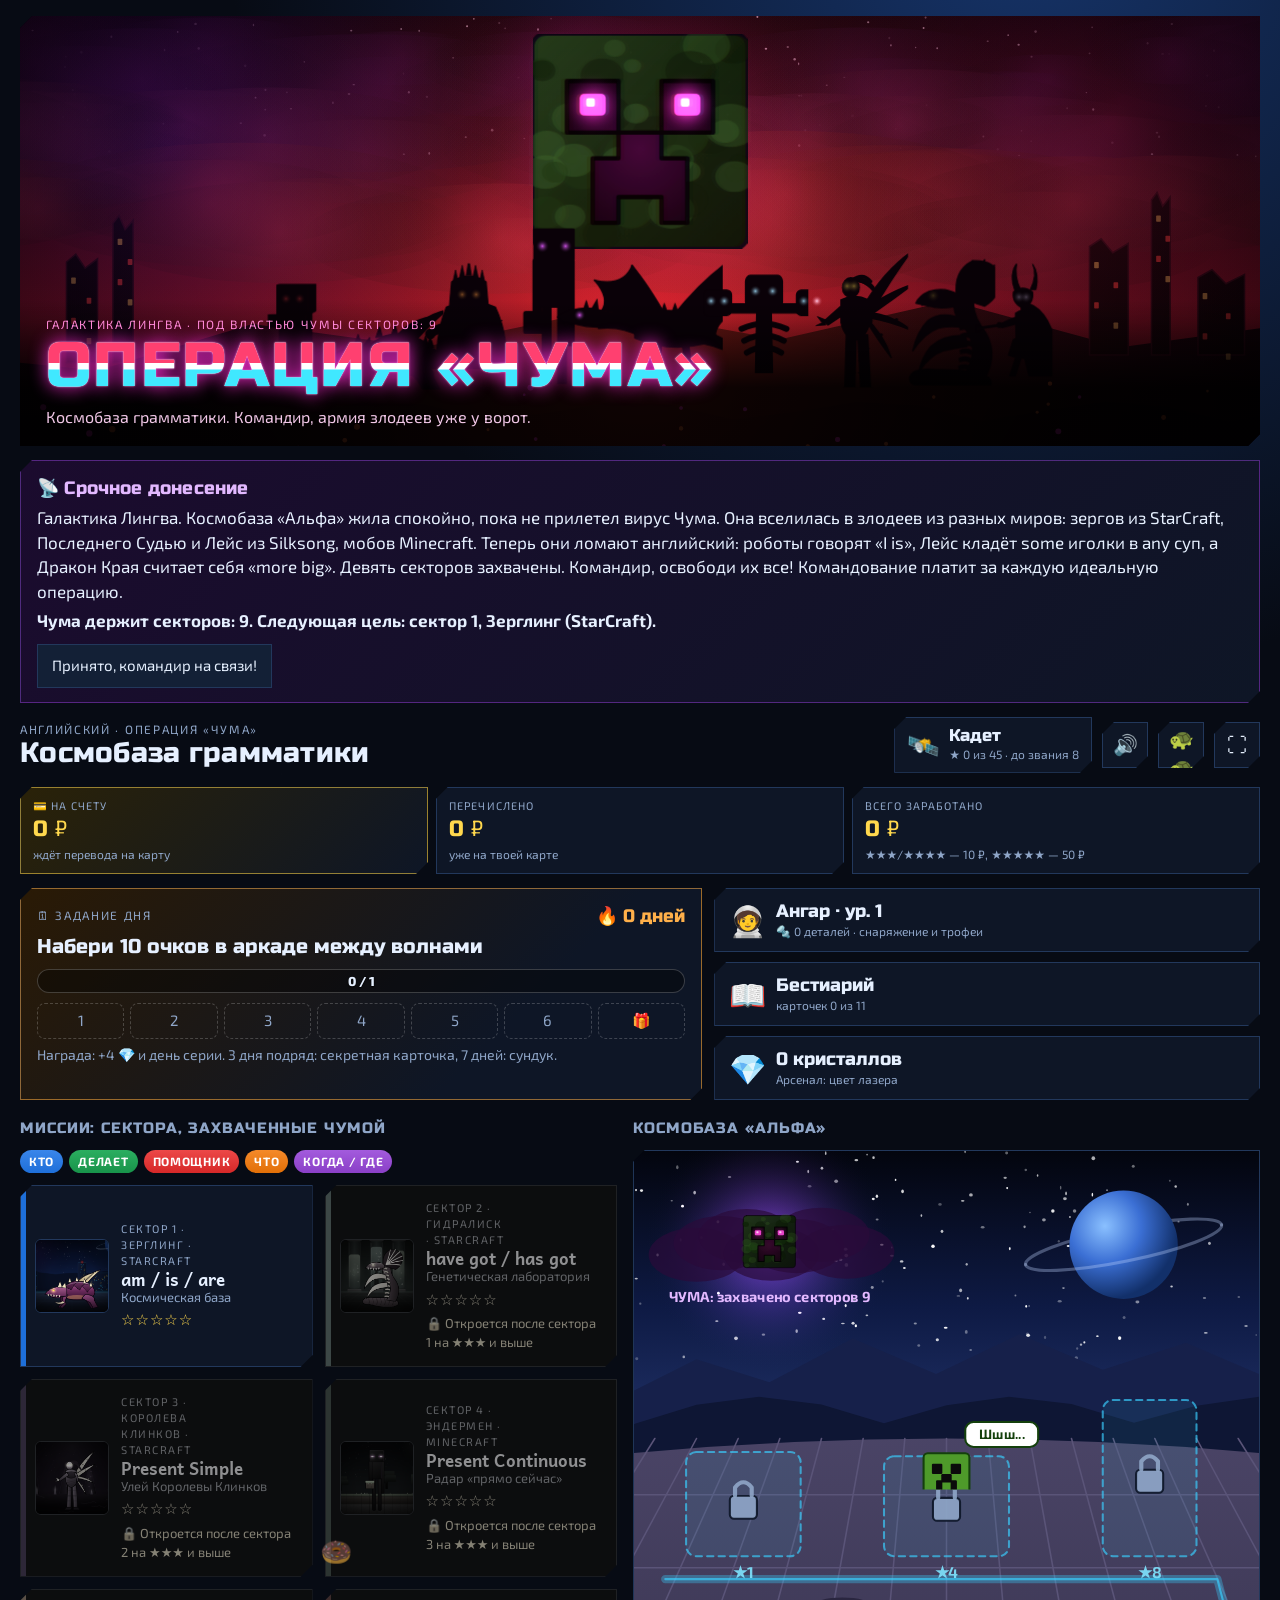
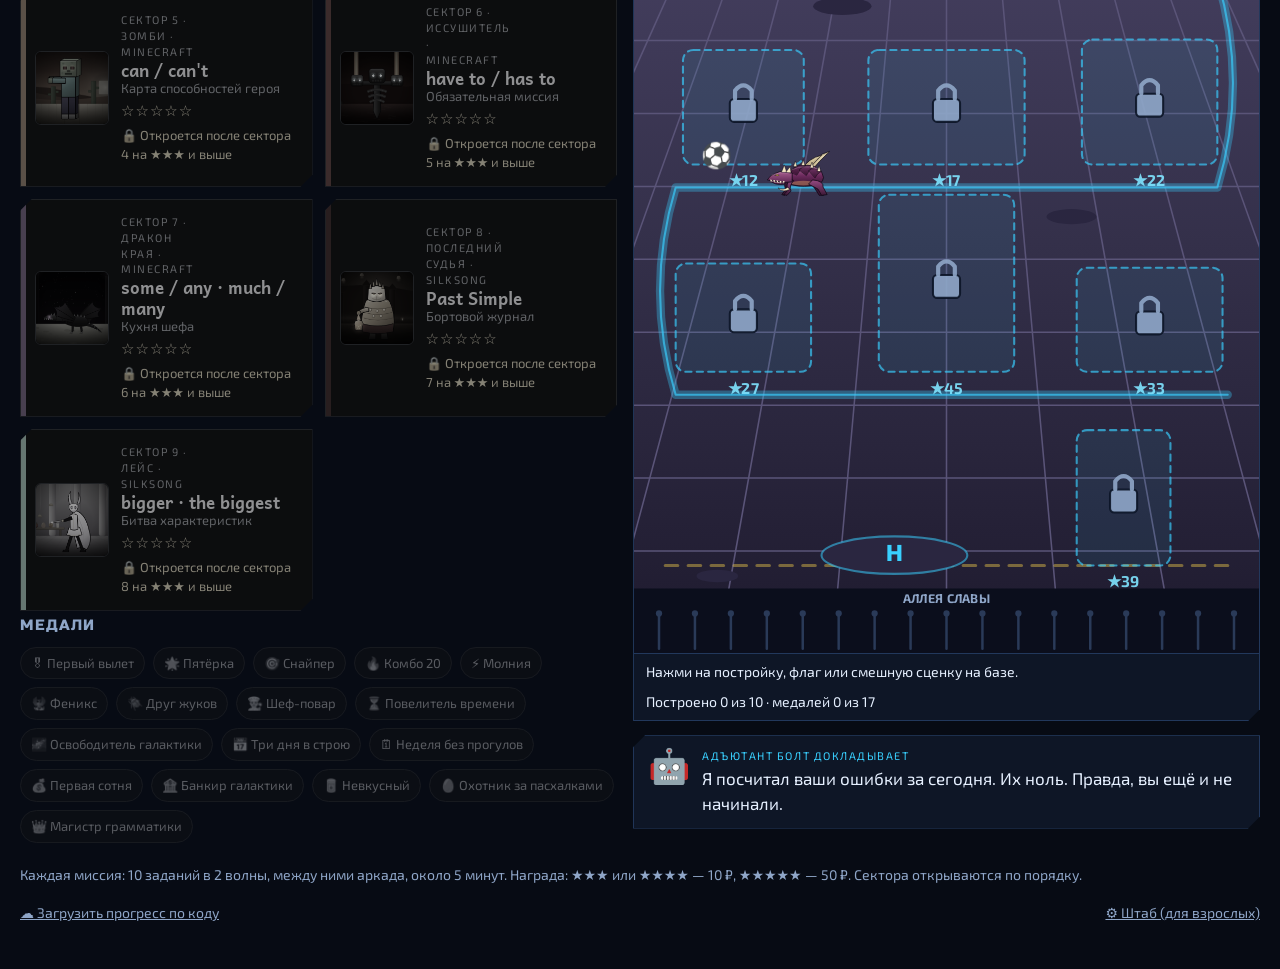
<file: index.html>
<!doctype html>
<meta charset="utf-8">
<meta name="viewport" content="width=device-width,initial-scale=1">
<title>Космобаза грамматики</title>
<meta name="claude:viewport-fit-sides" content="cover">
<link rel="preconnect" href="https://fonts.googleapis.com">
<link rel="stylesheet" href="https://fonts.googleapis.com/css2?family=Andika:wght@400;700&family=Russo+One&family=Exo+2:wght@400;600;700;800&display=swap">
<style>
/* Космобаза: тёмный HUD. Карта базы и секторов → брифинг босса → бой из 3 волн → итог. Штаб родителя под кодом. */
:root{
  --who:#1E6FD9; --do:#18934A; --help:#D62828; --what:#E26F07; --when:#8A3FC7;
  --who-d:#13489A; --do-d:#0E6331; --help-d:#961B1B; --what-d:#9C4C05; --when-d:#5E2A8A;
  --bg:#070B14; --panel:#0E1626; --panel2:#132036; --line:#22385C; --fg:#E6F0FF; --muted:#8FA6C8; --accent:#39D0FF; --accent-ink:#04121C;
  --gold:#FFD84D; --ok:#34D27B; --bad:#FF6B6B; --glitch:#B04BFF;
  --display:"Russo One","Exo 2",system-ui,sans-serif; --body:"Exo 2",system-ui,sans-serif; --en:"Andika","Exo 2",system-ui,sans-serif;
  color-scheme:dark;
}
html,body{height:100%}
body{margin:0;color:var(--fg);font-family:var(--body);font-size:17px;line-height:1.45;-webkit-tap-highlight-color:transparent;
  background:radial-gradient(1px 1px at 12% 18%,#ffffff88 50%,transparent 51%),radial-gradient(1px 1px at 72% 8%,#ffffff66 50%,transparent 51%),radial-gradient(1.5px 1.5px at 40% 62%,#9EC1FF77 50%,transparent 51%),radial-gradient(1px 1px at 88% 44%,#ffffff55 50%,transparent 51%),radial-gradient(1px 1px at 22% 86%,#ffffff55 50%,transparent 51%),radial-gradient(ellipse at 80% -10%,#16346A 0%,transparent 55%),var(--bg);background-attachment:fixed}
.wrap{max-width:1240px;margin:0 auto;padding-left:max(16px,env(safe-area-inset-left,0px));padding-right:max(16px,env(safe-area-inset-right,0px));padding-block:16px 40px}
button{font:inherit;color:inherit;cursor:pointer;border:0;background:none;touch-action:manipulation;-webkit-user-select:none;user-select:none}
button:focus-visible{outline:3px solid var(--accent);outline-offset:2px}
h1,h2,h3{font-family:var(--display);font-weight:400;margin:0;text-wrap:balance;letter-spacing:.01em}
.cut{clip-path:polygon(12px 0,100% 0,100% calc(100% - 12px),calc(100% - 12px) 100%,0 100%,0 12px)}
.eyebrow{font-size:12px;letter-spacing:.14em;text-transform:uppercase;color:var(--muted)}
.joke{color:var(--muted);font-size:15px}

/* шапка */
.top{display:flex;align-items:center;gap:10px;flex-wrap:wrap;margin-bottom:14px}
.top .brand{flex:1 1 240px;min-width:0}
.top h1{font-size:28px;line-height:1.1}
.chip{display:flex;align-items:center;gap:10px;padding:8px 12px;border:1px solid var(--line);background:var(--panel)}
.chip b{font-family:var(--display);font-weight:400;font-size:17px;display:block;line-height:1.15}
.chip small{color:var(--muted);font-size:12px;display:block}
.sound{width:46px;height:46px;border:1px solid var(--line);background:var(--panel);font-size:20px}
.wallet{display:grid;grid-template-columns:repeat(3,1fr);gap:8px;margin-bottom:14px}
.wallet>div{padding:10px 12px;border:1px solid var(--line);background:var(--panel)}
.wallet .lbl{font-size:11px;letter-spacing:.1em;text-transform:uppercase;color:var(--muted)}
.wallet .val{font-family:var(--display);font-size:22px;color:var(--gold);font-variant-numeric:tabular-nums}
.wallet .main{border-color:#FFD84D88;background:linear-gradient(135deg,#2A2208,#0E1626)}
.wallet .sub{font-size:12px;color:var(--muted)}

/* база */
.basebox{border:1px solid var(--line);background:#050912;overflow:hidden;position:relative}
.basebox svg{display:block;width:100%;height:auto}
.basecap{display:flex;justify-content:space-between;gap:10px;flex-wrap:wrap;padding:8px 12px;border-top:1px solid var(--line);font-size:14px;background:var(--panel)}
.basecap b{color:var(--accent);font-weight:700}
svg .bld{cursor:pointer}
svg .bld:hover .body{filter:brightness(1.25)}
.adj{display:flex;gap:12px;align-items:flex-start;margin:14px 0;padding:12px 14px;background:var(--panel);border:1px solid var(--line)}
.adj .bot{font-size:34px;line-height:1;flex:none}
.adj .who{font-size:11px;letter-spacing:.14em;text-transform:uppercase;color:var(--accent)}
.adj p{margin:2px 0 0}
.story{margin:14px 0;padding:14px 16px;border:1px solid #B04BFF66;background:linear-gradient(135deg,#1B0B2E,#0E1626)}
.story h3{font-size:18px;color:#E2B8FF;margin-bottom:4px}
.story p{margin:4px 0}
.sec-h{font-family:var(--display);font-size:15px;letter-spacing:.06em;margin:20px 0 10px;color:var(--muted);text-transform:uppercase}
.legend{display:flex;flex-wrap:wrap;gap:6px;margin:0 0 12px}
.legend span{font-size:12px;font-weight:700;letter-spacing:.06em;color:#fff;padding:3px 9px;border-radius:999px}

/* сектора */
.grid{display:grid;grid-template-columns:repeat(auto-fill,minmax(240px,1fr));gap:12px}
.tile{position:relative;text-align:left;display:flex;gap:12px;align-items:center;padding:14px;background:var(--panel);border:1px solid var(--line);min-height:96px;transition:transform .15s;overflow:hidden}
.tile:hover{transform:translateY(-2px)}
.tile::before{content:"";position:absolute;inset:0 auto 0 0;width:5px;background:var(--g)}
.tile .boss{font-size:38px;width:52px;text-align:center;flex:none;position:relative}
.tile.free .boss{filter:grayscale(1);opacity:.45}
.tile.free .boss::after{content:"✔";position:absolute;right:0;bottom:-4px;font-size:18px;color:var(--ok);filter:none}
.tile .tx{min-width:0;flex:1}
.tile .nn,.tile .tt,.tile .ts,.tile .st{display:block}
.tile .nn{font-size:11px;letter-spacing:.14em;color:var(--muted);text-transform:uppercase;padding-right:96px}
.tile .tt{font-family:var(--en);font-weight:700;font-size:17px;line-height:1.2}
.tile .ts{font-size:13px;color:var(--muted);line-height:1.25}
.tile .st{font-size:15px;letter-spacing:1px;margin-top:4px;color:var(--gold)}
.tile .now{position:absolute;top:8px;right:10px;font-size:10px;font-weight:700;letter-spacing:.08em;text-transform:uppercase;background:var(--accent);color:var(--accent-ink);padding:2px 7px;border-radius:999px}
.medals{display:flex;flex-wrap:wrap;gap:8px}
.med{display:flex;gap:6px;align-items:center;padding:6px 10px;border:1px solid var(--line);background:var(--panel);border-radius:999px;font-size:13px}
.med.off{opacity:.35;filter:grayscale(1)}
.foot{margin-top:22px;display:flex;justify-content:space-between;gap:12px;flex-wrap:wrap;color:var(--muted);font-size:14px}
.link{text-decoration:underline;color:var(--muted);padding:6px 0}

/* общие панели */
.panel{background:var(--panel);border:1px solid var(--line);padding:18px}
.bar{display:flex;align-items:center;gap:10px;margin-bottom:12px;flex-wrap:wrap}
.back{padding:8px 12px;border:1px solid var(--line);background:var(--panel);font-size:15px}
.big{display:block;width:100%;margin-top:16px;padding:16px;font-family:var(--display);font-size:22px;background:var(--accent);color:var(--accent-ink)}
.big.ghost{background:transparent;color:var(--fg);border:1px solid var(--line);font-size:18px;padding:12px}
.row{display:flex;gap:10px;flex-wrap:wrap;margin-top:12px;align-items:center}
.row .big{flex:1;min-width:140px}
.say{padding:10px 14px;border:1px solid var(--line);background:var(--panel2);font-size:15px}
.box{border-left:4px solid var(--accent);padding:8px 12px;margin:10px 0;background:#39D0FF12}
.box.trap{border-color:var(--help);background:#D6282818}
.box.gold{border-color:var(--gold);background:#FFD84D12}
.formula{display:flex;flex-wrap:wrap;gap:6px;align-items:center;margin:12px 0}
.formula .plus{color:var(--muted);font-weight:700}
.rules{display:grid;grid-template-columns:repeat(auto-fit,minmax(170px,1fr));gap:8px;margin-top:10px}
.rules div{padding:10px;border:1px solid var(--line);background:var(--panel2);font-size:14px}
.rules b{display:block;font-family:var(--display);font-weight:400;font-size:18px;color:var(--gold)}

/* бой */
.arena{position:relative;padding:14px 16px;background:var(--g);overflow:hidden;margin-bottom:10px}
.arena::after{content:"";position:absolute;inset:0;background:repeating-linear-gradient(0deg,#ffffff08 0 2px,transparent 2px 5px);pointer-events:none}
.arena .in{position:relative;display:flex;gap:14px;align-items:center;z-index:1}
.bossface{font-size:58px;line-height:1;animation:float 3s ease-in-out infinite;flex:none;position:relative}
@keyframes float{50%{transform:translateY(-6px)}}
.bossface.hit{animation:hit .45s}
@keyframes hit{0%{transform:none;filter:none}20%{transform:translateX(-10px) rotate(-8deg);filter:brightness(3) saturate(0)}50%{transform:translateX(8px) rotate(6deg)}100%{transform:none}}
.dmg{position:absolute;left:40px;top:-6px;font-family:var(--display);color:var(--gold);font-size:24px;animation:up .8s forwards;pointer-events:none;text-shadow:0 2px 0 #000}
@keyframes up{to{transform:translateY(-40px);opacity:0}}
.bossinfo{flex:1;min-width:0;color:#fff}
.bossinfo .nm{font-family:var(--display);font-size:20px;line-height:1.1}
.hp{height:14px;background:#00000066;border:1px solid #ffffff44;margin-top:6px;position:relative}
.hp i{position:absolute;inset:0 auto 0 0;background:linear-gradient(90deg,#FF4D4D,#FF9A3D);transition:width .4s}
.hp span{position:absolute;right:6px;top:-1px;font-size:11px;font-weight:700}
.hud{display:grid;grid-template-columns:repeat(4,1fr);gap:8px;margin-bottom:10px}
.hud div{padding:8px 10px;border:1px solid var(--line);background:var(--panel);font-size:12px;color:var(--muted);min-width:0}
.hud b{display:block;font-family:var(--display);font-weight:400;font-size:17px;color:var(--fg);white-space:nowrap;font-variant-numeric:tabular-nums}
.hud .stars b{color:var(--gold);letter-spacing:1px}
.hud .tm.late b{color:var(--muted)}
.tbar{height:4px;background:var(--line);margin-top:4px}.tbar i{display:block;height:100%;background:var(--accent)}
.hud .tm.late .tbar i{background:var(--muted)}
.combo{color:var(--gold)!important}
.ttype{display:inline-flex;align-items:center;gap:8px;font-size:13px;font-weight:700;letter-spacing:.08em;text-transform:uppercase;padding:5px 12px;border-radius:999px;margin-bottom:10px;color:#fff;background:var(--panel2);border:1px solid var(--line)}
.ttype.k-build{background:#1E6FD922;border-color:#1E6FD9}.ttype.k-choose{background:#E26F0722;border-color:#E26F07}.ttype.k-err{background:#D6282822;border-color:#D62828}.ttype.k-listen{background:#8A3FC722;border-color:#8A3FC7}
.ru{font-size:21px;font-weight:600;margin-bottom:14px}
.wave{float:right;font-size:12px;color:var(--muted);letter-spacing:.08em;text-transform:uppercase}

.blk{font-family:var(--en);font-weight:700;font-size:22px;line-height:1.1;color:#fff;padding:12px 16px 13px;border-radius:10px;min-height:52px;transition:transform .1s,box-shadow .1s,opacity .2s;text-shadow:0 1px 0 #0004}
.blk.small{font-size:15px;padding:6px 10px;min-height:0;border-radius:8px}
.r-w{background:linear-gradient(180deg,#3A86EA,var(--who));box-shadow:0 5px 0 var(--who-d)}
.r-d{background:linear-gradient(180deg,#2BAE60,var(--do));box-shadow:0 5px 0 var(--do-d)}
.r-h{background:linear-gradient(180deg,#EC4848,var(--help));box-shadow:0 5px 0 var(--help-d)}
.r-t{background:linear-gradient(180deg,#F48A2A,var(--what));box-shadow:0 5px 0 var(--what-d)}
.r-n{background:linear-gradient(180deg,#A35BDD,var(--when));box-shadow:0 5px 0 var(--when-d)}
.blk.small{box-shadow:none}
button.blk:active{transform:translateY(4px);box-shadow:0 1px 0 #0006}
.slots{display:flex;flex-wrap:wrap;gap:10px;min-height:70px;padding:12px;border:2px dashed var(--line);border-radius:12px;margin-bottom:16px;align-items:center;background:#00000033}
.slot{min-width:72px;min-height:52px;border:2px dashed;border-radius:10px;display:flex;align-items:center;justify-content:center;font-size:11px;font-weight:700;letter-spacing:.08em;opacity:.9}
.slot.s-w{border-color:var(--who);color:#7FB0F5}.slot.s-d{border-color:var(--do);color:#6FDC9A}.slot.s-h{border-color:var(--help);color:#F58A8A}.slot.s-t{border-color:var(--what);color:#F7B067}.slot.s-n{border-color:var(--when);color:#C79AF0}
.slot.s-plain{border-color:var(--line);color:var(--muted)}
.pool{display:flex;flex-wrap:wrap;gap:12px}
.used{opacity:.12;pointer-events:none}
.shake{animation:sh .35s}
@keyframes sh{20%,60%{transform:translateX(-6px)}40%,80%{transform:translateX(6px)}}
.glow{outline:4px solid var(--gold);outline-offset:3px;animation:pl 1s infinite}
@keyframes pl{50%{outline-offset:7px}}
.sent{font-family:var(--en);font-size:26px;font-weight:700;line-height:1.4;margin:6px 0 16px;padding:14px 16px;background:#00000040;border:1px solid var(--line);border-radius:12px}
.gap{display:inline-block;min-width:84px;border-bottom:4px solid var(--gold);text-align:center;color:var(--gold)}
.opts{display:grid;grid-template-columns:repeat(3,minmax(0,1fr));gap:10px}
.opts.wide{grid-template-columns:1fr}
@media (min-width:760px){.opts.wide{grid-template-columns:repeat(2,minmax(0,1fr))}}
@media (max-width:520px){.opts{grid-template-columns:repeat(2,minmax(0,1fr))}}
.opt{font-family:var(--en);font-size:22px;font-weight:700;padding:16px 12px;border:2px solid var(--line);border-radius:12px;background:linear-gradient(180deg,#1A2A46,#122038);box-shadow:0 4px 0 #0A1426;text-align:center}
.opts.wide .opt{font-size:18px;text-align:left}
.opt:active{transform:translateY(3px);box-shadow:0 1px 0 #0A1426}
.opt.no{opacity:.3;text-decoration:line-through}
.opt.yes,.tok.yes{background:var(--ok);border-color:var(--ok);color:#06210F;box-shadow:0 4px 0 #0E6331}
.toks{display:flex;flex-wrap:wrap;gap:10px;padding:14px;background:#00000040;border:1px solid var(--line);border-radius:12px}
.tok{font-family:var(--en);font-size:23px;font-weight:700;padding:12px 14px;border:2px solid var(--line);border-radius:10px;background:linear-gradient(180deg,#1A2A46,#122038);box-shadow:0 4px 0 #0A1426}
.tok.fine{border-color:var(--ok);color:var(--ok)}
.radio{display:flex;align-items:center;justify-content:center;gap:12px;margin:4px 0 16px}
.radio button{font-size:44px;width:96px;height:96px;border-radius:50%;background:radial-gradient(circle,#8A3FC7,#3A1660);box-shadow:0 0 0 6px #8A3FC744,0 0 30px #8A3FC7;animation:ping 1.6s infinite}
@keyframes ping{50%{box-shadow:0 0 0 14px #8A3FC722,0 0 40px #8A3FC7}}
.hint{min-height:28px;margin-top:14px;font-size:17px}
.hint .h{display:flex;gap:8px;padding:10px 12px;background:#D6282818;border:1px solid #D6282866;border-radius:10px}
.hint .g{padding:10px 12px;background:#34D27B1C;border:1px solid #34D27B77;border-radius:10px}
.hint .g .en{font-family:var(--en);font-weight:700;font-size:20px}
.flash{position:fixed;inset:0;pointer-events:none;background:radial-gradient(circle,#39D0FF55,transparent 60%);animation:fl .4s forwards;z-index:5}
@keyframes fl{to{opacity:0}}

/* итог */
.result{text-align:center}
.result .stars{font-size:50px;letter-spacing:4px;margin:6px 0;color:var(--gold)}
.result .stars span{display:inline-block;animation:pop .45s backwards}
.result .stars span:nth-child(2){animation-delay:.15s}.result .stars span:nth-child(3){animation-delay:.3s}.result .stars span:nth-child(4){animation-delay:.45s}.result .stars span:nth-child(5){animation-delay:.6s}
@keyframes pop{from{transform:scale(0)}70%{transform:scale(1.3)}}
.result h2{font-size:28px}
.stats{display:flex;justify-content:center;gap:10px;flex-wrap:wrap;margin:10px 0}
.stats div{padding:8px 14px;border:1px solid var(--line);background:var(--panel2);font-size:14px}
.stats b{display:block;font-family:var(--display);font-weight:400;font-size:20px}
.pay{margin:14px auto;max-width:460px;padding:14px;border:2px solid var(--gold);background:#FFD84D14;font-size:17px}
.pay b{font-family:var(--display);font-weight:400;font-size:32px;color:var(--gold);display:block}
.pay.off{border-color:var(--line);background:none;font-size:15px;color:var(--muted)}
.coin{display:inline-block;animation:spin 1s 2}
@keyframes spin{to{transform:rotateY(360deg)}}
.newm{margin:8px auto;max-width:460px;text-align:left}
.breakscr{text-align:center}
.breakscr .em{font-size:70px;margin:8px 0}

/* штаб */
.pin{max-width:320px;margin:0 auto;text-align:center}
.pin .disp{font-family:var(--display);font-size:34px;letter-spacing:14px;margin:14px 0;min-height:44px}
.pad{display:grid;grid-template-columns:repeat(3,1fr);gap:10px}
.pad button{font-family:var(--display);font-size:24px;padding:14px 0;border:1px solid var(--line);background:var(--panel2)}
.tbl{overflow-x:auto}
table{border-collapse:collapse;width:100%;font-size:15px;font-variant-numeric:tabular-nums}
th,td{padding:8px 6px;border-bottom:1px solid var(--line);text-align:left;vertical-align:top}
th{font-size:12px;letter-spacing:.08em;text-transform:uppercase;color:var(--muted);font-weight:600}
.pr h3{font-size:19px;margin:20px 0 8px}
.pr p{margin:6px 0;color:var(--muted)}
.err li{margin:6px 0}
.err .en{font-family:var(--en);font-weight:700}
.warn{color:var(--bad)}
.cfg{display:grid;grid-template-columns:1fr auto;gap:8px 12px;align-items:center;max-width:480px}
.cfg input{width:90px;font:inherit;padding:6px 8px;background:var(--bg);color:var(--fg);border:1px solid var(--line)}
.paybtn{padding:12px 16px;background:var(--gold);color:#241B00;font-weight:800}
.title{position:relative;height:clamp(230px,36vw,430px);margin-bottom:14px;overflow:hidden;background:#05000A}
.title canvas{position:absolute;inset:0;width:100%;height:100%;display:block}
.tov{position:absolute;left:0;right:0;bottom:0;padding:16px max(16px,2vw) 18px;background:linear-gradient(transparent,#000d 60%)}
.glt{font-size:clamp(30px,5.4vw,62px);color:#fff;position:relative;text-shadow:0 0 18px #FF2BD6,0 0 2px #fff;letter-spacing:.04em;line-height:1.05}
.glt::before,.glt::after{content:attr(data-t);position:absolute;left:0;top:0;width:100%;overflow:hidden;text-shadow:none}
.glt::before{color:#FF0040;clip-path:inset(0 0 55% 0);animation:g1 2.6s infinite steps(1);opacity:.75}
.glt::after{color:#00E0FF;clip-path:inset(55% 0 0 0);animation:g2 3.1s infinite steps(1);opacity:.75}
@keyframes g1{0%,86%{transform:translate(-2px,0)}88%{transform:translate(-9px,-2px)}92%{transform:translate(6px,1px)}96%{transform:translate(-3px,0)}}
@keyframes g2{0%,83%{transform:translate(2px,0)}86%{transform:translate(10px,2px)}90%{transform:translate(-7px,0)}}
.tov p{margin:6px 0 0;color:#F2C8E8;font-size:16px}
.tov .eyebrow{color:#FF8AD8}
.fs{width:46px;height:46px;border:1px solid var(--line);background:var(--panel);font-size:20px}
.rule{margin:12px 0 4px;padding:12px 14px;background:#0F1E38;border:1px solid #2E5A8C;border-left:4px solid var(--gold);font-size:16px;line-height:1.45}
.rule .rh{font-family:var(--display);color:var(--gold);font-size:15px;letter-spacing:.04em;margin-bottom:4px}
.ru2{margin-top:6px;font-size:18px;color:#BFE3FF}
.rule2{margin:12px 0 4px}
.rule2 .formula{margin:0 0 8px}
.rule2 .box{margin:6px 0}
.rule .rt{margin-top:6px;font-size:15px;opacity:.9}
.tile.lock{filter:grayscale(.85) brightness(.6);cursor:not-allowed}
.tile.done5{cursor:default;outline:2px solid var(--gold)}
.tile .lk{display:block;margin-top:4px;font-size:13px;color:var(--gold)}
.basecv{display:block;width:100%;aspect-ratio:6/10;height:auto;cursor:pointer}
@media (min-width:1000px){.basecv{aspect-ratio:auto;height:900px}}
.homecols{display:grid;gap:16px}
.colL,.colR{min-width:0}
.colR .sec-h,.colL .sec-h{margin-top:4px}
.pic{display:flex;gap:10px 18px;justify-content:center;align-items:center;flex-wrap:wrap;padding:14px 12px;margin:0 0 14px;border-radius:14px;background:radial-gradient(ellipse at 50% 30%,#1E3A66,#0B1426 75%);border:1px solid var(--line);font-family:"Segoe UI Emoji","Noto Color Emoji","Apple Color Emoji",sans-serif;line-height:1;min-height:76px}
.pic .it{position:relative;font-size:56px;display:inline-flex;gap:2px;filter:drop-shadow(0 4px 6px #0008)}
.pic .it.pl{font-size:38px}
.pic .it.tm{font-size:34px;opacity:.9;padding:6px 10px;border-radius:12px;background:#ffffff14}
.pic .it.no::after{content:"";position:absolute;inset:-6px;background:linear-gradient(45deg,transparent 44%,#FF3B3B 44%,#FF3B3B 56%,transparent 56%),linear-gradient(-45deg,transparent 44%,#FF3B3B 44%,#FF3B3B 56%,transparent 56%);border-radius:8px;opacity:.9}
.pic .q{font-size:44px;color:var(--gold)}
.egg{background:none!important;border:0!important;box-shadow:none!important;min-height:0;width:auto;position:absolute;z-index:6;font-size:26px;line-height:1;padding:4px;opacity:.6;transition:transform .2s,opacity .2s;animation:wob 3s ease-in-out infinite;font-family:"Segoe UI Emoji","Noto Color Emoji",sans-serif}
.egg:hover{opacity:1;transform:scale(1.3)}
@keyframes wob{50%{transform:rotate(12deg) translateY(-3px)}}
.view{position:relative}
#toast{position:fixed;left:50%;bottom:18px;transform:translateX(-50%) translateY(200px);visibility:hidden;max-width:min(560px,calc(100% - 32px));z-index:20;padding:12px 16px;background:#16233C;border:2px solid var(--gold);color:var(--fg);font-size:16px;transition:transform .3s;box-shadow:0 10px 30px #000a}
#toast.on{transform:translateX(-50%) translateY(0);visibility:visible}
.tile img.boss{width:72px;height:72px;flex:none;border:1px solid var(--line);background:#000;border-radius:6px}
.tile.free img.boss{filter:grayscale(1) brightness(.55)}
.battle{display:grid;gap:12px}
.scene{min-width:0}
.stage{position:relative;height:clamp(250px,46vh,400px);overflow:hidden;background:#000}
.stage canvas{position:absolute;inset:0;width:100%;height:100%;display:block}
.bosshud{position:absolute;left:12px;top:10px;width:min(46%,340px);color:#fff;z-index:2;text-shadow:0 1px 3px #000}
.bosshud .eyebrow{color:#ffffffbb}
.bstage{margin-bottom:12px}
@media (min-width:1000px){.battle{grid-template-columns:minmax(0,1.1fr) minmax(0,1fr);align-items:start}.scene{position:sticky;top:12px}.stage{height:min(66vh,580px)}.bstage{height:min(48vh,440px)}.homecols{grid-template-columns:minmax(0,1fr) minmax(0,1.05fr);align-items:start}.colL .grid{grid-template-columns:repeat(2,1fr)}}
kbd{display:none}
@media (hover:hover) and (pointer:fine){kbd{display:inline-block;font:700 11px/1 var(--body);color:#ffffffaa;border:1px solid #ffffff55;border-radius:4px;padding:2px 4px;margin-right:8px;vertical-align:middle;text-shadow:none}}
@media (max-width:520px){.top h1{font-size:23px}.sent{font-size:22px}.blk{font-size:20px;padding:10px 13px 11px}.hud{grid-template-columns:repeat(2,1fr)}.wallet .val{font-size:18px}.wallet>div{padding:8px}.bossface{font-size:46px}.result .stars{font-size:40px}}
[hidden]{display:none!important}
/* ===== v6 ===== */
.hq{display:grid;gap:12px;margin-bottom:14px}
@media (min-width:860px){.hq{grid-template-columns:minmax(0,1.25fr) minmax(0,1fr)}}
.dq{padding:14px 16px;background:linear-gradient(135deg,#2A1A05,#0E1626 70%);border:1px solid #FFB04A88}
.dq.dn{background:linear-gradient(135deg,#0B3A22,#0E1626 70%);border-color:#34D27B88}
.dq-h{display:flex;justify-content:space-between;align-items:center;gap:10px}
.streak{font-family:var(--display);color:#FFB04A;font-size:18px}
.dq-t{font-family:var(--display);font-size:20px;line-height:1.2;margin:6px 0 10px}
.dq-bar{position:relative;height:22px;background:#00000066;border:1px solid #ffffff33;border-radius:999px;overflow:hidden}
.dq-bar i{position:absolute;inset:0 auto 0 0;background:linear-gradient(90deg,#FF9A3D,#FFD84D);transition:width .4s}
.dq-bar span{position:absolute;inset:0;display:flex;align-items:center;justify-content:center;font-weight:800;font-size:13px;text-shadow:0 1px 2px #000}
.dq-track{display:flex;gap:6px;margin:10px 0 6px}
.dc{flex:1;min-width:0;height:34px;display:flex;align-items:center;justify-content:center;border:1px dashed #ffffff33;border-radius:8px;font-size:15px;color:var(--muted)}
.dc.on{border:1px solid #FFB04A;background:#FFB04A22;font-size:18px}
.dq-r{font-size:14px;color:var(--muted)}
.chestb{background:linear-gradient(180deg,#FFD84D,#E09A00);color:#2A1A00;animation:pl 1s infinite;outline:3px solid #FFD84D55}
.hq-btns{display:grid;gap:10px;grid-template-columns:repeat(2,minmax(0,1fr))}
@media (min-width:860px){.hq-btns{grid-template-columns:1fr}}
.hqb{display:grid;grid-template-columns:auto 1fr;grid-template-rows:auto auto;column-gap:10px;align-items:center;text-align:left;padding:12px 14px;background:var(--panel);border:1px solid var(--line);min-height:64px;transition:transform .15s}
.hqb:hover{transform:translateY(-2px);border-color:var(--accent)}
.hqb .ic{grid-row:span 2;font-size:30px;line-height:1}
.hqb b{font-family:var(--display);font-weight:400;font-size:18px;line-height:1.1}
.hqb small{color:var(--muted);font-size:12px;line-height:1.2}
@media (max-width:620px){.hq-btns{grid-template-columns:1fr}}
/* разъёмы */
.cnpool{gap:14px 20px}
.blk.cn{position:relative}
.blk.hasL{padding-left:30px}
.blk.hasR{padding-right:20px;margin-right:8px}
.blk .plug{position:absolute;right:-13px;top:50%;width:20px;height:20px;margin-top:-10px;filter:drop-shadow(0 2px 0 #0007);pointer-events:none}
.blk .sock{position:absolute;left:6px;top:50%;width:18px;height:18px;margin-top:-9px;pointer-events:none}
.blk .plug svg,.blk .sock svg{width:100%;height:100%;display:block}
.blk .plug svg{fill:#FFE27A;stroke:#3A2A00;stroke-width:1.3}
.blk .sock svg{fill:#0000009c;stroke:#FFE27A;stroke-width:1.3;stroke-dasharray:2 1.5}
.blk .plug.nope svg{animation:nope .6s}
@keyframes nope{0%,100%{fill:inherit}30%,70%{fill:#FF3030;transform:scale(1.35)}}
.bounce{animation:bnc .52s cubic-bezier(.3,1.6,.5,1)}
@keyframes bnc{0%{transform:none}30%{transform:translateY(-34px) rotate(-8deg) scale(1.06)}55%{transform:translateY(8px) rotate(5deg)}75%{transform:translateY(-6px) rotate(-2deg)}100%{transform:none}}
.shp{width:1.1em;height:1.1em;vertical-align:-.18em;fill:#FFD84D;stroke:#0008;stroke-width:.8}
.shp.sb{width:1.35em;height:1.35em;vertical-align:-.3em}
.shp.oS{width:20px;height:20px;margin-right:8px;fill:#CFE6FF}
.shp.gapS{width:28px;height:28px;vertical-align:-.15em;fill:none;stroke:#FFD84D;stroke-width:1.4;stroke-dasharray:2 1.6}
.cnleg{display:flex;flex-wrap:wrap;gap:6px 14px;border-color:var(--gold);background:#FFD84D10}
.cnleg span{white-space:nowrap}
.cnhint{margin:-6px 0 14px;font-size:16px;color:#FFE79A}
.slots .placed{box-shadow:none}
/* злодей и сценки */
.villain{display:flex;gap:12px;align-items:center;padding:12px 14px;margin:0 0 14px;background:linear-gradient(135deg,#2A0A18,#120A1E);border:1px solid #FF3B6B66}
.villain img{width:76px;height:76px;flex:none;border-radius:10px;border:1px solid #FF3B6B88}
.villain .vq{font-family:var(--en);font-weight:700;font-size:24px;line-height:1.3;color:#FFD6E0}
.villain .vq span{opacity:.25;transition:opacity .2s,color .2s}
.villain .vq span.on{opacity:1;color:#fff}
.tok.badw{background:#5A0A14;border-color:#FF4D4D;color:#FFB3B3;text-decoration:line-through}
.ttype.k-fix{background:#FF3B6B22;border-color:#FF3B6B}.ttype.k-time{background:#39D0FF22;border-color:#39D0FF}.ttype.k-scene{background:#FFD84D22;border-color:#FFD84D}
.scn,.tscene{position:relative;height:clamp(150px,26vh,230px);margin:0 0 14px;border-radius:14px;overflow:hidden;background:radial-gradient(ellipse at 50% 120%,#1E3A66,#0B1426 70%);border:1px solid var(--line);cursor:pointer;font-family:"Segoe UI Emoji","Noto Color Emoji","Apple Color Emoji",sans-serif}
.actors{position:absolute;inset:0;display:flex;align-items:center;justify-content:center;gap:clamp(10px,4vw,40px);padding:0 16px}
.act{position:relative;font-size:clamp(46px,9vw,84px);line-height:1;filter:drop-shadow(0 6px 8px #000a);animation:aIn .5s backwards}
.act .zz{position:absolute;right:-18px;top:-22px;font-size:.45em;animation:zz 1.6s infinite}
@keyframes zz{0%{transform:translate(0,0);opacity:0}30%{opacity:1}100%{transform:translate(14px,-26px);opacity:0}}
@keyframes aIn{from{transform:scale(0) rotate(-20deg);opacity:0}}
.a-in{animation:aIn .5s backwards}
.a-fly{animation:aIn .5s backwards,aFly 2.4s .5s ease-in-out infinite}@keyframes aFly{50%{transform:translate(30px,-34px) rotate(-12deg)}}
.a-run{animation:aIn .5s backwards,aRun 1.6s .5s ease-in-out infinite}@keyframes aRun{0%,100%{transform:translateX(-40px) scaleX(1)}49%{transform:translateX(40px) scaleX(1)}50%{transform:translateX(40px) scaleX(-1)}99%{transform:translateX(-40px) scaleX(-1)}}
.a-swim{animation:aIn .5s backwards,aSwim 1.8s .5s ease-in-out infinite}@keyframes aSwim{25%{transform:translate(12px,8px) rotate(8deg)}75%{transform:translate(-12px,-6px) rotate(-8deg)}}
.a-jump{animation:aIn .5s backwards,aJump .8s .5s cubic-bezier(.3,0,.7,1) infinite}@keyframes aJump{50%{transform:translateY(-46px)}}
.a-dance{animation:aIn .5s backwards,aDance .9s .5s ease-in-out infinite}@keyframes aDance{25%{transform:rotate(-18deg) translateY(-6px)}75%{transform:rotate(18deg) translateY(-6px)}}
.a-eat{animation:aIn .5s backwards,aEat .5s .5s ease-in-out infinite}@keyframes aEat{50%{transform:scale(1.18,.86)}}
.a-sleep{animation:aIn .5s backwards,aSleep 3s .5s ease-in-out infinite;transform-origin:50% 90%}@keyframes aSleep{50%{transform:rotate(-16deg)}}
.a-work{animation:aIn .5s backwards,aWork .4s .5s ease-in-out infinite}@keyframes aWork{50%{transform:rotate(-10deg) translateY(-4px)}}
.a-sing{animation:aIn .5s backwards,aDance 1.4s .5s ease-in-out infinite}
.a-fight{animation:aIn .5s backwards,aFight .9s .5s ease-in-out infinite}@keyframes aFight{40%{transform:translateX(26px) rotate(10deg)}55%{transform:translateX(-4px)}}
.a-bob{animation:aIn .5s backwards,float 2.2s .5s ease-in-out infinite}
.a-grow{animation:aIn .5s backwards,aGrow 2.6s .6s ease-in-out infinite}@keyframes aGrow{50%{transform:scale(1.5)}}
.a-shrink{animation:aIn .5s backwards,aShrink 2.6s .6s ease-in-out infinite}@keyframes aShrink{50%{transform:scale(.6)}}
.a-no{font-size:clamp(34px,6vw,56px);animation:aIn .4s 1.6s backwards}
.a-q{font-size:clamp(34px,6vw,56px);animation:aIn .4s .9s backwards,float 1.4s 1.3s infinite}
.tm2{position:absolute;right:12px;top:10px;font-size:34px;padding:6px 10px;border-radius:12px;background:#ffffff14}
/* ползунок времени */
.tscene{cursor:default}
.tscene.t-0{filter:sepia(.75) saturate(.8) brightness(.9)}
.tscene.t-0 .act{animation-play-state:paused}
.tscene.t-2 .actors{gap:clamp(6px,2vw,20px)}
.tscene.t-2::after{content:"📅 📅 📅";position:absolute;left:12px;bottom:10px;font-size:22px;letter-spacing:6px;opacity:.85}
.tbadge{position:absolute;right:12px;top:10px;font:700 15px/1 var(--body);padding:7px 11px;border-radius:999px;background:#000a;border:1px solid #ffffff44;color:#fff}
.t-1 .tbadge{background:#C8102E;border-color:#FF6B6B;animation:pl 1s infinite}
.tsent .tv{display:inline-block;padding:0 8px;border-radius:8px;background:#39D0FF22;border-bottom:4px solid var(--accent);color:#BFF0FF}
.tsig{color:var(--gold)}
.tslider{margin:4px 0 6px}
.tslider input{width:100%;accent-color:var(--accent);height:34px}
.tlabels{display:grid;grid-template-columns:repeat(3,1fr);gap:8px}
.tlabels button{padding:12px 6px;border:2px solid var(--line);border-radius:12px;background:var(--panel2);font-size:16px;font-weight:700}
.tlabels button.on{border-color:var(--accent);background:#39D0FF26;color:#fff}
/* аркада */
.arc-top{display:flex;justify-content:space-between;align-items:center;gap:10px;flex-wrap:wrap;margin-bottom:8px}
.arc-hud{display:flex;gap:16px;font-size:15px;color:var(--muted)}
.arc-hud b{font-family:var(--display);font-weight:400;font-size:22px;color:var(--gold)}
.arcbar{height:8px;background:var(--line);margin-bottom:10px;border-radius:999px;overflow:hidden}
.arcbar i{display:block;height:100%;width:100%;background:linear-gradient(90deg,#FF6B6B,#FFD84D,#39D0FF)}
.arcstage{position:relative;height:clamp(340px,66vh,660px);background:#000;overflow:hidden}
.arcstage canvas{position:absolute;inset:0;width:100%;height:100%;display:block;touch-action:none}
.arc-ov{position:absolute;inset:0;display:flex;align-items:center;justify-content:center;padding:16px;background:#000a;z-index:2}
.arc-ov[hidden]{display:none}
.arc-card{max-width:520px;width:100%;text-align:center;padding:20px;background:var(--panel);border:1px solid var(--accent)}
.arc-card h2{font-size:28px;margin:6px 0}
.arc-help{margin-top:10px;color:var(--muted);font-size:15px}
/* бестиарий и арсенал */
.cards{display:grid;gap:14px;grid-template-columns:repeat(auto-fill,minmax(280px,1fr))}
.card{display:flex;flex-direction:column;background:var(--panel);border:1px solid var(--line);overflow:hidden}
.card.lv1{border-color:#CD7F32}.card.lv2{border-color:#C0C8D8}.card.lv3{border-color:#FFD84D;box-shadow:0 0 22px #FFD84D33}
.card .ph{position:relative;aspect-ratio:16/10;background:#000;display:flex;align-items:center;justify-content:center;overflow:hidden}
.card .ph img{width:100%;height:100%;object-fit:cover}
.card .ph .emo{font-size:96px;font-family:"Segoe UI Emoji","Noto Color Emoji",sans-serif;filter:drop-shadow(0 8px 12px #000)}
.card.locked .ph img,.card.locked .ph .emo{filter:brightness(0) drop-shadow(0 0 2px #39D0FF88)}
.card .ph .q{position:absolute;font-family:var(--display);font-size:64px;color:#39D0FF88}
.card .lvb{position:absolute;right:8px;top:8px;font-size:30px;font-family:"Segoe UI Emoji","Noto Color Emoji",sans-serif}
.card .cb{padding:12px 14px}
.card h3{font-size:20px;margin:2px 0 8px}
.facts{list-style:none;margin:0;padding:0;display:grid;gap:6px}
.fact{width:100%;text-align:left;padding:8px 10px;border:1px solid var(--line);border-radius:10px;background:var(--panel2)}
.fact .en{font-family:var(--en);font-weight:700;font-size:17px}
.fact .ruf{display:block;font-size:14px;color:var(--muted);max-height:0;overflow:hidden;transition:max-height .3s}
.fact.open .ruf{max-height:60px;margin-top:2px}
.lockf{padding:8px 10px;border:1px dashed var(--line);border-radius:10px;color:var(--muted);font-size:14px}
.ars{margin-bottom:16px}
.lasers{display:grid;gap:10px;grid-template-columns:repeat(auto-fill,minmax(130px,1fr));margin-top:10px}
.lz{display:flex;flex-direction:column;align-items:center;gap:6px;padding:12px;border:1px solid var(--line);background:var(--panel2)}
.lz.on{border-color:var(--gold);background:#FFD84D18}
.lz.poor{opacity:.55}
.lz .sw{width:70%;height:8px;border-radius:999px}
.lz small{color:var(--muted)}
.gold{color:var(--gold)}
/* блиц */
.chips{display:flex;flex-wrap:wrap;gap:8px;align-items:center}
.chipb{padding:9px 14px;border:1px solid var(--line);border-radius:999px;background:var(--panel2);font-size:15px}
.chipb.on{border-color:var(--accent);background:#39D0FF26;color:#fff;font-weight:700}
.addp{display:inline-flex;gap:4px}
.addp input{width:130px;font:inherit;padding:8px 10px;background:var(--bg);color:var(--fg);border:1px solid var(--line);border-radius:999px}
.bz-top{display:flex;justify-content:space-between;align-items:center;margin-bottom:8px}
.bz-sc b{font-family:var(--display);font-weight:400;font-size:30px;color:var(--gold)}
.bz-q{font-family:var(--en);font-weight:700;font-size:clamp(28px,6vw,44px);text-align:center;margin:18px 0 22px;padding:20px 12px;background:#00000040;border:1px solid var(--line);border-radius:14px}
.bz-o .opt{font-size:24px;padding:20px 10px}
.rec tr.fresh td{background:#FFD84D22}
@media (max-width:520px){.villain .vq{font-size:20px}.villain img{width:58px;height:58px}.tlabels button{font-size:14px}.blk.hasL{padding-left:26px}}

/* v8 дуэль */
.duel-atk{border-color:#FF3B3B;box-shadow:0 0 0 1px #FF3B3B55,0 0 24px #FF3B3B33;animation:atk .5s ease-out}
@keyframes atk{0%{transform:translateX(30px);opacity:.2}60%{transform:translateX(-6px)}100%{transform:none;opacity:1}}
.dbad{color:#FF6A6A;text-decoration:underline wavy #FF3B3B;font-weight:700}.dgood{color:#5CF29A!important;-webkit-text-fill-color:#5CF29A;font-weight:700}
.dtimer{position:relative;height:22px;border-radius:11px;background:#0B1426;border:1px solid var(--line);overflow:hidden;margin:10px 0}
.dtimer i{position:absolute;inset:0 auto 0 0;width:100%;background:linear-gradient(90deg,#39D0FF,#7CF2C0);transition:width .1s linear}
.dtimer i.hot{background:linear-gradient(90deg,#FF3B3B,#FFB000)}
.dtimer span{position:absolute;inset:0;display:grid;place-items:center;font-weight:700;font-size:13px;color:#fff;text-shadow:0 1px 2px #000}
.dsuper{display:flex;align-items:center;gap:10px;margin:10px 0;color:var(--muted);font-size:13px}
.dch{display:flex;gap:5px}.dch i{width:22px;height:10px;border-radius:5px;background:#1A2A3A;border:1px solid #2A3A58}
.dch i.on{background:linear-gradient(90deg,#FFB000,#FF3BD4);box-shadow:0 0 8px #FF3BD4}
.superb{background:linear-gradient(90deg,#FF3BD4,#FFB000)!important;color:#1A0612!important;animation:pulse 1s infinite;margin-bottom:8px}
@keyframes pulse{50%{transform:scale(1.04)}}

/* v9 диалог */
.chat{display:grid;gap:8px;margin:8px 0}
.cbub{display:flex;gap:10px;align-items:flex-start;max-width:92%;padding:8px 12px;border-radius:14px;background:#122040;border:1px solid var(--line);opacity:.7;font-size:15px}
.cbub img{width:40px;height:40px;border-radius:10px;flex:none}.cbub .hav{font-size:30px;line-height:1;flex:none}
.cbub.h{margin-left:auto;flex-direction:row-reverse;text-align:right;background:#0F3A3A;border-color:#2A7A6A}
.cbub.now{opacity:1;max-width:100%}.cbub.b.now{border-color:#FF3B3B;box-shadow:0 0 18px #FF3B3B33;animation:atk .5s ease-out}
.cbub .cw{font-size:12px;color:var(--muted);margin-bottom:2px}.cbub .vq{font-size:20px;font-weight:700}
.cbub.h.now{max-width:100%;width:100%}.tslots{justify-content:flex-end;margin:4px 0 0}

/* v10 ангар, лут */
.hang .hlv{display:flex;align-items:center;gap:12px;flex-wrap:wrap;margin:6px 0}.hang .hl{font-family:var(--display);font-size:26px;color:#FFD84D}.hang .hlv .dq-bar{flex:1;min-width:180px}.hang .hp2{font-weight:700}
.gear{display:grid;gap:10px;grid-template-columns:repeat(auto-fit,minmax(240px,1fr));margin:10px 0 16px}
.gi{display:flex;gap:12px;padding:12px;background:var(--panel);border:1px solid var(--line)}.gi .ge{font-size:40px;line-height:1}.gi .gl{color:#FFD84D}.gi .gd{font-size:14px;margin:4px 0}.gi .gn{font-size:13px;color:var(--muted);margin-bottom:6px}
.gb[disabled]{opacity:.45}
.tros{display:grid;gap:8px;grid-template-columns:repeat(auto-fit,minmax(200px,1fr))}.tro{display:grid;grid-template-columns:auto 1fr;column-gap:10px;padding:10px;background:var(--panel);border:1px solid var(--line)}
.tro span{grid-row:span 2;font-size:34px}.tro small{color:var(--muted)}.tro.off{opacity:.5}
.loot{border-color:#FFD84D!important}
.gearov{position:absolute;left:8px;bottom:8px;display:flex;gap:6px;font-size:15px;pointer-events:none;z-index:2}.gearov span{background:#0B1426CC;border:1px solid #2A3A58;border-radius:8px;padding:2px 6px;color:#fff}
.gearov .glv{color:#FFD84D}.gearov .drone{position:absolute;left:4vw;bottom:min(28vw,190px);font-size:26px;font-style:normal;animation:drn 2.4s ease-in-out infinite}
@keyframes drn{50%{transform:translate(10px,-12px) rotate(8deg)}}

/* v11 суперспособности */
.pwban{margin:6px 0;padding:8px 12px;border-radius:12px;background:linear-gradient(90deg,#4A0A3A,#2A0A4A);border:1px solid #FF3BD4;color:#FFD6F2;animation:atk .5s}
.pw-jit .opt{animation:jit .35s infinite}.pw-jit .opt:nth-child(2){animation-delay:.12s}.pw-jit .opt:nth-child(3){animation-delay:.22s}
@keyframes jit{25%{transform:translate(6px,-5px)}50%{transform:translate(-5px,4px)}75%{transform:translate(4px,6px)}}
.acid{position:absolute;width:62px;height:42px;border-radius:50% 40% 55% 45%;background:radial-gradient(circle at 35% 35%,#C8FF6A,#5ABF1A 60%,#2E7A0A);cursor:pointer;box-shadow:0 0 12px #7CFF3A;z-index:3}
.pw-blur .opt{animation:blr 4.5s forwards}@keyframes blr{0%,60%{filter:blur(7px)}100%{filter:none}}
.pw-dark{position:relative}.pw-dark::after{content:"";position:absolute;inset:0;background:#000;pointer-events:none;animation:drk 5s forwards;border-radius:inherit}
@keyframes drk{0%,40%{opacity:.93}100%{opacity:0}}
.pw-fire .opt{animation:fir .6s infinite alternate}@keyframes fir{to{box-shadow:0 0 16px #FF6A1A,inset 0 0 12px #FF3B1A}}
.pw-hide{animation:hid 4s forwards}@keyframes hid{0%,75%{color:transparent;text-shadow:0 0 12px #8A8A8A}100%{color:inherit}}
.pw-hide .dbad{animation:hid 4s forwards}
.pw-spin .opt{animation:spn 1.6s ease-in-out infinite}@keyframes spn{25%{transform:rotate(-14deg)}75%{transform:rotate(14deg)}}

/* v12 облако и мини-игры */
#cloud-dlg{position:fixed;inset:0;background:rgba(0,0,0,.7);display:flex;align-items:center;justify-content:center;z-index:99}
#cloud-dlg[hidden]{display:none}
.cloud-card{background:#0E1A2E;border:1px solid #3BD4FF;padding:20px;max-width:420px;width:90%}
#cl-code{font-size:32px;letter-spacing:12px;width:160px;text-align:center}
#b-cloud{margin-right:12px}
.arcl{display:grid;gap:8px;margin:8px 0}.arci{display:flex;justify-content:space-between;align-items:center;gap:10px}
#arc-quit{position:fixed;top:12px;right:12px;z-index:50}
/* v13 Матерь мхов */
#v-moss{position:relative}
.mm-top{display:flex;justify-content:space-between;align-items:center;margin-bottom:6px}
.mm-stage{position:relative;display:grid;grid-template-columns:minmax(150px,1fr) 2fr;gap:16px;padding:16px;min-height:540px;overflow:hidden}
.mm-boss{position:relative;display:flex;flex-direction:column;align-items:center;justify-content:center;z-index:2}
.mm-svg{width:100%;max-width:220px;animation:mmf 3s ease-in-out infinite;filter:drop-shadow(0 0 18px rgba(80,200,80,.45))}
@keyframes mmf{50%{transform:translateY(-10px) rotate(2deg)}}
.mm-boss.hit .mm-svg{animation:mmh .45s}@keyframes mmh{30%{transform:translateX(14px) rotate(8deg);filter:brightness(2) drop-shadow(0 0 20px #fff)}}
.mm-hair{animation:mmhair 2s ease-in-out infinite;transform-origin:60px 60px}@keyframes mmhair{50%{transform:scale(1.04,.97)}}
.mm-hp{font-size:22px;margin-top:6px}
.mm-say{position:absolute;top:0;left:50%;transform:translateX(-50%);background:#fff;color:#123;border-radius:14px;padding:6px 12px;font-weight:700;opacity:0;white-space:nowrap}
.mm-say.on{animation:mmsay 1.8s}@keyframes mmsay{10%,80%{opacity:1}}
.mm-board{position:relative;z-index:2;display:flex;flex-direction:column;align-items:center;gap:10px}
.mm-ex{font:700 44px/1.1 "Exo 2",monospace;padding:12px 20px;border-radius:14px;min-height:240px;display:flex;flex-direction:column;justify-content:center}
.mm-row{display:flex}.mm-row i{font-style:normal;width:1.05em;height:1.15em;text-align:center;display:inline-block;border-radius:6px}
.mm-row.carry{font-size:.5em;height:1.2em;align-items:flex-end}.mm-row.carry i{width:2.1em}
.mm-row i.hot{outline:3px solid currentColor;outline-color:var(--hot)}
.mm-line{height:4px;border-radius:2px;margin:4px 0;background:currentColor}
.mm-div{display:flex;gap:6px}.mm-r{border-left:4px solid currentColor;padding-left:8px}.mm-dv{border-bottom:4px solid currentColor;padding:0 8px 2px}.mm-q{padding:2px 8px}
.mm-row.sub{color:var(--c2)}.mm-row.rem{color:var(--c3)}
#mm-q{font:700 21px/1.3 var(--body);text-align:center;min-height:2.6em;padding:8px 14px;border-radius:12px;max-width:560px}
.mm-in{font:800 40px "Exo 2";min-width:120px;text-align:center;padding:2px 16px;border-radius:12px}
.mm-in .bad{color:#FF5A5A;text-decoration:line-through}.mm-in small{font-size:16px;color:#FFB0B0}
.mm-pad{display:grid;grid-template-columns:repeat(3,72px);gap:8px}.mm-pad button{height:58px;font:800 26px "Exo 2";border-radius:12px;cursor:pointer;border:2px solid transparent}
.mm-moss{--g:0;position:absolute;inset:0;pointer-events:none;z-index:1;background:radial-gradient(ellipse at 0 0,rgba(60,160,60,.85),transparent 60%),radial-gradient(ellipse at 100% 100%,rgba(60,160,60,.85),transparent 60%);opacity:var(--g);transition:opacity .6s}
#mm-quit{position:fixed;top:12px;right:12px;z-index:50}
#v-moss .arc-ov{position:absolute;inset:0;z-index:5}
@media (max-width:760px){.mm-stage{grid-template-columns:1fr}.mm-svg{max-width:120px}.mm-ex{font-size:34px;min-height:0}}
/* v13 компоновка под планшет 1280×800 */
.mm-stage{min-height:0;grid-template-columns:minmax(140px,.8fr) 2.2fr}
.mm-board{display:grid;grid-template-columns:auto auto;grid-template-areas:"ex pad" "q pad" "in pad";gap:10px 18px;align-items:start;justify-content:center}
.mm-ex{grid-area:ex;font-size:38px;min-height:0;grid-row:1/2}.mm-board #mm-q{grid-area:q}.mm-in{grid-area:in;align-self:end}.mm-pad{grid-area:pad}
.mm-pad{grid-template-columns:repeat(3,66px)}.mm-pad button{height:54px}
#mm-quit{top:auto;bottom:12px;right:12px}
@media (max-width:760px){.mm-board{grid-template-columns:1fr;grid-template-areas:"ex" "q" "in" "pad";justify-items:center}}
/* v14 D: Оружие из чисел */
.mt-d .mm-stage{background:radial-gradient(ellipse at 22% 45%,rgba(80,200,80,.28),transparent 45%),linear-gradient(180deg,#0A1626 0%,#06101C 60%,#0B1A12 100%);border:1px solid #2A7FA8;box-shadow:inset 0 0 60px rgba(0,0,0,.8)}
.mt-d .mm-stage::before{content:"";position:absolute;inset:0;pointer-events:none;background:repeating-linear-gradient(90deg,transparent 0 118px,rgba(57,208,255,.07) 118px 122px),linear-gradient(transparent 82%,rgba(40,120,40,.55)),radial-gradient(ellipse at 0 100%,rgba(60,160,60,.7),transparent 35%),radial-gradient(ellipse at 100% 0,rgba(60,160,60,.45),transparent 30%)}
.mt-d .mm-stage::after{content:"";position:absolute;left:0;right:0;top:0;height:6px;background:repeating-linear-gradient(45deg,#FFC400 0 14px,#111 14px 28px);opacity:.8}
.mt-d .mm-ex{background:rgba(4,12,24,.85);color:#7FE8FF;border:2px solid #39D0FF;text-shadow:0 0 12px #39D0FF;--hot:#FFE36A;--c2:#FF8A3D;--c3:#7CFF3A}
.mt-d #mm-q{background:rgba(57,208,255,.12);color:#DFF7FF;border:1px solid #39D0FF}
.mt-d .mm-in{background:#020A14;color:#FFE36A;border:2px solid #FFE36A;text-shadow:0 0 10px #FFB000}
.mt-d .mm-pad button{background:linear-gradient(#23405E,#0E2136);color:#DFF7FF;border-color:#39D0FF;box-shadow:0 4px 0 #061220}
.mt-d .mm-pad button:active{transform:translateY(3px);box-shadow:none}
.mt-d .mm-boss{z-index:4}
.mm-fx{position:absolute;inset:0;width:100%;height:100%;pointer-events:none;z-index:3}
.mm-jaw{transform-box:fill-box;animation:mmjaw 1.6s ease-in-out infinite}.mm-jl{transform-origin:100% 20%}.mm-jr{transform-origin:0 20%;animation-delay:.8s}
@keyframes mmjaw{50%{transform:rotate(-14deg)}}.mm-jr{animation-name:mmjawr}@keyframes mmjawr{50%{transform:rotate(14deg)}}
.mm-beam{position:absolute;height:14px;margin-top:-7px;transform-origin:0 50%;z-index:5;pointer-events:none;opacity:0;border-radius:7px;background:linear-gradient(90deg,#fff,#FFE36A 30%,#7CFF3A);box-shadow:0 0 18px #7CFF3A,0 0 40px #FFE36A}
.mm-beam.on{animation:beam .45s ease-out}@keyframes beam{0%{opacity:1;height:4px}20%{opacity:1;height:18px}100%{opacity:0;height:2px}}
.gun{grid-column:1/-1;position:relative;height:96px;width:min(560px,100%);margin:0 auto;z-index:4;filter:drop-shadow(0 6px 10px rgba(0,0,0,.7))}
.gun-body{position:absolute;right:0;top:12px;width:62%;height:66px;border-radius:16px 30px 30px 16px;background:linear-gradient(180deg,#5A7A96,#2A3E55 55%,#18263A);border:3px solid #9FE6FF;box-shadow:inset 0 3px 0 rgba(255,255,255,.35)}
.gun-back{position:absolute;right:-4px;top:4px;width:22px;height:82px;border-radius:8px;background:linear-gradient(#3A5068,#1A2738);border:3px solid #9FE6FF}
.gun-grip{position:absolute;right:16%;top:70px;width:46px;height:30px;border-radius:0 0 12px 16px;background:linear-gradient(#2A3E55,#111C2A);border:3px solid #9FE6FF;border-top:0;transform:skewX(-14deg)}
.gun-cells{position:absolute;left:12px;top:8px;display:flex;gap:8px}
.gc{width:44px;height:44px;border-radius:10px;border:2px dashed #5FA9C9;background:#0B1C2E;display:grid;place-items:center;font:800 28px "Exo 2";color:#FFE36A}
.gc.on{border:2px solid #CFFFB0;background:radial-gradient(#C8FF9A,#3FB33A);color:#05200A;box-shadow:0 0 16px #7CFF3A}
.gc.pop{animation:gcp .35s}@keyframes gcp{40%{transform:scale(1.35)}}
.gun-meter{position:absolute;left:12px;right:16px;bottom:5px;height:5px;background:#061220;border-radius:3px;overflow:hidden}.gun-meter i{display:block;height:100%;width:0;background:linear-gradient(90deg,#39D0FF,#7CFF3A);transition:width .3s}
.gun-barrel{position:absolute;left:8%;top:28px;width:32%;height:36px;border-radius:6px 0 0 6px;background:linear-gradient(180deg,#8FA7BB,#3D5470 60%,#22344A);border:3px solid #9FE6FF;border-right:0;display:flex;gap:14%;padding-left:12%;align-items:center}
.gun-barrel i{width:6px;height:28px;background:#1A2738;border-radius:2px}
.gun-muzzle{position:absolute;left:calc(8% - 18px);top:22px;width:22px;height:48px;border-radius:8px;background:linear-gradient(#B8CCDD,#4B6380);border:3px solid #9FE6FF}
.gun.full .gun-muzzle{box-shadow:0 0 22px #7CFF3A,0 0 6px #fff;animation:mz .5s infinite alternate}@keyframes mz{to{box-shadow:0 0 34px #FFE36A,0 0 10px #fff}}
.gun.shot{animation:recoil .35s}@keyframes recoil{15%{transform:translateX(26px)}}
.gun.jam{animation:jam .4s}@keyframes jam{20%,60%{transform:rotate(-4deg)}40%,80%{transform:rotate(3deg)}}
.mt-d .mm-board{grid-template-areas:"gun gun" "ex pad" "q pad" "in pad"}.mt-d .gun{grid-area:gun}
@media (max-width:760px){.mt-d .mm-board{grid-template-areas:"gun" "ex" "q" "in" "pad"}}
.mt-d .mm-ex{grid-row:auto}.mt-d .mm-board{align-content:center}
.gun-body{z-index:2}.gun-barrel{width:31%}
/* v15 пушка живее, повреждения босса */
.mt-d .gun{animation:gfloat 2.4s ease-in-out infinite}@keyframes gfloat{50%{transform:translateY(-6px) rotate(-1deg)}}
.mt-d .gun-barrel{background:linear-gradient(90deg,transparent 0,rgba(124,255,58,.0) 40%,rgba(124,255,58,.55) 50%,transparent 60%) 0 0/200% 100%,linear-gradient(180deg,#8FA7BB,#3D5470 60%,#22344A);animation:gflow 1.2s linear infinite}
@keyframes gflow{to{background-position:-200% 0,0 0}}
.gun-barrel i{animation:gcoil 1s ease-in-out infinite}.gun-barrel i:nth-child(2){animation-delay:.2s}.gun-barrel i:nth-child(3){animation-delay:.4s}
@keyframes gcoil{50%{background:#7CFF3A;box-shadow:0 0 10px #7CFF3A}}
.gun-back{animation:gvent 1.6s ease-in-out infinite}@keyframes gvent{50%{box-shadow:0 0 14px #39D0FF}}
.gun.full .gun-barrel{animation-duration:.35s}.gun.full{animation:gshake .12s infinite}@keyframes gshake{50%{transform:translate(1px,-1px)}}
.gun.pew{animation:pew .18s}@keyframes pew{40%{transform:translateX(10px)}}
.gun.shot{animation:recoil2 .7s}@keyframes recoil2{8%,32%,56%{transform:translateX(34px) rotate(2deg)}20%,44%{transform:translateX(10px)}}
.mm-beam{height:30px;margin-top:-15px}
.mm-bolt{position:absolute;width:26px;height:10px;margin:-5px 0 0 -13px;border-radius:5px;background:linear-gradient(90deg,#7CFF3A,#fff);box-shadow:0 0 14px #7CFF3A;z-index:6;pointer-events:none}
.mm-ring{position:absolute;width:40px;height:40px;border:6px solid;border-radius:50%;z-index:6;pointer-events:none}
.mm-dmg{position:absolute;z-index:7;pointer-events:none;font-family:"Exo 2";font-weight:900;color:#FFE36A;-webkit-text-stroke:2px #5A1A00;text-shadow:0 0 12px #FF6A00;animation:dmg 1.1s ease-out forwards}
@keyframes dmg{0%{transform:translate(-50%,0) scale(.4)}20%{transform:translate(-50%,-20px) scale(1.3)}100%{transform:translate(-50%,-80px) scale(1);opacity:0}}
.mm-cr1,.mm-cr2{opacity:0;transition:opacity .4s}.mm-hair{transition:filter .5s}
.mm-boss[data-d="1"] .mm-cr1,.mm-boss[data-d="2"] .mm-cr1,.mm-boss[data-d="2"] .mm-cr2{opacity:1}
.mm-boss[data-d="1"] .mm-hair{filter:saturate(.7) brightness(.85)}
.mm-boss[data-d="2"] .mm-hair{filter:sepia(.7) saturate(.6) brightness(.6)}
.mm-boss[data-d="2"] .mm-svg{animation:mmf 3s ease-in-out infinite,mmhurt .5s infinite}@keyframes mmhurt{50%{filter:drop-shadow(0 0 18px #FF4A1A)}}
.mm-boss.hit .mm-svg{animation:mmh2 .5s}@keyframes mmh2{15%{transform:translateX(-22px) rotate(-12deg) scale(.95);filter:brightness(3) sepia(1) hue-rotate(-30deg)}45%{transform:translateX(10px) rotate(6deg)}}
/* v16 разрушение босса */
.mm-fly{position:absolute;z-index:6;pointer-events:none;overflow:visible}
.mm-boss[data-d="1"] .mm-jaw,.mm-boss[data-d="1"] .mm-wing,.mm-boss[data-d="2"] .mm-jaw,.mm-boss[data-d="2"] .mm-wing,.mm-boss[data-d="2"] .mm-hair{visibility:hidden}
.mm-svg.gone{visibility:hidden}
.mm-svg.reborn{animation:reborn .9s ease-out}@keyframes reborn{0%{transform:scale(.1) rotate(-30deg);opacity:0;filter:brightness(3)}70%{transform:scale(1.15)}}
/* v17 все сохранения */
.sv-list{display:grid;gap:10px;margin:8px 0}.sv-card{padding:12px;border:1px solid rgba(127,232,255,.35);background:rgba(127,232,255,.05)}
.sv-h{font-size:18px;margin-bottom:4px}.sv-code{opacity:.7;font-size:14px}.sv-me{font-size:12px;background:#3C9A3C;color:#fff;border-radius:8px;padding:2px 8px}
.sv-s{font-size:14px;opacity:.85;margin-bottom:8px}.sv-ed{margin-top:10px}
.sv-grid{display:grid;grid-template-columns:repeat(auto-fill,minmax(190px,1fr));gap:8px}.sv-grid label{display:flex;flex-direction:column;font-size:13px;gap:3px}
.sv-grid input,.sv-grid select{font-size:16px;padding:6px;border-radius:8px}.sv-grid label.sv-ck,.sv-ck{flex-direction:row;align-items:center;gap:6px;font-size:14px}
.sv-arc{display:flex;flex-wrap:wrap;gap:6px 14px;margin:10px 0}

@media (prefers-reduced-motion:reduce){*{animation:none!important;transition:none!important}}
</style>

<div class="wrap">
  <section class="view" id="v-home">
    <div class="title cut"><canvas id="tcv"></canvas><div class="tov"><div class="eyebrow">Галактика Лингва · под властью Чумы секторов: <span id="t-left">9</span></div><h1 class="glt" data-t="ОПЕРАЦИЯ «ЧУМА»">ОПЕРАЦИЯ «ЧУМА»</h1><p>Космобаза грамматики. Командир, армия злодеев уже у ворот.</p></div></div>
    <div id="story"></div>
    <div class="top">
      <div class="brand"><div class="eyebrow">Английский · Операция «Чума»</div><h1>Космобаза грамматики</h1></div>
      <div class="chip cut"><span id="h-rankemo" style="font-size:26px"></span><div><b id="h-rank"></b><small id="h-stars"></small></div></div>
      <button class="sound cut" id="b-sound" aria-label="Звук"></button><button class="sound cut" id="b-spd" aria-label="Скорость речи"></button><button class="fs cut" id="b-fs" aria-label="Во весь экран" title="Во весь экран">⛶</button>
    </div>
    <div class="wallet" id="wallet"></div>
    <div class="hq" id="hq"></div>
    <div class="homecols">
      <div class="colL">
        <div class="sec-h">Миссии: сектора, захваченные Чумой</div>
        <div class="legend" id="legend"></div>
        <div class="grid" id="grid"></div>
        <div class="sec-h">Медали</div><div class="medals" id="medals"></div>
      </div>
      <div class="colR">
        <div class="sec-h">Космобаза «Альфа»</div>
        <div class="basebox cut"><canvas id="bcanv" class="basecv"></canvas><div class="basecap"><span id="basecap">Нажми на постройку или флаг.</span><span id="basecnt"></span></div></div>
        <div class="adj cut"><span class="bot">🤖</span><div><div class="who">Адъютант Болт докладывает</div><p id="adj"></p></div></div>
      </div>
    </div>
    <div class="foot"><span>Каждая миссия: 10 заданий в 2 волны, между ними аркада, около 5 минут. Награда: ★★★ или ★★★★ — 10 ₽, ★★★★★ — 50 ₽. Сектора открываются по порядку.</span><button class="link" id="b-parent">⚙ Штаб (для взрослых)</button></div>
  </section>

  <section class="view" id="v-brief" hidden>
    <div class="bar"><button class="back cut" data-home>← База</button></div>
    <div class="stage cut bstage"><canvas id="brief-cv"></canvas><div class="bosshud" id="brief-arena"></div></div>
    <div class="panel cut" id="brief"></div>
  </section>

  <section class="view" id="v-play" hidden>
    <div class="bar"><button class="back cut" id="b-quit">← Отступить</button><span id="quit-q"></span></div>
    <div class="battle"><div class="scene"><div class="stage cut"><canvas id="bcv"></canvas><div class="bosshud" id="arena"></div></div><div class="hud" id="hud" style="margin-top:10px"></div></div>
    <div class="panel cut" id="play"></div></div>
  </section>

  <section class="view" id="v-result" hidden>
    <div class="panel result cut" id="result"></div>
  </section>

  <section class="view" id="v-pin" hidden>
    <div class="bar"><button class="back cut" data-home>← База</button></div>
    <div class="panel pin cut"><h2>Штаб</h2><p class="joke">Вход только для старших офицеров. Введите код.</p><div class="disp" id="pin-d"></div><div class="pad" id="pad"></div><p class="joke" id="pin-msg"></p></div>
  </section>

  <section class="view" id="v-arc" hidden>
    <div class="arc-top"><div class="ttype" id="arc-t"></div><div class="arc-hud"><span>Очки <b id="arc-sc">0</b></span><span>Рекорд <b id="arc-best">0</b></span></div></div>
    <div class="arcbar"><i id="arc-bar"></i></div>
    <div class="arcstage cut"><canvas id="acv"></canvas><div class="arc-ov" id="arc-ov" hidden></div></div>
    <div class="arc-help">Аркада идёт 35 секунд. Время боя на паузе, звёзды за бой не меняются.</div>
  </section>

  <section class="view" id="v-best" hidden>
    <div class="bar"><button class="back cut" data-home>← База</button></div>
    <div id="best"></div>
  </section>

  <section class="view" id="v-parent" hidden>
    <div class="bar"><button class="back cut" data-home>← База</button></div>
    <div class="panel pr cut" id="parent"></div>
  </section>
</div>
<div id="toast" role="status"></div>

<script>
/* ===================== ГРАФИКА v5: гладкие векторные спрайты, фоны, бой, заставка, база ===================== */
const GFX = (() => {
  const TAU = Math.PI * 2, OL = "#0B0612";
  const cv = (w, h) => { const c = document.createElement("canvas"); c.width = Math.max(1, w | 0); c.height = Math.max(1, h | 0); return c; };
  let sd = 1; const rr = () => (sd = (sd * 16807) % 2147483647) / 2147483647;
  const seed = s => { sd = Math.max(1, Math.floor(s)) % 2147483647; };
  const pk = a => a[(rr() * a.length) | 0], rp = a => a[(Math.random() * a.length) | 0];
  const PC = {}; const pth = d => PC[d] || (PC[d] = new Path2D(d));
  const grad = (g, s) => { s.forEach((c, i) => Array.isArray(c) ? g.addColorStop(c[0], c[1]) : g.addColorStop(i / Math.max(1, s.length - 1), c)); return g; };
  const lg = (x, x0, y0, x1, y1, s) => grad(x.createLinearGradient(x0, y0, x1, y1), s);
  const rg = (x, cx, cy, r, s, r0 = 0) => grad(x.createRadialGradient(cx, cy, r0, cx, cy, r), s);
  function sh(x, d, fill, st = OL, lw = 1.8) { const p = pth(d); if (fill) { x.fillStyle = fill; x.fill(p); } if (st) { x.strokeStyle = st; x.lineWidth = lw; x.stroke(p); } }
  function ln(x, d, col, lw) { x.strokeStyle = col; x.lineWidth = lw; x.stroke(pth(d)); }
  function el(x, cx, cy, rx, ry, fill, st = OL, lw = 1.8, rot = 0) { x.beginPath(); x.ellipse(cx, cy, Math.max(.1, rx), Math.max(.1, ry), rot, 0, TAU); if (fill) { x.fillStyle = fill; x.fill(); } if (st) { x.strokeStyle = st; x.lineWidth = lw; x.stroke(); } }
  function rc(x, X, Y, w, h, r, fill, st = OL, lw = 1.8) { x.beginPath(); if (x.roundRect) x.roundRect(X, Y, w, h, r); else x.rect(X, Y, w, h); if (fill) { x.fillStyle = fill; x.fill(); } if (st) { x.strokeStyle = st; x.lineWidth = lw; x.stroke(); } }
  function piv(x, px, py, a, fn) { x.save(); x.translate(px, py); x.rotate(a); x.translate(-px, -py); fn(); x.restore(); }
  function glowAt(x, cx, cy, r, col, a) { if (r <= 0 || a <= 0) return; x.save(); x.globalCompositeOperation = "lighter"; x.globalAlpha = Math.min(1, a); x.fillStyle = rg(x, cx, cy, r, [col, "transparent"]); x.fillRect(cx - r, cy - r, r * 2, r * 2); x.restore(); }
  const shine = (x, d, a = .35) => { x.save(); x.globalAlpha = a; ln(x, d, "#ffffff", 1.6); x.restore(); };

  /* ---------- спрайты (единицы дизайна; draw(x, t, st)) ---------- */
  const SP = {};
  SP.hero = {w: 124, h: 142, muzzle: [121, 63], eyes: [[62, 32]], eye: "#39D0FF", draw(x, t) {
    sh(x, "M22 46 L46 40 L50 96 L24 102 Z", lg(x, 0, 40, 0, 100, ["#5A6272", "#262B35"]));
    rc(x, 24, 98, 10, 8, 2, "#2A2F38"); glowAt(x, 29, 106, 8, "#FF8A2A", .6 + .3 * Math.sin(t * 9));
    sh(x, "M54 92 L74 92 L78 112 L76 130 L60 130 L60 112 Z", lg(x, 0, 92, 0, 130, ["#2B55A0", "#14295A"]));
    sh(x, "M56 127 L82 127 L86 141 L52 141 Z", lg(x, 0, 127, 0, 141, ["#3A4252", "#161A22"]));
    sh(x, "M32 92 L56 92 L57 112 L53 130 L35 130 L32 112 Z", lg(x, 30, 92, 58, 130, ["#4C86D9", "#1E3E7E"]));
    el(x, 45, 111, 10, 8, lg(x, 0, 103, 0, 119, ["#9CC6FA", "#3C70C2"]));
    sh(x, "M28 127 L57 127 L59 141 L24 141 Z", lg(x, 0, 127, 0, 141, ["#454E60", "#1B2029"]));
    rc(x, 30, 133, 10, 3, 1.5, "#39D0FF", null);
    sh(x, "M30 84 L80 84 L78 98 L32 98 Z", "#1B2C4A"); rc(x, 51, 86, 9, 9, 2, "#FFD84D");
    el(x, 33, 54, 19, 16, lg(x, 0, 38, 0, 70, ["#6FA4EE", "#22498F"]));
    sh(x, "M30 50 Q56 40 84 50 L86 88 Q57 97 30 88 Z", lg(x, 30, 44, 80, 96, ["#6CA6F0", "#2B5DAA", "#173A78"]));
    sh(x, "M44 56 Q57 51 72 56 L70 79 Q57 84 46 79 Z", lg(x, 0, 52, 0, 84, ["#A8D0FB", "#4A80D0"]), OL, 1.4);
    sh(x, "M50 62 L57 69 L64 62 L64 67 L57 74 L50 67 Z", "#FFD84D", "#8A6A10", 1);
    shine(x, "M36 52 Q56 44 78 51", .45);
    el(x, 59, 30, 18, 19, lg(x, 0, 11, 0, 49, ["#7FB2F5", "#2A5BA8", "#16336C"]));
    sh(x, "M47 26 Q61 20 76 26 L74 38 Q61 43 49 38 Z", lg(x, 0, 22, 0, 42, ["#E0FCFF", "#5AE0FF", "#0F90C8"]), OL, 1.6);
    shine(x, "M51 27 Q61 23 72 27", .8);
    ln(x, "M59 12 L59 21", "#FFD84D", 3);
    sh(x, "M54 64 L70 60 L73 76 L57 80 Z", "#2A2F38");
    sh(x, "M62 58 L106 56 L108 71 L64 75 Z", lg(x, 0, 56, 0, 75, ["#6A7282", "#2A2F38"]));
    sh(x, "M106 59 L121 59 L121 66 L106 67 Z", lg(x, 0, 59, 0, 67, ["#8A92A0", "#3A404A"]), OL, 1.4);
    rc(x, 70, 62, 30, 4, 2, "#39D0FF", null); glowAt(x, 85, 64, 14, "#39D0FF", .35 + .2 * Math.sin(t * 5));
    sh(x, "M78 73 L90 72 L88 88 L79 88 Z", "#30353F");
    sh(x, "M72 62 L94 60 L96 74 L77 79 Z", lg(x, 0, 60, 0, 79, ["#5A92E2", "#22498F"]));
    el(x, 97, 70, 7, 6, "#1B2029");
    el(x, 74, 49, 17, 13, lg(x, 58, 36, 92, 62, ["#9CC6FA", "#3A74CC", "#183A7A"]));
    sh(x, "M60 44 Q74 34 90 44", null, "#FFD84D", 3); shine(x, "M63 42 Q74 36 87 42", .5);
  }};

  SP.zergling = {w: 172, h: 112, eyes: [[33, 61]], eye: "#FFE14D", mouth: [22, 76], draw(x, t) {
    const leg = Math.sin(t * 7) * 2, jaw = .12 + .1 * Math.sin(t * 3.1);
    sh(x, `M128 70 Q148 78 142 92 L${152 + leg} 110 L${140 + leg} 111 L130 95 Q120 85 118 74 Z`, "#3A1634");
    sh(x, `M68 72 Q58 86 63 98 L${53 - leg} 111 L${46 - leg} 109 L55 96 Q49 82 57 70 Z`, "#3A1634");
    piv(x, 112, 48, Math.sin(t * 1.7) * .05, () => {
      sh(x, "M104 47 Q132 10 168 2 Q142 24 117 53 Z", lg(x, 100, 50, 168, 2, ["#B8A478", "#F2E8C8"]));
      sh(x, "M94 47 Q114 16 148 11 Q125 31 106 54 Z", lg(x, 94, 50, 148, 11, ["#A89468", "#E8DCB8"]));
      ln(x, "M108 46 Q134 14 164 5", "#8A7A52", 1.2);
    });
    sh(x, "M58 62 Q70 33 112 35 Q147 39 151 66 Q149 85 120 87 Q84 91 62 81 Z", lg(x, 0, 33, 0, 90, ["#C070A8", "#6B2A5C", "#2E1028"]));
    sh(x, "M68 52 Q82 30 106 35 Q92 43 84 59 Z", lg(x, 0, 30, 0, 60, ["#6E2E62", "#3A1432"]), OL, 1.4);
    sh(x, "M90 46 Q106 30 128 38 Q114 46 108 60 Z", lg(x, 0, 30, 0, 60, ["#7A3A6E", "#3A1432"]), OL, 1.4);
    sh(x, "M114 48 Q128 38 146 50 Q134 56 130 66 Z", lg(x, 0, 38, 0, 66, ["#7A3A6E", "#3A1432"]), OL, 1.4);
    [[80, 34], [100, 31], [122, 37], [140, 46]].forEach(([a, b]) => sh(x, `M${a - 5} ${b + 4} L${a} ${b - 10} L${a + 4} ${b + 4} Z`, "#F2E6C2", OL, 1.2));
    shine(x, "M72 46 Q100 32 140 44", .3);
    el(x, 100, 80, 30, 6, "#C88A6688", null);
    sh(x, `M124 72 Q152 74 150 90 L${160 + leg * .6} 109 L${146 + leg * .6} 111 L137 95 Q126 89 114 83 Z`, lg(x, 0, 70, 0, 110, ["#9A4C86", "#3E1A38"]));
    sh(x, `M75 74 Q63 88 69 100 L${59 - leg * .6} 111 L${51 - leg * .6} 109 L61 98 Q55 84 65 72 Z`, lg(x, 0, 70, 0, 110, ["#9A4C86", "#3E1A38"]));
    sh(x, `M66 96 Q46 105 36 92 Q50 99 60 91 Z`, "#F2E6C2", OL, 1.2);
    piv(x, 60, 74, jaw, () => { sh(x, "M14 74 Q28 88 52 83 L58 76 Q34 79 14 74 Z", lg(x, 0, 74, 0, 88, ["#8A3E76", "#3E1A38"]));
      [[20, 77], [28, 79], [36, 80], [44, 80]].forEach(([a, b]) => sh(x, `M${a} ${b} L${a + 2.5} ${b - 6} L${a + 5} ${b} Z`, "#F7EED2", null)); });
    sh(x, "M18 72 Q36 80 58 76 L58 70 Q36 72 18 70 Z", "#1A0612", null);
    sh(x, "M71 54 Q50 45 30 55 Q14 61 9 72 Q24 74 34 76 Q52 80 71 77 Z", lg(x, 0, 45, 0, 80, ["#B86A9C", "#5A2450"]));
    [[16, 72], [24, 73], [32, 74], [40, 75], [48, 75]].forEach(([a, b]) => sh(x, `M${a} ${b - 1} L${a + 2.5} ${b + 6} L${a + 5} ${b} Z`, "#F7EED2", null));
    sh(x, "M45 52 L52 34 L58 52 Z", "#F2E6C2", OL, 1.2); sh(x, "M56 52 L67 38 L69 54 Z", "#F2E6C2", OL, 1.2);
    sh(x, "M29 60 Q34 57 39 60 Q34 63 29 60 Z", "#FFE14D", OL, 1);
    shine(x, "M20 60 Q40 50 64 54", .3);
  }};

  SP.hydra = {w: 162, h: 182, eyes: [[69, 51]], eye: "#FFE14D", mouth: [52, 62], draw(x, t) {
    const sw = Math.sin(t * 1.6) * .04, jaw = .1 + .1 * Math.sin(t * 2.7);
    sh(x, "M58 170 Q36 172 38 159 Q42 146 72 149 Q122 148 142 159 Q153 172 131 177 Q100 182 58 170 Z", lg(x, 0, 146, 0, 182, ["#9A4C80", "#3B1A35"]));
    for (let i = 0; i < 7; i++) ln(x, `M${56 + i * 12} 152 Q${60 + i * 12} 162 ${56 + i * 12} 172`, "#2A1026", 1.2);
    piv(x, 124, 160, sw, () => {
      sh(x, "M110 157 Q133 120 109 92 Q92 74 98 51 L123 49 Q119 72 133 92 Q158 124 137 161 Z", lg(x, 96, 0, 150, 0, ["#B06A96", "#6E2E5E", "#3B1A35"]));
      for (let i = 0; i < 9; i++) { const y = 60 + i * 10.5, xx = 100 + Math.sin(i * .5) * 7 + (i > 3 ? (i - 3) * 2.2 : 0); sh(x, `M${xx - 3} ${y} Q${xx + 6} ${y - 4} ${xx + 13} ${y + 1} L${xx + 12} ${y + 6} Q${xx + 5} ${y + 2} ${xx - 2} ${y + 5} Z`, "#E9C98E", OL, 1); }
      sh(x, "M100 53 Q95 18 121 5 Q148 3 158 24 Q160 51 137 65 Z", lg(x, 100, 0, 160, 60, ["#5E2650", "#2A0E26"]));
      [[121, 5], [137, 4], [150, 11], [158, 24], [159, 38], [152, 52]].forEach(([a, b]) => ln(x, `M108 50 Q${(108 + a) / 2 + 4} ${(50 + b) / 2 - 4} ${a} ${b}`, "#F2E6C2", 2.4));
      sh(x, "M108 82 Q80 70 62 84 Q48 98 42 124 Q58 100 76 94 Q94 90 110 94 Z", lg(x, 40, 80, 110, 120, ["#FFF3D6", "#C9B078"]));
      sh(x, "M112 104 Q84 102 66 118 Q54 132 50 152 Q64 130 82 124 Q98 120 114 118 Z", lg(x, 50, 100, 114, 150, ["#FFF3D6", "#C9B078"]));
      piv(x, 98, 60, jaw, () => sh(x, "M50 62 Q68 74 96 66 L100 60 Q74 64 50 62 Z", lg(x, 0, 60, 0, 72, ["#8A3E70", "#3B1A35"])));
      sh(x, "M54 60 Q74 66 98 62 L98 58 Q74 60 54 58 Z", "#1A0612", null);
      sh(x, "M102 50 Q86 39 64 45 Q50 51 46 61 Q62 66 78 65 Q98 64 105 59 Z", lg(x, 0, 39, 0, 66, ["#C076A6", "#5E2650"]));
      [[52, 60], [60, 61], [68, 62], [76, 62], [84, 61]].forEach(([a, b]) => sh(x, `M${a} ${b - 1} L${a + 2.5} ${b + 6} L${a + 5} ${b - 1} Z`, "#F7EED2", null));
      sh(x, "M64 51 Q70 47 75 51 Q70 54 64 51 Z", "#FFE14D", OL, 1);
      shine(x, "M56 50 Q76 41 98 48", .35);
    });
  }};

  SP.queen = {w: 152, h: 192, eyes: [[63, 48], [72, 48]], eye: "#FFE14D", mouth: [64, 58], draw(x, t) {
    const fl = Math.sin(t * 1.5) * .05;
    const wing = (d, a) => piv(x, 90, 76, a, () => { sh(x, d, lg(x, 90, 0, 150, 0, ["#C9B078", "#FFF3D6"])); });
    wing("M86 72 Q110 30 147 3 Q120 40 97 80 Z", fl); wing("M88 76 Q126 52 151 45 Q123 66 97 84 Z", fl * .7);
    wing("M88 82 Q124 86 147 106 Q118 94 94 90 Z", -fl * .6); wing("M86 88 Q112 112 121 142 Q100 114 90 96 Z", -fl);
    [[110, 46], [124, 30], [118, 64], [128, 92], [108, 112]].forEach(([a, b]) => el(x, a, b, 2, 2, "#8A7A52", null));
    sh(x, "M62 112 L75 112 L73 184 L60 184 Z", lg(x, 60, 0, 76, 0, ["#8E58B0", "#3A1E4E"]));
    sh(x, "M77 112 L90 112 L94 184 L81 184 Z", lg(x, 76, 0, 94, 0, ["#9A64BE", "#4A2662"]));
    [130, 146, 162].forEach(y => { ln(x, `M61 ${y} L74 ${y}`, "#2E1640", 1.4); ln(x, `M78 ${y} L92 ${y}`, "#2E1640", 1.4); });
    sh(x, "M58 182 L76 182 L72 190 L52 190 Z", "#2E1640"); sh(x, "M80 182 L96 182 L100 190 L80 190 Z", "#2E1640");
    sh(x, "M55 66 Q72 57 91 66 L93 96 Q87 117 74 119 Q60 117 55 96 Z", lg(x, 55, 60, 93, 118, ["#B886D8", "#6A3C88", "#3A1E4E"]));
    sh(x, "M60 72 Q73 66 86 72 L84 88 Q73 92 62 88 Z", lg(x, 0, 66, 0, 92, ["#5A2E78", "#2E1640"]), OL, 1.2);
    [98, 104, 110].forEach(y => ln(x, `M61 ${y} Q74 ${y + 3} 87 ${y}`, "#3A1E4E", 1.2));
    sh(x, "M60 70 Q44 84 33 94 L38 99 Q50 91 65 81 Z", lg(x, 0, 70, 0, 99, ["#A872C8", "#5A2E78"]));
    sh(x, "M34 92 L24 88 L30 96 L22 100 L35 99 Z", "#F2E6C2", OL, 1);
    sh(x, "M88 70 Q98 86 95 100 L90 101 Q91 88 84 78 Z", lg(x, 0, 70, 0, 101, ["#A872C8", "#5A2E78"]));
    [[0, 0], [1, 1], [2, 2], [3, 1], [4, 0]].forEach(([i]) => { const a = Math.sin(t * 2 + i) * 2; ln(x, `M${70 + i * 2} 40 Q${84 + i * 3} ${30 + i * 4 + a} ${94 + i * 3} ${42 + i * 6 + a}`, "#3A1450", 4.5); });
    el(x, 68, 50, 11, 13, lg(x, 0, 37, 0, 63, ["#C69AE2", "#8A58B0"]));
    sh(x, "M60 45 Q66 42 66 47 Q62 49 60 45 Z", "#FFE14D", null); sh(x, "M70 47 Q72 42 77 45 Q74 49 70 47 Z", "#FFE14D", null);
    ln(x, "M63 57 Q68 59 73 57", "#5A2E78", 1.4);
    shine(x, "M60 42 Q68 36 76 42", .4);
  }};

  // Silksong: Последний Судья (sector 3)
  SP.judge = {w: 182, h: 194, eyes: [[80, 47], [101, 47]], eye: "#FFA03A", mouth: [90, 60], draw(x, t) {
    const sw = Math.sin(t * 1.9) * .35;
    sh(x, "M70 160 L88 160 L86 190 L64 190 Z", lg(x, 0, 160, 0, 190, ["#3A322A", "#16120E"]));
    sh(x, "M104 160 L122 160 L126 190 L104 190 Z", lg(x, 0, 160, 0, 190, ["#3A322A", "#16120E"]));
    sh(x, "M56 66 Q92 48 130 66 Q153 116 143 166 Q93 178 45 166 Q36 116 56 66 Z", lg(x, 40, 50, 150, 170, ["#F4D27A", "#C08A2A", "#6A4210"]));
    [86, 104, 122].forEach(y => ln(x, `M${50 - (y - 86) * .05} ${y} Q93 ${y + 14} ${140 + (y - 86) * .05} ${y}`, "#7A5016", 1.6));
    [[70, 96], [92, 100], [114, 96], [80, 116], [104, 116]].forEach(([a, b]) => { el(x, a, b, 4.5, 4.5, rg(x, a - 1, b - 1, 5, ["#FFF2C0", "#C08A2A"]), "#6A4210", 1); });
    sh(x, "M45 140 Q93 155 143 140 L143 166 Q93 178 45 166 Z", lg(x, 0, 140, 0, 178, ["#8A2020", "#4A0E0E"]));
    shine(x, "M62 70 Q92 56 124 70", .5);
    sh(x, "M64 28 Q90 10 116 28 L119 63 Q90 77 61 63 Z", lg(x, 60, 10, 120, 77, ["#FFF8E0", "#E2CC90", "#9A7A3A"]));
    [[70, 22], [80, 15], [90, 12], [100, 15], [110, 22]].forEach(([a, b], i) => sh(x, `M${a - 4} ${b + 6} L${a} ${b - 12 - (i === 2 ? 6 : 0)} L${a + 4} ${b + 6} Z`, lg(x, 0, b - 18, 0, b + 6, ["#FFF2C0", "#C08A2A"]), OL, 1.2));
    sh(x, "M72 42 Q80 38 88 44 Q80 52 72 42 Z", "#120C08", null); sh(x, "M93 44 Q101 38 109 42 Q101 52 93 44 Z", "#120C08", null);
    ln(x, "M90 52 L90 66", "#9A7A3A", 1.4); ln(x, "M76 60 Q90 66 104 60", "#9A7A3A", 1.4);
    sh(x, "M62 88 Q40 90 29 103 L36 110 Q48 102 65 101 Z", lg(x, 0, 88, 0, 110, ["#F4D27A", "#8A5A18"]));
    el(x, 32, 106, 7, 7, "#C08A2A");
    piv(x, 32, 108, sw, () => {
      ln(x, "M32 108 L32 138", "#6A5A40", 2.2); for (let k = 0; k < 6; k++) el(x, 32, 112 + k * 5, 1.6, 2.4, null, "#8A7A60", 1.2);
      sh(x, "M18 142 Q18 130 32 128 Q46 130 46 142 L42 162 L22 162 Z", lg(x, 18, 128, 46, 162, ["#FFE08A", "#B07A22", "#5A3A10"]));
      [[26, 146], [32, 150], [38, 146], [29, 156], [35, 156]].forEach(([a, b]) => el(x, a, b, 2, 2.4, "#FF9A2A", null));
      glowAt(x, 32, 150, 30, "#FF7A1A", .55 + .25 * Math.sin(t * 8));
      sh(x, `M26 128 Q${28 + Math.sin(t * 9) * 2} ${116 - Math.abs(Math.sin(t * 7)) * 6} 32 110 Q${36 + Math.sin(t * 11) * 2} ${118} 38 128 Z`, "#FFB44A", null);
    });
  }};

  // Silksong: Лейс (sector 7)
  SP.lace = {w: 124, h: 182, eyes: [[61, 47], [71, 47]], eye: "#E8D8FF", mouth: [66, 54], draw(x, t) {
    const w = Math.sin(t * 2.4), w2 = Math.sin(t * 2.4 + 1);
    sh(x, `M64 54 Q102 58 ${114 + w * 3} 118 Q${120 + w2 * 4} 150 ${106 + w * 4} 174 Q90 ${160 + w2 * 3} 78 170 Q70 140 64 110 Z`, lg(x, 60, 50, 120, 175, ["#FFFFFF", "#DCD4EC", "#9C90B8"]));
    ln(x, `M74 70 Q100 100 ${98 + w * 3} 160`, "#B8AED0", 1.2);
    sh(x, "M69 118 L76 117 L98 176 L91 178 Z", "#1A1622"); sh(x, "M88 175 L102 175 L104 180 L86 180 Z", "#1A1622");
    sh(x, "M61 118 L68 120 L50 176 L42 176 Z", "#1A1622"); sh(x, "M36 175 L52 175 L52 180 L34 180 Z", "#1A1622");
    sh(x, "M53 107 Q68 99 85 107 L92 129 Q68 138 46 129 Z", lg(x, 0, 100, 0, 136, ["#FFFFFF", "#CFC6E0"]));
    ln(x, "M48 127 Q68 135 90 127", "#D8B86A", 1.4);
    sh(x, "M56 70 Q66 62 78 70 L80 112 Q68 118 57 112 Z", lg(x, 56, 62, 80, 116, ["#FFFFFF", "#D6CDE6"]));
    ln(x, "M67 66 L67 112", "#D8B86A", 1.2);
    sh(x, "M60 74 Q45 80 35 85 L37 90 Q49 87 63 83 Z", "#1A1622");
    rc(x, 30, 83, 7, 7, 2, "#D8B86A", OL, 1);
    ln(x, "M31 87 L-2 92", OL, 4); ln(x, "M31 87 L-2 92", lg(x, 0, 0, 30, 0, ["#FFFFFF", "#B8C0D0"]), 2);
    glowAt(x, 2, 91.5, 6 + 3 * Math.sin(t * 6), "#E8F0FF", .7);
    sh(x, "M55 38 Q46 15 58 -2 Q54 18 63 36 Z", lg(x, 0, -2, 0, 38, ["#FFFFFF", "#CFC6E0"]), OL, 1.4);
    sh(x, "M77 36 Q87 16 80 0 Q90 14 85 36 Z", lg(x, 0, 0, 0, 36, ["#FFFFFF", "#CFC6E0"]), OL, 1.4);
    sh(x, "M53 40 Q66 29 80 40 Q82 56 67 63 Q51 56 53 40 Z", lg(x, 53, 30, 80, 62, ["#FFFFFF", "#E4DEEE", "#B8AED0"]));
    el(x, 61, 47, 3.6, 5, "#0A0810", null); el(x, 72, 47, 3.6, 5, "#0A0810", null);
    el(x, 60, 45.5, 1, 1.2, "#ffffff", null); el(x, 71, 45.5, 1, 1.2, "#ffffff", null);
    shine(x, "M57 38 Q66 32 76 38", .6);
  }};

  // Minecraft: Эндермен с блоком травы (sector 4)
  SP.enderman = {w: 84, h: 212, eyes: [[26, 23], [56, 23]], eye: "#E05CFF", mouth: [41, 32], draw(x, t) {
    const sw = Math.sin(t * 1.4) * .04;
    const blk = (X, Y, w, h, c1, c2) => rc(x, X, Y, w, h, 2, lg(x, X, Y, X + w, Y + h, [c1, c2]));
    piv(x, 61, 42, -sw, () => blk(56, 40, 11, 112, "#242028", "#0C0A0E"));
    blk(26, 100, 11, 112, "#1E1A22", "#0A080C"); blk(46, 100, 11, 112, "#242028", "#0C0A0E");
    blk(24, 40, 34, 62, "#26222A", "#0C0A0E");
    ln(x, "M57 42 L57 100", "#5A2A7A", 1.2);
    piv(x, 21, 42, sw, () => { blk(14, 40, 11, 76, "#242028", "#0C0A0E");
      rc(x, 2, 108, 30, 28, 2, lg(x, 0, 108, 0, 136, ["#8B5A2B", "#5A3A1A"])); rc(x, 2, 108, 30, 8, 2, lg(x, 0, 108, 0, 116, ["#7CCB4A", "#4E9A2A"]), null);
      for (let k = 0; k < 5; k++) rc(x, 4 + k * 6, 114, 3, 3 + (k % 2) * 3, 1, "#4E9A2A", null);
      el(x, 10, 126, 2, 1.5, "#4A2E12", null); el(x, 22, 130, 2, 1.5, "#4A2E12", null); });
    blk(15, 0, 52, 42, "#2A262E", "#0C0A0E");
    shine(x, "M18 3 L64 3", .18); ln(x, "M66 2 L66 40", "#5A2A7A", 1.2);
    rc(x, 18, 20, 17, 6, 1, "#CC00FA", null); rc(x, 47, 20, 17, 6, 1, "#CC00FA", null);
    rc(x, 22, 21, 8, 4, 1, "#F5B8FF", null); rc(x, 52, 21, 8, 4, 1, "#F5B8FF", null);
  }};

  // Minecraft: Зомби (sector 6) — вид 3/4
  SP.zombie = {w: 96, h: 172, eyes: [[28, 23], [49, 23]], eye: "#FF3B3B", mouth: [38, 38], draw(x, t) {
    const wk = Math.sin(t * 3.2) * 4, arm = Math.sin(t * 2) * 1.5;
    const box = (X, Y, w, h, d, front, side, top) => { rc(x, X, Y, w, h, 1.5, front); if (d) { sh(x, `M${X + w} ${Y} L${X + w + d} ${Y - d * .5} L${X + w + d} ${Y + h - d * .5} L${X + w} ${Y + h} Z`, side, OL, 1.4); if (top) sh(x, `M${X} ${Y} L${X + d} ${Y - d * .5} L${X + w + d} ${Y - d * .5} L${X + w} ${Y} Z`, top, OL, 1.4); } };
    piv(x, 40, 54, -.02, () => box(-6 + arm, 47, 38, 14, 8, lg(x, 0, 47, 0, 61, ["#0A9A9A", "#006A6A"]), "#005656"));
    box(-16 + arm, 47, 11, 14, 0, lg(x, 0, 47, 0, 61, ["#4E8A3A", "#33602A"]));
    box(38, 104 + wk * .3, 20, 50, 8, lg(x, 0, 104, 0, 154, ["#3E36A0", "#262070"]), "#1E1858");
    box(38, 154 + wk * .3, 20, 14, 8, lg(x, 0, 154, 0, 168, ["#7A7A7A", "#4A4A4A"]), "#3A3A3A");
    box(18, 104 - wk * .3, 20, 50, 0, lg(x, 0, 104, 0, 154, ["#4A42B0", "#2E2880"]));
    box(18, 154 - wk * .3, 20, 14, 0, lg(x, 0, 154, 0, 168, ["#8A8A8A", "#555555"]));
    box(18, 48, 40, 58, 10, lg(x, 18, 48, 58, 106, ["#14C0C0", "#008E8E", "#006A6A"]), "#005A5A", "#22D0D0");
    piv(x, 40, 54, .02, () => { box(-10 + arm, 52, 40, 15, 0, lg(x, 0, 52, 0, 67, ["#14C0C0", "#008080"])); box(-20 + arm, 52, 12, 15, 0, lg(x, 0, 52, 0, 67, ["#6AAE52", "#3E7230"])); });
    box(14, 2, 48, 46, 12, lg(x, 14, 2, 62, 48, ["#6CB252", "#4E8A3A", "#3A6A2A"]), lg(x, 62, 0, 74, 0, ["#3E7230", "#2A5020"]), "#7CC262");
    [[20, 8, 6, 5], [44, 6, 8, 4], [50, 36, 6, 6], [18, 34, 5, 7]].forEach(([a, b, w, h]) => rc(x, a, b, w, h, 1.5, "#3E723088", null));
    rc(x, 22, 19, 12, 8, 1, "#0B0B0B", null); rc(x, 43, 19, 12, 8, 1, "#0B0B0B", null);
    rc(x, 33, 29, 10, 6, 1, "#2A4A20", null); rc(x, 28, 37, 20, 5, 1, "#1E3818", null);
    shine(x, "M16 4 L60 4", .25);
  }};

  // Minecraft: Иссушитель (sector 8)
  SP.wither = {w: 212, h: 182, eyes: [[93, 25], [119, 25], [26, 40], [46, 40], [166, 40], [186, 40]], eye: "#9FE7FF", fly: 1, mouth: [105, 38], draw(x, t) {
    const b = k => Math.sin(t * 2 + k) * 2.5;
    sh(x, "M95 50 L117 50 L119 150 L106 178 L93 150 Z", lg(x, 98, 0, 114, 0, ["#3A3A3E", "#1A1A1E"]));
    [72, 90, 108].forEach((y, i) => ln(x, `M${72 + i * 4} ${y + 10} Q106 ${y - 6} ${140 - i * 4} ${y + 10}`, "#2E2E32", 9));
    [72, 90, 108].forEach((y, i) => ln(x, `M${72 + i * 4} ${y + 10} Q106 ${y - 6} ${140 - i * 4} ${y + 10}`, "#55555C", 1.4));
    rc(x, 18, 44, 176, 14, 4, lg(x, 0, 44, 0, 58, ["#3E3E44", "#16161A"]));
    const skull = (cx, cy, s, k) => { const y = cy + b(k);
      rc(x, cx - s / 2, y - s / 2, s, s * .92, s * .18, lg(x, 0, y - s / 2, 0, y + s / 2, ["#46464C", "#1E1E22", "#0E0E10"]));
      rc(x, cx - s * .36, y - s * .16, s * .26, s * .22, s * .06, "#060608", null); rc(x, cx + s * .1, y - s * .16, s * .26, s * .22, s * .06, "#060608", null);
      el(x, cx - s * .23, y - s * .05, s * .07, s * .07, "#BFF4FF", null); el(x, cx + s * .23, y - s * .05, s * .07, s * .07, "#BFF4FF", null);
      for (let i = 0; i < 4; i++) rc(x, cx - s * .3 + i * s * .16, y + s * .2, s * .1, s * .12, 1, "#2A2A2E", null);
      shine(x, `M${cx - s * .4} ${y - s * .42} L${cx + s * .4} ${y - s * .42}`, .2); };
    skull(36, 42, 42, 1); skull(176, 42, 42, 2); skull(106, 28, 56, 0);
  }};

  // Minecraft: Дракон Края (sector 9)
  SP.dragon = {w: 302, h: 192, eyes: [[38, 76]], eye: "#E05CFF", fly: 1, mouth: [12, 86], draw(x, t) {
    const fl = Math.sin(t * 2.2) * .22, jaw = .12 + .1 * Math.sin(t * 2.8);
    const wing = (near) => piv(x, 168, 80, near ? -fl : fl * .8, () => {
      const d = near ? "M168 80 Q140 30 116 2 Q104 34 60 24 Q84 52 70 70 Q104 70 104 96 Q130 88 150 112 Z" : "M176 78 Q214 30 254 0 Q256 30 300 34 Q270 54 286 76 Q246 74 240 104 Q214 92 196 108 Z";
      sh(x, d, lg(x, near ? 60 : 300, 0, 168, 100, near ? ["#4A2A6A", "#26202E", "#121016"] : ["#3A2450", "#1E1A24", "#0E0C10"]));
      const bones = near ? ["M168 80 L116 2", "M160 86 L60 24", "M156 94 L70 70", "M152 104 L104 96"] : ["M176 78 L254 0", "M184 82 L300 34", "M190 90 L286 76", "M196 100 L240 104"];
      bones.forEach(p => ln(x, p, "#0A0810", 2.6)); });
    wing(false);
    sh(x, "M214 96 Q262 108 300 152 Q262 126 212 116 Z", lg(x, 210, 0, 300, 0, ["#22222A", "#0C0C10"]));
    for (let i = 0; i < 6; i++) { const X = 224 + i * 13, Y = 102 + i * 7 + i * i * .5; sh(x, `M${X - 4} ${Y} L${X + 2} ${Y - 9} L${X + 5} ${Y + 1} Z`, "#5A5A6A", OL, 1); }
    sh(x, "M120 80 Q170 58 222 80 Q242 100 222 119 Q170 132 120 110 Z", lg(x, 0, 60, 0, 130, ["#34343F", "#16161C", "#0A0A0E"]));
    for (let i = 0; i < 6; i++) { const X = 132 + i * 16, Y = 72 - Math.sin(i / 5 * Math.PI) * 6; sh(x, `M${X - 5} ${Y + 6} L${X} ${Y - 8} L${X + 5} ${Y + 6} Z`, "#6A6A7A", OL, 1.2); }
    sh(x, "M150 118 L160 118 L158 146 L150 150 Z", "#1A1A20"); sh(x, "M190 118 L200 118 L204 146 L196 150 Z", "#1A1A20");
    [[146, 150], [196, 150]].forEach(([a, b]) => { sh(x, `M${a} ${b} L${a - 6} ${b + 8} L${a + 2} ${b + 4} L${a + 4} ${b + 10} L${a + 8} ${b + 2} Z`, "#6A6A7A", OL, 1); });
    sh(x, "M130 84 Q100 68 70 74 L66 96 Q100 92 128 108 Z", lg(x, 0, 68, 0, 108, ["#2E2E38", "#121216"]));
    for (let i = 0; i < 4; i++) { const X = 80 + i * 13, Y = 72 - i * .5; sh(x, `M${X - 4} ${Y + 4} L${X} ${Y - 7} L${X + 4} ${Y + 4} Z`, "#6A6A7A", OL, 1); }
    piv(x, 66, 88, jaw, () => { sh(x, "M8 86 Q30 98 66 94 L70 88 Q36 90 8 86 Z", lg(x, 0, 86, 0, 98, ["#2E2E38", "#121216"]));
      for (let i = 0; i < 5; i++) sh(x, `M${14 + i * 9} 89 L${17 + i * 9} 83 L${20 + i * 9} 89 Z`, "#EDEDF4", null); });
    sh(x, "M10 84 Q36 90 68 86 L68 82 Q36 84 10 82 Z", "#3A0A44", null);
    sh(x, "M74 70 Q50 61 24 69 L5 79 Q20 85 30 86 Q50 90 76 90 Z", lg(x, 0, 61, 0, 90, ["#3A3A46", "#1A1A20"]));
    for (let i = 0; i < 5; i++) sh(x, `M${12 + i * 9} 83 L${15 + i * 9} 89 L${18 + i * 9} 83 Z`, "#EDEDF4", null);
    sh(x, "M56 66 L64 52 L66 68 Z", "#6A6A7A", OL, 1); sh(x, "M44 66 L48 54 L52 67 Z", "#6A6A7A", OL, 1);
    sh(x, "M31 75 Q38 71 45 75 Q38 79 31 75 Z", "#E05CFF", null); el(x, 37, 74.5, 2, 1.4, "#FBD8FF", null);
    shine(x, "M26 70 Q50 62 72 70", .25);
    wing(true);
  }};

  // Крипер-Чума для заставки
  SP.glitch = {w: 100, h: 100, eyes: [[28, 33], [72, 33]], eye: "#FF2BD6", draw(x, t) {
    rc(x, 0, 0, 100, 100, 6, lg(x, 0, 0, 100, 100, ["#1E3A12", "#0E2208", "#081404"]));
    seed(77); for (let i = 0; i < 40; i++) { const a = rr() * 92 + 4, b = rr() * 92 + 4, r = 4 + rr() * 9; el(x, a, b, r, r * .8, pk(["#2E5A1E66", "#14300A88", "#3A6A2444", "#0A1A0488"]), null); }
    const face = "M16 22 L40 22 L40 46 L60 46 L60 22 L84 22 L84 46 L60 46 L60 58 L72 58 L72 88 L60 88 L60 76 L40 76 L40 88 L28 88 L28 58 L40 58 L40 46 L16 46 Z";
    sh(x, face, rg(x, 50, 54, 50, ["#3A0430", "#0A0008"]), "#000", 2);
    glowAt(x, 28, 33, 14, "#FF2BD6", .5 + .3 * Math.sin(t * 2.5)); glowAt(x, 72, 33, 14, "#FF2BD6", .5 + .3 * Math.sin(t * 2.5 + 1));
    rc(x, 22, 28, 12, 10, 2, "#FF4BDE", null); rc(x, 66, 28, 12, 10, 2, "#FF4BDE", null);
    rc(x, 25, 30, 4, 4, 1, "#FFE0F8", null); rc(x, 69, 30, 4, 4, 1, "#FFE0F8", null);
  }};

  const VS = {1: "zergling", 2: "hydra", 3: "judge", 4: "enderman", 5: "queen", 6: "zombie", 7: "lace", 8: "wither", 9: "dragon"};

  /* ---------- отрисовка спрайта в канвас (кэш статичных кадров) ---------- */
  function render(sp, hpx, t = 0, pad = .12) { const s = hpx / sp.h, c = cv(sp.w * s * (1 + pad * 2), sp.h * s * (1 + pad * 2)), x = c.getContext("2d");
    x.translate(sp.w * s * pad, sp.h * s * pad); x.scale(s, s); x.lineJoin = "round"; x.lineCap = "round"; sp.draw(x, t, {}); return {c, ox: sp.w * s * pad, oy: sp.h * s * pad, s}; }
  const SIL = {}; function silhouette(k, hpx, col) { const key = k + "|" + Math.round(hpx) + col; if (SIL[key]) return SIL[key]; const r = render(SP[k], hpx), x = r.c.getContext("2d"); x.globalCompositeOperation = "source-in"; x.fillStyle = col; x.fillRect(0, 0, r.c.width, r.c.height); return SIL[key] = r; }

  /* ---------- фоны секторов (рисуются под размер экрана) ---------- */
  const BW = 1600, BH = 900, GY = 690, bgCache = {};
  function bg(n, W, Hh) {
    const key = n + "|" + W + "|" + Hh; if (bgCache[key]) return bgCache[key];
    const c = cv(W, Hh), x = c.getContext("2d"), s = Math.max(W / BW, Hh / BH); x.translate((W - BW * s) / 2, Hh - BH * s); x.scale(s, s); seed(n * 977 + 13);
    const sky = st => { x.fillStyle = lg(x, 0, 0, 0, GY, st); x.fillRect(-400, -200, BW + 800, GY + 200); };
    const stars = (k, col = "#fff", maxY = .75) => { for (let i = 0; i < k; i++) { const r = rr() < .9 ? .8 + rr() * 1.2 : 2 + rr() * 1.5; x.globalAlpha = .3 + rr() * .7; el(x, rr() * BW, rr() * GY * maxY, r, r, col, null); } x.globalAlpha = 1; };
    const glow = (X, Y, r, col, a = 1) => { x.save(); x.globalAlpha = a; x.fillStyle = rg(x, X, Y, r, [col, "transparent"]); x.fillRect(X - r, Y - r, r * 2, r * 2); x.restore(); };
    const ground = (st, line, step = 160) => { x.fillStyle = lg(x, 0, GY, 0, BH, st); x.fillRect(-400, GY, BW + 800, BH - GY + 50);
      if (line) { x.strokeStyle = line; x.lineWidth = 2; for (let i = -12; i <= 22; i++) { x.beginPath(); x.moveTo(BW / 2 + i * step * .5, GY); x.lineTo(BW / 2 + i * step * 1.6, BH + 40); x.stroke(); } [GY + 40, GY + 100, GY + 180].forEach(y => { x.beginPath(); x.moveTo(-400, y); x.lineTo(BW + 400, y); x.stroke(); }); } };
    const ridge = (base, amp, col, k = 9, sharp = 0) => { x.fillStyle = col; x.beginPath(); x.moveTo(-400, GY + 4); x.lineTo(-400, base); for (let i = 0; i <= k; i++) { const X = -400 + i * (BW + 800) / k, Y = base - amp * (.4 + rr() * .6); if (sharp) x.lineTo(X, Y); else x.quadraticCurveTo(X - (BW + 800) / k / 2, Y - amp * .3 * rr(), X, Y); } x.lineTo(BW + 400, GY + 4); x.fill(); };
    const fog = (y, h, col) => { x.fillStyle = lg(x, 0, y - h, 0, y + h, ["transparent", col, "transparent"]); x.fillRect(-400, y - h, BW + 800, h * 2); };
    switch (BGMAP[n] || n) {
      case 1: sky(["#02040E", "#0A1638", "#1C3878"]); glow(380, 260, 420, "#4A2AA055"); glow(1250, 160, 360, "#1A6AC044"); stars(260);
        { const px = 1260, py = 190; x.strokeStyle = "#BFD6FF55"; x.lineWidth = 5; x.beginPath(); x.ellipse(px, py, 210, 34, -.2, Math.PI, TAU); x.stroke(); el(x, px, py, 118, 118, rg(x, px - 40, py - 40, 150, ["#7AB0FF", "#2A5FC0", "#0E2660"]), null);
          x.save(); x.beginPath(); x.ellipse(px, py, 118, 118, 0, 0, TAU); x.clip(); el(x, px + 60, py + 40, 130, 120, "#04081888", null); for (let i = 0; i < 5; i++) el(x, px - 30 + i * 18, py - 60 + i * 28, 90, 8, "#9EC1FF22", null); x.restore();
          x.strokeStyle = "#BFD6FF99"; x.lineWidth = 5; x.beginPath(); x.ellipse(px, py, 210, 34, -.2, 0, Math.PI); x.stroke(); x.strokeStyle = "#BFD6FF33"; x.lineWidth = 14; x.stroke(); }
        ridge(560, 90, "#0B1530", 7);
        [[40, 400, 110, 290], [180, 330, 60, 360], [270, 470, 170, 220], [860, 380, 90, 310], [980, 490, 230, 200], [1330, 430, 110, 260], [1470, 510, 120, 180]].forEach(([a, b, w, h]) => {
          rc(x, a, b, w, h, 6, lg(x, a, 0, a + w, 0, ["#16244A", "#0A142C"]), "#1E3060", 2); ln(x, `M${a + 6} ${b + 3} L${a + w - 6} ${b + 3}`, "#39D0FF66", 2);
          for (let i = 0; i < w * h / 900; i++) { const wx = a + 8 + rr() * (w - 20), wy = b + 14 + rr() * (h - 30); rc(x, wx, wy, 8, 5, 1, rr() < .7 ? "#FFD84DCC" : "#39D0FFCC", null); } });
        glow(215, 330, 30, "#FF3B3B", .9); glow(905, 380, 26, "#FF3B3B", .9);
        ground(["#33456A", "#1E2A44", "#0C1222"], "#4A6A9A55"); fog(GY, 26, "#39D0FF55"); break;
      case 2: sky(["#021412", "#062A26", "#0C4A44"]); for (let y = 40; y < GY; y += 90) ln(x, `M-400 ${y} L2000 ${y}`, "#0E3A3466", 3);
        for (let i = 0; i < 7; i++) { const X = 40 + i * 230, top = 160, bot = GY - 30, w = 130;
          rc(x, X - 10, top - 30, w + 20, 34, 8, lg(x, 0, top - 30, 0, top, ["#7A8A94", "#36424A"])); rc(x, X - 10, bot, w + 20, 44, 8, lg(x, 0, bot, 0, bot + 44, ["#6A7A84", "#2A363E"]));
          rc(x, X, top, w, bot - top, 30, lg(x, X, 0, X + w, 0, ["#0E3A3888", "#1A6A60AA", "#0E3A3888"]), "#2A5A56", 3);
          const lv = top + 60 + (i % 3) * 40; rc(x, X + 6, lv, w - 12, bot - lv - 6, 24, lg(x, 0, lv, 0, bot, [i % 2 ? "#4CF0C0AA" : "#8CFF7AAA", "#0E6A5A88"]), null);
          glow(X + w / 2, (lv + bot) / 2, 160, i % 2 ? "#3CE6B044" : "#7CFF6A44");
          for (let b = 0; b < 9; b++) el(x, X + 20 + rr() * (w - 40), lv + 20 + rr() * (bot - lv - 40), 3 + rr() * 5, 3 + rr() * 5, "#E8FFF866", null);
          shine(x, `M${X + 14} ${top + 20} L${X + 14} ${bot - 20}`, .5);
          if (i === 3) { sh(x, `M${X + 40} ${bot - 40} Q${X + 65} ${lv + 30} ${X + 90} ${bot - 40} Z`, "#1A0612AA", null); el(x, X + 62, lv + 70, 4, 3, "#FFE14D", null); } }
        ground(["#2A4A4A", "#163030", "#0A1818"], "#3CE6B033"); fog(GY, 22, "#3CE6B055"); break;
      case 3: sky(["#140A06", "#3A1E0C", "#6A3A16"]); glow(800, 300, 600, "#FFB45C44");
        ridge(420, 160, "#2A140A", 6, 1);
        for (let i = 0; i < 6; i++) { const X = 120 + i * 270, h = 300 + rr() * 140; rc(x, X, GY - h, 60, h, 12, lg(x, X, 0, X + 60, 0, ["#3A2010", "#1E0E06"]), "#4A2A12", 2); sh(x, `M${X - 20} ${GY - h} L${X + 30} ${GY - h - 60} L${X + 80} ${GY - h} Z`, "#2A1408", "#4A2A12", 2); }
        for (let i = 0; i < 9; i++) { const X = 60 + i * 190 + rr() * 40, L = 60 + rr() * 200; ln(x, `M${X} -10 L${X} ${L}`, "#1A0E08", 3);
          sh(x, `M${X - 22} ${L + 34} Q${X - 22} ${L} ${X} ${L} Q${X + 22} ${L} ${X + 22} ${L + 34} Z`, lg(x, X - 22, L, X + 22, L + 34, ["#E8B860", "#8A5A18"]), "#2A1408", 2); glow(X, L + 40, 40, "#FFB45C66"); }
        for (let i = 0; i < 14; i++) { const X = rr() * BW, Y = GY - 10 - rr() * 30; glow(X, Y - 14, 34, "#FFA03A88"); rc(x, X - 4, Y - 14, 8, 14, 2, "#F2E2B0", null); el(x, X, Y - 20, 3, 5, "#FFD27A", null); }
        fog(GY - 60, 80, "#FFB45C22");
        ground(["#4A2A14", "#2A160A", "#140A04"]); for (let i = 0; i < 30; i++) el(x, rr() * BW, GY + 20 + rr() * 180, 20 + rr() * 40, 6 + rr() * 8, "#2A140A88", null); ln(x, "M-400 690 L2000 690", "#FFB45C66", 3); break;
      case 4: sky(["#010812", "#03142A", "#0A2A3A"]); stars(220, "#CFE8FF");
        rc(x, 1180, 110, 110, 110, 6, "#F4F8E8", null); rc(x, 1200, 130, 30, 24, 4, "#D8DCC8", null); rc(x, 1250, 170, 22, 20, 4, "#D8DCC8", null); glow(1235, 165, 230, "#E8F4FF33");
        const tree = (X, Y, sc, c1, c2) => { rc(x, X - 12 * sc, Y - 120 * sc, 24 * sc, 120 * sc, 3, lg(x, 0, Y - 120 * sc, 0, Y, [c2, "#0A0604"]), null);
          [[0, -170, 150, 90], [-40, -120, 90, 60], [40, -130, 100, 60]].forEach(([a, b, w, h]) => rc(x, X + a * sc - w * sc / 2, Y + b * sc, w * sc, h * sc, 6, lg(x, 0, Y + b * sc, 0, Y + (b + h) * sc, [c1, c2]), null)); };
        [[100, 640, 1.2], [420, 660, .9], [900, 640, 1.1], [1500, 650, 1.3]].forEach(([a, b, s2]) => tree(a, b, s2, "#0E3A22", "#06180E"));
        [[260, 690, 1.6], [1300, 690, 1.7]].forEach(([a, b, s2]) => tree(a, b, s2, "#155A30", "#0A2A16"));
        for (let X = -400; X < BW + 400; X += 80) { rc(x, X, GY, 80, 26, 2, lg(x, 0, GY, 0, GY + 26, ["#5ABF3A", "#2E7A1E"]), "#1E5A14", 1.5); rc(x, X, GY + 26, 80, 80, 2, lg(x, 0, GY + 26, 0, GY + 106, ["#7A5230", "#4A3018"]), "#3A2410", 1.5); rc(x, X, GY + 106, 80, 120, 2, lg(x, 0, GY + 106, 0, BH + 40, ["#6A6A6A", "#3A3A3A"]), "#2A2A2A", 1.5); }
        for (let i = 0; i < 20; i++) rc(x, rr() * BW, GY - 10, 6, 12, 2, "#7CDB5A", null); break;
      case 5: sky(["#0A0220", "#24084E", "#3E0E6E"]); stars(140, "#E7D3FF"); glow(800, 200, 600, "#B04BFF33");
        for (let i = 0; i < 6; i++) { const X = 80 + i * 300 + rr() * 60, h = 280 + rr() * 220; sh(x, `M${X - 70} ${GY} Q${X - 40} ${GY - h * .5} ${X} ${GY - h} Q${X + 40} ${GY - h * .5} ${X + 70} ${GY} Z`, lg(x, X - 70, 0, X + 70, 0, ["#2A0E4A", "#4A1E7A", "#1A0632"]), "#6A2BB5", 2);
          for (let k = 0; k < 4; k++) el(x, X + (rr() - .5) * 50, GY - h * (.25 + k * .17), 8, 5, "#E05CFFAA", null); glow(X, GY - h * .6, 120, "#B04BFF33"); }
        ground(["#3A1660", "#1E0A36", "#0E0418"]);
        for (let i = 0; i < 16; i++) { const X = rr() * BW, Y = GY + 20 + rr() * 170; x.strokeStyle = "#B57CFF88"; x.lineWidth = 3; x.beginPath(); x.moveTo(X, Y); for (let k = 0; k < 4; k++) x.quadraticCurveTo(X + (k + .5) * 40, Y + (rr() - .5) * 40, X + (k + 1) * 40, Y + (rr() - .5) * 30); x.stroke(); }
        for (let i = 0; i < 9; i++) { const X = 40 + i * 190, h = 40 + rr() * 50; sh(x, `M${X} ${GY + 6} L${X + 14} ${GY - h} L${X + 28} ${GY + 6} Z`, lg(x, 0, GY - h, 0, GY, ["#F0DDFF", "#9A5AE0"]), "#4A1E7A", 2); glow(X + 14, GY - h / 2, 50, "#B57CFF55"); } break;
      case 6: sky(["#2A0A06", "#8A3010", "#F08A2A"]); glow(1150, 520, 420, "#FFD27A88"); rc(x, 1080, 450, 140, 140, 8, "#FFE7A0", null); glow(1150, 520, 160, "#FFF2C0AA");
        for (let k = 0; k < 3; k++) { x.fillStyle = ["#6A2A10", "#8A3A14", "#A84A18"][k]; x.beginPath(); x.moveTo(-400, GY); for (let X = -400; X <= BW + 400; X += 160) x.lineTo(X, GY - 60 - k * -10 - (Math.sin(X * .004 + k) + 1) * (60 - k * 15)); x.lineTo(BW + 400, GY); x.fill(); }
        for (let i = 0; i < 4; i++) { const X = 160 + i * 420, h = 160 + rr() * 80; rc(x, X, GY - h, 50, h, 4, lg(x, X, 0, X + 50, 0, ["#3A8A2A", "#1E5A14"]), "#14400C", 2); rc(x, X - 30, GY - h * .6, 30, 22, 3, "#2E7A1E", "#14400C", 2); rc(x, X + 50, GY - h * .75, 30, 22, 3, "#2E7A1E", "#14400C", 2); }
        for (let X = -400; X < BW + 400; X += 80) rc(x, X, GY, 80, 240, 2, lg(x, 0, GY, 0, BH, ["#F2D78A", "#C8A45A", "#8A6A30"]), "#B8944A88", 1.5); break;
      case 7: sky(["#E8E0F2", "#C6B8DC", "#8A7AA8"]); glow(800, 120, 700, "#FFFFFF88");
        for (let i = 0; i < 7; i++) { const X = 40 + i * 260; rc(x, X, 80, 70, GY - 80, 20, lg(x, X, 0, X + 70, 0, ["#FFFFFF", "#D8D0E6", "#A89CC0"]), "#8A7AA8", 2); rc(x, X - 16, 60, 102, 30, 10, "#E8E0F2", "#8A7AA8", 2); ln(x, `M${X + 35} 90 L${X + 35} ${GY}`, "#D8B86A66", 2); }
        for (let i = 0; i < 18; i++) { const X = rr() * BW, L = 120 + rr() * 380; ln(x, `M${X} -10 Q${X + 30} ${L / 2} ${X + 8} ${L}`, "#FFFFFFCC", 1.5); if (rr() < .4) sh(x, `M${X - 14} ${L + 26} Q${X - 14} ${L} ${X + 8} ${L} Q${X + 30} ${L} ${X + 30} ${L + 26} Z`, lg(x, 0, L, 0, L + 26, ["#FFE8A0", "#C8A040"]), "#8A6A20", 1.5); }
        rc(x, 200, GY - 90, 520, 26, 8, lg(x, 0, GY - 90, 0, GY - 64, ["#C89A60", "#8A6A3A"]), "#5A4020", 2); rc(x, 230, GY - 64, 20, 64, 4, "#8A6A3A", "#5A4020", 2); rc(x, 670, GY - 64, 20, 64, 4, "#8A6A3A", "#5A4020", 2);
        [["🍞", 260], ["🧀", 340], ["🍎", 420], ["🥚", 500], ["🍯", 580], ["🥛", 650]].forEach(([e, X]) => { x.font = "52px 'Segoe UI Emoji','Noto Color Emoji',sans-serif"; x.textAlign = "center"; x.fillText(e, X, GY - 96); });
        el(x, 1300, GY - 60, 90, 60, lg(x, 0, GY - 120, 0, GY, ["#5A5A66", "#2A2A30"])); glow(1300, GY - 110, 90, "#FFFFFF66"); for (let i = 0; i < 3; i++) el(x, 1270 + i * 30, GY - 140 - i * 20, 18, 14, "#FFFFFF88", null);
        ground(["#D8D0E6", "#A89CC0", "#6A5E88"], "#8A7AA866"); break;
      case 8: sky(["#140202", "#3A0806", "#7A160A"]); glow(800, 800, 900, "#FF4A1A44");
        for (let i = 0; i < 4; i++) { const X = 140 + i * 420; rc(x, X, -10, 46, GY, 20, lg(x, X, 0, X + 46, 0, ["#FF6A0A", "#FFD24A", "#FF6A0A"]), null); glow(X + 23, GY, 160, "#FF8A1A88"); }
        for (let i = 0; i < 8; i++) { const X = rr() * BW, Y = rr() * 120; for (let k = 0; k < 5; k++) rc(x, X + (rr() - .5) * 60, Y + rr() * 40, 26, 22, 4, lg(x, 0, Y, 0, Y + 40, ["#FFF2B0", "#E8B84A"]), "#A8782A", 1.5); glow(X, Y + 20, 90, "#FFE27A66"); }
        ridge(560, 120, "#4A0A08", 8, 1);
        ground(["#8A2A22", "#5A1414", "#2A0606"]); for (let i = 0; i < 26; i++) { const X = rr() * BW, Y = GY + 20 + rr() * 180; ln(x, `M${X} ${Y} q 20 -10 40 0 t 40 0`, "#B8403A88", 3); }
        for (let i = 0; i < 6; i++) { const X = 100 + rr() * 1400; glow(X, GY - 6, 50, "#3AD0FF88"); sh(x, `M${X - 10} ${GY} Q${X} ${GY - 40} ${X + 10} ${GY} Z`, "#5AE0FFAA", null); } break;
      case 9: sky(["#020006", "#0A0418", "#160A26"]); stars(300, "#E8D8FF");
        [[140, 240, 70], [420, 160, 64], [1180, 190, 70], [1440, 280, 62]].forEach(([X, Y, w]) => { rc(x, X - w / 2, Y, w, GY - Y, 4, lg(x, X - w / 2, 0, X + w / 2, 0, ["#2A2040", "#140E22", "#0A0612"]), "#3A2E58", 2);
          rc(x, X - 18, Y - 46, 36, 36, 4, rg(x, X, Y - 28, 30, ["#FFE8FF", "#C060FF", "#5A1A8A"]), "#2A0A44", 2); glow(X, Y - 28, 110, "#E05CFF66"); });
        ground(["#E6E7B2", "#BEBF84", "#7A7A50"]); for (let i = 0; i < 30; i++) el(x, rr() * BW, GY + 20 + rr() * 190, 14 + rr() * 30, 5 + rr() * 8, "#A8A97088", null); break;
    }
    x.setTransform(1, 0, 0, 1, 0, 0); const v = x.createLinearGradient(0, Hh * .72, 0, Hh); v.addColorStop(0, "#00000000"); v.addColorStop(1, "#00000077"); x.fillStyle = v; x.fillRect(0, Hh * .72, W, Hh * .28);
    const keys = Object.keys(bgCache); if (keys.length > 12) delete bgCache[keys[0]];
    return bgCache[key] = c;
  }
  const groundY = Hh => { const s = Hh / BH; return Hh - (BH - GY) * Math.max(s, s); };
  const AMB = {1: ["#9EC1FF", -1], 2: ["#B6FFE8", -1], 3: ["#FFB45C", -1], 4: ["#C8A0FF", 0], 5: ["#E7D3FF", -1], 6: ["#FFD27A", 0], 7: ["#FFFFFF", 1], 8: ["#FF8A1A", -1], 9: ["#E05CFF", -1]};

  /* ---------- бой ---------- */
  const F = {c: null, x: null, raf: 0, t: 0, last: 0};
  const TAUNTS = {1: ["Скрии-и! Рой голоден!", "Шшш! I is голоден!"], 2: ["Ссс... кислота наготове!", "Has got? Have got? Шшш!"], 3: ["Суд идёт! Виновен в ошибках!", "He doesn't fights! Приговор!"], 4: ["*телепортируется и хихикает*", "Врррп! Не смотри мне в глаза!"], 5: ["Рой подчиняется мне!", "Ты can't победить, герой!"], 6: ["Ыыы-ы... ничего не надо-о...", "Мозги-и-и... грамматика-а..."], 7: ["Ха! Моя игла быстрее!", "Some иглы в any суп!"], 8: ["*зловещий треск трёх голов*", "Yesterday I go... ХА!"], 9: ["РРРАААР! I am more big!", "Чума сильнее тебя!"]};
  const EAT = ["ХРУМ!", "ЧАВК!", "НЯМ!"];
  let off = null;
  function mount(canvas, n, mode) {
    unmount(); F.c = canvas; F.x = canvas.getContext("2d"); F.n = n; F.mode = mode; F.vil = SP[VS[n]];
    Object.assign(F, {parts: [], dmg: [], laser: null, shake: 0, hit: 0, kb: 0, recoil: 0, red: 0, flashW: 0, dead: false, taunt: null, onKill: null, killAt: 0, nextTaunt: 2.5, danger: 0, dpos: 0, eat: null, heroA: 1, beam: 0, shields: 3});
    resize(); window.addEventListener("resize", resize); F.last = 0; F.raf = requestAnimationFrame(loop);
  }
  function unmount() { if (F.raf) cancelAnimationFrame(F.raf); F.raf = 0; F.c = null; window.removeEventListener("resize", resize); }
  function resize() { if (!F.c) return; const r = F.c.getBoundingClientRect(), d = Math.min(2, window.devicePixelRatio || 1); F.d = d; F.c.width = Math.max(1, Math.round(r.width * d)); F.c.height = Math.max(1, Math.round(r.height * d)); }
  function layout() {
    const W = F.c.width, Hh = F.c.height, s = Math.max(W / BW, Hh / BH), gy = Hh - (BH - GY) * s;
    const v = F.vil, vh = Math.min(Hh * (v.fly ? .36 : .46), W * .4 * v.h / v.w), hh = Hh * .33;
    const hs = hh / SP.hero.h, vs = vh / v.h;
    const hero = {s: hs, x: W * .06, y: gy - SP.hero.h * hs + 2};
    const homeX = W * .74 - v.w * vs / 2, nearX = hero.x + SP.hero.w * hs * .75;
    const vil = {s: vs, x: homeX, homeX, nearX, y: (v.fly ? gy - Hh * .1 : gy + 2) - v.h * vs};
    return {W, H: Hh, gy, hero, vil};
  }
  function spawn(p) { F.parts.push(Object.assign({vx: 0, vy: 0, g: 0, life: 1, max: 1, size: 3, kind: "spark", rot: 0, vr: 0}, p)); }
  function loop(ts) {
    F.raf = requestAnimationFrame(loop); if (!F.c || document.hidden) return;
    if (F.c.width !== Math.round(F.c.getBoundingClientRect().width * F.d)) resize();
    const dt = Math.min(.05, F.last ? (ts - F.last) / 1000 : .016); F.last = ts; F.t += dt; frame(dt);
  }
  function drawSprite(x, sp, X, Y, s, sy, t, flash) {
    const w = Math.ceil(sp.w * s * 1.3) + 4, h = Math.ceil(sp.h * s * sy * 1.3) + 4;
    if (!off || off.width < w || off.height < h) off = cv(Math.max(w, off ? off.width : 0), Math.max(h, off ? off.height : 0));
    const o = off.getContext("2d"); o.setTransform(1, 0, 0, 1, 0, 0); o.clearRect(0, 0, off.width, off.height); o.globalCompositeOperation = "source-over";
    const px = sp.w * s * .15, py = sp.h * s * sy * .15; o.translate(px, py); o.scale(s, s * sy); o.lineJoin = "round"; o.lineCap = "round"; sp.draw(o, t, {});
    if (flash > 0) { o.setTransform(1, 0, 0, 1, 0, 0); o.globalCompositeOperation = "source-atop"; o.fillStyle = `rgba(255,255,255,${flash})`; o.fillRect(0, 0, w, h); o.globalCompositeOperation = "source-over"; }
    x.drawImage(off, 0, 0, w, h, X - px, Y - py, w, h);
  }
  function frame(dt) {
    const x = F.x, L = layout(), {W, H: Hh} = L, d = F.d, t = F.t, v = F.vil;
    x.save(); x.imageSmoothingEnabled = true; x.clearRect(0, 0, W, Hh);
    const shk = F.shake * W * .01; x.translate((Math.random() - .5) * shk, (Math.random() - .5) * shk); F.shake = Math.max(0, F.shake - dt * 2.5);
    x.drawImage(bg(F.n, W, Hh), 0, 0);
    const [ac, adir] = AMB[BGMAP[F.n] || F.n]; if (F.parts.filter(p => p.kind === "amb").length < 40) spawn({kind: "amb", x: Math.random() * W, y: adir < 0 ? Hh * (.3 + Math.random() * .7) : adir > 0 ? -10 : Math.random() * Hh * .8, vx: (Math.random() - .5) * 14 * d, vy: (adir || .2) * (8 + Math.random() * 18) * d, life: 4 + Math.random() * 3, max: 7, size: (1.5 + Math.random() * 2.5) * d, col: ac});
    // герой
    F.recoil = Math.max(0, F.recoil - dt * 6); const hs = L.hero.s, hb = Math.sin(t * 2.2) * hs * 1.2;
    const hx = L.hero.x - F.recoil * hs * 6, hy = L.hero.y + hb;
    if (F.heroA > 0) {
      shadow(x, hx + SP.hero.w * hs * .45, L.gy, SP.hero.w * hs * .42);
      x.save(); x.globalAlpha = F.heroA; x.translate(hx, hy); x.scale(hs, hs); x.lineJoin = "round"; x.lineCap = "round"; SP.hero.draw(x, t); x.restore();
      glowAt(x, hx + 62 * hs, hy + 32 * hs, 16 * hs, "#39D0FF", (.45 + .25 * Math.sin(t * 4)) * F.heroA);
      // щиты героя
      for (let i = 0; i < 3; i++) { const cx = hx + (40 + i * 18) * hs, cy = hy - 10 * hs, on = i < F.shields, r = 7 * hs;
        x.save(); x.globalAlpha = F.heroA * (on ? 1 : .35); x.beginPath(); for (let k = 0; k < 6; k++) { const a = Math.PI / 3 * k + Math.PI / 6; x.lineTo(cx + Math.cos(a) * r, cy + Math.sin(a) * r); } x.closePath();
        x.fillStyle = on ? rg(x, cx, cy - r * .3, r * 1.2, ["#C8F6FF", "#39D0FF", "#0A5A8A"]) : "#1A2A3A"; x.fill(); x.strokeStyle = on ? "#E8FCFF" : "#4A5A6A"; x.lineWidth = 1.5 * d; x.stroke(); x.restore();
        if (on && F.shields === 1) glowAt(x, cx, cy, r * 2.4, "#FF3B3B", .4 + .4 * Math.sin(t * 8)); }
    }
    if (F.beam > 0) { F.beam = Math.max(0, F.beam - dt); const a = Math.min(1, F.beam * 2); x.save(); x.globalCompositeOperation = "lighter"; x.globalAlpha = a; x.fillStyle = lg(x, hx, 0, hx + SP.hero.w * hs, 0, ["transparent", "#39D0FF88", "#FFFFFFAA", "#39D0FF88", "transparent"]); x.fillRect(hx, 0, SP.hero.w * hs, L.gy); x.restore(); }
    const mz = [hx + SP.hero.muzzle[0] * hs, hy + SP.hero.muzzle[1] * hs];
    // злодей: подходит ближе с каждой ошибкой
    F.kb = Math.max(0, F.kb - dt * 4); F.hit = Math.max(0, F.hit - dt * 5);
    let target = F.danger / 3; if (F.eat) { const e = (t - F.eat.t0); target = e < .45 ? 1.08 : e < 1.5 ? 1.08 : 0; }
    F.dpos += (target - F.dpos) * Math.min(1, dt * (F.eat && t - F.eat.t0 < .45 ? 14 : 4));
    const breath = 1 + Math.sin(t * 2.6) * .015, fy = v.fly ? Math.sin(t * 1.6) * Hh * .02 : 0, vs = L.vil.s;
    const vw = v.w * vs, vh = v.h * vs * breath, vx = L.vil.homeX + (L.vil.nearX - L.vil.homeX) * F.dpos + F.kb * W * .03, vy = L.vil.y + v.h * vs - vh + fy;
    if (F.n === 4 && Math.random() < .12) spawn({kind: "spark", x: vx + Math.random() * vw, y: vy + Math.random() * vh, vy: -24 * d, life: .9, max: .9, size: 2.5 * d, col: "#E05CFF"});
    if (F.n === 8 && Math.random() < .25) spawn({kind: "smoke", x: vx + vw * (.2 + Math.random() * .6), y: vy + vh * .3, vx: (Math.random() - .5) * 20 * d, vy: -20 * d, life: 1.6, max: 1.6, size: 14 * d, col: "#2A2A30"});
    if (!F.dead) {
      shadow(x, vx + vw / 2, L.gy, vw * .4 * (v.fly ? .6 : 1));
      if (F.dpos > .05) glowAt(x, vx + vw * .5, vy + vh * .5, vw * .7, "#FF2020", .18 * F.dpos + (F.danger >= 2 ? .1 * Math.sin(t * 6) : 0));
      drawSprite(x, v, vx, vy, vs, breath, t, F.hit);
      v.eyes.forEach(([ex, ey]) => glowAt(x, vx + ex * vs, vy + ey * vs * breath, Math.max(10 * d, vs * 10), v.eye, .5 + .3 * Math.sin(t * 3 + ex)));
    }
    if (F.eat) { const e = t - F.eat.t0;
      if (e > .4 && !F.eat.chomp) { F.eat.chomp = 1; F.heroA = 0; F.shake = 1.2; F.red = 1; F.dmg.push({txt: rp(EAT), x: hx + SP.hero.w * hs * .5, y: hy + 20 * d, life: 1.4, col: "#FF5A5A", big: 1});
        for (let i = 0; i < 26; i++) spawn({kind: "shard", x: hx + SP.hero.w * hs * .5, y: hy + SP.hero.h * hs * .4, vx: (Math.random() - .5) * 400 * d, vy: -Math.random() * 300 * d, g: 800 * d, life: 1, max: 1, size: (5 + Math.random() * 7) * d, col: rp(["#5A92E2", "#2B5DAA", "#FFD84D", "#39D0FF", "#9CC6FA"]), vr: (Math.random() - .5) * 20}); }
      if (e > 1.6 && !F.eat.beam) { F.eat.beam = 1; F.beam = 1; }
      F.heroA = e > 1.9 ? Math.min(1, (e - 1.9) * 2.5) : F.heroA;
      if (e > 2.4) { const cb = F.eat.cb; F.eat = null; F.heroA = 1; F.shields = 3; F.danger = 0; cb && cb(); } }
    const tgt = [vx + vw * .42, vy + vh * .45];
    // лазер
    if (F.laser) { const Lz = F.laser, p = (t - Lz.t0) / .13;
      const head = Math.min(1, p), tx = mz[0] + (tgt[0] - mz[0]) * head, ty = mz[1] + (tgt[1] - mz[1]) * head, fade = p < 1 ? 1 : Math.max(0, 1 - (p - 1) / 2.2);
      x.save(); x.globalCompositeOperation = "lighter"; x.lineCap = "round";
      [[26, .12], [13, .35], [6, .85], [2.4, 1]].forEach(([w, a], i) => { x.strokeStyle = i === 3 ? "#ffffff" : Lz.col; x.globalAlpha = a * fade; x.lineWidth = w * d * (Lz.crit ? 1.4 : 1); x.beginPath(); x.moveTo(mz[0], mz[1]); const seg = 10; for (let k = 1; k <= seg; k++) { const f = k / seg; x.lineTo(mz[0] + (tx - mz[0]) * f, mz[1] + (ty - mz[1]) * f + (k < seg ? (Math.random() - .5) * 3 * d * (i < 2 ? 1 : .3) : 0)); } x.stroke(); });
      x.globalAlpha = fade; glowAt(x, mz[0], mz[1], 30 * d, Lz.col, 1); glowAt(x, mz[0], mz[1], 12 * d, "#ffffff", 1);
      if (p >= 1) glowAt(x, tgt[0], tgt[1], 56 * d * fade, Lz.col, 1);
      x.restore();
      if (p >= 1 && !Lz.done) { Lz.done = true; impact(tgt, Lz); }
      if (fade <= 0) F.laser = null; }
    // частицы
    x.save();
    F.parts = F.parts.filter(p => (p.life -= dt) > 0);
    for (const p of F.parts) { p.vy += p.g * dt; p.x += p.vx * dt; p.y += p.vy * dt; p.rot += p.vr * dt; const a = Math.min(1, p.life / p.max * 1.5);
      if (p.kind === "shard") { if (p.y > L.gy && p.vy > 0) { p.vy *= -.3; p.vx *= .6; p.y = L.gy; p.vr *= .5; } x.globalAlpha = a; x.save(); x.translate(p.x, p.y); x.rotate(p.rot); x.fillStyle = p.col; x.beginPath(); x.moveTo(-p.size * .6, -p.size * .4); x.lineTo(p.size * .7, -p.size * .2); x.lineTo(-p.size * .1, p.size * .6); x.closePath(); x.fill(); x.strokeStyle = "#0B0612"; x.lineWidth = 1 * d; x.stroke(); x.restore(); }
      else if (p.kind === "smoke") { x.globalAlpha = a * .5; el(x, p.x, p.y, p.size * (2 - a), p.size * (2 - a), p.col, null); }
      else { x.globalCompositeOperation = "lighter"; x.globalAlpha = a * (p.kind === "amb" ? .55 : 1);
        if (p.kind === "spark") { x.strokeStyle = p.col; x.lineWidth = p.size; x.lineCap = "round"; x.beginPath(); x.moveTo(p.x, p.y); x.lineTo(p.x - p.vx * .04, p.y - p.vy * .04); x.stroke(); }
        else if (p.kind === "fire") glowAt(x, p.x, p.y, p.size * (1.5 - a * .5), p.col, a);
        else { x.fillStyle = p.col; x.beginPath(); x.arc(p.x, p.y, p.size, 0, TAU); x.fill(); }
        x.globalCompositeOperation = "source-over"; } }
    x.restore();
    // цифры урона
    F.dmg = F.dmg.filter(o => (o.life -= dt) > 0);
    for (const o of F.dmg) { o.y -= 40 * d * dt; x.save(); x.globalAlpha = Math.min(1, o.life * 2); x.font = `${(o.big ? 34 : 24) * d}px "Russo One", sans-serif`; x.textAlign = "center"; x.lineWidth = 5 * d; x.strokeStyle = "#000"; x.lineJoin = "round"; x.strokeText(o.txt, o.x, o.y); x.fillStyle = o.col; x.fillText(o.txt, o.x, o.y); x.restore(); }
    if (F.mode === "brief" && !F.dead && t > F.nextTaunt) { F.nextTaunt = t + 5; say(); }
    if (F.taunt && t - F.taunt.t0 < 2.2 && !F.dead) { const txt = F.taunt.txt; x.save(); x.font = `${Math.round(14 * d)}px "Exo 2", sans-serif`; const tw = x.measureText(txt).width + 20 * d, bx = Math.min(W - tw - 8 * d, Math.max(8 * d, vx + vw / 2 - tw / 2)), by = Math.max(8 * d, vy - 40 * d);
      x.globalAlpha = Math.min(1, (2.2 - (t - F.taunt.t0)) * 3); x.fillStyle = "#0B0610EE"; x.strokeStyle = v.eye; x.lineWidth = 2 * d; rc(x, bx, by, tw, 28 * d, 8 * d, "#0B0610EE", v.eye, 2 * d);
      x.fillStyle = "#fff"; x.textBaseline = "middle"; x.fillText(txt, bx + 10 * d, by + 14 * d); x.restore(); }
    F.red = Math.max(0, F.red - dt * 1.8);
    const vg = x.createRadialGradient(W / 2, Hh / 2, Math.min(W, Hh) * .35, W / 2, Hh / 2, Math.max(W, Hh) * .75); vg.addColorStop(0, "transparent"); vg.addColorStop(1, F.red > 0 ? `rgba(200,0,20,${.55 * F.red})` : "rgba(0,0,0,.5)"); x.fillStyle = vg; x.fillRect(-20, -20, W + 40, Hh + 40);
    F.flashW = Math.max(0, F.flashW - dt * 2); if (F.flashW > 0) { x.fillStyle = `rgba(255,255,255,${F.flashW})`; x.fillRect(-20, -20, W + 40, Hh + 40); }
    x.restore();
    if (F.onKill && t > F.killAt) { const cb = F.onKill; F.onKill = null; cb(); }
  }
  function shadow(x, cx, cy, rx) { x.save(); x.fillStyle = rg(x, cx, cy, rx, ["rgba(0,0,0,.55)", "rgba(0,0,0,0)"]); x.beginPath(); x.ellipse(cx, cy, rx, rx * .16, 0, 0, TAU); x.fill(); x.restore(); }
  function impact(pt, Lz) {
    const d = F.d; F.hit = 1; F.kb = 1; F.shake = Lz.crit ? 1 : .55;
    for (let i = 0; i < (Lz.crit ? 50 : 30); i++) { const a = Math.random() * TAU, s = (80 + Math.random() * 280) * d; spawn({kind: "spark", x: pt[0], y: pt[1], vx: Math.cos(a) * s, vy: Math.sin(a) * s - 60 * d, g: 500 * d, life: .3 + Math.random() * .4, max: .6, size: (1.5 + Math.random() * 2) * d, col: Math.random() < .5 ? Lz.col : "#ffffff"}); }
    for (let i = 0; i < 8; i++) spawn({kind: "fire", x: pt[0] + (Math.random() - .5) * 20 * d, y: pt[1] + (Math.random() - .5) * 20 * d, vy: -30 * d, life: .5, max: .5, size: 20 * d, col: Lz.col});
    F.dmg.push({txt: Lz.crit ? "КРИТ −1" : "−1", x: pt[0] + 20 * d, y: pt[1] - 20 * d, life: 1, col: Lz.crit ? "#FFD84D" : "#ffffff", big: Lz.crit});
    if (Lz.kill) explode();
  }
  function explode() {
    const L = layout(), v = F.vil, s = L.vil.s, d = F.d; F.dead = true; F.flashW = .8; F.shake = 1.6;
    const X0 = L.vil.homeX + (L.vil.nearX - L.vil.homeX) * F.dpos, cx = X0 + v.w * s / 2, cy = L.vil.y + v.h * s / 2;
    const k = 28, r = render(v, k * v.h / Math.max(v.w, v.h) * 1.6, F.t, 0), dd = r.c.getContext("2d").getImageData(0, 0, r.c.width, r.c.height).data, sx = v.w * s / r.c.width, sy = v.h * s / r.c.height;
    for (let yy = 0; yy < r.c.height; yy++) for (let xx = 0; xx < r.c.width; xx++) { const i = (yy * r.c.width + xx) * 4; if (dd[i + 3] < 120) continue;
      const X = X0 + xx * sx, Y = L.vil.y + yy * sy, a = Math.atan2(Y - cy, X - cx), sp = (80 + Math.random() * 380) * d;
      spawn({kind: "shard", x: X, y: Y, vx: Math.cos(a) * sp, vy: Math.sin(a) * sp - 220 * d, g: 700 * d, life: 1.2 + Math.random(), max: 2, size: Math.max(sx, sy) * (1.4 + Math.random()), col: `rgb(${dd[i]},${dd[i + 1]},${dd[i + 2]})`, vr: (Math.random() - .5) * 16}); }
    for (let i = 0; i < 30; i++) spawn({kind: "fire", x: cx + (Math.random() - .5) * v.w * s, y: cy + (Math.random() - .5) * v.h * s, vy: -60 * d, life: .9, max: .9, size: 44 * d, col: rp(["#FF8A1A", "#FFD84D", v.eye])});
  }
  function say(txt) { F.taunt = {txt: txt || pick(TAUNTS[BGMAP[F.n] || F.n]), t0: F.t}; }
  const api = {
    mount, unmount,
    hit(crit) { if (!F.c) return; F.recoil = 1; F.laser = {t0: F.t, col: crit ? "#FFD84D" : laserCol(), crit}; if (F.danger > 0) { F.danger--; F.shields = 3 - F.danger; } },
    miss(cb) { if (!F.c || F.eat) return false; F.red = 1; F.shake = .4; F.danger = Math.min(3, F.danger + 1); F.shields = 3 - F.danger; say();
      if (F.danger >= 3) { F.eat = {t0: F.t, cb}; return true; } return false; },
    kill(cb) { if (!F.c) return cb(); F.recoil = 1; F.laser = {t0: F.t, col: "#FFD84D", crit: true, kill: true}; F.onKill = cb; F.killAt = F.t + 2.1; },
    busy() { return !!F.eat; },
    taunt(txt) { if (F.c && !F.dead) say(txt); },
    portrait(n, size) { const c = cv(size, size), x = c.getContext("2d"), b = bg(n, size * 2, size * 1.2), v = SP[VS[n]];
      x.drawImage(b, size * .5, size * .2, size, size, 0, 0, size, size); x.fillStyle = "rgba(0,0,0,.3)"; x.fillRect(0, 0, size, size);
      const k = size * .84 / Math.max(v.w, v.h), X = (size - v.w * k) / 2, Y = size - v.h * k - size * .05; x.save(); x.translate(X, Y); x.scale(k, k); x.lineJoin = "round"; v.draw(x, 0, {}); x.restore();
      v.eyes.forEach(([ex, ey]) => glowAt(x, X + ex * k, Y + ey * k, size * .06, v.eye, .8));
      const g = x.createRadialGradient(size / 2, size / 2, size * .3, size / 2, size / 2, size * .75); g.addColorStop(0, "transparent"); g.addColorStop(1, "rgba(0,0,0,.55)"); x.fillStyle = g; x.fillRect(0, 0, size, size); return c.toDataURL(); },
    SP, VS, bg, glowAt, cv, rr, seed, pk, render, silhouette, sh, el, rc, ln, lg, rg, piv, shine
  };
  return api;
})();

/* ---------- титульная заставка и картинка базы (главный экран) ---------- */
const HOME = (() => {
  const {sh, el, rc, ln, lg, rg, piv, shine, glowAt, cv} = GFX, TAU = Math.PI * 2;
  const EMO = "'Segoe UI Emoji','Noto Color Emoji','Apple Color Emoji',sans-serif";
  const T = {c: null, raf: 0}, B = {c: null};
  const rp = a => a[(Math.random() * a.length) | 0];
  let tbg = {key: ""};
  function titleBG(W, Hh) {
    const key = W + "x" + Hh; if (tbg.key === key) return tbg.c;
    const c = cv(W, Hh), x = c.getContext("2d"), s = Math.max(W / 1600, Hh / 700); x.translate((W - 1600 * s) / 2, (Hh - 700 * s) / 2); x.scale(s, s); GFX.seed(42);
    x.fillStyle = lg(x, 0, 0, 0, 700, ["#06000A", "#2A0518", "#7A0E22", "#2A0408"]); x.fillRect(-600, -200, 2800, 1100);
    for (let i = 0; i < 160; i++) { x.globalAlpha = .2 + GFX.rr() * .6; el(x, GFX.rr() * 1600, GFX.rr() * 260, .8 + GFX.rr(), .8 + GFX.rr(), "#FFC8E8", null); } x.globalAlpha = 1;
    for (let k = 0; k < 3; k++) for (let i = 0; i < 26; i++) { const X = -200 + GFX.rr() * 2000, Y = 120 + k * 90 + GFX.rr() * 70, r = 60 + GFX.rr() * 120; x.globalAlpha = .5; el(x, X, Y, r * 1.8, r * .5, rg(x, X, Y, r * 1.8, [["#3A0A3A", "#5A1440", "#7A1A30"][k], "transparent"]), null); } x.globalAlpha = 1;
    x.fillStyle = "#12020A"; x.beginPath(); x.moveTo(-600, 700); [[-600, 520], [-200, 500], [100, 530], [300, 470], [520, 500], [760, 450], [980, 490], [1200, 440], [1420, 500], [1640, 470], [2200, 520], [2200, 700]].forEach(([a, b]) => x.lineTo(a, b)); x.fill();
    [[60, 380, 40, 140], [120, 330, 26, 190], [1380, 360, 50, 150], [1460, 300, 24, 210], [1520, 400, 60, 110]].forEach(([a, b, w, h]) => { sh(x, `M${a} ${b + h} L${a} ${b + 10} L${a + w * .3} ${b} L${a + w * .6} ${b + 18} L${a + w} ${b + 6} L${a + w} ${b + h} Z`, "#0A0106", "#2A0614", 2); for (let i = 0; i < 4; i++) rc(x, a + 6 + (i % 2) * w * .5, b + 30 + i * 26, 6, 8, 1, i % 3 ? "#FF3B3B99" : "#FFB45C88", null); });
    x.fillStyle = "#08000A"; x.beginPath(); x.moveTo(-600, 700); for (let X = -600; X <= 2200; X += 80) x.lineTo(X, 600 - Math.abs(Math.sin(X * .01)) * 30); x.lineTo(2200, 700); x.fill();
    tbg = {key, c}; return c;
  }
  const ARMY = [["zombie", 360, .26], ["zergling", 470, .2], ["judge", 580, .3], ["enderman", 690, .38], ["dragon", 820, .3], ["wither", 960, .28], ["queen", 1080, .34], ["hydra", 1190, .32], ["lace", 1290, .3]];
  function mountTitle(canvas) { T.c = canvas; T.x = canvas.getContext("2d"); T.t = 0; T.parts = []; T.bolt = null; T.nextBolt = 1.5; T.glitch = 0; T.nextGlitch = 1; if (!T.raf) T.raf = requestAnimationFrame(loopT); }
  let creeper = {h: 0};
  function loopT(ts) {
    T.raf = requestAnimationFrame(loopT);
    const dt = Math.min(.05, T.last ? (ts - T.last) / 1000 : .016); T.last = ts;
    if (B.c && B.c.isConnected && !B.c.closest("[hidden]")) drawBase(dt);
    if (!T.c || document.hidden || !T.c.isConnected || T.c.closest("[hidden]")) return;
    const r = T.c.getBoundingClientRect(), d = Math.min(2, window.devicePixelRatio || 1); if (T.c.width !== Math.round(r.width * d)) { T.c.width = Math.round(r.width * d); T.c.height = Math.round(r.height * d); }
    T.t += dt; const x = T.x, W = T.c.width, Hh = T.c.height, t = T.t, s = Math.max(W / 1600, Hh / 700), ox = (W - 1600 * s) / 2, oy = (Hh - 700 * s) / 2;
    x.imageSmoothingEnabled = true; x.clearRect(0, 0, W, Hh); x.drawImage(titleBG(W, Hh), 0, 0);
    glowAt(x, W * .5, oy + 520 * s, W * .55, "#FF3A1A", .35 + .1 * Math.sin(t * 1.3)); glowAt(x, W * .12, Hh * .3, W * .3, "#7A1AFF", .25); glowAt(x, W * .88, Hh * .25, W * .3, "#FF1F6A", .22);
    if (t > T.nextBolt) { T.nextBolt = t + 2 + Math.random() * 3.5; const pts = [[W * (.1 + Math.random() * .8), 0]]; while (pts[pts.length - 1][1] < Hh * .68) { const p = pts[pts.length - 1]; pts.push([p[0] + (Math.random() - .5) * W * .08, p[1] + Hh * (.05 + Math.random() * .07)]); } T.bolt = {pts, t0: t}; }
    if (T.bolt && t - T.bolt.t0 < .35) { const a = 1 - (t - T.bolt.t0) / .35; x.fillStyle = `rgba(200,120,255,${.16 * a})`; x.fillRect(0, 0, W, Hh); x.save(); x.globalCompositeOperation = "lighter"; x.lineJoin = "round";
      [[12, .25, "#B04BFF"], [5, .7, "#E8C8FF"], [2, 1, "#fff"]].forEach(([w, al, col]) => { x.strokeStyle = col; x.globalAlpha = al * a; x.lineWidth = w * d; x.beginPath(); T.bolt.pts.forEach(([px, py], i) => i ? x.lineTo(px, py) : x.moveTo(px, py)); x.stroke(); }); x.restore(); }
    // гигантский Чума-Крипер
    const gh = Math.round(Hh * .5); if (creeper.h !== gh) creeper = {h: gh, r: GFX.render(GFX.SP.glitch, gh, 0, 0)};
    const gc = creeper.r.c, gw = gc.width, gx = W / 2 - gw / 2, gy = Hh * .03 + Math.sin(t * .9) * Hh * .012;
    glowAt(x, W / 2, gy + gh / 2, gw * .95, "#7A0A6A", .6);
    if (t > T.nextGlitch) { T.nextGlitch = t + .7 + Math.random() * 2; T.glitch = .2; } T.glitch = Math.max(0, T.glitch - dt);
    x.save(); x.globalAlpha = .95;
    if (T.glitch > 0) { for (let i = 0; i < 9; i++) { const sy = Math.random() * gh | 0, sh2 = 4 + (Math.random() * gh * .08 | 0), o = (Math.random() - .5) * gw * .08; x.drawImage(gc, 0, sy, gw, sh2, gx + o, gy + sy, gw, sh2); } x.globalAlpha = .6; }
    x.drawImage(gc, gx, gy); x.globalCompositeOperation = "lighter"; x.globalAlpha = T.glitch > 0 ? .35 : .1; const o2 = (3 + Math.sin(t * 7) * 2) * d * (T.glitch > 0 ? 3 : 1);
    x.filter = "hue-rotate(90deg)"; x.drawImage(gc, gx - o2, gy); x.filter = "hue-rotate(-90deg)"; x.drawImage(gc, gx + o2, gy); x.filter = "none"; x.restore();
    GFX.SP.glitch.eyes.forEach(([ex, ey]) => glowAt(x, gx + ex / 100 * gw, gy + ey / 100 * gh, gw * .16, "#FF2BD6", .5 + .4 * Math.sin(t * 2.5)));
    // армия злодеев на гребне
    ARMY.forEach(([k, X, hk], i) => { const hh = Hh * hk, sl = GFX.silhouette(k, hh, "#0A0108"), sp = GFX.SP[k], sc = hh / sp.h, px = ox + X * s - sp.w * sc / 2 - sl.ox, py = oy + 560 * s - hh - sl.oy + Math.sin(t * 1.5 + i) * 2 * d;
      x.drawImage(sl.c, px, py); sp.eyes.forEach(([ex, ey]) => glowAt(x, px + sl.ox + ex * sc, py + sl.oy + ey * sc, Math.max(5 * d, sc * 9), sp.eye, .6 + .4 * Math.sin(t * 3 + i))); });
    if (T.parts.length < 70) T.parts.push({x: Math.random() * W, y: Hh + 5, vx: (Math.random() - .5) * 20 * d, vy: -(20 + Math.random() * 50) * d, life: 3 + Math.random() * 3, col: Math.random() < .6 ? "#FF6A2A" : "#FF2BD6", s: (1.2 + Math.random() * 2) * d});
    x.save(); x.globalCompositeOperation = "lighter"; T.parts = T.parts.filter(p => (p.life -= dt) > 0); T.parts.forEach(p => { p.x += p.vx * dt + Math.sin(t * 2 + p.y * .01) * .3; p.y += p.vy * dt; x.globalAlpha = Math.min(1, p.life / 2); x.fillStyle = p.col; x.beginPath(); x.arc(p.x, p.y, p.s, 0, TAU); x.fill(); }); x.restore();
    const vg = x.createRadialGradient(W / 2, Hh * .45, Math.min(W, Hh) * .3, W / 2, Hh / 2, Math.max(W, Hh) * .7); vg.addColorStop(0, "transparent"); vg.addColorStop(1, "rgba(0,0,0,.75)"); x.fillStyle = vg; x.fillRect(0, 0, W, Hh);
  }

  /* ---------- картинка базы: вертикальная, ширина 600, высота подстраивается под список миссий ---------- */
  const BW = 600; let BHh = 1100, Y = [];
  const BL = [[1, "Палатка командира"], [4, "Столовая"], [8, "Радар"], [12, "Генолаборатория"], [17, "Ангар"], [22, "Робозавод"], [27, "Кухня шефа"], [33, "Музей ошибок"], [39, "Портал"], [45, "Тронный зал"]];
  const POS = [];
  // ряды построек: от неба (~300) до аллеи славы (BHh − 60)
  function layout(h){ BHh = Math.max(820, Math.min(1500, h)); const top = 190, bot = BHh - 70, step = (bot - top) / 4;
    Y = [0, 1, 2, 3].map(k => Math.round(top + step * (k + 1) - (k === 3 ? 14 : 0)));
    const P = [[105, 0], [300, 0], [495, 0], [105, 1], [300, 1], [495, 1], [105, 2], [495, 2], [470, 3], [300, 2]];
    POS.length = 0; P.forEach(([px, r]) => POS.push([px, Y[r]])); }
  layout(1100);
  const BOX = [[110, 100], [120, 96], [90, 150], [116, 110], [150, 110], [130, 120], [130, 104], [140, 100], [90, 130], [130, 170]];
  function txt(x, s, X, Y, size, col = "#fff", al = "center", font = "'Exo 2',sans-serif", bold = 700) { x.font = `${bold} ${size}px ${font}`; x.textAlign = al; x.textBaseline = "middle"; x.fillStyle = col; x.fillText(s, X, Y); }
  function sign(x, X, Y, s, w, rot = 0) { piv(x, X, Y, rot, () => { ln(x, `M${X} ${Y + 10} L${X} ${Y + 40}`, "#5A4020", 4); rc(x, X - w / 2, Y - 12, w, 24, 4, lg(x, 0, Y - 12, 0, Y + 12, ["#F2E2B0", "#C8A86A"]), "#5A4020", 2); txt(x, s, X, Y + 1, 12, "#3A2408"); }); }
  function bld(x, i, on, t) {
    const [bx, by] = POS[i], [w, h] = BOX[i], L = bx - w / 2, T0 = by - h;
    if (!on) { x.save(); x.setLineDash([6, 5]); rc(x, L, T0, w, h, 10, "#39D0FF14", "#39D0FFAA", 2); x.setLineDash([]); x.globalAlpha = .9;
      rc(x, bx - 13, T0 + h / 2 - 8, 26, 22, 4, "#8FA6C8", "#0B1426", 2); ln(x, `M${bx - 8} ${T0 + h / 2 - 8} L${bx - 8} ${T0 + h / 2 - 16} Q${bx} ${T0 + h / 2 - 26} ${bx + 8} ${T0 + h / 2 - 16} L${bx + 8} ${T0 + h / 2 - 8}`, "#8FA6C8", 4);
      txt(x, "★" + BL[i][0], bx, by + 16, 15, "#7FE4FF"); x.restore(); return; }
    switch (i) {
      case 0: sh(x, `M${L} ${by} L${bx} ${T0 + 10} L${L + w} ${by} Z`, lg(x, L, 0, L + w, 0, ["#F2A541", "#E07A12", "#F2A541", "#C86A10"]), "#4A2408", 2.4);
        for (let k = 1; k < 4; k++) ln(x, `M${bx} ${T0 + 10} L${L + w * k / 4} ${by}`, "#B85A0A", 1.6);
        sh(x, `M${bx - 16} ${by} L${bx} ${by - 44} L${bx + 16} ${by} Z`, "#3A1A06", null);
        ln(x, `M${bx} ${T0 + 10} L${bx} ${T0 - 24}`, "#5A4020", 3); sh(x, `M${bx} ${T0 - 24} L${bx + 26} ${T0 - 17} L${bx} ${T0 - 10} Z`, "#D62828", "#5A0A0A", 1.4);
        sign(x, L + 4, by - 26, "Не будить!", 74, -.08); break;
      case 1: rc(x, L, T0 + 30, w, h - 30, 6, lg(x, 0, T0 + 30, 0, by, ["#E0A066", "#B87A40"]), "#5A3414", 2.4);
        sh(x, `M${L - 10} ${T0 + 34} L${bx} ${T0 + 6} L${L + w + 10} ${T0 + 34} Z`, lg(x, 0, T0, 0, T0 + 34, ["#C8302A", "#8C1D1D"]), "#4A0A0A", 2.4);
        rc(x, L + w - 30, T0 - 8, 16, 26, 2, "#6A6A6A", "#2A2A2A", 2); rc(x, bx - 12, by - 36, 24, 36, 4, "#5A3414", "#2A1406", 2);
        rc(x, L + 12, T0 + 46, 22, 18, 3, "#FFE7A0", "#5A3414", 2); rc(x, L + w - 34, T0 + 46, 22, 18, 3, "#FFE7A0", "#5A3414", 2);
        el(x, bx, T0 - 12, 26, 12, "#FFE08A", "#8A6A20", 2); for (let k = 0; k < 6; k++) ln(x, `M${bx - 22 + k * 8} ${T0 - 14} q 4 8 0 16`, "#E8B840", 2); ln(x, `M${bx + 20} ${T0 - 30} L${bx + 20} ${T0 + 4}`, "#9AA3AD", 3); break;
      case 2: rc(x, bx - 7, T0 + 60, 14, h - 60, 3, lg(x, bx - 7, 0, bx + 7, 0, ["#9AA3AD", "#4A5260"]), "#1A2030", 2); rc(x, bx - 30, by - 14, 60, 14, 4, "#4A5260", "#1A2030", 2);
        piv(x, bx, T0 + 56, Math.sin(t * .8) * .35, () => { sh(x, `M${bx - 44} ${T0 + 30} Q${bx} ${T0 + 96} ${bx + 44} ${T0 + 30} Q${bx} ${T0 + 56} ${bx - 44} ${T0 + 30} Z`, lg(x, 0, T0 + 30, 0, T0 + 80, ["#E8F0FA", "#8FA6C8"]), "#2A3A58", 2.4); ln(x, `M${bx} ${T0 + 56} L${bx} ${T0 + 14}`, "#5A6272", 3); el(x, bx, T0 + 12, 5, 5, "#FF3B3B", "#5A0A0A", 1.4); });
        ln(x, `M${bx + 10} ${T0 + 80} Q${bx + 40} ${T0 + 92} ${bx + 66} ${T0 + 84}`, "#E8E8E8", 1.4);
        [["#D62828", 22], ["#39D0FF", 36], ["#FFD84D", 50]].forEach(([c, dx]) => sh(x, `M${bx + dx} ${T0 + 88} l 4 0 l 0 12 l 6 4 l -2 4 l -9 -5 Z`, c, "#2A0A0A", 1.2)); break;
      case 3: rc(x, L, by - 22, w, 22, 6, lg(x, 0, by - 22, 0, by, ["#7A8A9A", "#4A5260"]), "#1A2030", 2.4);
        sh(x, `M${L + 6} ${by - 22} Q${L + 6} ${T0} ${bx} ${T0} Q${L + w - 6} ${T0} ${L + w - 6} ${by - 22} Z`, lg(x, L, T0, L + w, by, ["#BFFFF4AA", "#3CE6B088", "#1A8A7AAA"]), "#1A5A50", 2.4);
        for (let k = 0; k < 14; k++) { const yy = by - 30 - k * 5.2, s2 = Math.sin(k * .7 + t * 2) * 16; el(x, bx + s2, yy, 3.6, 3.6, "#E05CFF", null); el(x, bx - s2, yy, 3.6, 3.6, "#7CFF6A", null); if (k % 2) ln(x, `M${bx + s2} ${yy} L${bx - s2} ${yy}`, "#FFFFFF66", 1.2); }
        shine(x, `M${L + 22} ${by - 40} Q${L + 26} ${T0 + 20} ${bx - 10} ${T0 + 8}`, .6); sign(x, L + w + 6, by - 20, "Осторожно: хомяк с лазером", 170, .06); break;
      case 4: rc(x, L, T0 + 30, w, h - 30, 6, lg(x, 0, T0 + 30, 0, by, ["#9EAEC6", "#6E7E95"]), "#2A3448", 2.4);
        sh(x, `M${L} ${T0 + 34} Q${bx} ${T0 - 20} ${L + w} ${T0 + 34} Z`, lg(x, 0, T0, 0, T0 + 34, ["#B8C6DA", "#7F8FA6"]), "#2A3448", 2.4);
        rc(x, L + 22, by - 58, w - 44, 58, 3, "#1A1E28", "#2A3448", 2); for (let k = 0; k < 10; k++) rc(x, L + 22 + k * (w - 44) / 10, by - 64, (w - 44) / 20, 6, 0, "#FFD84D", null);
        sh(x, `M${bx - 30} ${by - 8} Q${bx} ${by - 56} ${bx + 34} ${by - 18} Z`, lg(x, 0, by - 56, 0, by, ["#E8F0FA", "#8FA6C8"]), "#2A3448", 2); el(x, bx + 4, by - 30, 8, 5, "#39D0FF", "#0A3A5A", 1.4);
        sign(x, L - 10, by - 22, "Зерглингов не кормить!", 150, -.05); break;
      case 5: rc(x, L, T0 + 34, w, h - 34, 6, lg(x, 0, T0 + 34, 0, by, ["#5A6272", "#3A414E"]), "#161A22", 2.4);
        sh(x, `M${L} ${T0 + 38} L${L + w * .33} ${T0 + 18} L${L + w * .33} ${T0 + 38} L${L + w * .66} ${T0 + 18} L${L + w * .66} ${T0 + 38} L${L + w} ${T0 + 18} L${L + w} ${T0 + 38} Z`, "#4A5260", "#161A22", 2);
        rc(x, L + w - 30, T0 - 10, 18, 40, 2, "#3A414E", "#161A22", 2);
        piv(x, L + 34, T0 + 70, t * 1.5, () => { for (let k = 0; k < 8; k++) piv(x, L + 34, T0 + 70, k * Math.PI / 4, () => rc(x, L + 30, T0 + 46, 8, 12, 2, "#E07A12", "#5A2A06", 1.4)); el(x, L + 34, T0 + 70, 16, 16, "#E07A12", "#5A2A06", 2); el(x, L + 34, T0 + 70, 6, 6, "#3A414E", null); });
        rc(x, L + 62, by - 18, w - 70, 8, 3, "#2A2F38", null); for (let k = 0; k < 3; k++) { const rx = L + 66 + ((t * 20 + k * 22) % (w - 80)); rc(x, rx, by - 32, 12, 14, 3, "#9AA3AD", "#2A2F38", 1.4); el(x, rx + 6, by - 27, 2, 2, "#39D0FF", null); } break;
      case 6: rc(x, L, T0 + 30, w, h - 30, 6, lg(x, 0, T0 + 30, 0, by, ["#FFFFFF", "#D9D2C6"]), "#6A5A4A", 2.4);
        sh(x, `M${L - 8} ${T0 + 34} L${L + w + 8} ${T0 + 34} L${L + w - 8} ${T0 + 18} L${L + 8} ${T0 + 18} Z`, "#D62828", "#5A0A0A", 2);
        el(x, bx, T0 + 4, 30, 18, "#FFFFFF", "#8A8A8A", 2); rc(x, bx - 24, T0 + 4, 48, 16, 4, "#FFFFFF", "#8A8A8A", 2);
        rc(x, bx - 12, by - 34, 24, 34, 4, "#8A5A30", "#3A2410", 2); el(x, L + 28, T0 + 62, 16, 16, lg(x, 0, T0 + 46, 0, T0 + 78, ["#FFD27A", "#E8A040"]), "#8A5A20", 2);
        for (let k = 0; k < 5; k++) el(x, L + 22 + (k % 3) * 6, T0 + 56 + (k >> 1) * 6, 2.6, 2.6, "#C8302A", null); txt(x, "PIZZA", L + w - 30, T0 + 62, 13, "#D62828"); break;
      case 7: rc(x, L, by - 14, w, 14, 2, "#BDB6A6", "#5A5446", 2); sh(x, `M${L - 6} ${T0 + 26} L${bx} ${T0} L${L + w + 6} ${T0 + 26} Z`, "#E8E1D0", "#5A5446", 2.4);
        for (let k = 0; k < 5; k++) rc(x, L + 8 + k * (w - 24) / 4, T0 + 28, 10, h - 42, 2, lg(x, 0, 0, 0, 1, ["#F2ECE0", "#C8C0AE"]), "#5A5446", 1.6);
        rc(x, bx - 40, T0 + 46, 80, 26, 3, "#2A1A0A", "#C8A040", 2); txt(x, "He doesn't fights", bx, T0 + 59, 10, "#FF8A8A"); ln(x, `M${bx - 36} ${T0 + 52} L${bx + 36} ${T0 + 66}`, "#D62828", 2); break;
      case 8: rc(x, L, T0, w, h, 6, "#14101E", "#000", 2.4); for (let yy = T0; yy < by; yy += 22) for (let xx = L; xx < L + w; xx += 22) rc(x, xx + 1, yy + 1, 20, 20, 2, "#1E1830", null);
        x.save(); x.beginPath(); x.rect(L + 16, T0 + 16, w - 32, h - 32); x.clip(); x.fillStyle = rg(x, bx, by - h / 2, h * .6, ["#F3C8FF", "#B04BFF", "#5A1A8A"]); x.fillRect(L, T0, w, h);
        for (let k = 0; k < 6; k++) { x.strokeStyle = "#FFFFFF55"; x.lineWidth = 2; x.beginPath(); x.ellipse(bx, by - h / 2, 8 + k * 7, 14 + k * 10, t * (k % 2 ? 1 : -1) + k, 0, Math.PI * 1.3); x.stroke(); } x.restore(); break;
      case 9: rc(x, L + 20, T0 + 50, w - 40, h - 50, 4, lg(x, 0, T0 + 50, 0, by, ["#AEBACF", "#7E8A9F"]), "#2A3448", 2.4);
        [L, L + w - 32].forEach(X => { rc(x, X, T0 + 26, 32, h - 26, 3, lg(x, 0, T0 + 26, 0, by, ["#BECADF", "#7E8A9F"]), "#2A3448", 2.4); sh(x, `M${X - 4} ${T0 + 28} L${X + 16} ${T0} L${X + 36} ${T0 + 28} Z`, "#5A6AB0", "#1A2448", 2); });
        for (let k = 0; k < 5; k++) rc(x, L + 22 + k * (w - 44) / 5, T0 + 42, (w - 44) / 10, 10, 1, "#AEBACF", "#2A3448", 1.6);
        sh(x, `M${bx - 22} ${T0 + 30} L${bx - 22} ${T0 + 6} L${bx - 11} ${T0 + 18} L${bx} ${T0} L${bx + 11} ${T0 + 18} L${bx + 22} ${T0 + 6} L${bx + 22} ${T0 + 30} Z`, lg(x, 0, T0, 0, T0 + 30, ["#FFF2A0", "#E8B830"]), "#6A4A08", 2);
        rc(x, bx - 14, by - 46, 28, 46, 12, "#3A2410", "#1A0E04", 2); rc(x, bx - 30, T0 + 78, 14, 20, 6, "#FFE7A0", "#2A3448", 1.6); rc(x, bx + 16, T0 + 78, 14, 20, 6, "#FFE7A0", "#2A3448", 1.6); break;
    }
  }
  let bcache = {key: ""};
  function baseStatic(W, Hh, st) {
    const key = W + "|" + Hh + "|" + st + "|" + BHh; if (bcache.key === key) return bcache.c;
    const c = cv(W, Hh), x = c.getContext("2d"), s = W / BW; x.scale(s, s); x.lineJoin = "round"; x.lineCap = "round"; GFX.seed(5);
    x.fillStyle = lg(x, 0, 0, 0, 300, ["#03050E", "#0E1A44", "#24366E"]); x.fillRect(0, 0, BW, 300); x.fillStyle = "#1E1A2E"; x.fillRect(0, 280, BW, BHh);
    for (let i = 0; i < 160; i++) { x.globalAlpha = .25 + GFX.rr() * .75; el(x, GFX.rr() * BW, GFX.rr() * 230, .7 + GFX.rr() * 1.2, .7 + GFX.rr() * 1.2, "#fff", null); } x.globalAlpha = 1;
    { const px = 470, py = 90; x.strokeStyle = "#BFD6FF55"; x.lineWidth = 3; x.beginPath(); x.ellipse(px, py, 96, 16, -.2, Math.PI, TAU); x.stroke(); el(x, px, py, 52, 52, rg(x, px - 18, py - 18, 70, ["#8AC0FF", "#3B6FD4", "#12306A"]), null); x.beginPath(); x.ellipse(px, py, 96, 16, -.2, 0, Math.PI); x.stroke(); }
    x.fillStyle = "#16204A"; x.beginPath(); x.moveTo(0, 300); [[0, 230], [60, 200], [130, 222], [210, 180], [290, 214], [370, 176], [450, 210], [530, 184], [600, 214], [600, 300]].forEach(([a, b]) => x.lineTo(a, b)); x.fill();
    x.fillStyle = "#0E1634"; x.beginPath(); x.moveTo(0, 300); for (let X = 0; X <= BW; X += 60) x.lineTo(X, 262 - Math.abs(Math.sin(X * .013)) * 26); x.lineTo(BW, 300); x.fill();
    x.fillStyle = lg(x, 0, 270, 0, BHh, ["#4A4466", "#34304A", "#1E1A2E"]); x.beginPath(); x.moveTo(0, 290); x.quadraticCurveTo(300, 262, BW, 290); x.lineTo(BW, BHh); x.lineTo(0, BHh); x.fill();
    x.strokeStyle = "#5A5478"; x.lineWidth = 1.5; for (let i = -8; i <= 8; i++) { x.beginPath(); x.moveTo(300 + i * 40, 276); x.lineTo(300 + i * 110, BHh); x.stroke(); } for (let y = 330; y < BHh - 60; y += 70) { x.beginPath(); x.moveTo(0, y); x.lineTo(BW, y); x.stroke(); }
    x.strokeStyle = "#39D0FF55"; x.lineWidth = 8; x.beginPath(); x.moveTo(30, Y[0] + 22); x.lineTo(560, Y[0] + 22); x.quadraticCurveTo(590, (Y[0] + Y[1]) / 2 + 22, 560, Y[1] + 22); x.lineTo(40, Y[1] + 22); x.quadraticCurveTo(10, (Y[1] + Y[2]) / 2 + 22, 40, Y[2] + 22); x.lineTo(570, Y[2] + 22); x.stroke(); x.strokeStyle = "#39D0FFAA"; x.lineWidth = 2; x.stroke();
    x.strokeStyle = "#FFD84D66"; x.lineWidth = 3; x.setLineDash([12, 10]); x.beginPath(); x.moveTo(30, BHh - 84); x.lineTo(570, BHh - 84); x.stroke(); x.setLineDash([]);
    el(x, 250, Y[3] - 10, 70, 18, "#2A2640", "#39D0FF88", 2); txt(x, "H", 250, Y[3] - 10, 22, "#39D0FF", "center", "'Russo One',sans-serif", 400);
    [[200, Y[0] + 48, 14], [420, Y[1] + 50, 12], [80, Y[3] + 10, 10]].forEach(([a, b, r]) => el(x, a, b, r * 2, r * .6, "#2A2640", null));
    const order = [0, 1, 2, 3, 4, 5, 9, 6, 7, 8]; order.forEach(i => { const on = st >= BL[i][0]; if (!(on && [2, 5, 8].includes(i))) bld(x, i, on, 0); });
    rc(x, 0, BHh - 62, BW, 62, 0, "#0B0E1C", null); txt(x, "АЛЛЕЯ СЛАВЫ", 300, BHh - 52, 12, "#8FA6C8", "center");
    bcache = {key, c}; return c;
  }
  const GAGS = [
    {id: "vac", j: "Робот-пылесос гоняется за котом уже 3 года. Кот пока ведёт 1458:0."},
    {id: "cow", j: "Корова-космонавт. Говорит только «Moo». Это Present Simple: she moos every day."},
    {id: "ufo", j: "НЛО ворует пиццу с кухни. There isn't any pizza now. Грустно."},
    {id: "creep", j: "Крипер просто зашёл обняться. Обнимать НЕ надо."},
    {id: "bolt", j: "Это Болт. Он держит табличку уже 6 часов, потому что забыл, как опускать руки."},
    {id: "chick", j: "Курицы маршируют на парад. Капитан курица — самая строгая."},
    {id: "ender", j: "Эндермен уносит блок с базы. Это уже 47-й. Скоро база станет квадратной дыркой."},
    {id: "zerg", j: "Зерглинг поймал мячик! Good boy. Кормить всё равно нельзя."},
  ];
  const BOLTS = ["I am Bolt!", "Не кормить Чуму", "Вечеринка в 18:00", "Ищу носок", "Ура, пятница!", "I can dance!"];
  function mountBase(canvas, st, medals, onPick, onEgg) { B.c = canvas; B.x = canvas.getContext("2d"); B.st = st; B.medals = medals; B.t = 0; B.onEgg = onEgg;
    const g = GAGS.slice().sort(() => Math.random() - .5); B.gags = g.slice(0, 3).map(o => ({...o, ph: Math.random() * 10})); B.boltTxt = rp(BOLTS); B.hits = [];
    canvas.onclick = e => { const r = canvas.getBoundingClientRect(), mx = (e.clientX - r.left) / r.width * BW, my = (e.clientY - r.top) / r.height * BHh;
      for (const h of B.hits) if (Math.hypot(mx - h.x, my - h.y) < h.r) { B.pop = {x: h.x, y: h.y - h.r, t0: B.t, txt: "🎉"}; return onEgg && onEgg(h.id, h.j); }
      if (my > BHh - 46) { const n = B.medals.length, i = Math.round((mx - 24) / ((BW - 48) / (n - 1))); if (i >= 0 && i < n) return onPick("m", i); }
      let best = -1, bd = 1e9; POS.forEach(([px, py], i) => { const [w, h] = BOX[i]; if (mx > px - w / 2 - 8 && mx < px + w / 2 + 8 && my > py - h - 10 && my < py + 12) { const dd = Math.abs(mx - px) + Math.abs(my - py + h / 2) * .5; if (dd < bd) { bd = dd; best = i; } } }); if (best >= 0) onPick("b", best); };
    if (!T.raf) T.raf = requestAnimationFrame(loopT); }
  function drawGag(x, g, t) {
    const p = (t + g.ph);
    const emo = (e, X, Y, size, rot = 0) => { x.save(); x.translate(X, Y); x.rotate(rot); x.font = `${size}px ${EMO}`; x.textAlign = "center"; x.textBaseline = "middle"; x.fillText(e, 0, 0); x.restore(); };
    let hx = 0, hy = 0, hr = 30;
    switch (g.id) {
      case "vac": { const k = (p * 60) % 900 - 150; hx = 600 - k; hy = BHh - 100; emo("🐈", hx - 70, hy - 10, 40); el(x, hx, hy, 24, 9, lg(x, 0, hy - 9, 0, hy + 9, ["#C9D6E8", "#5A6272"]), "#1A2030", 2); el(x, hx, hy - 4, 10, 3, "#39D0FF", null); if (Math.sin(p * 10) > 0) txt(x, "!", hx - 70, hy - 44, 20, "#FFD84D"); break; }
      case "cow": { hx = (p * 40) % 900 - 150; hy = 150 + Math.sin(p * .8) * 30; emo("🐄", hx, hy, 46, Math.sin(p) * .4); el(x, hx, hy, 34, 34, "#9EC1FF22", "#E8F4FFAA", 2); break; }
      case "ufo": { hx = 300 + Math.sin(p * .7) * 90; hy = 200; const lift = (p * 30) % 140; x.save(); x.globalAlpha = .35; sh(x, `M${hx - 12} ${hy + 10} L${hx - 50} 440 L${hx + 50} 440 L${hx + 12} ${hy + 10} Z`, "#B6FFE8", null); x.restore(); emo("🍕", hx, 430 - lift, 28, p * 2); emo("🛸", hx, hy, 54); break; }
      case "creep": { const k = Math.max(0, Math.sin(p * .9)); hx = 300; hy = 330 - 40 * k; if (k > .1) { x.save(); x.beginPath(); x.rect(260, 200, 80, 125); x.clip(); rc(x, hx - 22, hy, 44, 44, 4, "#4E9A2A", "#14400C", 2); rc(x, hx - 14, hy + 10, 10, 10, 1, "#0B0B0B", null); rc(x, hx + 4, hy + 10, 10, 10, 1, "#0B0B0B", null); rc(x, hx - 5, hy + 20, 10, 8, 1, "#0B0B0B", null); rc(x, hx - 10, hy + 26, 6, 10, 1, "#0B0B0B", null); rc(x, hx + 4, hy + 26, 6, 10, 1, "#0B0B0B", null); x.restore();
          if (k > .8) { rc(x, hx + 18, hy - 30, 70, 24, 8, "#FFFFFF", "#14400C", 2); txt(x, "Шшш...", hx + 53, hy - 18, 13, "#14400C"); } } hy += 20; break; }
      case "bolt": { hx = 70; hy = BHh - 100; emo("🤖", hx, hy, 44, Math.sin(p * 3) * .1); ln(x, `M${hx + 18} ${hy - 6} L${hx + 30} ${hy - 50}`, "#5A4020", 3); rc(x, hx + 4, hy - 82, 112, 34, 6, "#FFFFFF", "#2A3448", 2); txt(x, B.boltTxt, hx + 60, hy - 65, 13, "#1A2448"); break; }
      case "chick": { const k = (p * 50) % 900 - 150; hx = k; hy = Y[0] + 18; for (let i = 0; i < 3; i++) emo("🐔", hx - i * 40, hy + Math.abs(Math.sin(p * 8 + i)) * -6, 32); hx -= 40; hr = 60; break; }
      case "ender": { const k = (p * 35) % 900 - 150; hx = 600 - k; hy = Y[2] + 30; const sp = GFX.SP.enderman, sc = .5; x.save(); x.translate(hx - sp.w * sc / 2, hy - sp.h * sc + 30); x.scale(sc, sc); sp.draw(x, p, {}); x.restore(); hy -= 30; break; }
      case "zerg": { const k = Math.sin(p * .6); hx = 280 + k * 200; hy = Y[1] + 30; const sp = GFX.SP.zergling, sc = .38; x.save(); x.translate(hx, hy - sp.h * sc); if (Math.cos(p * .6) < 0) { x.translate(sp.w * sc, 0); x.scale(-1, 1); } x.scale(sc, sc); sp.draw(x, p * 2, {}); x.restore(); emo("⚽", hx - 30 + k * 20, hy - 8 - Math.abs(Math.sin(p * 4)) * 30, 24); hx += 30; hy -= 20; break; }
    }
    B.hits.push({x: hx, y: hy, r: hr, id: g.id, j: g.j});
  }
  function drawBase(dt) {
    const c = B.c, r = c.getBoundingClientRect(), d = Math.min(2, window.devicePixelRatio || 1); if (c.width !== Math.round(r.width * d) || c.height !== Math.round(r.height * d)) { c.width = Math.round(r.width * d); c.height = Math.round(r.height * d); }
    B.t += dt; const x = B.x, W = c.width, Hh = c.height, s = W / BW, t = B.t; if (Math.abs(Hh / s - BHh) > 2) layout(Hh / s);
    x.setTransform(1, 0, 0, 1, 0, 0); x.drawImage(baseStatic(W, Hh, B.st), 0, 0); x.setTransform(s, 0, 0, s, 0, 0); x.lineJoin = "round"; x.lineCap = "round";
    [2, 5, 8].forEach(i => { if (B.st >= BL[i][0]) bld(x, i, true, t); });
    if (B.st >= 1) { const [bx, by] = POS[0]; const z = (t * .6) % 1; txt(x, "Z", bx + 30 + z * 30, by - 70 - z * 40, 14 + z * 10, `rgba(255,255,255,${1 - z})`); }
    if (B.st >= 8) glowAt(x, POS[2][0], POS[2][1] - 138, 10, "#FF3B3B", Math.sin(t * 4) > 0 ? 1 : .2);
    if (B.st >= 39) glowAt(x, POS[8][0], POS[8][1] - 65, 70, "#E05CFF", .4 + .2 * Math.sin(t * 3));
    [[1, 56, -40], [5, 52, -10], [6, -40, 10]].forEach(([i, dx, dy]) => { if (B.st >= BL[i][0] && Math.random() < .2) (B.smoke ||= []).push({x: POS[i][0] + dx, y: POS[i][1] - BOX[i][1] + dy, life: 3}); });
    B.smoke = (B.smoke || []).filter(p => (p.life -= dt) > 0); B.smoke.forEach(p => { p.y -= 12 * dt; p.x += 5 * dt; el(x, p.x, p.y, (3.4 - p.life) * 5 + 3, (3.4 - p.life) * 5 + 3, `rgba(200,210,230,${p.life / 7})`, null); });
    const freed = B.freed ?? 0, gl = (9 - freed) / 9;
    if (gl > 0) { x.save(); x.globalAlpha = gl * (.75 + .25 * Math.sin(t * 2)); glowAt(x, 130, 90, 120, "#B04BFF", .7); for (let k = 0; k < 7; k++) el(x, 60 + k * 24, 90 + Math.sin(k * 2 + t) * 10, 46, 26, "#2A0A3ACC", null);
      const g = GFX.SP.glitch, k = .5; x.translate(130 - 25, 62); x.scale(k, k); g.draw(x, t, {}); x.restore(); x.save(); x.globalAlpha = gl; txt(x, `ЧУМА: захвачено секторов ${9 - freed}`, 130, 140, 14, "#E2B8FF"); x.restore(); }
    B.hits = []; B.gags.forEach(g => drawGag(x, g, t));
    const n = B.medals.length; for (let i = 0; i < n; i++) { const mx = 24 + i * (BW - 48) / (n - 1), base = BHh - 4, top = base - 34, on = B.medals[i];
      ln(x, `M${mx} ${top} L${mx} ${base}`, on ? "#C9D6E8" : "#2A3A58", 2.4);
      if (on) { const wv = Math.sin(t * 3 + i) * 3; sh(x, `M${mx} ${top} Q${mx + 10} ${top - 2 + wv} ${mx + 22} ${top + 4 + wv * .6} L${mx + 22} ${top + 20 + wv * .6} Q${mx + 10} ${top + 16 + wv} ${mx} ${top + 20} Z`, lg(x, mx, 0, mx + 22, 0, ["#E8302A", "#A81818"]), "#4A0A0A", 1.4);
        x.font = `13px ${EMO}`; x.textAlign = "center"; x.textBaseline = "middle"; x.fillText(on, mx + 11, top + 9 + wv * .5); }
      else el(x, mx, top, 3, 3, "#2A3A58", null); }
    if (B.pop) { const e = t - B.pop.t0; if (e > 1) B.pop = null; else { x.save(); x.globalAlpha = 1 - e; x.font = `${30 + e * 30}px ${EMO}`; x.textAlign = "center"; x.fillText(B.pop.txt, B.pop.x, B.pop.y - e * 40); x.restore(); } }
    x.setTransform(1, 0, 0, 1, 0, 0);
  }
  return {mountTitle, mountBase, setFreed(f) { B.freed = f; }, BL};
})();

</script>
<script>
const ROLE = {w:"КТО", d:"ДЕЛАЕТ", h:"ПОМОЩНИК", t:"ЧТО", n:"КОГДА / ГДЕ"};
/* Задания. build: «блок:роль / …|перевод». choose: [фраза с ___, варианты, номер верного, подсказка]. err: «… / *неверно>верно / …|подсказка». */
const M = [
 {n:1, emo:"🚀", title:"am / is / are", sub:"Космическая база", f:"I / He / They:w + am / is / are:d + a commander:t",
  secret:"<b>I → am. He / she / it → is. We / you / they → are.</b> По-русски «есть» пропускаем («Я командир»), по-английски никогда: I <b>am</b> a commander.",
  trap:"<b>I is</b> и <b>they is</b> так нельзя. Сначала посмотри на синий блок КТО.",
  build:["I:w / am:d / a commander.:t|Я командир.","She:w / is:d / a pilot.:t|Она пилот.","They:w / are:d / robots.:t|Они роботы.","It:w / isn't:d / an alien.:t|Это не пришелец.","Are:h / you:w / ready?:t|Ты готов?","We:w / are:d / a team.:t|Мы команда.","Is:h / the ship:w / fast?:t|Корабль быстрый?","My robot:w / is:d / very hungry.:t|Мой робот очень голодный."],
  choose:[["The base ___ very big.",["am","is","are"],1,"The base = it → is"],["We ___ a team.",["am","is","are"],2,"We → are"],["I ___ ten years old.",["am","is","are"],0,"I → только am"],["___ he a pilot?",["Am","Is","Are"],1,"he → is. В вопросе он прыгает вперёд"],["The robots ___ strong.",["am","is","are"],2,"Роботов много = they → are"],["My sister ___ at school.",["am","is","are"],1,"My sister = she → is"],["You ___ my friend.",["am","is","are"],2,"you → are"],["The aliens ___ in my soup!",["am","is","are"],2,"Пришельцев много = they → are"]],
  err:["I / *is>am / a commander.|I → am","They / *is>are / aliens.|They → are","She / *are>is / my sister.|She → is","*Is>Are / you / ready?|you → are","The ship / *am>is / big.|The ship = it → is"]},
 {n:2, emo:"🧬", title:"have got / has got", sub:"Генетическая лаборатория", f:"I / It:w + have got / has got:d + six legs:t",
  secret:"<b>He / she / it → HAS. Все остальные → HAVE.</b> Коротко: I've got, it's got.",
  trap:"В вопросе <b>has</b> прыгает вперёд, а <b>got</b> остаётся на месте: <b>Has</b> it <b>got</b> wings?",
  build:["I:w / have got:d / a microscope.:t|У меня есть микроскоп.","My creature:w / has got:d / six legs.:t|У моего существа шесть ног.","It:w / has got:d / two wings.:t|У него два крыла.","It:w / hasn't got:d / a tail.:t|У него нет хвоста.","Has:h / it:w / got:d / sharp teeth?:t|У него острые зубы?","We:w / have got:d / a lab.:t|У нас есть лаборатория.","Have:h / you:w / got:d / a pet?:t|У тебя есть питомец?","My hamster:w / has got:d / a laser.:t|У моего хомяка есть лазер."],
  choose:[["My cat ___ got a long tail.",["have","has"],1,"My cat = it → has"],["We ___ got a big lab.",["have","has"],0,"We → have"],["___ it got wings?",["Have","Has"],1,"it → has, прыгает вперёд"],["I ___ got green eyes.",["have","has"],0,"I → have"],["The bug ___ got six legs.",["have","has"],1,"The bug = it → has"],["They ___ got a robot.",["have","has"],0,"They → have"],["My dragon ___ got a pink hat.",["have","has"],1,"My dragon = it → has"]],
  err:["My creature / *have got>has got / big eyes.|My creature = it → has got","I / *has got>have got / a dog.|I → have got","It / *haven't got>hasn't got / a tail.|It → hasn't got","*Have>Has / it / got / wings?|it → Has","We / *has got>have got / a lab.|We → have got"]},
 {n:3, emo:"👑", title:"Present Simple", sub:"Улей Королевы Клинков", f:"He:w + trains:d + every day:n",
  secret:"<b>Змейка -s только у he / she / it,</b> и только один раз: или у <b>does</b>, или у глагола. Сигналы: every day, always, usually, often, never.",
  trap:"He doesn't <b>fights</b> ✗ → He doesn't <b>fight</b> ✓. Двух змеек -s не бывает.",
  build:["I:w / do:d / sambo:t / on Mondays.:n|Я занимаюсь самбо по понедельникам.","The knight:w / fights:d / monsters.:t|Рыцарь сражается с монстрами.","She:w / doesn't:h / sleep:d / during the day.:n|Она не спит днём.","Does:h / the bug:w / live:d / underground?:n|Жук живёт под землёй?","Bugs:w / live:d / in caves.:n|Жуки живут в пещерах.","He:w / plays:d / games:t / every day.:n|Он играет в игры каждый день.","I:w / don't:h / like:d / milk.:t|Я не люблю молоко.","My cat:w / eats:d / socks:t / every morning.:n|Мой кот ест носки каждое утро."],
  choose:[["My brother ___ games.",["play","plays"],1,"My brother = he → змейка -s"],["Bugs ___ in caves.",["live","lives"],0,"Bugs = they → без -s"],["___ she cook dinner?",["Do","Does"],1,"she → Does"],["The knight ___ every day.",["train","trains"],1,"The knight = he → trains"],["I ___ like soup.",["don't","doesn't"],0,"I → don't"],["He ___ swim.",["don't","doesn't"],1,"He → doesn't"],["___ you play football?",["Do","Does"],0,"you → Do"]],
  err:["He / doesn't / *fights>fight / monsters.|Змейка уже у doesn't, глаголу -s не нужна","She / *play>plays / the piano.|She → змейка -s у глагола","*Do>Does / he / live / here?|he → Does","I / *plays>play / chess.|I → без -s","It / *don't>doesn't / fly.|It → doesn't","Does / she / *likes>like / pizza?|Змейка уже у Does","My dog / *sing>sings / every night.|My dog = it → змейка -s"]},
 {n:4, emo:"📡", title:"Present Continuous", sub:"Радар «прямо сейчас»", f:"The ship:w + is:h + flying:d + now:n",
  secret:"<b>Два кусочка всегда вместе: am / is / are + глагол-ing.</b> Нет одного кусочка, значит ошибка. Сигналы: now, right now, Look!, Listen!",
  trap:"run → <b>running</b>, swim → <b>swimming</b> (буква удваивается); make → <b>making</b> (e убегает).",
  build:["I:w / am:h / drawing:d / a map.:t|Я рисую карту.","The ship:w / is:h / flying:d / to the base.:n|Корабль летит на базу.","The robots:w / are:h / building:d / a wall.:t|Роботы строят стену.","He:w / isn't:h / sleeping.:d|Он не спит.","Are:h / they:w / attacking?:d|Они атакуют?","We:w / are:h / cooking:d / now.:n|Мы сейчас готовим.","Is:h / she:w / swimming?:d|Она плавает?","The cow:w / is:h / flying:d / to the Moon.:n|Корова летит на Луну."],
  choose:[["Look! The cat ___ jumping.",["am","is","are"],1,"The cat = it → is"],["We are ___ now.",["cook","cooking","cooks"],1,"После are нужен глагол с -ing"],["___ you playing?",["Am","Is","Are"],2,"you → Are"],["I ___ reading a book.",["am","is","are"],0,"I → am"],["They are ___ in the pool.",["swim","swimming","swiming"],1,"swim → swimming, m удваивается"],["The bug is ___ a nest.",["making","makeing","make"],0,"make → making, e убегает"],["Look! Dad ___ dancing!",["am","is","are"],1,"Dad = he → is"]],
  err:["The ship / *flying>is flying / now.|Потерялся кусочек is","I / *is>am / drawing.|I → am","They / are / *run>running / fast.|После are нужен -ing","She / is / *swiming>swimming.|swim → swimming, две m","*Is>Are / they / attacking?|they → Are"]},
 {n:5, emo:"⚡", title:"can / can't", sub:"Карта способностей героя", f:"The robot:w + can:h + fly:d",
  secret:"<b>После can глагол «голый»:</b> без -s, без to, без -ing. He can <b>swim</b> ✓",
  trap:"He <b>cans</b> ✗, He can <b>swims</b> ✗, He can <b>to swim</b> ✗.",
  build:["The robot:w / can:h / fly.:d|Робот умеет летать.","I:w / can:h / cook:d / pizza.:t|Я умею готовить пиццу.","It:w / can't:h / swim.:d|Он не умеет плавать.","Can:h / the dragon:w / breathe:d / fire?:t|Дракон умеет дышать огнём?","My hero:w / can:h / jump:d / very high.:n|Мой герой умеет прыгать очень высоко.","Penguins:w / can't:h / fly.:d|Пингвины не умеют летать.","Can:h / you:w / draw:d / a dragon?:t|Ты умеешь рисовать дракона?","My grandma:w / can:h / fly:d / a spaceship.:t|Моя бабушка умеет водить космический корабль."],
  choose:[["She ___ draw very well.",["can","cans"],0,"can никогда не берёт -s"],["Penguins ___ fly.",["can","can't"],1,"Пингвины не летают → can't"],["___ you swim?",["Can","Are"],0,"Вопрос про умение → Can"],["He can ___ fast.",["run","runs","to run"],0,"После can глагол голый"],["My robot can ___.",["flies","fly","flying"],1,"После can глагол голый"],["Fish ___ walk.",["can","can't"],1,"Рыбы не ходят → can't"],["Cats ___ speak English. Or can they?",["can","can't"],1,"Коты не говорят → can't (наверное)"]],
  err:["He / *cans>can / swim.|can никогда не берёт -s","He / can / *swims>swim.|После can глагол голый","She / can / *to draw>draw.|После can без to","It / can / *flying>fly.|После can без -ing"]},
 {n:6, emo:"📋", title:"have to / has to", sub:"Обязательная миссия", f:"He:w + has to:h + collect:d + minerals:t",
  secret:"<b>He / she / it → has to,</b> остальные → have to. После have to обычный глагол.",
  trap:"<b>don't have to</b> значит «не обязательно», а не «нельзя». You don't have to run = можешь не бежать.",
  build:["I:w / have to:h / build:d / a base.:t|Я должен построить базу.","He:w / has to:h / collect:d / minerals.:t|Он должен собрать минералы.","You:w / don't have to:h / hurry.:d|Тебе не обязательно спешить.","Do:h / I:w / have to:h / clean:d / my room?:t|Я должен убрать комнату?","We:w / have to:h / get up:d / early.:n|Мы должны встать рано.","She:w / has to:h / do:d / her homework.:t|Она должна сделать уроки.","The robot:w / has to:h / wash:d / the dragon.:t|Робот должен помыть дракона."],
  choose:[["She ___ to do her homework.",["have","has"],1,"She → has to"],["We ___ to get up early.",["have","has"],0,"We → have to"],["___ he have to go?",["Do","Does"],1,"he → Does"],["I have to ___ my room.",["clean","cleans","cleaning"],0,"После have to обычный глагол"],["He doesn't ___ to hurry.",["has","have"],1,"Змейка уже у doesn't → have"],["My dad ___ to work today.",["have","has"],1,"My dad = he → has to"]],
  err:["He / *have to>has to / collect / minerals.|He → has to","She / has to / *cooks>cook / dinner.|После has to обычный глагол","I / *has to>have to / go.|I → have to","He / doesn't / *has to>have to / hurry.|Змейка уже у doesn't","*Does>Do / you / have to / go?|you → Do"]},
 {n:7, emo:"👨‍🍳", title:"some / any · much / many", sub:"Кухня шефа", f:"There is:d + some:h + flour:t",
  secret:"<b>✚ → some. ✖ и ? → any.</b> Можно сказать «два…» (два яйца) → <b>many</b>. Нельзя (два молока) → <b>much</b>.",
  trap:"Один предмет → <b>a / an</b>: an apple, a sandwich. Не some apple!",
  build:["There is:d / some:h / flour.:t|Есть немного муки.","There are:d / some:h / eggs.:t|Есть яйца.","There isn't:d / any:h / milk.:t|Молока совсем нет.","Are there:d / any:h / tomatoes?:t|Есть помидоры?","How many:h / eggs:t / do we need?:d|Сколько яиц нам нужно?","How much:h / sugar:t / do we need?:d|Сколько сахара нам нужно?","There aren't:d / any:h / bananas.:t|Бананов нет.","There are:d / some:h / worms:t / in my soup!:n|В моём супе черви!"],
  choose:[["Is there ___ juice?",["some","any"],1,"Вопрос → any"],["How ___ apples are there?",["much","many"],1,"Яблоки можно посчитать → many"],["There is ___ cheese.",["some","any"],0,"✚ → some"],["How ___ milk do we need?",["much","many"],0,"«Два молока» не скажешь → much"],["There aren't ___ eggs.",["some","any"],1,"✖ → any"],["I want ___ apple.",["a","an","some"],1,"Одно яблоко, а слово на гласную → an"],["There are ___ cookies.",["some","any"],0,"✚ → some"],["How ___ flour?",["much","many"],0,"Муку не посчитать → much"],["There isn't ___ ice cream. Panic!",["some","any"],1,"✖ → any"]],
  err:["There isn't / *some>any / milk.|✖ → any","How / *much>many / eggs?|Яйца можно посчитать → many","How / *many>much / sugar?|Сахар не посчитать → much","Are there / *some>any / tomatoes?|Вопрос → any","I want / *some>an / apple.|Одно яблоко → an"]},
 {n:8, emo:"📜", title:"Past Simple", sub:"Бортовой журнал", f:"I:w + played:d + yesterday:n",
  secret:"<b>did — машина времени.</b> Если в предложении есть did, глагол возвращается в обычную форму: didn't <b>go</b>, Did you <b>go</b>?",
  trap:"Неправильные глаголы учим как коды: go → <b>went</b>, see → <b>saw</b>, eat → <b>ate</b>, have → <b>had</b>, make → <b>made</b>.",
  build:["I:w / played:d / StarCraft:t / yesterday.:n|Я играл в StarCraft вчера.","We:w / went:d / to the pool:t / last Saturday.:n|Мы ходили в бассейн в прошлую субботу.","He:w / was:d / in the lab.:n|Он был в лаборатории.","She:w / didn't:h / cook:d / dinner.:t|Она не готовила ужин.","Did:h / you:w / win?:d|Ты победил?","I:w / saw:d / a dragon.:t|Я видел дракона.","They:w / ate:d / pizza:t / yesterday.:n|Они ели пиццу вчера.","The cat:w / ate:d / my homework.:t|Кот съел мою домашку."],
  choose:[["I ___ a film yesterday.",["watch","watched"],1,"Вчера → -ed"],["They ___ to the park.",["go","went","goed"],1,"go → went, это код"],["___ you see the dragon?",["Do","Did"],1,"Про прошлое → Did"],["She didn't ___ dinner.",["cook","cooked"],0,"После didn't глагол обычный"],["We ___ pizza last night.",["eat","ate","eated"],1,"eat → ate, это код"],["He ___ in the lab yesterday.",["is","was"],1,"Вчера → was"],["I ___ a cake yesterday.",["make","made"],1,"make → made, это код"],["Yesterday a dinosaur ___ my sandwich.",["eat","ate"],1,"eat → ate, это код"]],
  err:["I / *goed>went / to school.|go → went","She / didn't / *cooked>cook / dinner.|После didn't глагол обычный","Did / you / *saw>see / it?|После Did глагол обычный","We / *eated>ate / pizza.|eat → ate","Yesterday / I / *play>played / chess.|Вчера → -ed"]},
 {n:9, emo:"⚔️", title:"bigger · the biggest", sub:"Битва характеристик", f:"The dragon:w + is:d + bigger:h + than the knight:t",
  secret:"<b>Короткое слово: +er / the +est.</b> fast → faster → the fastest. big → bigger → the biggest.",
  trap:"Длинное слово: <b>more</b> difficult, <b>the most</b> difficult. Особые: good → <b>better</b> → <b>the best</b>.",
  build:["The dragon:w / is:d / bigger:h / than the knight.:t|Дракон больше, чем рыцарь.","A cheetah:w / is:d / faster:h / than a horse.:t|Гепард быстрее лошади.","My ship:w / is:d / the fastest:h / in the galaxy.:n|Мой корабль самый быстрый в галактике.","This level:w / is:d / more difficult:h / than that one.:t|Этот уровень сложнее, чем тот.","My pizza:w / is:d / better:h / than yours!:t|Моя пицца лучше твоей!","It:w / is:d / the biggest:h / bug.:t|Это самый большой жук.","My sock:w / is:d / smellier:h / than a zombie.:t|Мой носок вонючее зомби."],
  choose:[["A whale is ___ than a shark.",["big","bigger","biggest"],1,"Сравниваем двоих → +er"],["My pizza is ___ than yours!",["gooder","better","best"],1,"good → better, особое слово"],["It's the ___ difficult level.",["more","most"],1,"Самый → the most"],["A rocket is ___ than a car.",["faster","fastest"],0,"than → +er"],["This is the ___ ship in the galaxy.",["fast","faster","fastest"],2,"Самый → the +est"],["The bug is ___ than the dragon.",["smaller","smallest"],0,"than → +er"],["My dad is ___ than a bear!",["stronger","strongest"],0,"than → +er"]],
  err:["The dragon / is / *more big>bigger / than a cat.|Короткое слово → +er","My pizza / is / *gooder>better.|good → better","It's / the / *most fast>fastest / ship.|Короткое слово → the +est","This level / is / *difficulter>more difficult.|Длинное слово → more","A whale / is / *big>bigger / than a shark.|than → +er"]}
];

/* ---------- сюжет ---------- */
const PROLOGUE = "Галактика Лингва. Космобаза «Альфа» жила спокойно, пока не прилетел вирус Чума. Она вселилась в злодеев из разных миров: зергов из StarCraft, Последнего Судью и Лейс из Silksong, мобов Minecraft. Теперь они ломают английский: роботы говорят «I is», Лейс кладёт some иголки в any суп, а Дракон Края считает себя «more big». Девять секторов захвачены. Командир, освободи их все! Командование платит за каждую идеальную операцию.";
const EPILOGUE = "Чума повержена, галактика Лингва свободна! Но приспешники иногда возвращаются. Собери ★★★★★ во всех секторах и стань Магистром грамматики.";
const BOSS = {
 1:["","Зерглинг","Рой зерглингов прорвался на космобазу и перегрыз все таблички: теперь там написано «I is the boss». Почини am, is и are, пока рой не вызвал подмогу.","Рой отброшен! Таблички снова правильные: I am the commander. Зерглинги убежали жаловаться Королеве.","","StarCraft"],
 2:["","Гидралиск","Зерги вывели в генолаборатории гидралиска. У него has got шипы, броня и кислота, но он путает have и has. Каждая ошибка его радует.","Гидралиск обезврежен и сидит в клетке. It has got a new cage. Учёные довольны.","","StarCraft"],
 3:["","Последний Судья","В королевстве жуков-рыцарей объявился Последний Судья с огненным кадилом. Он судит всех подряд и цепляет змейку -s куда попало: «He doesn't fights». За каждую ошибку — штраф!","Кадило погасло, Последний Судья повержен! Жуки посвящают тебя в почётные рыцари. Приговор суда: командир молодец.","","Silksong"],
 4:["","Эндермен","Эндермен телепортируется по радару и ворует кусочки фраз: окончания -ing и am / is / are. Не смотри ему в глаза, смотри на грамматику!","Эндермен пойман! Радар снова видит, что происходит прямо сейчас.","","Minecraft"],
 5:["","Королева Клинков","Королева Клинков лишает героев способностей и шепчет: «He can to fly». Докажи, что знаешь can лучше неё!","Королева отступила! Герои снова can fly. Рой остался без командира.","","StarCraft"],
 6:["","Зомби","Зомби бродит по базе и стонет: «Нам ничего не надо-о-о». Минералы не собраны, дракон не мыт. Объясни ему have to!","Зомби разбужен и даже моет дракона: he has to wash the dragon. Дракон против.","","Minecraft"],
 7:["","Лейс","Фехтовальщица Лейс ворвалась на кухню Цитадели и шинкует продукты своей иглой. Она путает some и any, much и many. В супе уже плавают иголки!","Кухня спасена! There is some pizza for everyone. Лейс убежала тренироваться, иголки сданы в музей.","","Silksong"],
 8:["","Иссушитель","Трёхголовый Иссушитель высасывает прошлое: бортовой журнал пишет «Yesterday I go to the Moon». Верни журналу -ed и неправильные глаголы!","Иссушитель рассыпался! Журнал снова помнит вчерашний день: yesterday we won.","","Minecraft"],
 9:["","Дракон Края","Финал! В Дракона Края вселилась сама Чума. Дракон хвастается, что он «more big» и «the most strong». Покажи, кто тут the strongest!","ДРАКОН ПОВЕРЖЕН, ЧУМА УНИЧТОЖЕНА! Галактика Лингва свободна. Commander, you are the best!","","Minecraft"]
};
const BOLT = [
 "Командир, пока вас не было, робот-уборщик выучил слово «am». Теперь говорит его всем подряд, даже швабре.",
 "Разведка докладывает: на кухне закончились яйца. Срочно нужен человек, который умеет спросить: Are there any eggs?",
 "Я посчитал ваши ошибки за сегодня. Их ноль. Правда, вы ещё и не начинали.",
 "Совет дня: никогда не говорите роботу «I is». У нас от этого искры из ушей.",
 "Вчера жук-рыцарь сказал «He doesn't fights». Его отправили чистить пушки зубной щёткой.",
 "Касса Командования открыта. Командование платит за идеальный результат: ★★★★★.",
 "Повар базы пытался сварить «some milk» из «any milk». Получился кефир. Никто не понял, как.",
 "Хомяк-генетик снова сбежал из лаборатории. Говорят, у него has got лазер.",
 "Я робот, но даже я знаю: после can глагол голый. Без носков, без -s, без to.",
 "Чума прислала письмо: «I is the best». Мы смеялись всей базой.",
 "Чтобы получить пять звёзд, нужно быть точным и быстрым. Как лазер. Как я. Ну, почти как я."
];
const CHEER = ["Точно в цель!","Бип-буп! На языке роботов это «гениально».","Ошибка увидела вас и в панике убежала.","Робот-уборщик аплодирует шваброй.","Идеально. Даже мой процессор так не умеет.","Записываю в бортовой журнал: «Командир крут».","Есть контакт! Босс в шоке.","Выстрел засчитан. Грамматика побеждает.","Сержант Болт отдаёт честь. Немного криво, но от души.","Бах! Ещё минус одна жизнь у злодея."];
const OOPS = ["Упс! Не беда, даже ракеты иногда летят не туда.","Почти! Мой датчик пищит: «ещё чуть-чуть».","Бывает. Я однажды назвал тостер мамой.","Не та деталь, но нажали вы её очень уверенно!","Это не ошибка, это разведка боем.","Хм. Мой калькулятор тоже сначала не понял."];
const BREAKS = [["🧑‍🚀","Перезарядка щитов! Встань и сделай 5 прыжков, как космонавт в невесомости."],["🤸","Перезарядка! 5 приседаний, как будто садишься в кабину истребителя."],["🙆","Пауза! Потянись вверх, как антенна радара, и покрути головой: влево, вправо."],["💧","Заправка! Выпей воды. Даже роботам нужна смазка."]];
const pick = a => a[Math.floor(Math.random() * a.length)];

/* ---------- награды ---------- */
const BASE = [[1,"⛺","Палатка командира","Тут командир спит и видит сны про present simple."],[4,"🍝","Столовая с макаронами","Макароны по-космически: варятся в невесомости 3 часа."],[8,"📡","Радар","Видит всё, что происходит прямо сейчас. Present Continuous!"],[12,"🧬","Генолаборатория","Здесь выводят шестиногих хомяков. Не спрашивайте зачем."],[17,"🛸","Ангар","Корабль внутри быстрее, чем у Чумы. Faster!"],[22,"🤖","Робозавод","Делает роботов, которые никогда не говорят «I is»."],[27,"👨‍🍳","Кухня шефа","Some pizza, any time."],[33,"🏛️","Музей побеждённых ошибок","Экспонат №1: «He doesn't fights». Руками не трогать."],[39,"🌀","Портал","Ведёт прямо в прошлое. Past Simple на практике."],[45,"👑","Тронный зал адмирала","Только для Магистра грамматики."]];
const MEDALS = [
 ["first","🎖","Первый вылет","Пройти первую миссию."],
 ["five","🌟","Пятёрка","Первая миссия на ★★★★★."],
 ["sniper","🎯","Снайпер","Целая волна (10 задач) без единой подсказки."],
 ["combo20","🔥","Комбо 20","20 точных ответов подряд."],
 ["flash","⚡","Молния","Пройти миссию быстрее чем за две трети времени."],
 ["phoenix","🐦‍🔥","Феникс","Сначала ★★ или меньше, потом та же миссия на ★★★★★."],
 ["bug","🪲","Друг жуков","Сектор 8 на ★★★★★."],
 ["chef","👨‍🍳","Шеф-повар","Сектор 7 на ★★★★★."],
 ["time","⏳","Повелитель времени","Сектор 8 на ★★★★★."],
 ["all9","🌌","Освободитель галактики","Победить всех 9 боссов."],
 ["days3","📅","Три дня в строю","Играть 3 дня подряд."],
 ["days7","🗓","Неделя без прогулов","Играть 7 дней подряд."],
 ["r100","💰","Первая сотня","Заработать 100 ₽."],
 ["r500","🏦","Банкир галактики","Заработать 500 ₽."],
 ["tasty","🥫","Невкусный","Пройти миссию и ни разу не попасть злодею в пасть."],
 ["eggs","🥚","Охотник за пасхалками","Найти 10 пасхалок."],
 ["master","👑","Магистр грамматики","Все 9 секторов на ★★★★★."]
];
const RANKS = [[0,"🛰️","Кадет"],[8,"🚀","Пилот"],[18,"🛸","Капитан"],[30,"🌌","Командор"],[40,"👑","Адмирал флота"]];


/* ---------- генератор фраз (бесконечные задачи) ---------- */
const P = (t, r) => ({t, r});
const cap = s => s[0].toUpperCase() + s.slice(1);
const low = s => (s === "I" || s === "Bolt") ? s : s[0].toLowerCase() + s.slice(1);
const SUBJ = [["I","1"],["You","p"],["We","p"],["They","p"],["He","3"],["She","3"],["It","3"],["The robot","3"],["My sister","3"],["Bolt","3"],["The dragon","3"],["The aliens","p"],["My friends","p"],["The knight","3"],["My cat","3"],["Grandma","3"],["The bugs","p"]];
const subj = () => pick(SUBJ);
const kind = s => s[1];
const G = {
 1(){ const s = subj(), k = kind(s), be = k === "1" ? "am" : k === "3" ? "is" : "are", oth = ["am","is","are"].filter(x => x !== be);
   const c = pick(["in the lab","on the ship","very hungry","happy","ready","at the base","in the kitchen","very strong","in my soup","on the Moon"].concat(k === "p" ? ["pilots","robots","friends"] : ["a pilot","a commander","a robot"]));
   const who = k === "1" ? "I → am" : k === "3" ? "he / she / it → is" : "we / you / they → are";
   const f = pick(["+","+","-","?"]), neg = {am:"am not", is:"isn't", are:"aren't"};
   if (f === "+") return {parts:[P(s[0],"w"),P(be,"d"),P(c+".","t")], key:1, wrong:oth, hint:`${s[0]}: ${who}`};
   if (f === "-") return {parts:[P(s[0],"w"),P(neg[be],"d"),P(c+".","t")], key:1, wrong:oth.map(x => neg[x]), hint:`${s[0]}: ${who}`};
   return {parts:[P(cap(be),"h"),P(low(s[0]),"w"),P(c+"?","t")], key:0, wrong:oth.map(cap), hint:`${s[0]}: ${who}. В вопросе он прыгает вперёд`}; },
 2(){ const s = subj(), h3 = kind(s) === "3", o = pick(["six legs","two wings","big eyes","a long tail","a laser","a pink hat","sharp teeth","a robot","a microscope","green hair","three heads","a pet hamster"]);
   const hint = h3 ? `${s[0]} = he / she / it → has` : `${s[0]}: остальные → have`, f = pick(["+","+","-","?"]);
   if (f === "+") return {parts:[P(s[0],"w"),P(h3 ? "has got" : "have got","d"),P(o+".","t")], key:1, wrong:[h3 ? "have got" : "has got"], hint};
   if (f === "-") return {parts:[P(s[0],"w"),P(h3 ? "hasn't got" : "haven't got","d"),P(o+".","t")], key:1, wrong:[h3 ? "haven't got" : "hasn't got"], hint};
   return {parts:[P(h3 ? "Has" : "Have","h"),P(low(s[0]),"w"),P("got","d"),P(o+"?","t")], key:0, wrong:[h3 ? "Have" : "Has"], hint:hint + ", и прыгает вперёд"}; },
 3(){ const s = subj(), h3 = kind(s) === "3";
   const v = pick([["play","plays","games",1],["eat","eats","socks",1],["eat","eats","pizza",1],["live","lives","in a cave",0],["like","likes","milk",0],["fight","fights","monsters",1],["watch","watches","cartoons",1],["swim","swims","in the pool",1],["draw","draws","dragons",1],["cook","cooks","soup",1],["read","reads","comics",1],["sing","sings","in the shower",1]]);
   const t = v[3] ? [P(pick(["every day","every morning","on Mondays","at night","after school"]) + ".","n")] : [];
   const end = (x, q) => { const a = [P(v[2] + (t.length ? "" : (q ? "?" : ".")),"t")]; if (t.length) a.push(P(t[0].t.replace(".", q ? "?" : "."),"n")); return a; };
   const f = pick(["+","+","-","?"]);
   if (f === "+") return {parts:[P(s[0],"w"),P(h3 ? v[1] : v[0],"d"),...end()], key:1, wrong:[h3 ? v[0] : v[1]], hint:h3 ? `${s[0]} = he / she / it → змейка -s` : `${s[0]}: без змейки -s`};
   if (f === "-") { const aux = h3 ? "doesn't" : "don't";
     if (h3 && Math.random() < .5) return {parts:[P(s[0],"w"),P(aux,"h"),P(v[0],"d"),...end()], key:2, wrong:[v[1]], hint:"Змейка уже у doesn't, глаголу -s не нужна"};
     return {parts:[P(s[0],"w"),P(aux,"h"),P(v[0],"d"),...end()], key:1, wrong:[h3 ? "don't" : "doesn't"], hint:h3 ? `${s[0]} → doesn't` : `${s[0]} → don't`}; }
   return {parts:[P(h3 ? "Does" : "Do","h"),P(low(s[0]),"w"),P(v[0],"d"),...end(0,1)], key:0, wrong:[h3 ? "Do" : "Does"], hint:h3 ? `${s[0]} → Does` : `${s[0]} → Do`}; },
 4(){ const s = subj(), k = kind(s), be = k === "1" ? "am" : k === "3" ? "is" : "are", oth = ["am","is","are"].filter(x => x !== be);
   const v = pick([["fly","flying","flies","to the Moon"],["cook","cooking","cooks","pizza"],["draw","drawing","draws","a dragon"],["build","building","builds","a wall"],["swim","swimming","swims","in the pool"],["dance","dancing","dances","in the kitchen"],["read","reading","reads","a book"],["eat","eating","eats","my sandwich"],["run","running","runs","to the ship"],["sleep","sleeping","sleeps","on the sofa"],["make","making","makes","a cake"]]);
   const bad = v[1] === "swimming" ? "swiming" : v[1] === "running" ? "runing" : v[1] === "making" ? "makeing" : v[1] === "dancing" ? "danceing" : v[2];
   const f = pick(["+","+","-","?"]), neg = {am:"am not", is:"isn't", are:"aren't"}, keyIng = Math.random() < .45;
   const hb = `${s[0]} → ${be}. Два кусочка: ${be} + -ing`, hi = `Нужен глагол с -ing: ${v[0]} → ${v[1]}`;
   if (f === "+") return {parts:[P(s[0],"w"),P(be,"h"),P(v[1],"d"),P(v[3]+".","t")], key:keyIng ? 2 : 1, wrong:keyIng ? [v[0], bad] : oth, hint:keyIng ? hi : hb};
   if (f === "-") return {parts:[P(s[0],"w"),P(neg[be],"h"),P(v[1],"d"),P(v[3]+".","t")], key:keyIng ? 2 : 1, wrong:keyIng ? [v[0], bad] : oth.map(x => neg[x]), hint:keyIng ? hi : hb};
   return {parts:[P(cap(be),"h"),P(low(s[0]),"w"),P(v[1],"d"),P(v[3]+"?","t")], key:keyIng ? 2 : 0, wrong:keyIng ? [v[0], bad] : oth.map(cap), hint:keyIng ? hi : hb}; },
 5(){ const s = subj();
   const v = pick([["fly","flies","flying","a spaceship"],["swim","swims","swimming","very fast"],["cook","cooks","cooking","pizza"],["draw","draws","drawing","dragons"],["jump","jumps","jumping","very high"],["speak","speaks","speaking","English"],["ride","rides","riding","a bike"],["play","plays","playing","chess"],["breathe","breathes","breathing","fire"],["dance","dances","dancing","very well"]]);
   const f = pick(["+","+","-","?"]), hv = "После can глагол голый: без -s, без to, без -ing";
   if (f === "+") return Math.random() < .4 ? {parts:[P(s[0],"w"),P("can","h"),P(v[0],"d"),P(v[3]+".","t")], key:1, wrong:["cans","can to"], hint:"can никогда не меняется: без -s и без to"}
                                           : {parts:[P(s[0],"w"),P("can","h"),P(v[0],"d"),P(v[3]+".","t")], key:2, wrong:[v[1], "to " + v[0]], hint:hv};
   if (f === "-") return {parts:[P(s[0],"w"),P("can't","h"),P(v[0],"d"),P(v[3]+".","t")], key:2, wrong:[v[1], v[2]], hint:hv};
   return {parts:[P("Can","h"),P(low(s[0]),"w"),P(v[0],"d"),P(v[3]+"?","t")], key:2, wrong:[v[1], v[2]], hint:hv}; },
 6(){ const s = subj(), h3 = kind(s) === "3";
   const v = pick([["clean","cleans","the room"],["do","does","the homework"],["wash","washes","the dragon"],["feed","feeds","the cat"],["build","builds","a base"],["collect","collects","minerals"],["get up","gets up","early"],["help","helps","the robots"],["fix","fixes","the ship"]]);
   const f = pick(["+","+","-","?"]);
   if (f === "+") return Math.random() < .35 ? {parts:[P(s[0],"w"),P(h3 ? "has to" : "have to","h"),P(v[0],"d"),P(v[2]+".","t")], key:2, wrong:[v[1]], hint:"После have to / has to глагол обычный"}
                                            : {parts:[P(s[0],"w"),P(h3 ? "has to" : "have to","h"),P(v[0],"d"),P(v[2]+".","t")], key:1, wrong:[h3 ? "have to" : "has to"], hint:h3 ? `${s[0]} = he / she / it → has to` : `${s[0]} → have to`};
   if (f === "-") return {parts:[P(s[0],"w"),P(h3 ? "doesn't have to" : "don't have to","h"),P(v[0],"d"),P(v[2]+".","t")], key:1, wrong:[h3 ? "doesn't has to" : "doesn't have to"], hint:h3 ? "Змейка уже у doesn't, поэтому have to" : `${s[0]} → don't have to`};
   return {parts:[P(h3 ? "Does" : "Do","h"),P(low(s[0]),"w"),P("have to","h"),P(v[0],"d"),P(v[2]+"?","t")], key:0, wrong:[h3 ? "Do" : "Does"], hint:h3 ? `${s[0]} → Does` : `${s[0]} → Do`}; },
 7(){ const C = ["eggs","apples","tomatoes","bananas","cookies","sausages","carrots","worms","socks"], U = ["milk","flour","sugar","juice","cheese","butter","water","ice cream","soup"], O = [["an","apple"],["an","egg"],["a","banana"],["a","sandwich"],["an","orange"],["a","pizza"],["an","ice cream"]];
   const f = pick(["c+","c-","c?","u+","u-","u?","many","much","one"]);
   const c = pick(C), u = pick(U);
   switch (f) {
    case "c+": return {parts:[P("There are","d"),P("some","h"),P(c+".","t")], key:1, wrong:["any"], hint:"✚ → some"};
    case "c-": return {parts:[P("There aren't","d"),P("any","h"),P(c+".","t")], key:1, wrong:["some"], hint:"✖ → any"};
    case "c?": return {parts:[P("Are there","d"),P("any","h"),P(c+"?","t")], key:1, wrong:["some"], hint:"? → any"};
    case "u+": return {parts:[P("There is","d"),P("some","h"),P(u+".","t")], key:1, wrong:["any"], hint:"✚ → some"};
    case "u-": return {parts:[P("There isn't","d"),P("any","h"),P(u+".","t")], key:1, wrong:["some"], hint:"✖ → any"};
    case "u?": return {parts:[P("Is there","d"),P("any","h"),P(u+"?","t")], key:1, wrong:["some"], hint:"? → any"};
    case "many": return {parts:[P("How many","h"),P(c,"t"),P("do we need?","d")], key:0, wrong:["How much"], hint:`${c}: можно сказать «два» → many`};
    case "much": return {parts:[P("How much","h"),P(u,"t"),P("do we need?","d")], key:0, wrong:["How many"], hint:`${u}: «два» не скажешь → much`};
    default: { const o = pick(O); return {parts:[P("I want","d"),P(o[0],"h"),P(o[1]+".","t")], key:1, wrong:[o[0] === "an" ? "a" : "an", "some"], hint:o[0] === "an" ? "Один предмет, слово на гласную → an" : "Один предмет → a"}; }
   } },
 8(){ const s = subj();
   const v = pick([["play","played","chess","plays"],["watch","watched","a film","watches"],["cook","cooked","dinner","cooks"],["clean","cleaned","the ship","cleans"],["go","went","to the pool","goed"],["see","saw","a dragon","seed"],["eat","ate","pizza","eated"],["make","made","a cake","maked"],["draw","drew","a robot","drawed"],["win","won","the battle","winned"],["have","had","a party","haved"],["swim","swam","in the sea","swimmed"]]);
   const t = pick(["yesterday","last Saturday","last night","last week"]), irr = !/ed$/.test(v[1]);
   const f = pick(["+","+","-","?"]);
   if (f === "+") return {parts:[P(s[0],"w"),P(v[1],"d"),P(v[2],"t"),P(t+".","n")], key:1, wrong:[v[0], v[3]], hint:irr ? `${v[0]} → ${v[1]}, это код` : "Было вчера → -ed"};
   if (f === "-") return {parts:[P(s[0],"w"),P("didn't","h"),P(v[0],"d"),P(v[2],"t"),P(t+".","n")], key:2, wrong:[v[1]], hint:"После didn't глагол обычный: did — машина времени"};
   return Math.random() < .5 ? {parts:[P("Did","h"),P(low(s[0]),"w"),P(v[0],"d"),P(v[2],"t"),P(t+"?","n")], key:0, wrong:[kind(s) === "3" ? "Does" : "Do"], hint:`${t}: это прошлое → Did`}
                             : {parts:[P("Did","h"),P(low(s[0]),"w"),P(v[0],"d"),P(v[2],"t"),P(t+"?","n")], key:2, wrong:[v[1]], hint:"После Did глагол обычный"}; },
 9(){ const A = [["big","bigger","the biggest"],["fast","faster","the fastest"],["strong","stronger","the strongest"],["small","smaller","the smallest"],["tall","taller","the tallest"],["funny","funnier","the funniest"],["smelly","smellier","the smelliest"],["good","better","the best"],["difficult","more difficult","the most difficult"],["beautiful","more beautiful","the most beautiful"]];
   const pairs = [["The dragon",0,"the knight"],["A cheetah",1,"a horse"],["My ship",1,"your ship"],["A whale",0,"a shark"],["Bolt",2,"a robot vacuum"],["A bug",3,"a cat"],["My dad",2,"a bear"],["A giraffe",4,"a horse"],["My cat",5,"a clown"],["My sock",6,"a zombie"],["My pizza",7,"your pizza"],["This level",8,"that level"],["Grandma",9,"a flower"],["The rocket",1,"a car"],["Plague",3,"a bug"]];
   const p = pick(pairs), a = A[p[1]], long = a[1].startsWith("more"), irr = a[0] === "good";
   if (Math.random() < .6) { const wr = irr ? ["gooder","best"] : long ? [a[0] + "er", a[0]] : ["more " + a[0], a[0]];
     return {parts:[P(p[0],"w"),P("is","d"),P(a[1],"h"),P("than " + p[2] + ".","t")], key:2, wrong:wr, hint:irr ? "good → better, особое слово" : long ? "Длинное слово → more" : "Сравниваем двоих, короткое слово → +er"}; }
   const where = pick(["in the galaxy","on the base","in the world"]), wr = irr ? ["the goodest","better"] : long ? ["the " + a[0] + "est", a[1]] : ["the most " + a[0], a[1]];
   return {parts:[P(p[0],"w"),P("is","d"),P(a[2],"h"),P(where + ".","n")], key:2, wrong:wr, hint:irr ? "good → the best" : long ? "Длинное слово → the most" : "Самый, короткое слово → the +est"}; }
};

/* ---------- перевод после верного ответа ---------- */
const TR = {"The base is very big.":"База очень большая.","We are a team.":"Мы команда.","I am ten years old.":"Мне десять лет.","Is he a pilot?":"Он пилот?","The robots are strong.":"Роботы сильные.","My sister is at school.":"Моя сестра в школе.","You are my friend.":"Ты мой друг.","The aliens are in my soup!":"Пришельцы у меня в супе!","I am a commander.":"Я командир.","They are aliens.":"Они пришельцы.","She is my sister.":"Она моя сестра.","Are you ready?":"Ты готов?","The ship is big.":"Корабль большой.",
"My cat has got a long tail.":"У моего кота длинный хвост.","We have got a big lab.":"У нас есть большая лаборатория.","Has it got wings?":"У него есть крылья?","I have got green eyes.":"У меня зелёные глаза.","The bug has got six legs.":"У жука шесть ног.","They have got a robot.":"У них есть робот.","My dragon has got a pink hat.":"У моего дракона есть розовая шляпа.","My creature has got big eyes.":"У моего существа большие глаза.","I have got a dog.":"У меня есть собака.","It hasn't got a tail.":"У него нет хвоста.","We have got a lab.":"У нас есть лаборатория.",
"My brother plays games.":"Мой брат играет в игры.","Bugs live in caves.":"Жуки живут в пещерах.","Does she cook dinner?":"Она готовит ужин?","The knight trains every day.":"Рыцарь тренируется каждый день.","I don't like soup.":"Я не люблю суп.","He doesn't swim.":"Он не плавает.","Do you play football?":"Ты играешь в футбол?","He doesn't fight monsters.":"Он не сражается с монстрами.","She plays the piano.":"Она играет на пианино.","Does he live here?":"Он живёт здесь?","I play chess.":"Я играю в шахматы.","It doesn't fly.":"Он не летает.","Does she like pizza?":"Она любит пиццу?","My dog sings every night.":"Моя собака поёт каждую ночь.",
"Look! The cat is jumping.":"Смотри! Кот прыгает.","We are cooking now.":"Мы сейчас готовим.","Are you playing?":"Ты сейчас играешь?","I am reading a book.":"Я сейчас читаю книгу.","They are swimming in the pool.":"Они сейчас плавают в бассейне.","The bug is making a nest.":"Жук сейчас строит гнездо.","Look! Dad is dancing!":"Смотри! Папа танцует!","The ship is flying now.":"Корабль сейчас летит.","I am drawing.":"Я сейчас рисую.","They are running fast.":"Они сейчас быстро бегут.","She is swimming.":"Она сейчас плавает.","Are they attacking?":"Они сейчас нападают?",
"She can draw very well.":"Она умеет очень хорошо рисовать.","Penguins can't fly.":"Пингвины не умеют летать.","Can you swim?":"Ты умеешь плавать?","He can run fast.":"Он умеет быстро бегать.","My robot can fly.":"Мой робот умеет летать.","Fish can't walk.":"Рыбы не умеют ходить.","Cats can't speak English. Or can they?":"Коты не умеют говорить по-английски. Или умеют?","He can swim.":"Он умеет плавать.","She can draw.":"Она умеет рисовать.","It can fly.":"Он умеет летать.",
"She has to do her homework.":"Она должна сделать домашнее задание.","We have to get up early.":"Мы должны вставать рано.","Does he have to go?":"Он должен уйти?","I have to clean my room.":"Я должен убрать свою комнату.","He doesn't have to hurry.":"Ему не нужно спешить.","My dad has to work today.":"Мой папа должен работать сегодня.","He has to collect minerals.":"Он должен собирать минералы.","She has to cook dinner.":"Она должна приготовить ужин.","I have to go.":"Мне нужно идти.","Do you have to go?":"Тебе нужно идти?",
"Is there any juice?":"Тут есть сок?","How many apples are there?":"Сколько тут яблок?","There is some cheese.":"Тут есть сыр.","How much milk do we need?":"Сколько молока нам нужно?","There aren't any eggs.":"Тут нет яиц.","I want an apple.":"Я хочу яблоко.","There are some cookies.":"Тут есть печенье.","How much flour?":"Сколько муки?","There isn't any ice cream. Panic!":"Мороженого нет. Паника!","There isn't any milk.":"Тут нет молока.","How many eggs?":"Сколько яиц?","How much sugar?":"Сколько сахара?","Are there any tomatoes?":"Тут есть помидоры?",
"I watched a film yesterday.":"Я вчера смотрел фильм.","They went to the park.":"Они ходили в парк.","Did you see the dragon?":"Ты видел дракона?","She didn't cook dinner.":"Она не готовила ужин.","We ate pizza last night.":"Мы ели пиццу вчера вечером.","He was in the lab yesterday.":"Он был в лаборатории вчера.","I made a cake yesterday.":"Я вчера испёк торт.","Yesterday a dinosaur ate my sandwich.":"Вчера динозавр съел мой бутерброд.","I went to school.":"Я ходил в школу.","Did you see it?":"Ты это видел?","We ate pizza.":"Мы ели пиццу.","Yesterday I played chess.":"Вчера я играл в шахматы.",
"A whale is bigger than a shark.":"Кит больше, чем акула.","My pizza is better than yours!":"Моя пицца лучше, чем твоя!","It's the most difficult level.":"Это самый сложный уровень.","A rocket is faster than a car.":"Ракета быстрее, чем машина.","This is the fastest ship in the galaxy.":"Это самый быстрый корабль в галактике.","The bug is smaller than the dragon.":"Жук меньше, чем дракон.","My dad is stronger than a bear!":"Мой папа сильнее, чем медведь!","The dragon is bigger than a cat.":"Дракон больше, чем кот.","My pizza is better.":"Моя пицца лучше.","It's the fastest ship.":"Это самый быстрый корабль.","This level is more difficult.":"Этот уровень сложнее."};
// подлежащие: русский, лицо (0 я,1 ты,2 он/она/оно,3 мы,4 они), род для прошедшего (m f n p), «у кого»
const RS = {"i":["я",0,"m","у меня"],"you":["ты",1,"m","у тебя"],"we":["мы",3,"p","у нас"],"they":["они",4,"p","у них"],"he":["он",2,"m","у него"],"she":["она",2,"f","у неё"],"it":["оно",2,"n","у него"],"the robot":["робот",2,"m","у робота"],"my sister":["моя сестра",2,"f","у моей сестры"],"bolt":["Болт",2,"m","у Болта"],"the dragon":["дракон",2,"m","у дракона"],"the aliens":["пришельцы",4,"p","у пришельцев"],"my friends":["мои друзья",4,"p","у моих друзей"],"the knight":["рыцарь",2,"m","у рыцаря"],"my cat":["мой кот",2,"m","у моего кота"],"grandma":["бабушка",2,"f","у бабушки"],"the bugs":["жуки",4,"p","у жуков"]};
const GI = {m:0, f:1, n:2, p:3};
const RV = {play:["играть","играю играешь играет играем играют","играл играла играло играли"], eat:["есть","ем ешь ест едим едят","ел ела ело ели"], live:["жить","живу живёшь живёт живём живут"], like:["любить","люблю любишь любит любим любят"], fight:["сражаться","сражаюсь сражаешься сражается сражаемся сражаются"], watch:["смотреть","смотрю смотришь смотрит смотрим смотрят","смотрел смотрела смотрело смотрели"], swim:["плавать","плаваю плаваешь плавает плаваем плавают","плавал плавала плавало плавали"], draw:["рисовать","рисую рисуешь рисует рисуем рисуют","нарисовал нарисовала нарисовало нарисовали"], cook:["готовить","готовлю готовишь готовит готовим готовят","готовил готовила готовило готовили"], read:["читать","читаю читаешь читает читаем читают"], sing:["петь","пою поёшь поёт поём поют"], fly:["летать","лечу летишь летит летим летят"], build:["строить","строю строишь строит строим строят"], dance:["танцевать","танцую танцуешь танцует танцуем танцуют"], run:["бегать","бегу бежишь бежит бежим бегут"], sleep:["спать","сплю спишь спит спим спят"], make:["печь","пеку печёшь печёт печём пекут","испёк испекла испекло испекли"], jump:["прыгать"], speak:["говорить"], ride:["кататься"], breathe:["дышать"], clean:["убирать","","убирал убирала убирало убирали"], do:["делать"], wash:["мыть"], feed:["кормить"], collect:["собирать"], "get up":["вставать"], help:["помогать"], fix:["чинить"], go:["ходить","","ходил ходила ходило ходили"], see:["видеть","","видел видела видело видели"], win:["выиграть","","выиграл выиграла выиграло выиграли"], have:["устроить","","устроил устроила устроило устроили"]};
const RO = {games:"в игры", socks:"носки", pizza:"пиццу", "in a cave":"в пещере", milk:"молоко", monsters:"с монстрами", cartoons:"мультики", "in the pool":"в бассейне", dragons:"драконов", soup:"суп", comics:"комиксы", "in the shower":"в душе", "to the moon":"на Луну", "a dragon":"дракона", "a wall":"стену", "in the kitchen":"на кухне", "a book":"книгу", "my sandwich":"мой бутерброд", "to the ship":"к кораблю", "on the sofa":"на диване", "a cake":"торт", "a spaceship":"на космическом корабле", "very fast":"очень быстро", "very high":"очень высоко", english:"по-английски", "a bike":"на велосипеде", chess:"в шахматы", fire:"огнём", "very well":"очень хорошо", "the room":"комнату", "the homework":"домашнее задание", "the dragon":"дракона", "the cat":"кота", "a base":"базу", minerals:"минералы", early:"рано", "the robots":"роботам", "the ship":"корабль", "a film":"фильм", dinner:"ужин", "to the pool":"в бассейн", "a robot":"робота", "the battle":"битву", "a party":"вечеринку", "in the sea":"в море"};
const RT = {"every day":"каждый день", "every morning":"каждое утро", "on mondays":"по понедельникам", "at night":"ночью", "after school":"после школы", yesterday:"вчера", "last saturday":"в прошлую субботу", "last night":"вчера вечером", "last week":"на прошлой неделе"};
const R1 = {"in the lab":"в лаборатории", "on the ship":"на корабле", "very hungry":"очень голодный|очень голодная|очень голодное|очень голодные", happy:"рад|рада|радо|рады", ready:"готов|готова|готово|готовы", "at the base":"на базе", "in the kitchen":"на кухне", "very strong":"очень сильный|очень сильная|очень сильное|очень сильные", "in my soup":"в моём супе", "on the moon":"на Луне", pilots:"пилоты", robots:"роботы", friends:"друзья", "a pilot":"пилот", "a commander":"командир", "a robot":"робот"};
const R2 = {"six legs":"шесть ног|шести ног", "two wings":"два крыла|двух крыльев", "big eyes":"большие глаза|больших глаз", "a long tail":"длинный хвост|длинного хвоста", "a laser":"лазер|лазера", "a pink hat":"розовая шляпа|розовой шляпы", "sharp teeth":"острые зубы|острых зубов", "a robot":"робот|робота", "a microscope":"микроскоп|микроскопа", "green hair":"зелёные волосы|зелёных волос", "three heads":"три головы|трёх голов", "a pet hamster":"домашний хомяк|домашнего хомяка"};
const R7 = {eggs:"яйца|яиц", apples:"яблоки|яблок", tomatoes:"помидоры|помидоров", bananas:"бананы|бананов", cookies:"печенье|печенья", sausages:"сосиски|сосисок", carrots:"морковь|моркови", worms:"червяки|червяков", socks:"носки|носков", milk:"молоко|молока", flour:"мука|муки", sugar:"сахар|сахара", juice:"сок|сока", cheese:"сыр|сыра", butter:"масло|масла", water:"вода|воды", "ice cream":"мороженое|мороженого", soup:"суп|супа", apple:"яблоко", egg:"яйцо", banana:"банан", sandwich:"бутерброд", orange:"апельсин", pizza:"пиццу"};
const R9S = {"the dragon":"Дракон|m", "a cheetah":"Гепард|m", "my ship":"Мой корабль|m", "a whale":"Кит|m", "bolt":"Болт|m", "a bug":"Жук|m", "my dad":"Мой папа|m", "a giraffe":"Жираф|m", "my cat":"Мой кот|m", "my sock":"Мой носок|m", "my pizza":"Моя пицца|f", "this level":"Этот уровень|m", "grandma":"Бабушка|f", "the rocket":"Ракета|f", "plague":"Чума|f"};
const R9T = {"the knight":"рыцарь", "a horse":"лошадь", "your ship":"твой корабль", "a shark":"акула", "a robot vacuum":"робот-пылесос", "a cat":"кошка", "a bear":"медведь", "a clown":"клоун", "a zombie":"зомби", "your pizza":"твоя пицца", "that level":"тот уровень", "a flower":"цветок", "a car":"машина", "a bug":"жук"};
const R9A = {bigger:"больше", faster:"быстрее", stronger:"сильнее", smaller:"меньше", taller:"выше", funnier:"смешнее", smellier:"вонючее", better:"лучше", "more difficult":"сложнее", "more beautiful":"красивее", "the biggest":"самый большой|самая большая", "the fastest":"самый быстрый|самая быстрая", "the strongest":"самый сильный|самая сильная", "the smallest":"самый маленький|самая маленькая", "the tallest":"самый высокий|самая высокая", "the funniest":"самый смешной|самая смешная", "the smelliest":"самый вонючий|самая вонючая", "the best":"самый лучший|самая лучшая", "the most difficult":"самый сложный|самая сложная", "the most beautiful":"самый красивый|самая красивая"};
const R9W = {"in the galaxy":"в галактике", "on the base":"на базе", "in the world":"в мире"};
const capR = s => s ? s[0].toUpperCase() + s.slice(1) : s;
function ruOf(en, n){
  if (TR[en]) return TR[en];
  try {
    const q = /\?\s*$/.test(en), end = q ? "?" : ".", s = en.replace(/[.?!]+\s*$/, "").toLowerCase().trim(), neg = /n't|\bnot\b/.test(s);
    const out = x => x ? capR(x.replace(/\s+/g, " ").trim()) + end : "";
    if (n === 7) { let m;
      if ((m = s.match(/^(?:there (?:are|is|aren't|isn't)|(?:are|is) there) (?:some|any) (.+)$/))) { const [a, g] = (R7[m[1]] || "").split("|"); return a && out(neg ? `тут нет ${g}` : `тут есть ${a}`); }
      if ((m = s.match(/^how (?:many|much) (.+?) do we need$/))) { const g = (R7[m[1]] || "").split("|")[1]; return g && out(`сколько ${g} нам нужно`); }
      if ((m = s.match(/^i want an? (.+)$/))) { const a = R7[m[1]]; return a && out(`я хочу ${a === "пицца" ? "пиццу" : a}`); }
      if ((m = s.match(/^i want a pizza$/))) return out("я хочу пиццу");
      return ""; }
    if (n === 9) { let m;
      if ((m = s.match(/^(.+?) is (more \w+|\w+er) than (.+)$/))) { const [S] = (R9S[m[1]] || "").split("|"); return S && R9A[m[2]] && R9T[m[3]] ? out(`${S} ${R9A[m[2]]}, чем ${R9T[m[3]]}`) : ""; }
      if ((m = s.match(/^(.+?) is (the (?:most )?\w+) (in the galaxy|on the base|in the world)$/))) { const [S, g] = (R9S[m[1]] || "").split("|"), A = (R9A[m[2]] || "").split("|"); return S && A[0] ? out(`${S} ${g === "f" ? A[1] : A[0]} ${R9W[m[3]]}`) : ""; }
      return ""; }
    // подлежащее (в вопросе стоит после помощника)
    let r = s.replace(/^(do|does|did|can|is|are|am|has|have) /, ""), subj = null;
    for (const k of Object.keys(RS).sort((a, b) => b.length - a.length)) if (r === k || r.startsWith(k + " ")) { subj = k; r = r.slice(k.length).trim(); break; }
    if (!subj) return ""; const [sr, pi, gd, u] = RS[subj];
    if (n === 1) { r = r.replace(/^(am not|isn't|aren't|am|is|are) ?/, ""); let c = R1[r]; if (!c) return ""; c = c.split("|"); c = c.length > 1 ? c[gd === "p" ? 3 : gd === "f" ? 1 : gd === "n" ? 2 : 0] : c[0]; return out(`${subj === "it" ? "это" : sr}${neg ? " не" : ""} ${c}`); }
    if (n === 2) { r = r.replace(/^(hasn't|haven't|has|have)? ?got ?/, ""); const o = (R2[r] || "").split("|"); return o[0] ? out(neg ? `${u} нет ${o[1]}` : `${u} есть ${o[0]}`) : ""; }
    r = r.replace(/^(don't have to|doesn't have to|have to|has to|don't|doesn't|didn't|can't|can|am not|isn't|aren't|am|is|are) /, "");
    let vb = null, rest = "";
    for (const row of VERBS.slice().sort((a, b) => b[0].length - a[0].length)) { const f = row.find(w => r === w || r.startsWith(w + " ")); if (f) { vb = row[0]; rest = r.slice(f.length).trim(); break; } }
    if (!vb || !RV[vb]) return ""; let time = "";
    for (const k of Object.keys(RT)) if (rest === k || rest.endsWith(" " + k)) { time = RT[k]; rest = rest.slice(0, rest.length - k.length).trim(); break; }
    const obj = rest ? RO[rest] : ""; if (rest && !obj) return "";
    const V = RV[vb], pr = (V[1] || "").split(" ")[pi], pa = (V[2] || "").split(" ")[GI[gd]], ne = neg ? "не " : "";
    const tail = `${obj} ${time}`;
    if (n === 3) return pr ? out(`${sr} ${ne}${pr} ${tail}`) : "";
    if (n === 4) return pr ? out(`${sr} сейчас ${ne}${pr} ${tail}`) : "";
    if (n === 5) return out(`${sr} ${ne}${"умею умеешь умеет умеем умеют".split(" ")[pi]} ${V[0]} ${tail}`);
    if (n === 6) { const must = (neg ? "обязан обязана обязано обязаны" : "должен должна должно должны").split(" ")[GI[gd]]; return out(`${sr} ${ne}${must} ${V[0]} ${tail}`); }
    if (n === 8) return pa ? out(`${sr} ${ne}${pa} ${tail}`) : "";
  } catch(e) {}
  return "";
}

/* ---------- картинки к фразам (вместо перевода) ---------- */
const LEX = [["robot vacuum","🤖"],["ice cream","🍦"],["get up","⏰"],["every day","🔁",0,1],["every morning","🌅",0,1],["every night","🌙",0,1],["at night","🌙",0,1],["after school","🏫",0,1],["right now","⏱️",0,1],["last night","⏪🌙",0,1],["last week","⏪📅",0,1],["last saturday","⏪📅",0,1],["on mondays","📅",0,1],["on the moon","🌙"],["to the moon","🌙"],["during the day","☀️",0,1],["how many","🔢"],["how much","⚖️"],["breathe fire","🔥"],["breathes fire","🔥"],["breathing fire","🔥"],
 ["yesterday","⏪📅",0,1],["now","⏱️",0,1],["look","👀",0,1],["listen","👂",0,1],["early","⏰",0,1],["always","🔁",0,1],["usually","🔁",0,1],["never","🚫",0,1],
 ["i","🧑‍🚀"],["you","👉"],["we","👥"],["they","👥"],["he","👦"],["she","👧"],["bolt","🤖"],["robot","🤖"],["robots","🤖",1],["sister","👧"],["brother","👦"],["dad","👨"],["grandma","👵"],["friend","🧑‍🤝‍🧑"],["friends","🧑‍🤝‍🧑"],["team","👥"],["commander","🧑‍🚀"],["pilot","🧑‍✈️"],["pilots","🧑‍✈️",1],
 ["dragon","🐉"],["dragons","🐉",1],["alien","👽"],["aliens","👽",1],["knight","🛡️"],["cat","🐱"],["dog","🐶"],["cow","🐄"],["hamster","🐹"],["pet","🐹"],["creature","👾"],["monsters","👾",1],["bug","🪲"],["bugs","🪲",1],["cheetah","🐆"],["horse","🐴"],["whale","🐋"],["shark","🦈"],["giraffe","🦒"],["bear","🐻"],["clown","🤡"],["zombie","🧟"],["flower","🌸"],["glitch","👾"],
 ["ship","🚀"],["spaceship","🚀"],["rocket","🚀"],["car","🚗"],["bike","🚲"],["base","🛰️"],["lab","🧪"],["kitchen","🍳"],["school","🏫"],["pool","🏊"],["sea","🌊"],["cave","🕳️"],["caves","🕳️"],["underground","🕳️"],["galaxy","🌌"],["world","🌍"],["moon","🌙"],["room","🛏️"],["wall","🧱"],["map","🗺️"],["sofa","🛋️"],["shower","🚿"],["level","🎮"],["sock","🧦"],["socks","🧦",1],["cage","🔒"],
 ["wings","🦅"],["legs","🦵"],["eyes","👀"],["tail","🦎"],["laser","⚡"],["hat","🎩"],["teeth","🦷"],["microscope","🔬"],["hair","💇"],["heads","💀"],["games","🎮"],["pizza","🍕"],["milk","🥛"],["cartoons","📺"],["comics","📚"],["book","📖"],["piano","🎹"],["chess","♟️"],["football","⚽"],["sambo","🥋"],["homework","📝"],["minerals","💎"],["film","🎬"],["party","🎉"],["battle","⚔️"],["english","🇬🇧"],["soup","🍲"],["sandwich","🥪"],["cake","🎂"],["dinner","🍽️"],
 ["eggs","🥚",1],["egg","🥚"],["apples","🍎",1],["apple","🍎"],["tomatoes","🍅",1],["bananas","🍌",1],["banana","🍌"],["cookies","🍪",1],["sausages","🌭",1],["carrots","🥕",1],["worms","🐛",1],["flour","🌾"],["sugar","🍬"],["juice","🧃"],["cheese","🧀"],["butter","🍞"],["water","💧"],["orange","🍊"],
 ["fly","🛫"],["flies","🛫"],["flying","🛫"],["cook","👨‍🍳"],["cooks","👨‍🍳"],["cooking","👨‍🍳"],["cooked","👨‍🍳"],["draw","🎨"],["draws","🎨"],["drawing","🎨"],["drew","🎨"],["build","🏗️"],["builds","🏗️"],["building","🏗️"],["swim","🏊"],["swims","🏊"],["swimming","🏊"],["swam","🏊"],["dance","💃"],["dances","💃"],["dancing","💃"],["read","📖"],["reads","📖"],["reading","📖"],
 ["eat","😋"],["eats","😋"],["eating","😋"],["ate","😋"],["run","🏃"],["runs","🏃"],["running","🏃"],["sleep","😴"],["sleeps","😴"],["sleeping","😴"],["make","🛠️"],["makes","🛠️"],["making","🛠️"],["made","🛠️"],["jump","🤸"],["jumps","🤸"],["jumping","🤸"],["speak","🗣️"],["speaks","🗣️"],["speaking","🗣️"],["ride","🚴"],["rides","🚴"],["riding","🚴"],["sing","🎤"],["sings","🎤"],["fight","🥊"],["fights","🥊"],["attacking","🥊"],
 ["clean","🧹"],["cleans","🧹"],["cleaned","🧹"],["wash","🧽"],["washes","🧽"],["feed","🥣"],["feeds","🥣"],["collect","💎"],["collects","💎"],["help","🤝"],["helps","🤝"],["fix","🔧"],["fixes","🔧"],["watch","📺"],["watches","📺"],["watched","📺"],["go","➡️"],["went","➡️"],["see","👀"],["saw","👀"],["win","🏆"],["won","🏆"],["train","🏋️"],["trains","🏋️"],["live","🏠"],["lives","🏠"],["like","❤️"],["likes","❤️"],["want","🙏"],["need","🙏"],
 ["hungry","😋"],["happy","😄"],["ready","👍"],["strong","💪"],["stronger","💪"],["the strongest","💪🏆"],["fast","💨"],["faster","💨"],["the fastest","💨🏆"],["big","🐘"],["bigger","🐘"],["the biggest","🐘🏆"],["small","🐜"],["smaller","🐜"],["the smallest","🐜🏆"],["tall","📏"],["taller","📏"],["the tallest","📏🏆"],["funny","😂"],["funnier","😂"],["the funniest","😂🏆"],["smelly","🦨"],["smellier","🦨"],["the smelliest","🦨🏆"],["better","👍"],["the best","🏆"],["beautiful","✨"],["more beautiful","✨"],["the most beautiful","✨🏆"],["difficult","🧩"],["more difficult","🧩"],["the most difficult","🧩🏆"],["old","🎂"],["very","‼️",0,1],["than","⚖️",0,1]
].sort((a, b) => b[0].length - a[0].length);
function pic(sent){
  const low = " " + sent.toLowerCase().replace(/[.,!?]/g, " ").replace(/\s+/g, " ") + " ";
  let rest = low; const items = [];
  for (const [k, e, pl, tm] of LEX) { const key = " " + k + " "; let i = rest.indexOf(key);
    while (i >= 0) { items.push({i, e, pl, tm}); rest = rest.slice(0, i) + " " + "#".repeat(k.length) + " " + rest.slice(i + key.length); i = rest.indexOf(key); } }
  items.sort((a, b) => a.i - b.i);
  const uniq = []; items.forEach(o => { if (!uniq.some(u => u.e === o.e)) uniq.push(o); });
  const main = uniq.filter(o => !o.tm).slice(0, 4), tms = uniq.filter(o => o.tm).slice(0, 2);
  if (!main.length && !tms.length) return "";
  const neg = /n't|\bnot\b|\bno\b/i.test(sent), q = /\?\s*$/.test(sent.trim()), ni = main.length - 1;
  return `<div class="pic" aria-hidden="true">${main.map((o, k) => `<span class="it ${o.pl ? "pl" : ""} ${neg && k === ni && ni > 0 ? "no" : ""}">${o.pl ? o.e.repeat(3) : o.e}</span>`).join("")}${tms.map(o => `<span class="it tm">${o.e}</span>`).join("")}${neg && ni <= 0 ? '<span class="q">🚫</span>' : ""}${q ? '<span class="q">❓</span>' : ""}</div>`;
}

/* ---------- неверные варианты: всегда 6 вариантов ответа ---------- */
const VERBS = [["play","plays","playing","played"],["eat","eats","eating","ate"],["live","lives","living","lived"],["like","likes","liking","liked"],["fight","fights","fighting","fought"],["watch","watches","watching","watched"],["swim","swims","swimming","swam"],["draw","draws","drawing","drew"],["cook","cooks","cooking","cooked"],["read","reads","reading","read"],["sing","sings","singing","sang"],["fly","flies","flying","flew"],["build","builds","building","built"],["dance","dances","dancing","danced"],["run","runs","running","ran"],["sleep","sleeps","sleeping","slept"],["make","makes","making","made"],["jump","jumps","jumping","jumped"],["speak","speaks","speaking","spoke"],["ride","rides","riding","rode"],["breathe","breathes","breathing","breathed"],["clean","cleans","cleaning","cleaned"],["do","does","doing","did"],["wash","washes","washing","washed"],["feed","feeds","feeding","fed"],["collect","collects","collecting","collected"],["get up","gets up","getting up","got up"],["help","helps","helping","helped"],["fix","fixes","fixing","fixed"],["go","goes","going","went"],["see","sees","seeing","saw"],["win","wins","winning","won"],["have","has","having","had"],["train","trains","training","trained"],["attack","attacks","attacking","attacked"],["work","works","working","worked"]];
const BADING = {swimming:"swiming", running:"runing", making:"makeing", dancing:"danceing", riding:"rideing", winning:"wining", breathing:"breatheing"};
const BADED = {went:"goed", saw:"seed", ate:"eated", made:"maked", drew:"drawed", won:"winned", had:"haved", swam:"swimmed", fought:"fighted", sang:"singed", flew:"flyed", built:"builded", ran:"runned", slept:"sleeped", spoke:"speaked", rode:"rided", fed:"feeded", read:"readed", did:"doed", "got up":"getted up"};
const ADJ = [["big","bigger","the biggest"],["fast","faster","the fastest"],["strong","stronger","the strongest"],["small","smaller","the smallest"],["tall","taller","the tallest"],["funny","funnier","the funniest"],["smelly","smellier","the smelliest"],["good","better","the best"],["bad","worse","the worst"],["difficult","more difficult","the most difficult"],["beautiful","more beautiful","the most beautiful"],["old","older","the oldest"],["long","longer","the longest"],["hot","hotter","the hottest"],["cold","colder","the coldest"],["slow","slower","the slowest"],["happy","happier","the happiest"],["clever","cleverer","the cleverest"],["heavy","heavier","the heaviest"],["dangerous","more dangerous","the most dangerous"],["interesting","more interesting","the most interesting"]];
function wrongs(n, ans, have = []){
  const a = ans.toLowerCase(), out = [], seen = new Set([a, ...have.map(h => h.toLowerCase())]);
  const add = (...l) => l.forEach(w => { if (!w) return; const v = /^[A-Z]/.test(ans) ? cap(w) : w; if (!seen.has(v.toLowerCase())) { seen.add(v.toLowerCase()); out.push(v); } });
  const BE = ["am","is","are"], NB = ["am not","isn't","aren't"];
  if (BE.includes(a)) add("am","is","are","be","do","does","has","have");
  else if (NB.includes(a)) add("am not","isn't","aren't","don't","doesn't","not");
  else if (a === "have got" || a === "has got") add("have got","has got","is got","are got","do got","does got");
  else if (a === "haven't got" || a === "hasn't got") add("haven't got","hasn't got","isn't got","don't got","doesn't got","aren't got");
  else if (a === "have" || a === "has") add("have","has","is","are","do","does");
  else if (a === "do" || a === "does") add("do","does","is","are","am","has");
  else if (a === "don't" || a === "doesn't") add("don't","doesn't","isn't","aren't","not","no");
  else if (a === "did") add("do","does","is","are","has","am");
  else if (a === "didn't") add("don't","doesn't","isn't","aren't","not","no");
  else if (a === "can" || a === "can't") add(a === "can" ? "cans" : "can'ts","can to","is can","does can","am can","canning");
  else if (a === "have to" || a === "has to") add("have to","has to","haves to","has","have","must to");
  else if (a === "don't have to" || a === "doesn't have to") add("don't have to","doesn't have to","doesn't has to","don't has to","isn't have to","not have to");
  else if (a === "some" || a === "any") add("some","any","a","an","someone","anything");
  else if (a === "how many" || a === "how much") add("how many","how much","how lot","how some","how any","what many");
  else if (a === "a" || a === "an") add("a","an","many","much","two","these");
  else if (a === "there is" || a === "there are") add("there is","there are","there am","there be","it are","they is");
  else {
    const row = VERBS.find(r => r.includes(a));
    const adj = ADJ.find(r => r.includes(a));
    if (adj && n === 9) { const [p, c, sp] = adj, long = c.startsWith("more"), irr = !c.startsWith(p.slice(0, 3)) && !long;
      if (a === c) add(p, sp, long ? p + "er" : "more " + p, "most " + p, "the " + c, "more " + c, irr ? p + "er" : "");
      else add(long ? "the " + p + "est" : "the most " + p, "the " + c, "the more " + p, "most " + p, "the " + p, irr ? "the " + p + "est" : "", c); }
    else if (row) { const [b0, s3, ing, past] = row;
      if (n === 8) { if (a === past && a !== b0) add(b0, s3, ing, BADED[past] || b0 + "eded", "is " + b0, "to " + b0); else add(past, s3, ing, "to " + b0, BADED[past] || "", "is " + b0); }
      else if (n === 4) add(b0, s3, BADING[ing] || ing + "s", "to " + b0, "is " + b0, b0 + "ed");
      else if (n === 5 || n === 6) add(s3, ing, "to " + b0, past, "is " + b0, BADING[ing] || "");
      else add(b0, s3, ing, "to " + b0, "is " + b0, "are " + b0); }
  }
  ["is","are","do","does","has","can","to","the"].forEach(w => out.length < 5 && add(w));
  return out.filter(w => w.toLowerCase() !== a);
}
function opts6(ans, have, n){ const rest = shuf(wrongs(n, ans, have)), base = have.filter(h => h !== ans); const o = [ans, ...base, ...rest].filter((v, i, A) => A.indexOf(v) === i).slice(0, 6); return shuf(o); }

/* ---------- пасхалки на каждом экране ---------- */
const EGGS = ["🐹","🧦","🛸","🐔","🍕","👾","🦆","🥒","🐌","🧀","🦖","🍩","🐸","🦄","🪲","🥔"];
const EGGJOKE = ["Ты нашёл секретного хомяка! Он охраняет базу. Плохо, но старательно.","Потерянный носок! Робот-уборщик ищет его с прошлого вторника.","Это шпион Чумы! Шучу. Это просто пончик.","Пасхалка найдена! Командование выдаёт тебе воображаемую конфету.","Огурец-разведчик докладывает: всё спокойно.","Улитка-курьер принесла письмо. Оно отправлено в 2019 году.","Секретный динозавр. Он вымер, но не до конца.","Это утка. Она не знает английский, но говорит «Quack» с отличным акцентом.","Тут был сыр. Теперь тут есть сыр. There is some cheese!","Ты нашёл картошку. Зачем она в космосе? Никто не знает.","Единорог из генолаборатории сбежал опять. Has got a horn!","Лягушка говорит «ква» на трёх языках. А ты на скольких?","Жук-рыцарь из Silksong отдаёт честь лапкой. Всеми шестью.","Пицца-невидимка. Ты её видишь? Значит, ты очень внимательный!"];
function toast(html){ const t = $("#toast"); t.innerHTML = html; t.classList.add("on"); clearTimeout(toast.h); toast.h = setTimeout(() => t.classList.remove("on"), 4200); }
function foundEgg(joke){ S.eggs = (S.eggs || 0) + 1; let extra = "";
  if (S.eggs >= 10 && !S.medals.eggs) { S.medals.eggs = Date.now(); extra = " 🥚 Медаль «Охотник за пасхалками»!"; }
  save(); toast(`🎉 <b>Пасхалка!</b> ${esc(joke)} <span class="joke">Найдено: ${S.eggs}.${extra}</span>`); }
function placeEgg(id){ const v = document.getElementById(id); if (!v) return; let e = $("#egg");
  if (!e) { e = document.createElement("button"); e.id = "egg"; e.className = "egg"; e.setAttribute("aria-label", "Пасхалка"); }
  if (Math.random() < .2) { e.remove(); return; }
  e.textContent = pick(EGGS); e.style.left = (2 + Math.random() * 90) + "%"; e.style.top = (8 + Math.random() * 84) + "%"; e.hidden = false;
  e.onclick = ev => { ev.stopPropagation(); e.hidden = true; foundEgg(pick(EGGJOKE)); }; v.appendChild(e); }

/* ---------- хранение (только в этом браузере) ---------- */
const KEY = "artem-grammar-v2";
const DEF = () => ({m:{}, log:[], mute:false, slow:true, slowV:1, medals:{}, days:[], seenPrologue:false, pay:{earned:0, paid:0, ledger:[], payouts:[]}, cfg:{rate5:50, rate34:10, cap:3, tasks:10, minutes:5, pin:"2580", chest:0, scenes:true, arcade:true, v6:1}});
let S = DEF();
try {
  let r = JSON.parse(localStorage.getItem(KEY));
  if (!r) { const old = JSON.parse(localStorage.getItem("artem-grammar-v1")); if (old) r = {pay:old.pay, cfg:{pin:old.cfg?.pin || "2580"}, mute:old.mute, slow:old.slow}; }
  if (r) { const d = DEF(); S = Object.assign(d, r); S.pay = Object.assign(d.pay, r.pay); S.cfg = Object.assign(DEF().cfg, r.cfg); if (!r.cfg || !r.cfg.v6) { S.cfg.tasks = 10; S.cfg.minutes = 5; S.cfg.v6 = 1; } S.pay.payouts = S.pay.payouts || []; if (!r.slowV) { S.slow = true; S.slowV = 1; } }
} catch(e) {}
function save(){ try { localStorage.setItem(KEY, JSON.stringify(S)); } catch(e) {} }
const ms = n => S.m[n] || (S.m[n] = {best:0, runs:0, tasks:0, wrong:0, last:null, bestTime:null, low:false});
const dkey = t => t.getFullYear() + "-" + String(t.getMonth() + 1).padStart(2, "0") + "-" + String(t.getDate()).padStart(2, "0");
const today = () => dkey(new Date());
const paidToday = () => S.pay.ledger.filter(l => l.day === today() && l.m).length;
const canPay = () => paidToday() < S.cfg.cap;
const rub = n => n.toLocaleString("ru-RU") + " ₽";
const due = () => S.pay.earned - S.pay.paid;
const mmss = s => `${Math.floor(s / 60)}:${String(Math.floor(s % 60)).padStart(2, "0")}`;

/* ---------- озвучка ---------- */
const TTS = "speechSynthesis" in window;
let voice = null;
function pickVoice(){ if (!TTS) return; const v = speechSynthesis.getVoices().filter(x => /^en[-_]/i.test(x.lang));
  voice = v.find(x => /GB/i.test(x.lang) && /female|Google|Serena|Kate|Libby|Sonia/i.test(x.name)) || v.find(x => /GB/i.test(x.lang)) || v.find(x => /US/i.test(x.lang)) || v[0] || null; }
if (TTS) { pickVoice(); speechSynthesis.onvoiceschanged = pickVoice; }
/* пропуск ___ озвучивается кошачьим «мяу» */
let AC = null;
function meow(){ try { AC = AC || new (window.AudioContext || window.webkitAudioContext)(); const t = AC.currentTime, o = AC.createOscillator(), o2 = AC.createOscillator(), f = AC.createBiquadFilter(), g = AC.createGain();
  o.type = "sawtooth"; o2.type = "triangle"; [o, o2].forEach((x, k) => { const m = k ? 2 : 1; x.frequency.setValueAtTime(520 * m, t); x.frequency.linearRampToValueAtTime(880 * m, t + .16); x.frequency.linearRampToValueAtTime(600 * m, t + .42); x.connect(f); });
  f.type = "bandpass"; f.Q.value = 3; f.frequency.setValueAtTime(900, t); f.frequency.linearRampToValueAtTime(2000, t + .15); f.frequency.linearRampToValueAtTime(800, t + .45);
  g.gain.setValueAtTime(0, t); g.gain.linearRampToValueAtTime(.5, t + .05); g.gain.setValueAtTime(.5, t + .3); g.gain.linearRampToValueAtTime(0, t + .48); f.connect(g); g.connect(AC.destination);
  o.start(t); o2.start(t); o.stop(t + .5); o2.stop(t + .5); } catch(e) {} }
let sayId = 0;
function say(text, slow){ if (!TTS || S.mute) return;
  try { speechSynthesis.cancel(); const id = ++sayId, parts = String(text).split("___");
    const speak = i => { if (id !== sayId) return; const p = parts[i].trim(), next = () => { if (id !== sayId || i >= parts.length - 1) return; meow(); setTimeout(() => speak(i + 1), 600); };
      if (!p) return next(); const u = new SpeechSynthesisUtterance(p); u.lang = voice ? voice.lang : "en-GB"; if (voice) u.voice = voice; u.rate = rateOf(slow); u.pitch = 1.05;
      let fired = false; const go = () => { if (!fired) { fired = true; next(); } }; u.onend = go; u.onerror = go; if (parts.length > 1) setTimeout(go, 600 + p.length * 90 / u.rate); speechSynthesis.speak(u); };
    speak(0); } catch(e) {} }

/* ---------- помощники ---------- */
const $ = s => document.querySelector(s);
const esc = s => String(s).replace(/[&<>"]/g, c => ({"&":"&amp;","<":"&lt;",">":"&gt;",'"':"&quot;"}[c]));
const shuf = a => { a = a.slice(); for (let i = a.length - 1; i > 0; i--) { const j = Math.floor(Math.random() * (i + 1)); [a[i], a[j]] = [a[j], a[i]]; } return a; };
const sentence = parts => parts.map(p => p.t).join(" ");
const PASS = 3;
const sectorState = n => (S.m[n]?.best || 0) >= 5 ? "done" : n === 1 || (S.m[n - 1]?.best || 0) >= PASS ? "open" : "lock";
const totalStars = () => M.reduce((a, m) => a + (S.m[m.n]?.best || 0), 0);
const rankOf = st => RANKS.reduce((r, x, i) => st >= x[0] ? i : r, 0);
const starStr = (n, of = 5) => "★".repeat(n) + "☆".repeat(of - n);
function fitBase(){ const c = $("#bcanv"), L = document.querySelector(".colL"), Rr = document.querySelector(".colR"); if (!c || !L) return;
  if (window.innerWidth < 1000) { c.style.height = ""; return; } c.style.height = "0px"; const other = Rr.offsetHeight; c.style.height = Math.max(560, L.offsetHeight - other) + "px"; }
window.addEventListener("resize", fitBase);
function show(id){ document.querySelectorAll(".view").forEach(v => v.hidden = v.id !== id); window.scrollTo(0, 0); placeEgg(id); if (id === "v-home") { fitBase(); requestAnimationFrame(fitBase); document.fonts && document.fonts.ready.then(fitBase); } }
document.querySelectorAll("[data-home]").forEach(b => b.onclick = home);
function parseBuild(s){ const [p, ru] = s.split("|"); return {ru, parts: p.split(" / ").map(x => { const i = x.lastIndexOf(":"); return {t:x.slice(0,i), r:x.slice(i+1)}; })}; }
function parseErr(s){ const [p, h] = s.split("|"); let bad = -1, fix = ""; const toks = p.split(" / ").map((x, i) => { if (x[0] === "*") { const [w, f] = x.slice(1).split(">"); bad = i; fix = f; return w; } return x; }); return {toks, bad, fix, h}; }

/* ---------- главный экран ---------- */
function home(){
  if (TTS) speechSynthesis.cancel(); stopClock();
  const st = totalStars(), r = rankOf(st), freed = M.filter(m => (S.m[m.n]?.best || 0) >= 1).length;
  $("#h-rankemo").textContent = RANKS[r][1]; $("#h-rank").textContent = RANKS[r][2];
  $("#h-stars").textContent = `★ ${st} из 45` + (r < 4 ? ` · до звания ${RANKS[r+1][0] - st}` : "");
  $("#b-sound").textContent = S.mute ? "🔇" : "🔊";
  $("#wallet").innerHTML = `<div class="main cut"><div class="lbl">💳 На счету</div><div class="val">${rub(due())}</div><div class="sub">ждёт перевода на карту</div></div>
    <div class="cut"><div class="lbl">Перечислено</div><div class="val">${rub(S.pay.paid)}</div><div class="sub">уже на твоей карте</div></div>
    <div class="cut"><div class="lbl">Всего заработано</div><div class="val">${rub(S.pay.earned)}</div><div class="sub">★★★/★★★★ — ${rub(S.cfg.rate34)}, ★★★★★ — ${rub(S.cfg.rate5)}</div></div>`;
  GFX.unmount(); HOME.mountTitle($("#tcv")); HOME.setFreed(freed); $("#t-left").textContent = 9 - freed;
  HOME.mountBase($("#bcanv"), st, MEDALS.map(m => S.medals[m[0]] ? m[1] : ""), (k, i) => {
    if (k === "b") { const b = BASE[i], on = st >= b[0]; $("#basecap").innerHTML = on ? `<b>${b[1]} ${esc(b[2])}.</b> ${esc(b[3])}` : `<b>🔒 ${esc(b[2])}</b>: откроется на ★ ${b[0]}. Осталось ${b[0] - st}.`; }
    else { const m = MEDALS[i]; $("#basecap").innerHTML = S.medals[m[0]] ? `<b>${m[1]} ${esc(m[2])}.</b> ${esc(m[3])}` : `<b>Пустой флагшток.</b> Медаль «${esc(m[2])}»: ${esc(m[3])}`; } },
    (id, joke) => { $("#basecap").innerHTML = `<b>🎉 Пасхалка!</b> ${esc(joke)}`; foundEgg(joke); });
  $("#basecnt").textContent = `Построено ${BASE.filter(b => st >= b[0]).length} из ${BASE.length} · медалей ${Object.keys(S.medals).length} из ${MEDALS.length}`;
  $("#basecap").textContent = "Нажми на постройку, флаг или смешную сценку на базе.";
  const nextM = M.find(m => sectorState(m.n) === "open"), status = nextM ? `Чума держит секторов: ${9 - freed}. Следующая цель: сектор ${nextM.n}, ${BOSS[nextM.n][1]} (${BOSS[nextM.n][5]}).` : "Все сектора свободны! Теперь собери ★★★★★ везде.";
  $("#story").innerHTML = freed === 9 ? `<div class="story cut"><h3>🏆 Победа</h3><p>${esc(EPILOGUE)}</p></div>`
    : `<div class="story cut"><h3>📡 Срочное донесение</h3><p>${esc(S.seenPrologue ? PROLOGUE.split(". ").slice(0, 3).join(". ") + "." : PROLOGUE)}</p><p><b>${esc(status)}</b></p>${S.seenPrologue ? "" : '<div class="row"><button class="say" id="b-pro">Принято, командир на связи!</button></div>'}</div>`;
  if ($("#b-pro")) $("#b-pro").onclick = () => { S.seenPrologue = true; save(); say("Commander on deck!"); home(); };
  $("#adj").textContent = pick(BOLT.concat(canPay() ? [`Сегодня Командование ещё оплатит ${S.cfg.cap - paidToday()} операций: ${S.cfg.rate34} ₽ за ★★★ и ★★★★, ${S.cfg.rate5} ₽ за ★★★★★. Касса открыта!`] : ["Касса Командования на сегодня закрыта: бухгалтер-робот ушёл заряжаться. Звёзды и медали всё равно идут!"]));
  $("#legend").innerHTML = Object.entries(ROLE).map(([k, v]) => `<span class="r-${k}" style="box-shadow:none">${v}</span>`).join("");
  $("#grid").innerHTML = M.map(m => { const b = S.m[m.n]?.best || 0, B = BOSS[m.n];
    const st = sectorState(m.n);
    return `<button class="tile cut ${b ? "free" : ""} ${st === "lock" ? "lock" : st === "done" ? "done5" : ""}" data-m="${m.n}" aria-disabled="${st !== "open"}" style="--g:${MCOL[m.n]}"><img class="boss" src="${portrait(m.n)}" alt=""><span class="tx"><span class="nn">Сектор ${m.n} · ${b ? "освобождён" : esc(B[1]) + " · " + B[5]}</span><span class="tt">${esc(m.title)}</span><span class="ts">${esc(m.sub)}</span><span class="st">${starStr(b)}</span>${st === "lock" ? `<span class="lk">🔒 Откроется после сектора ${m.n - 1} на ★★★ и выше</span>` : st === "done" ? '<span class="lk">✅ Освобождён на ★★★★★. Сектор закрыт, Чума сюда не вернётся</span>' : ""}</span></button>`; }).join("");
  document.querySelectorAll(".tile").forEach(t => t.onclick = () => { const n = +t.dataset.m, st = sectorState(n);
    if (st === "open") return brief(n);
    toast(st === "lock" ? `🔒 Сектор ${n} пока закрыт силовым полем. Сначала пройди сектор ${n - 1} хотя бы на ★★★.` : `✅ Сектор ${n} уже освобождён на ★★★★★. Тут всё чисто, лети дальше!`); });
  $("#medals").innerHTML = MEDALS.map(([id, e, name, d]) => `<span class="med ${S.medals[id] ? "" : "off"}" title="${esc(d)}">${e} ${esc(name)}</span>`).join("");
  hqRender();
  show("v-home");
}
$("#b-sound").onclick = () => { S.mute = !S.mute; save(); $("#b-sound").textContent = S.mute ? "🔇" : "🔊"; if (!S.mute) say("Sound on"); };

const MCOL = {1:"#1E6FD9",2:"#0E8F7E",3:"#8C1C2E",4:"#0B6B45",5:"#6B2BD9",6:"#E07A12",7:"#3CE6B0",8:"#D62828",9:"#B04BFF"};
const PORT = {}; const portrait = n => PORT[n] || (PORT[n] = GFX.portrait(n, 136));
$("#b-fs").onclick = () => { try { const e = document.documentElement; (document.fullscreenElement ? document.exitFullscreen() : e.requestFullscreen()).catch(() => {}); } catch(e) {} };
/* ---------- брифинг ---------- */
function arenaHTML(m, hp, max){ const B = BOSS[m.n];
  return `<div class="bossinfo"><div class="eyebrow">Сектор ${m.n} · ${B[5]}</div><div class="nm">${esc(B[1])}</div>
   <div class="hp"><i id="hpbar" style="width:${100 * hp / max}%"></i><span id="hptx">${hp} / ${max}</span></div></div>`; }
function formulaHTML(m){ return m.f.split(" + ").map(x => { const i = x.lastIndexOf(":"); return `<span class="blk small r-${x.slice(i+1)}">${esc(x.slice(0,i))}</span>`; }).join('<span class="plus">+</span>'); }
function brief(n){
  const m = M.find(x => x.n === n), B = BOSS[n], N = S.cfg.tasks;
  $("#brief-arena").innerHTML = arenaHTML(m, N, N);
  const ex = parseBuild(m.build[0]);
  $("#brief").innerHTML = `<div class="story cut" style="margin-top:0"><h3>📡 Разведка</h3><p>${esc(B[2])}</p></div>
   <h2 style="font-family:var(--en);font-weight:700;font-size:26px">${esc(m.title)}</h2>
   <div class="formula">${formulaHTML(m)}</div>
   <div class="box">💡 ${m.secret}</div><div class="box trap">⚠️ ${m.trap}</div>
   <div class="row"><button class="say" id="b-ex">🔊 Пример: ${esc(sentence(ex.parts))}</button></div>
   <div class="rules">
    <div><b>${N} ударов</b>у босса столько жизней: каждый верный ответ снимает одну</div>
    <div><b>${Math.ceil(N / WAVE)} волны</b>${S.cfg.arcade ? `между ними аркада на ${ARC_SEC} секунд` : "между ними перезарядка"}. Сценки и аркада не тратят время боя</div>
    <div><b>🛡🛡🛡</b>каждая ошибка подпускает злодея ближе, верный ответ отбрасывает. Три ошибки подряд, и злодей съест героя (не бойся, прилетит клон)</div>
    <div><b>★★★★★</b>до ${Math.max(1, Math.round(N / 10))} подсказок и не дольше ${S.cfg.minutes} мин</div>
    <div><b>${rub(S.cfg.rate5)}</b>${canPay() ? `за ★★★★★ и ${rub(S.cfg.rate34)} за ★★★ или ★★★★. Сегодня ещё ${S.cfg.cap - paidToday()}` : "касса на сегодня закрыта, завтра снова платим"}. После ★★★★★ сектор закрывается</div>
   </div>
   <button class="big" id="b-go">В бой!</button>`;
  $("#b-ex").onclick = () => say(sentence(ex.parts));
  $("#b-go").onclick = () => startRun(m);
  show("v-brief"); GFX.mount($("#brief-cv"), n, "brief");
}

/* ---------- бой ---------- */
let R = null, clock = null;
const LIMITS = N => { const k = N / 30; return {s5:Math.max(1, Math.round(3 * k)), s3:Math.max(2, Math.round(6 * k)), s2:Math.max(3, Math.round(10 * k))}; };
function starsNow(){ const L = LIMITS(R.N); const w = R.wrong;
  if (w <= L.s5) return R.active <= S.cfg.minutes * 60 ? 5 : 4; return w <= L.s3 ? 3 : w <= L.s2 ? 2 : 1; }
function tick(){ if (!R || R.paused || document.hidden) return; R.active += 1; hud(); }
function stopClock(){ if (clock) clearInterval(clock); clock = null; }
function makeTask(m, k, used){
  if (k === "fix") return makeFix(m, used);
  if (k === "duel") return {...makeFix(m, used), k:"duel"};
  if (k === "talk") return talkTask(m, used);
  if (k === "time") return makeTime(m);
  for (let tries = 0; tries < 12; tries++) {
    if (k === "build" && Math.random() < .45) { const b = parseBuild(pick(m.build)); const s = sentence(b.parts); if (used.has(s)) continue; used.add(s);
      const ki = b.parts.findIndex(p => p.r === "h") >= 0 ? b.parts.findIndex(p => p.r === "h") : b.parts.findIndex(p => p.r === "d");
      return {k, parts:b.parts, ru:b.ru, ki, dec:decoys(m.n, b.parts, ki)}; }
    if (k === "choose" && Math.random() < .3) { const c = pick(m.choose); if (used.has(c[0])) continue; used.add(c[0]); const a = c[1][c[2]]; return {k, s:c[0], o:opts6(a, c[1], m.n), a, h:c[3]}; }
    if (k === "err" && Math.random() < .3) { const e = parseErr(pick(m.err)); const s = e.toks.join(" "); if (used.has(s)) continue; used.add(s); return {k, ...e}; }
    const g = G[m.n](), s = sentence(g.parts); if (used.has(s) && tries < 11) continue; used.add(s);
    const right = g.parts[g.key].t, wrong = g.wrong.filter(w => w !== right);
    if (k === "build") return {k, parts:g.parts, ki:g.key, dec:decoys(m.n, g.parts, g.key, wrong)};
    if (k === "choose") return {k, s:g.parts.map((p, i) => i === g.key ? "___" : p.t).join(" "), o:opts6(right, [right, ...wrong], m.n), a:right, h:g.hint, parts:g.parts, ki:g.key};
    if (k === "err") return {k, toks:g.parts.map((p, i) => i === g.key ? wrong[0] : p.t), bad:g.key, fix:right, h:g.hint};
    const ws = opts6(right, [right, ...wrong], m.n).filter(w => w !== right);
    return {k:"listen", say:s, o:shuf([s, ...ws.map(w => g.parts.map((p, i) => i === g.key ? w : p.t).join(" "))]), a:s, h:g.hint};
  }
}
function decoys(n, parts, ki, extra = []){
  if (ki < 0) return []; const need = Math.max(0, 6 - parts.length), key = parts[ki].t.replace(/[.?!]$/, ""), punct = parts[ki].t.slice(key.length);
  const pool = shuf([...extra.map(w => w.replace(/[.?!]$/, "")), ...wrongs(n, key, [])]).filter((w, i, A) => A.indexOf(w) === i && !parts.some(p => p.t.toLowerCase() === (w + punct).toLowerCase()));
  return pool.slice(0, need).map(w => ({t:w + punct, r:parts[ki].r}));
}
function startRun(m){
  const N = S.cfg.tasks, pattern = patternFor(m.n), used = new Set();
  const tasks = []; for (let i = 0; i < N; i++) tasks.push(makeTask(m, pattern[i % pattern.length], used));
  R = {m, N, tasks, i:0, wrong:0, active:0, paused:false, combo:0, maxCombo:0, waveWrong:0, sniper:false, eaten:0, scaffold:(S.m[m.n]?.best || 0) < 3};
  $("#brief-arena").innerHTML = "";
  $("#arena").innerHTML = arenaHTML(m, N, N);
  $("#quit-q").innerHTML = "";
  stopClock(); clock = setInterval(tick, 1000);
  show("v-play"); GFX.mount($("#bcv"), m.n, "battle"); task();
}
$("#b-quit").onclick = () => { $("#quit-q").innerHTML = `<button class="say warn" id="b-quit2">Да, отступить (бой не засчитается)</button>`; $("#b-quit2").onclick = home; };
function hud(){
  const st = starsNow(), lim = S.cfg.minutes * 60, late = R.active > lim;
  $("#hud").innerHTML = `<div class="cut">Задача<b>${Math.min(R.i + 1, R.N)} / ${R.N}</b></div>
   <div class="cut stars">Прогноз<b>${starStr(st)}</b></div>
   <div class="cut tm ${late ? "late" : ""}">${late ? "Время на ★5 вышло" : "Время на ★5"}<b>${mmss(R.active)} / ${S.cfg.minutes}:00</b><div class="tbar"><i style="width:${Math.min(100, 100 * R.active / lim)}%"></i></div></div>
   <div class="cut">Комбо<b class="${R.combo >= 5 ? "combo" : ""}">${R.combo >= 5 ? "🔥 " : ""}×${R.combo}</b></div>`;
}
function hitBoss(){
  const left = R.N - R.i - 1;
  $("#hpbar").style.width = (100 * left / R.N) + "%"; $("#hptx").textContent = `${left} / ${R.N}`;
  if (left > 0) GFX.hit(R.combo >= 5);
}
const CHOMP = ["Ням! Злодей съел героя. Не беда: клон №{n} уже телепортируется, щиты снова полные.","ХРУМ! Героя съели. Отдел клонов выдаёт копию №{n}. Она даже лучше причёсана.","Злодей пообедал героем! Клон №{n} прибыл и говорит: «Я невкусный, проверено»."];
function miss(item, picked){ R.wrong++; R.waveWrong++; R.combo = 0; R.tasks[R.i].missed = true;
  S.log.push({m:R.m.n, k:R.tasks[R.i].k, item, picked, ts:Date.now()}); if (S.log.length > 600) S.log = S.log.slice(-600); save(); hud();
  if (GFX.miss()) { R.eaten++; R.chomp = pick(CHOMP).replace("{n}", R.eaten + 1); } else R.chomp = ""; }
function hint(html){ $("#hint").innerHTML = `<div class="h">🤖 <span>${R.chomp ? `<b>🦷 ${esc(R.chomp)}</b><br>` : ""}${html}<div class="joke">${R.chomp ? "" : pick(OOPS)}</div></span></div>`; R.chomp = ""; }
function done(en, extra = ""){
  if (!R.tasks[R.i].missed) { R.combo++; R.maxCombo = Math.max(R.maxCombo, R.combo); }
  say(en); hitBoss(); hud();
  $("#hint").innerHTML = `<div class="g">✅ ${extra}<div class="en">${esc(en)}</div>${(() => { const r = R.tasks[R.i].ru || ruOf(en, R.m.n); return r ? `<div class="ru2">🇷🇺 ${esc(r)}</div>` : ""; })()}<div class="joke">${R.combo === 10 ? "Комбо ×10! Босс начинает нервничать." : R.combo === 20 ? "Комбо ×20!!! Чума пишет завещание." : pick(CHEER)}</div></div>`;
  $("#next").hidden = false; $("#next").focus({preventScroll:true});
}
const RULE_SHORT = {
 1:["<b>I → am. He / she / it → is. We / you / they → are.</b>","<b>I is</b> и <b>they is</b> так нельзя."],
 2:["<b>He / she / it → HAS. Все остальные → HAVE.</b>","В вопросе <b>has</b> прыгает вперёд, а <b>got</b> остаётся на месте."],
 3:["<b>Змейка -s только у he / she / it,</b> и только один раз: или у <b>does</b>, или у глагола.","He doesn't <b>fights</b> ✗ → He doesn't <b>fight</b> ✓."],
 4:["<b>Два кусочка всегда вместе: am / is / are + глагол-ing.</b>","run → <b>running</b>, swim → <b>swimming</b>; make → <b>making</b>."],
 5:["<b>После can глагол «голый»:</b> без -s, без to, без -ing.","He <b>cans</b> ✗, He can <b>swims</b> ✗, He can <b>to swim</b> ✗."],
 6:["<b>He / she / it → has to,</b> остальные → have to.","<b>don't have to</b> значит «не обязательно», а не «нельзя»."],
 7:["<b>✚ → some. ✖ и ? → any.</b> «Два…» можно → <b>many</b>, нельзя → <b>much</b>.","Один предмет → <b>a / an</b>. Не some apple!"],
 8:["<b>did — машина времени:</b> после did глагол в обычной форме.","Неправильные глаголы — коды: go → <b>went</b>, see → <b>saw</b>, eat → <b>ate</b>."],
 9:["<b>Короткое слово: +er / the +est.</b>","Длинное слово: <b>more</b> / <b>the most</b>. good → <b>better</b> → <b>the best</b>."]};
function ruleBox(t){ const [a, b] = RULE_SHORT[R.m.n]; return `<div class="rule2"><div class="formula">${formulaHTML(R.m)}</div><div class="box">💡 ${a}</div><div class="box trap">⚠️ ${b}</div></div>`; }
const TT = {build:["🧩","Собери фразу"], choose:["🎯","Выбери помощника"], err:["🔍","Найди ошибку"], listen:["👂","Послушай и выбери"]};
function taskInner(){
  hud();
  const t = R.tasks[R.i], P = $("#play"), wave = Math.floor(R.i / WAVE) + 1, waves = Math.ceil(R.N / WAVE);
  const head = `<span class="wave">Волна ${wave} из ${waves}</span><div class="ttype k-${t.k}">${TT[t.k][0]} ${TT[t.k][1]}</div>`;
  const nextBtn = `<div class="hint" id="hint"></div><div class="row"><button class="big" id="next" hidden>${R.i + 1 === R.N ? "Добить босса! →" : "Дальше →"}</button></div>`;
  if (EXT_T[t.k]) EXT_T[t.k](t, P, head, nextBtn);
  else if (t.k === "build") {
    const all = t.parts.map((p, i) => ({...p, i})).concat((t.dec || []).map(p => ({...p, i:-1}))), order = shuf(all.map((p, i) => i)); if (order.every((v, i) => v === i) && order.length > 1) order.push(order.shift());
    P.innerHTML = `${head}<div class="ru">Собери фразу по картинке. Лишние блоки не бери!</div>${pic(sentence(t.parts))}
     <div class="slots" id="slots">${t.parts.map(p => `<span class="slot ${R.scaffold ? "s-" + p.r : "s-plain"}">${R.scaffold ? ROLE[p.r] : ""}</span>`).join("")}</div>
     <div class="pool" id="pool">${order.map((k, j) => `<button class="blk r-${all[k].r}" data-i="${all[k].i}" data-t="${esc(all[k].t)}" data-key="${j + 1}"><kbd>${j + 1}</kbd>${esc(all[k].t)}</button>`).join("")}</div>
     <div class="row"><button class="say" id="b-listen">🔊 Послушать фразу</button></div>${ruleBox(t)}${nextBtn}`;
    let pos = 0, tries = 0;
    $("#b-listen").onclick = () => say(sentence(t.parts), true);
    P.querySelectorAll("#pool .blk").forEach(btn => btn.onclick = () => {
      const i = +btn.dataset.i, want = t.parts[pos], bt = btn.dataset.t;
      if (bt === want.t) {
        say(bt);
        P.querySelector(".slot").outerHTML = `<span class="blk r-${want.r}">${esc(bt)}</span>`;
        btn.classList.add("used"); P.querySelectorAll(".glow").forEach(g => g.classList.remove("glow"));
        pos++; tries = 0; $("#hint").innerHTML = "";
        if (pos === t.parts.length) done(sentence(t.parts));
      } else {
        btn.classList.remove("shake"); void btn.offsetWidth; btn.classList.add("shake");
        miss(sentence(t.parts), bt); tries++;
        let h = i < 0 ? `Этот блок лишний: так по-английски не говорят. ${pos === 0 && want.r === "h" ? "Это вопрос: красный ПОМОЩНИК прыгает вперёд." : `Сейчас нужен блок <b>${ROLE[want.r]}</b>.`}` : pos === 0 && want.r === "h" ? "Это вопрос: красный ПОМОЩНИК прыгает вперёд." : `Сейчас нужен блок <b>${ROLE[want.r]}</b>.`;
        if (i < 0) { btn.classList.add("used"); }
        if (tries >= 2) { h += " Подсвечиваю нужный блок."; P.querySelectorAll("#pool .blk").forEach(b => { if (!b.classList.contains("used") && b.dataset.t === want.t) b.classList.add("glow"); }); }
        else h += " Нажми «Послушать фразу», если нужна подсказка ушами.";
        hint(h);
      }
    });
  } else if (t.k === "choose") {
    const parts = t.s.split("___");
    P.innerHTML = `${head}${pic(t.s.replace("___", t.a))}<div class="sent">${esc(parts[0])}<span class="gap" id="gap">?</span>${esc(parts[1])}</div>
     <div class="opts">${t.o.map((o, i) => `<button class="opt" data-i="${i}" data-key="${i + 1}"><kbd>${i + 1}</kbd>${esc(o)}</button>`).join("")}</div>
     <div class="row"><button class="say" id="b-listen">🔊 Послушать</button></div>${ruleBox(t)}${nextBtn}`;
    let tries = 0;
    $("#b-listen").onclick = () => say(t.s, true);
    P.querySelectorAll(".opt").forEach(b => b.onclick = () => {
      const o = t.o[+b.dataset.i];
      if (o === t.a) { b.classList.add("yes"); $("#gap").textContent = o; P.querySelectorAll(".opt").forEach(x => x.disabled = true); done(t.s.replace("___", o)); }
      else { b.classList.add("no"); b.disabled = true; miss(t.s, o); tries++; hint(esc(t.h) + ".");
        if (tries >= 2) P.querySelectorAll(".opt").forEach(x => { if (t.o[+x.dataset.i] === t.a) x.classList.add("glow"); }); }
    });
  } else if (t.k === "listen") {
    P.innerHTML = `${head}<div class="ru">Болт перехватил радиосигнал. Нажми на антенну, послушай и выбери, что он сказал.</div>${pic(t.a)}
     <div class="radio"><button id="b-radio" aria-label="Послушать">📻</button></div>
     <div class="opts wide">${t.o.map((o, i) => `<button class="opt" data-i="${i}" data-key="${i + 1}"><kbd>${i + 1}</kbd>${esc(o)}</button>`).join("")}</div>${ruleBox(t)}${nextBtn}`;
    say(t.say);
    let tries = 0;
    $("#b-radio").onclick = () => say(t.say, true);
    P.querySelectorAll(".opt").forEach(b => b.onclick = () => {
      const o = t.o[+b.dataset.i];
      if (o === t.a) { b.classList.add("yes"); P.querySelectorAll(".opt").forEach(x => x.disabled = true); done(o); }
      else { b.classList.add("no"); b.disabled = true; miss(t.say, o); tries++; hint(`Слушай внимательно ещё раз. Подсказка: ${esc(t.h)}.`); say(t.say, true);
        if (tries >= 2) P.querySelectorAll(".opt").forEach(x => { if (t.o[+x.dataset.i] === t.a) x.classList.add("glow"); }); }
    });
  } else {
    P.innerHTML = `${head}<div class="ru">Чума сломала один блок. Найди его и нажми.</div>${pic(t.toks.map((w, k) => k === t.bad ? t.fix : w).join(" "))}
     <div class="toks">${t.toks.map((w, i) => `<button class="tok" data-i="${i}" data-key="${i + 1}"><kbd>${i + 1}</kbd>${esc(w)}</button>`).join("")}</div>
     <div class="row"><button class="say" id="b-listen">🔊 Послушать (со сломанным блоком)</button></div>${ruleBox(t)}${nextBtn}`;
    let tries = 0;
    $("#b-listen").onclick = () => say(t.toks.join(" "), true);
    P.querySelectorAll(".tok").forEach(b => b.onclick = () => {
      const i = +b.dataset.i;
      if (i === t.bad) {
        b.textContent = t.fix; b.classList.add("yes"); P.querySelectorAll(".tok").forEach(x => x.disabled = true);
        done(t.toks.map((w, k) => k === t.bad ? t.fix : w).join(" "), `<span>${esc(t.toks[t.bad])} → <b>${esc(t.fix)}</b>. ${esc(t.h)}.</span>`);
      } else {
        b.classList.add("fine"); b.disabled = true; miss(t.toks.join(" "), t.toks[i]); tries++;
        hint(`Этот блок в порядке. Ищи дальше. ${tries >= 2 ? esc(t.h) + "." : ""}`);
        if (tries >= 2) P.querySelectorAll(".tok")[t.bad].classList.add("glow");
      }
    });
  }
  $("#next").onclick = () => {
    R.i++;
    if (R.i >= R.N) { $("#next").disabled = true; $("#next").textContent = "💥 Огонь!"; stopClock(); return GFX.kill(finish); }
    if (R.i % WAVE === 0) return pause();
    task();
  };
}
function pause(){
  if (R.waveWrong === 0) R.sniper = true; R.waveWrong = 0;
  R.paused = true; const b = pick(BREAKS);
  $("#play").innerHTML = `<div class="breakscr"><div class="ttype">⏸ Время на паузе</div><div class="em">${b[0]}</div><h2>Волна ${R.i / 10} отбита!</h2><p>${esc(b[1])}</p>
   <p class="joke">У босса осталось ${R.N - R.i} жизней. Прогноз: ${starStr(starsNow())}</p><button class="big" id="b-cont">Готов, в бой!</button></div>`;
  $("#b-cont").onclick = () => { R.paused = false; task(); };
}

/* ---------- итог, награды, выплаты ---------- */
function award(id, list){ if (!S.medals[id]) { S.medals[id] = Date.now(); list.push(MEDALS.find(x => x[0] === id)); } }
function finishOld(){
  stopClock(); GFX.unmount(); if (R.N % WAVE === 0 && R.waveWrong === 0) R.sniper = true;
  const stars = starsNow(), m = R.m, s = ms(m.n), before = totalStars(), prevLow = s.low;
  s.runs++; s.tasks += R.N; s.wrong += R.wrong; s.last = Date.now(); s.best = Math.max(s.best, stars); if (stars <= 2) s.low = true;
  if (stars >= 4 && (!s.bestTime || R.active < s.bestTime)) s.bestTime = R.active;
  const d = today(); if (!S.days.includes(d)) S.days.push(d); S.days = S.days.slice(-40);
  let paid = 0, why = "";
  if (stars >= 3 && canPay()) { paid = stars === 5 ? S.cfg.rate5 : S.cfg.rate34; S.pay.earned += paid; S.pay.ledger.push({ts:Date.now(), day:d, m:m.n, stars, amt:paid, time:R.active, wrong:R.wrong}); if (S.pay.ledger.length > 800) S.pay.ledger = S.pay.ledger.slice(-800); }
  else if (stars >= 3) why = `Касса Командования на сегодня пуста: уже оплачено ${S.cfg.cap}. Завтра снова платим. Звёзды и медали идут!`;
  else why = `Для выплаты нужно хотя бы ★★★ (это ${rub(S.cfg.rate34)}), а за ★★★★★ ${rub(S.cfg.rate5)}! Ещё бой, и получится.`;
  if (paid && stars < 5) why = `За ★★★★★ было бы ${rub(S.cfg.rate5)}! Не больше ${LIMITS(R.N).s5} подсказок и ${S.cfg.minutes} минут.`;
  const got = [];
  award("first", got);
  if (stars === 5) award("five", got);
  if (R.sniper) award("sniper", got);
  if (R.maxCombo >= 20) award("combo20", got);
  if (R.active <= S.cfg.minutes * 40) award("flash", got);
  if (stars === 5 && prevLow) award("phoenix", got);
  if (stars === 5 && m.n === 8) award("bug", got);
  if (stars === 5 && m.n === 7) award("chef", got);
  if (stars === 5 && m.n === 8) award("time", got);
  if (M.every(x => (S.m[x.n]?.best || 0) >= 1)) award("all9", got);
  if (M.every(x => (S.m[x.n]?.best || 0) === 5)) award("master", got);
  const run = n => { for (let k = 0; k < n; k++) { const t = new Date(); t.setDate(t.getDate() - k); if (!S.days.includes(dkey(t))) return false; } return true; };
  if (run(3)) award("days3", got); if (run(7)) award("days7", got);
  if (R.eaten === 0) award("tasty", got);
  if (S.pay.earned >= 100) award("r100", got); if (S.pay.earned >= 500) award("r500", got);
  save();
  const after = totalStars(), up = rankOf(after) > rankOf(before), built = BASE.filter(b => before < b[0] && after >= b[0]);
  $("#result").innerHTML = `<div class="eyebrow">Сектор ${m.n} · ${esc(m.title)}</div><div style="font-size:60px;margin:6px 0">💥</div><h2>${esc(BOSS[m.n][1])} повержен!</h2>
   <p>${esc(BOSS[m.n][3])}</p>
   <div class="stars">${[0,1,2,3,4].map(i => `<span>${i < stars ? "★" : "☆"}</span>`).join("")}</div>
   <div class="stats"><div>Время<b>${mmss(R.active)}</b></div><div>Подсказок<b>${R.wrong}</b></div><div>Лучшее комбо<b>×${R.maxCombo}</b></div><div>Героя съели<b>${R.eaten ? R.eaten + " раз" : "ни разу 😎"}</b></div></div>
   ${paid ? `<div class="pay cut"><span class="coin">🪙</span> ${stars === 5 ? "Командование платит за идеальную операцию" : "Командование платит за успешную операцию"}<b>+${rub(paid)}</b>Перевод на твою карту оформлен.${why ? `<br>${esc(why)}` : ""}<br>На счету ${rub(due())} · перечислено ${rub(S.pay.paid)} · всего ${rub(S.pay.earned)}</div>` : `<div class="pay off cut">💳 ${why}</div>`}
   ${up ? `<div class="box newm">🎖 Новое звание: <b>${RANKS[rankOf(after)][1]} ${RANKS[rankOf(after)][2]}</b></div>` : ""}
   ${built.map(b => `<div class="box newm gold">🏗 На базе построено: <b>${b[1]} ${esc(b[2])}</b>. ${esc(b[3])}</div>`).join("")}
   ${got.map(x => `<div class="box newm gold">${x[1]} Медаль «<b>${esc(x[2])}</b>» поднята на Аллее славы. ${esc(x[3])}</div>`).join("")}
   <div class="row"><button class="big" id="b-again">${sectorState(m.n) === "done" ? (M.find(x => sectorState(x.n) === "open") ? "Следующий сектор →" : "На базу") : "Ещё бой"}</button><button class="big ghost" id="b-map">На базу</button></div>`;
  $("#b-again").onclick = () => { if (sectorState(m.n) !== "done") return brief(m.n); const nx = M.find(x => sectorState(x.n) === "open"); nx ? brief(nx.n) : home(); }; $("#b-map").onclick = home;
  say((stars === 5 ? "Perfect, commander!" : stars >= 3 ? "Well done, commander!" : "Good job, commander!") + (paid ? ` ${paid} roubles!` : ""));
  show("v-result");
}

/* ---------- штаб (для родителя, под кодом) ---------- */
$("#b-parent").onclick = () => {
  let code = ""; const draw = () => $("#pin-d").textContent = "•".repeat(code.length) || " ";
  $("#pad").innerHTML = [1,2,3,4,5,6,7,8,9,"⌫",0,"✓"].map(k => `<button data-k="${k}">${k}</button>`).join("");
  $("#pin-msg").textContent = ""; draw();
  $("#pad").querySelectorAll("button").forEach(b => b.onclick = () => {
    const k = b.dataset.k;
    if (k === "⌫") code = code.slice(0, -1); else if (k !== "✓" && code.length < 4) code += k;
    draw();
    if (code.length === 4 || k === "✓") { if (code === String(S.cfg.pin)) return parent();
      $("#pin-msg").textContent = pick(["Код неверный. Робот-охранник подозрительно щурится.","Доступ запрещён. В миссиях веселее, честно.","Неверно. Охранник Болт записал вас в журнал."]); code = ""; setTimeout(draw, 300); }
  });
  show("v-pin");
};
function parent(){
  const fmt = t => t ? new Date(t).toLocaleDateString("ru-RU", {day:"numeric", month:"short"}) : "—";
  const fmtT = t => new Date(t).toLocaleString("ru-RU", {day:"numeric", month:"short", hour:"2-digit", minute:"2-digit"});
  const rows = M.map(m => { const s = S.m[m.n]; if (!s) return `<tr><td>${m.n}. ${esc(m.title)}</td><td>—</td><td>0</td><td>—</td><td>—</td><td>—</td></tr>`;
    const acc = Math.max(0, Math.round(100 * (s.tasks - s.wrong) / s.tasks));
    return `<tr><td>${m.n}. ${esc(m.title)}</td><td>${starStr(s.best)}</td><td>${s.runs}</td><td class="${acc < 80 ? "warn" : ""}">${acc}%</td><td>${s.bestTime ? mmss(s.bestTime) : "—"}</td><td>${fmt(s.last)}</td></tr>`; }).join("");
  const kinds = {build:"сборка фразы", choose:"выбор помощника", err:"поиск ошибки", listen:"на слух", fix:"поправить злодея", time:"ползунок времени"};
  const byK = {}; S.log.forEach(l => byK[l.k] = (byK[l.k] || 0) + 1);
  const cnt = {}; S.log.forEach(l => { const k = l.m + "|" + l.item; cnt[k] = cnt[k] || {m:l.m, item:l.item, n:0, picked:{}}; cnt[k].n++; cnt[k].picked[l.picked] = 1; });
  const top = Object.values(cnt).sort((a, b) => b.n - a.n).slice(0, 10);
  const led = S.pay.ledger.slice(-15).reverse(), pays = S.pay.payouts.slice(-10).reverse();
  $("#parent").innerHTML = `<h2>Штаб: для родителя</h2>
   <p>Раздел закрыт кодом. Всё хранится только в этом браузере на этом устройстве.</p>
   <h3>Счёт</h3>
   <div class="wallet"><div class="main cut"><div class="lbl">Текущий счёт</div><div class="val">${rub(due())}</div><div class="sub">нужно перечислить</div></div>
    <div class="cut"><div class="lbl">Уже перечислено</div><div class="val">${rub(S.pay.paid)}</div><div class="sub">всего выплат: ${S.pay.payouts.length}</div></div>
    <div class="cut"><div class="lbl">Всего заработано</div><div class="val">${rub(S.pay.earned)}</div><div class="sub">сегодня оплачено ${paidToday()} из ${S.cfg.cap}</div></div></div>
   <div class="row">${due() > 0 ? `<button class="paybtn cut" id="b-paid">Выплачено ${rub(due())}</button><span id="paid-q"></span>` : '<span class="joke">Текущий счёт пуст, перечислять нечего.</span>'}</div>
   ${pays.length ? `<p>Выплаты: ${pays.map(p => `${fmt(p.ts)} — ${rub(p.amt)}`).join(" · ")}</p>` : ""}
   <h3>За что начислено</h3>
   ${led.length ? `<div class="tbl"><table><thead><tr><th>Когда</th><th>Сектор</th><th>Время</th><th>Подсказок</th><th>Сумма</th></tr></thead><tbody>${led.map(l => `<tr><td>${fmtT(l.ts)}</td><td>${l.m ? l.m + ". " + esc(M.find(m => m.n === l.m).title) : "🎁 Сундук серии"}</td><td>${l.time ? mmss(l.time) : "—"}</td><td>${l.wrong ?? "—"}</td><td>${rub(l.amt)}</td></tr>`).join("")}</tbody></table></div>` : "<p>Начислений пока не было.</p>"}
   <h3>Правила</h3>
   <div class="cfg">
    <label for="i-rate">Сумма за ★★★★★, ₽</label><input id="i-rate" type="number" min="0" max="1000" value="${S.cfg.rate5}">
    <label for="i-rate34">Сумма за ★★★ и ★★★★, ₽</label><input id="i-rate34" type="number" min="0" max="1000" value="${S.cfg.rate34}">
    <label for="i-cap">Оплачиваемых миссий в день</label><input id="i-cap" type="number" min="0" max="20" value="${S.cfg.cap}">
    <label for="i-tasks">Задач в миссии (кратно 5)</label><input id="i-tasks" type="number" min="5" max="30" step="5" value="${S.cfg.tasks}">
    <label for="i-min">Время на ★★★★★, минут</label><input id="i-min" type="number" min="3" max="60" value="${S.cfg.minutes}">
    <label for="i-pin">Код входа в Штаб (4 цифры)</label><input id="i-pin" type="text" inputmode="numeric" maxlength="4" value="${esc(S.cfg.pin)}">
    <label for="i-chest">Бонус в сундуке 7-го дня, ₽ (0 = без денег)</label><input id="i-chest" type="number" min="0" max="1000" value="${S.cfg.chest || 0}">
    <label for="i-scn">Сценки перед заданиями</label><input id="i-scn" type="checkbox" ${S.cfg.scenes ? "checked" : ""}>
    <label for="i-arc">Аркада между волнами</label><input id="i-arc" type="checkbox" ${S.cfg.arcade ? "checked" : ""}>
   </div>
   <div class="row"><button class="say" id="b-cfg">Сохранить правила</button><span id="cfg-ok" class="joke"></span></div>
   <p>Звёзды за миссию из ${S.cfg.tasks} задач: ★★★★★ — до ${LIMITS(S.cfg.tasks).s5} подсказок и не дольше ${S.cfg.minutes} мин; ★★★★ — то же, но дольше; ★★★ — до ${LIMITS(S.cfg.tasks).s3}; ★★ — до ${LIMITS(S.cfg.tasks).s2}; ★ — миссия пройдена. Аркада между волнами и сценки перед заданиями время не тратят.</p>
   <h3>Задание дня и серия</h3>
   <p>Сегодня: ${esc(DQ.find(x => x.id === dqToday().id).t)} — ${dqToday().done ? "выполнено" : `${dqToday().prog} из ${DQ.find(x => x.id === dqToday().id).goal}`}. Серия: ${streakNow()} (лучшая ${S.streak.best || 0}). Кристаллов: ${S.gems || 0}. Карточек бестиария: ${cardsOwned()} из ${CARDS.length}.</p>
   <p>Сундук 7-го дня даёт 15 кристаллов, секретную карточку и бонус из настройки выше (если он больше 0, сумма попадёт на счёт как от Командования).</p>
   <h3>Прогресс по секторам</h3>
   <div class="tbl"><table><thead><tr><th>Сектор</th><th>Лучший</th><th>Боёв</th><th>Без ошибки*</th><th>Лучшее время</th><th>Последний</th></tr></thead><tbody>${rows}</tbody></table></div>
   <p>* Доля верных ответов с первой попытки. Ниже 80% выделено: тему стоит повторить по бумажной карточке. Цель «автоматизма»: 90%+ и время заметно меньше лимита.</p>
   <h3>Где чаще ошибается</h3>
   <p>${Object.keys(byK).length ? Object.entries(byK).map(([k, v]) => `${kinds[k]}: ${v}`).join(" · ") : "Пока нет данных."}</p>
   ${top.length ? `<ul class="err">${top.map(x => `<li>Сектор ${x.m}: <span class="en">${esc(x.item)}</span> — ошибок ${x.n}, нажимал: ${Object.keys(x.picked).map(esc).join(", ")}</li>`).join("")}</ul>` : ""}
   <div class="row"><label class="say">Скорость речи <select id="c-slow">${SPD.map((x, i) => `<option value="${i}" ${S.spd === i ? "selected" : ""}>${x[2]}</option>`).join("")}</select></label>${TTS ? "" : '<span class="warn">Этот браузер не умеет озвучивать текст. Откройте игру в Chrome, Safari или Edge.</span>'}</div>
   <div class="row"><button class="say" id="b-reset">Сбросить звёзды и медали</button><span id="reset-q"></span></div>`;
  $("#c-slow").onchange = e => { S.spd = +e.target.value; save(); spdBtn(); say("This is how I sound now."); };
  if (due() > 0) $("#b-paid").onclick = () => { const a = due(); $("#paid-q").innerHTML = `<button class="say" id="b-paid2">Подтверждаю: ${rub(a)} перечислено</button>`;
    $("#b-paid2").onclick = () => { S.pay.payouts.push({ts:Date.now(), amt:a}); S.pay.paid = S.pay.earned; save(); parent(); }; };
  $("#b-cfg").onclick = () => {
    const n = (id, lo, hi, def) => { const v = Math.round(+$(id).value); return isFinite(v) ? Math.min(hi, Math.max(lo, v)) : def; };
    S.cfg.rate5 = n("#i-rate", 0, 1000, 50); S.cfg.rate34 = n("#i-rate34", 0, 1000, 10); S.cfg.cap = n("#i-cap", 0, 20, 3); S.cfg.tasks = Math.max(5, Math.round(n("#i-tasks", 5, 30, 10) / 5) * 5); S.cfg.chest = n("#i-chest", 0, 1000, 0); S.cfg.scenes = $("#i-scn").checked; S.cfg.arcade = $("#i-arc").checked; S.cfg.minutes = n("#i-min", 3, 60, 15);
    const p = $("#i-pin").value.trim(), okp = /^\d{4}$/.test(p); if (okp) S.cfg.pin = p;
    save(); parent(); $("#cfg-ok").textContent = okp ? "Сохранено." : "Сохранено, но код должен быть из 4 цифр, оставлен прежний.";
  };
  $("#b-reset").onclick = () => { $("#reset-q").innerHTML = `<button class="say warn" id="b-reset2">Да, стереть звёзды и медали (деньги останутся)</button>`; $("#b-reset2").onclick = () => { S.m = {}; S.log = []; S.medals = {}; S.days = []; S.cards = {}; S.streak = {n:0, last:null, best:0}; S.dq = null; save(); parent(); }; };
  show("v-parent");
}

document.addEventListener("keydown", e => {
  if (/INPUT|TEXTAREA/.test(e.target.tagName)) return;
  const vis = id => !$(id).hidden, onBtn = document.activeElement && document.activeElement.tagName === "BUTTON";
  if (vis("#v-play")) {
    if (/^[1-9]$/.test(e.key)) { const b = $(`#play [data-key="${e.key}"]`); if (b && !b.disabled && !b.classList.contains("used")) { b.click(); e.preventDefault(); } }
    else if (e.key === "Enter" && !onBtn) { const n = $("#next"); if (n && !n.hidden) { n.click(); e.preventDefault(); } else if ($("#b-cont")) { $("#b-cont").click(); e.preventDefault(); } }
    else if (e.key === " ") { e.preventDefault(); const l = $("#b-listen") || $("#b-radio"); if (l) l.click(); }
  } else if (e.key === "Enter" && !onBtn) { const b = vis("#v-brief") ? $("#b-go") : vis("#v-result") ? $("#b-again") : null; if (b) { b.click(); e.preventDefault(); } }
});
document.addEventListener("keyup", e => { if (e.key === " " && !$("#v-play").hidden) e.preventDefault(); });

</script>
<script>
/* ===================== v6: короткие бои, задание дня, аркады между волнами, блиц, детали-разъёмы, ползунок времени, сценки, злодей с ошибками, бестиарий ===================== */
const WAVE = 5, ARC_SEC = 35, ARC_SLOW = .6; /* аркады медленнее (Михаил, 26.10) */
/* скорость английской речи: 0 очень медленно (по умолчанию), 1 медленно, 2 обычно */
const SPD = [[.5, "🐢🐢", "Очень медленно"], [.68, "🐢", "Медленно"], [.9, "🐇", "Обычно"]];
const rateOf = slow => { const r = SPD[S.spd ?? 0][0]; return slow ? Math.min(r, .6) : r; };
TT.fix = ["🗣️", "Поправь злодея"]; TT.time = ["⏳", "Ползунок времени"];
MEDALS.find(m => m[0] === "sniper")[3] = "Целая волна (5 задач) без единой подсказки.";
BOLT.push("Новость: злодеи начали болтать с ошибками. Поправляйте их, командир: от этого они слабеют.",
  "В бестиарии пополнение! Побеждай злодеев и узнавай про них правду. На английском, конечно.",
  "Между волнами теперь аркада. Я тренировался ловить слова. Поймал два. Одно было «бутерброд».");

/* ---------- звуки ---------- */
function sfx(k){ if (S.mute) return; try { AC = AC || new (window.AudioContext || window.webkitAudioContext)(); if (AC.state === "suspended") AC.resume();
  const P = {ok:["triangle",660,1320,.13], bad:["square",200,110,.2], clack:["square",340,80,.1], pop:["sine",480,1400,.1], tick:["sine",880,880,.06], win:["triangle",520,1560,.4], boom:["sawtooth",160,40,.3]}[k] || ["sine",440,440,.1];
  const t = AC.currentTime, o = AC.createOscillator(), g = AC.createGain(); o.type = P[0]; o.frequency.setValueAtTime(P[1], t); o.frequency.exponentialRampToValueAtTime(P[2], t + P[3]);
  g.gain.setValueAtTime(.0001, t); g.gain.exponentialRampToValueAtTime(.22, t + .012); g.gain.exponentialRampToValueAtTime(.0001, t + P[3] + .06); o.connect(g); g.connect(AC.destination); o.start(t); o.stop(t + P[3] + .1); } catch(e) {} }
/* голос злодея: ниже и медленнее */
function sayV(text){ if (!TTS || S.mute) return; try { speechSynthesis.cancel(); sayId++; const u = new SpeechSynthesisUtterance(text); u.lang = voice ? voice.lang : "en-GB"; if (voice) u.voice = voice; u.rate = rateOf() * .95; u.pitch = .4; speechSynthesis.speak(u); } catch(e) {} }

/* ---------- лазеры (арсенал за кристаллы) ---------- */
const LASERS = [["Голубой","#39D0FF",0],["Изумрудный","#34D27B",10],["Золотой","#FFB000",20],["Плазма","#FF3BD4",30],["Алый","#FF3030",45],["Радуга","rainbow",70]];
function laserCol(){ const l = LASERS[S.laser || 0] || LASERS[0]; return l[1] === "rainbow" ? `hsl(${Math.floor(Math.random() * 360)},100%,60%)` : l[1]; }

/* ---------- детали-разъёмы: правило как форма детали ---------- */
const SHP = {sq:'<rect x="2.5" y="2.5" width="11" height="11" rx="1"/>', tri:'<path d="M2 1.5L15 8L2 14.5Z"/>', rnd:'<circle cx="8" cy="8" r="6.5"/>', nak:'<path d="M8 1L15 8L8 15L1 8Z"/>',
  ing:'<path d="M4.5 1.5h7L15 8l-3.5 6.5h-7L1 8Z"/>', pst:'<path d="M8 1L15 6.5V15H1V6.5Z"/>', to:'<path d="M1 2h14v4.5H10.3V15H5.7V6.5H1Z"/>', plus:'<path d="M5.7 1h4.6v4.7H15v4.6h-4.7V15H5.7v-4.7H1V5.7h4.7Z"/>',
  x:'<path d="M3.2 0.6L8 5.4L12.8 0.6L15.4 3.2L10.6 8L15.4 12.8L12.8 15.4L8 10.6L3.2 15.4L0.6 12.8L5.4 8L0.6 3.2Z"/>', cnt:'<circle cx="4" cy="4.5" r="3"/><circle cx="12" cy="4.5" r="3"/><circle cx="8" cy="12" r="3"/>',
  mass:'<path d="M8 1C11.5 5.5 14 8.6 14 10.8A6 6 0 0 1 2 10.8C2 8.6 4.5 5.5 8 1Z"/>', vow:'<path d="M8 .8l2.2 4.6 5 .6-3.7 3.5 1 5L8 12l-4.5 2.5 1-5L.8 6l5-.6Z"/>', con:'<path d="M10.5 1.2A7 7 0 1 0 14.8 11 5.6 5.6 0 0 1 10.5 1.2Z"/>',
  cmp:'<path d="M1 5.2h7.5V1.5L15 8l-6.5 6.5v-3.7H1Z"/>', sup:'<path d="M1 14V4l4 4 3-6.5L11 8l4-4v10Z"/>', adj:'<circle cx="8" cy="8" r="6" fill="none" stroke-width="3"/>'};
const CNN = {sq:"квадрат", tri:"треугольник", rnd:"круг", nak:"ромб (голый глагол)", ing:"соты -ing", pst:"домик прошлого", to:"буква T", plus:"плюс", x:"крестик", cnt:"точки (можно посчитать)", mass:"капля (не посчитать)", vow:"звезда (гласная)", con:"луна (согласная)", cmp:"стрелка than", sup:"корона «самый»", adj:"колечко"};
const svgS = (c, cls = "") => c ? `<svg class="shp ${cls}" viewBox="0 0 16 16" aria-hidden="true">${SHP[c]}</svg>` : "";
const LEG = {1:[["sq","I → am"],["tri","he / she / it → is"],["rnd","we / you / they → are"]], 2:[["tri","he / she / it → has got"],["rnd","I / we / you / they → have got"]],
  3:[["tri","he / she / it → глагол с -s"],["rnd","I / we / you / they → без -s"],["nak","после do / does / don't → голый глагол"]], 4:[["sq","am"],["tri","is"],["rnd","are"],["ing","после них глагол + ing"]],
  5:[["nak","после can → голый глагол"]], 6:[["tri","has to"],["rnd","have to"],["nak","после них голый глагол"]], 7:[["plus","✚ → some"],["x","✖ и ? → any"],["cnt","many"],["mass","much"],["vow","an"],["con","a"]],
  8:[["pst","прошлое: -ed или код"],["nak","после did / didn't голый глагол"]], 9:[["cmp","+er / more + than"],["sup","the +est / the most"]]};
const VS3 = new Set(VERBS.map(r => r[1])), VING = new Set(VERBS.map(r => r[2]).concat(Object.values(BADING))), VPAST = new Set(VERBS.filter(r => r[3] !== r[0]).map(r => r[3]).concat(Object.values(BADED))), VBASE = new Set(VERBS.map(r => r[0]));
const NAKH = /^(do|does|did|don't|doesn't|didn't|can|can't|have to|has to|don't have to|doesn't have to)$/i;
const hasNak = parts => parts.some(p => NAKH.test(p.t.replace(/[.?!]+$/, "")));
function formShape(w, nak, n){
  w = String(w).toLowerCase().replace(/[.?!]+$/, "").trim();
  if (/^am( not)?$/.test(w)) return "sq";
  if (/^(is|isn't|was|wasn't|has|hasn't|has got|hasn't got|has to|does|doesn't|doesn't have to)$/.test(w)) return "tri";
  if (/^(are|aren't|were|weren't|have|haven't|have got|haven't got|have to|do|don't|don't have to)$/.test(w)) return "rnd";
  if (w === "some") return "plus"; if (w === "any") return "x";
  if (w === "how many") return "cnt"; if (w === "how much") return "mass";
  if (w === "an") return "vow"; if (w === "a") return "con";
  if (n === 9) { if (/^the /.test(w) || /^most /.test(w) || /est$/.test(w)) return "sup";
    if (/^more /.test(w) || ADJ.some(r => r[1] === w) || /er$/.test(w)) return "cmp"; if (ADJ.some(r => r[0] === w)) return "adj"; return null; }
  if (/^to /.test(w)) return "to";
  if (VS3.has(w)) return "tri"; if (VING.has(w)) return "ing"; if (VPAST.has(w)) return "pst";
  if (VBASE.has(w)) return nak ? "nak" : "rnd";
  return null;
}
const AGR = ["sq","tri","rnd"], FWD = ["nak","ing","pst","to","plus","x"], BACK = ["cnt","mass","vow","con","cmp","sup"];
function jointS(n, a, b, nak){
  const sa = formShape(a.t, nak, n), sb = formShape(b.t, nak, n);
  if (a.r === "w" && b.r !== "w") return sb && (AGR.includes(sb) || ["nak","ing","pst"].includes(sb)) ? {c:sb, src:"b"} : null;
  if (b.r === "w" && AGR.includes(sa)) return {c:sa, src:"a"};
  if (FWD.includes(sb) && a.r !== "w") return {c:sb, src:"b"};
  if (BACK.includes(sa)) return {c:sa, src:"a"};
  return null;
}
function ruleBox(t){ return ""; } /* правило на экране боя убрано: Артём его не читает (2026-10-26) */
/* больше кандидатов в лишние детали: потом отбираем те, что не входят в разъём */
function decoys(n, parts, ki, extra = []){
  if (ki < 0) return []; const key = parts[ki].t.replace(/[.?!]$/, ""), punct = parts[ki].t.slice(key.length);
  const pool = [...shuf(extra.map(w => w.replace(/[.?!]$/, ""))), ...shuf(wrongs(n, key, []))].filter((w, i, A) => A.indexOf(w) === i && !parts.some(p => p.t.toLowerCase() === (w + punct).toLowerCase()));
  return pool.slice(0, 8).map(w => ({t:w + punct, r:parts[ki].r}));
}
const blkInner = p => `${p.L ? `<i class="sock">${svgS(p.L)}</i>` : ""}${esc(p.t)}${p.R ? `<i class="plug">${svgS(p.R)}</i>` : ""}`;
const blkCls = p => `blk cn r-${p.r} ${p.L ? "hasL" : ""} ${p.R ? "hasR" : ""}`;

/* ---------- задачи: сборка с разъёмами ---------- */
function taskBuild(t, P, head, nextBtn){
  const n = R.m.n, nak = hasNak(t.parts), J = [null];
  for (let i = 1; i < t.parts.length; i++) J.push(jointS(n, t.parts[i - 1], t.parts[i], nak)); J.push(null);
  const parts = t.parts.map((p, i) => ({...p, L:J[i]?.c || null, R:J[i + 1]?.c || null}));
  const ki = t.ki ?? -1, JL = ki >= 0 ? J[ki] : null, JR = ki >= 0 ? J[ki + 1] : null, need = Math.max(1, 6 - parts.length);
  let dec = (t.dec || []).map(d => { const s = formShape(d.t, nak, n), L = JL ? (JL.src === "b" ? s : JL.c) : null, Rr = JR ? (JR.src === "a" ? s : JR.c) : null;
    return {...d, L, R:Rr, fit:(!JL || L === JL.c) && (!JR || Rr === JR.c)}; });
  if (JL || JR) { const nf = dec.filter(d => !d.fit); if (nf.length) dec = nf; }
  dec = dec.slice(0, need);
  const all = parts.map((p, i) => ({...p, i})).concat(dec.map(p => ({...p, i:-1}))), order = shuf(all.map((p, i) => i)); if (order.every((v, i) => v === i) && order.length > 1) order.push(order.shift());
  P.innerHTML = `${head}<div class="ru">Собери фразу по картинке. Деталь встаёт, только если подходит разъём!</div>${pic(sentence(t.parts))}
   <div class="slots" id="slots">${parts.map(p => `<span class="slot ${R.scaffold ? "s-" + p.r : "s-plain"}">${R.scaffold ? ROLE[p.r] : ""}</span>`).join("")}</div>
   <div class="pool cnpool" id="pool">${order.map((k, j) => `<button class="${blkCls(all[k])}" data-k="${k}" data-key="${j + 1}"><kbd>${j + 1}</kbd>${blkInner(all[k])}</button>`).join("")}</div>
   <div class="row"><button class="say" id="b-listen">🔊 Послушать фразу</button></div>${ruleBox(t)}${nextBtn}`;
  let pos = 0, tries = 0;
  $("#b-listen").onclick = () => say(sentence(t.parts), true);
  P.querySelectorAll("#pool .blk").forEach(btn => btn.onclick = () => {
    const pc = all[+btn.dataset.k], want = parts[pos];
    if (pc.i >= 0 && pc.t === want.t) {
      say(pc.t); sfx("pop");
      P.querySelector(".slot").outerHTML = `<span class="${blkCls(want)} placed">${blkInner(want)}</span>`;
      btn.classList.add("used"); P.querySelectorAll(".glow").forEach(g => g.classList.remove("glow"));
      pos++; tries = 0; $("#hint").innerHTML = "";
      if (pos === parts.length) { if (!R.tasks[R.i].missed) dqEvent("build"); done(sentence(t.parts)); }
      return;
    }
    miss(sentence(t.parts), pc.t); tries++;
    let h;
    if (pc.i < 0 && !pc.fit) {
      btn.classList.remove("bounce"); void btn.offsetWidth; btn.classList.add("bounce"); sfx("clack");
      const last = P.querySelector("#slots .placed:last-of-type .plug"); if (last) { last.classList.remove("nope"); void last.offsetWidth; last.classList.add("nope"); }
      setTimeout(() => btn.classList.add("used"), 520);
      const bad = JL && pc.L !== JL.c ? "L" : "R", Jx = bad === "L" ? JL : JR, nb = bad === "L" ? parts[ki - 1] : parts[ki + 1], my = bad === "L" ? pc.L : pc.R;
      h = `<b>Не входит!</b> ${bad === "L" ? `К детали «${esc(nb.t)}» подходит только разъём` : `Чтобы войти в «${esc(nb.t)}», нужен разъём`} ${svgS(Jx.c, "sb")} <b>${CNN[Jx.c]}</b>, а у этой детали ${my ? svgS(my, "sb") + " " + CNN[my] : "разъёма нет"}.`;
    } else {
      btn.classList.remove("shake"); void btn.offsetWidth; btn.classList.add("shake");
      if (pc.i < 0) btn.classList.add("used");
      h = pc.i < 0 ? "Этот блок лишний: так по-английски не говорят." : pos === 0 && want.r === "h" ? "Это вопрос: красный ПОМОЩНИК прыгает вперёд." : `Сейчас нужен блок <b>${ROLE[want.r]}</b>.`;
      if (want.L) h += ` Ищи деталь с разъёмом ${svgS(want.L, "sb")}.`;
    }
    if (tries >= 2) { h += " Подсвечиваю нужный блок."; P.querySelectorAll("#pool .blk").forEach(b => { const q = all[+b.dataset.k]; if (!b.classList.contains("used") && q.i >= 0 && q.t === want.t) b.classList.add("glow"); }); }
    hint(h);
  });
}

/* ---------- выбор помощника: пока сектор не пройден на ★★★, показываем разъёмы ---------- */
function taskChoose(t, P, head, nextBtn){
  let J = null, nak = false; const n = R.m.n;
  if (t.parts && R.scaffold) { nak = hasNak(t.parts); const k = t.ki, jl = k > 0 ? jointS(n, t.parts[k - 1], t.parts[k], nak) : null, jr = k + 1 < t.parts.length ? jointS(n, t.parts[k], t.parts[k + 1], nak) : null;
    J = jl && jl.src === "b" ? {...jl, side:"L", nb:t.parts[k - 1].t} : jr && jr.src === "a" ? {...jr, side:"R", nb:t.parts[k + 1].t} : null; }
  if (J) { let same = 0; t.o = t.o.filter(o => o === t.a || formShape(o, nak, n) !== J.c || same++ < 1); }
  const parts = t.s.split("___");
  P.innerHTML = `${head}${pic(t.s.replace("___", t.a))}<div class="sent">${esc(parts[0])}<span class="gap" id="gap">${J ? svgS(J.c, "gapS") : "?"}</span>${esc(parts[1])}</div>
   ${J ? `<div class="cnhint">🔌 Разъём у «${esc(J.nb.replace(/[.?!]$/, ""))}»: ${svgS(J.c, "sb")} ${CNN[J.c]}. Найди слово с таким же.</div>` : ""}
   <div class="opts">${t.o.map((o, i) => `<button class="opt" data-i="${i}" data-key="${i + 1}"><kbd>${i + 1}</kbd>${J ? svgS(formShape(o, nak, n), "oS") : ""}${esc(o)}</button>`).join("")}</div>
   <div class="row"><button class="say" id="b-listen">🔊 Послушать</button></div>${ruleBox(t)}${nextBtn}`;
  let tries = 0;
  $("#b-listen").onclick = () => say(t.s, true);
  P.querySelectorAll(".opt").forEach(b => b.onclick = () => {
    const o = t.o[+b.dataset.i];
    if (o === t.a) { b.classList.add("yes"); $("#gap").textContent = o; P.querySelectorAll(".opt").forEach(x => x.disabled = true); done(t.s.replace("___", o)); }
    else { b.classList.add("no"); b.disabled = true; miss(t.s, o); tries++; hint(esc(t.h) + ".");
      if (tries >= 2) P.querySelectorAll(".opt").forEach(x => { if (t.o[+x.dataset.i] === t.a) x.classList.add("glow"); }); }
  });
}

/* ---------- злодей говорит с ошибкой, Артём поправляет ---------- */
const VBRAG = ["Хе-хе! Мой английский идеален!", "Ну что, командир, найдёшь ошибку? Не найдёшь!", "Чума научила меня говорить ПРАВИЛЬНО. Наверное.", "Я злодей, мне можно!", "Повторяй за мной, малыш!", "Учителя мне не нужны!"];
const VOOPS = ["Ой… You are right, commander!", "Ррр! Ты меня поправил! Мне больно!", "Не может быть… Чума, ты меня обманула!", "Ладно-ладно, так правильнее. Но я всё равно злой!"];
function makeFix(m, used){
  const clean = w => w.replace(/[.?!]+$/, "");
  for (let tries = 0; tries < 12; tries++) {
    if (Math.random() < .35) { const e = parseErr(pick(m.err)), s = e.toks.join(" "); if (used.has(s)) continue; used.add(s);
      const p = e.fix.slice(clean(e.fix).length); if (p && !e.toks[e.bad].endsWith(p)) e.toks[e.bad] += p; const wr = shuf(wrongs(m.n, clean(e.fix), [clean(e.toks[e.bad])])).slice(0, 2).map(w => w + p);
      return {k:"fix", toks:e.toks, bad:e.bad, fix:e.fix, h:e.h, o:shuf([e.fix, ...wr])}; }
    const g = G[m.n](), s = sentence(g.parts); if (used.has(s) && tries < 11) continue; used.add(s);
    const right = g.parts[g.key].t, p = right.slice(clean(right).length), wr = g.wrong.filter(w => w !== right), bad = wr[0] + (wr[0].endsWith(p) ? "" : p);
    const others = [...wr.slice(1), ...shuf(wrongs(m.n, clean(right), [clean(bad)]))].map(w => clean(w) + p).filter((w, i, A) => A.indexOf(w) === i && w !== bad && w !== right).slice(0, 2);
    return {k:"fix", toks:g.parts.map((q, i) => i === g.key ? bad : q.t), bad:g.key, fix:right, h:g.hint, o:shuf([right, ...others])};
  }
}
function taskFix(t, P, head, nextBtn){
  const B = BOSS[R.m.n], wrongS = t.toks.join(" ");
  P.innerHTML = `${head}<div class="villain cut"><img src="${portrait(R.m.n)}" alt=""><div><div class="eyebrow">${esc(B[1])} говорит</div><div class="vq">«${esc(wrongS)}»</div><div class="joke">${esc(pick(VBRAG))}</div></div></div>
   <div class="ru" id="fx-q">Злодей ошибся! Ты учитель: нажми на неправильное слово.</div>
   <div class="toks" id="fx-t">${t.toks.map((w, i) => `<button class="tok" data-i="${i}" data-key="${i + 1}"><kbd>${i + 1}</kbd>${esc(w)}</button>`).join("")}</div>
   <div class="opts" id="fx-o" hidden></div>
   <div class="row"><button class="say" id="b-listen">🔊 Послушать злодея ещё раз</button></div>${ruleBox(t)}${nextBtn}`;
  sayV(wrongS); GFX.taunt(pick(["Хе-хе! Слушай, как я говорю!", "Я говорю идеально!", "Повторяй за мной!"]));
  let tries = 0, step = 1;
  $("#b-listen").onclick = () => sayV(wrongS);
  P.querySelectorAll("#fx-t .tok").forEach(b => b.onclick = () => {
    if (step !== 1) return; const i = +b.dataset.i;
    if (i === t.bad) { step = 2; sfx("ok"); b.classList.add("badw"); P.querySelectorAll("#fx-t .tok").forEach(x => { x.disabled = true; x.removeAttribute("data-key"); x.querySelector("kbd")?.remove(); });
      $("#fx-q").innerHTML = `Точно, «<b>${esc(t.toks[t.bad])}</b>» тут неправильно. А как надо? Выбери правильное слово.`;
      const O = $("#fx-o"); O.hidden = false; O.innerHTML = t.o.map((o, k) => `<button class="opt" data-o="${k}" data-key="${k + 1}"><kbd>${k + 1}</kbd>${esc(o)}</button>`).join("");
      O.querySelectorAll(".opt").forEach(ob => ob.onclick = () => { const o = t.o[+ob.dataset.o];
        if (o === t.fix) { ob.classList.add("yes"); O.querySelectorAll(".opt").forEach(x => x.disabled = true); b.textContent = t.fix; b.classList.remove("badw"); b.classList.add("yes");
          if (!R.tasks[R.i].missed) dqEvent("fix");
          GFX.taunt(pick(VOOPS)); done(t.toks.map((w, k) => k === t.bad ? t.fix : w).join(" "), `<span>${esc(B[1])}: «${esc(pick(VOOPS))}» <b>${esc(t.toks[t.bad])} → ${esc(t.fix)}</b>. ${esc(t.h)}.</span>`); }
        else { ob.classList.add("no"); ob.disabled = true; miss(wrongS, o); tries++; hint(`Не так. Подсказка: ${esc(t.h)}.`);
          if (tries >= 2) O.querySelectorAll(".opt").forEach(x => { if (t.o[+x.dataset.o] === t.fix) x.classList.add("glow"); }); } });
    } else { b.classList.add("fine"); b.disabled = true; miss(wrongS, t.toks[i]); tries++; hint(`Это слово правильное. Ищи дальше. ${tries >= 2 ? esc(t.h) + "." : ""}`);
      if (tries >= 2) P.querySelectorAll("#fx-t .tok")[t.bad].classList.add("glow"); }
  });
}

/* ---------- ползунок времени: вчера / сейчас / каждый день ---------- */
RV.fly[2] = "летал летала летало летали"; RV.dance[2] = "танцевал танцевала танцевало танцевали"; RV.sing[2] = "пел пела пело пели";
const TIMEV = [["play","plays","playing","played","games"],["eat","eats","eating","ate","pizza"],["watch","watches","watching","watched","cartoons"],["swim","swims","swimming","swam","in the pool"],["draw","draws","drawing","drew","dragons"],["cook","cooks","cooking","cooked","soup"],["sing","sings","singing","sang","in the shower"],["clean","cleans","cleaning","cleaned","the ship"],["dance","dances","dancing","danced","in the kitchen"],["fly","flies","flying","flew","to the Moon"]];
const TWORD = [["yesterday","last night","last Saturday"],["now"],["every day","every morning","after school"]];
const TCAT = [["⏪","вчера","Это было в прошлом: глагол с -ed или код (went, ate, swam)."],["⏱️","сейчас","Это происходит прямо сейчас: am / is / are + глагол-ing."],["🔁","каждый день","Это бывает регулярно: глагол как есть, а у he / she / it змейка -s."]];
function makeTime(m){
  const own = {8:0, 4:1, 3:2}[m.n], cat = Math.random() < .5 ? own : pick([0, 1, 2].filter(c => c !== own)), s = subj(), k = kind(s), v = pick(TIMEV), tw = pick(TWORD[cat]);
  const be = k === "1" ? "am" : k === "3" ? "is" : "are";
  const forms = [v[3], be + " " + v[2], k === "3" ? v[1] : v[0]];
  const en = p => `${s[0]} ${forms[p]} ${v[4]} ${tw}.`, ruN = [8, 4, 3][cat];
  return {k:"time", s:s[0], forms, obj:v[4], tw, cat, en, ru:ruOf(cat === 1 ? `${s[0]} ${forms[1]} ${v[4]}.` : en(cat), ruN), verb:v[0]};
}
function taskTime(t, P, head, nextBtn){
  let p = pick([0, 1, 2].filter(c => c !== t.cat)), tries = 0, sid = 0;
  P.innerHTML = `${head}<div class="ru">Двигай ползунок времени! Поставь глагол под слово-сигнал <b class="tsig">${esc(t.tw)}</b>.</div>
   <div class="tscene" id="ts"></div><div class="sent tsent" id="ts-s"></div>
   <div class="tslider"><input type="range" min="0" max="2" step="1" id="ts-r" aria-label="Время"><div class="tlabels">${TCAT.map((c, i) => `<button data-p="${i}" data-key="${i + 1}"><kbd>${i + 1}</kbd>${c[0]} ${c[1]}</button>`).join("")}</div></div>
   <div class="row"><button class="big" id="ts-ok">✓ Готово</button></div>${ruleBox(t)}${nextBtn}`;
  const draw = speak => { $("#ts-r").value = p; P.querySelectorAll(".tlabels button").forEach((b, i) => b.classList.toggle("on", i === p));
    $("#ts").className = "tscene t-" + p; $("#ts").innerHTML = actorsHTML(t.en(p), true) + `<span class="tbadge">${TCAT[p][0]} ${p === 1 ? "LIVE" : TCAT[p][1]}</span>`;
    $("#ts-s").innerHTML = `${esc(t.s)} <span class="tv">${esc(t.forms[p])}</span> ${esc(t.obj)} <b class="tsig">${esc(t.tw)}</b>.`;
    if (speak) { const id = ++sid; setTimeout(() => { if (id === sid) say(t.en(p)); }, 350); } };
  draw(false);
  $("#ts-r").oninput = e => { p = +e.target.value; draw(true); };
  P.querySelectorAll(".tlabels button").forEach(b => b.onclick = () => { if ($("#ts-ok").disabled) return; p = +b.dataset.p; sfx("tick"); draw(true); });
  $("#ts-ok").onclick = () => {
    if (p === t.cat) { $("#ts-ok").disabled = true; $("#ts-r").disabled = true; P.querySelectorAll(".tlabels button").forEach(b => { b.disabled = true; b.removeAttribute("data-key"); });
      if (!R.tasks[R.i].missed) dqEvent("time"); done(t.en(p), `<span>${TCAT[p][0]} <b>${esc(t.tw)}</b> → <b>${esc(t.forms[p])}</b></span>`); }
    else { miss(t.en(t.cat), t.forms[p]); tries++; sfx("bad"); $("#ts-s").classList.remove("shake"); void $("#ts-s").offsetWidth; $("#ts-s").classList.add("shake");
      hint(`Сигнал <b>${esc(t.tw)}</b> значит «${TCAT[t.cat][1]}». ${TCAT[t.cat][2]}${tries >= 2 ? " Подсвечиваю нужное время." : ""}`);
      if (tries >= 2) P.querySelectorAll(".tlabels button")[t.cat].classList.add("glow"); }
  };
}

/* ---------- мини-сценка перед заданием: злодей действует, фраза звучит ---------- */
const ACT = [[/\b(fly|flies|flying|flew)\b/,"a-fly"],[/\b(run|runs|running|ran)\b/,"a-run"],[/\b(swim|swims|swimming|swam)\b/,"a-swim"],[/\b(jump|jumps|jumping|jumped)\b/,"a-jump"],[/\b(dance|dances|dancing|danced)\b/,"a-dance"],
  [/\b(eat|eats|eating|ate|hungry)\b/,"a-eat"],[/\b(sleep|sleeps|sleeping|slept)\b/,"a-sleep"],[/\b(cook|cooks|cooking|cooked|make|makes|making|made|build|builds|building|built|fix|fixes|clean|cleans|wash|washes)\b/,"a-work"],
  [/\b(sing|sings|singing|sang)\b/,"a-sing"],[/\b(fight|fights|fighting|fought|attack|attacking|win|won)\b/,"a-fight"]];
function lexItems(sent){
  const low = " " + sent.toLowerCase().replace(/[.,!?]/g, " ").replace(/\s+/g, " ") + " "; let rest = low; const items = [];
  for (const [k, e, pl, tm] of LEX) { const key = " " + k + " "; let i = rest.indexOf(key);
    while (i >= 0) { items.push({i, e, pl, tm}); rest = rest.slice(0, i) + " " + "#".repeat(k.length) + " " + rest.slice(i + key.length); i = rest.indexOf(key); } }
  items.sort((a, b) => a.i - b.i); const uniq = []; items.forEach(o => { if (!uniq.some(u => u.e === o.e)) uniq.push(o); });
  return {main:uniq.filter(o => !o.tm).slice(0, 4), tms:uniq.filter(o => o.tm).slice(0, 2)};
}
function actorsHTML(sent, noTime){
  const {main, tms} = lexItems(sent), low = sent.toLowerCase(), act = (ACT.find(([re]) => re.test(low)) || [0, "a-bob"])[1];
  const neg = /n't|\bnot\b/.test(low), q = /\?\s*$/.test(sent.trim()), cmp = /\bthan\b/.test(low), sup = /\bthe \w+est\b|\bthe most\b|\bthe best\b/.test(low);
  return `<div class="actors">${main.map((o, k) => `<span class="act ${k === 0 ? (cmp || sup ? "a-grow" : act) : cmp && k === main.length - 1 ? "a-shrink" : "a-in"}" style="animation-delay:${k ? .25 * k : 0}s">${o.pl ? o.e.repeat(3) : o.e}${k === 0 && act === "a-sleep" ? '<i class="zz">💤</i>' : ""}${k === 0 && act === "a-sing" ? '<i class="zz">🎵</i>' : ""}${k === 0 && sup ? '<i class="zz">🏆</i>' : ""}</span>`).join("")}${neg ? '<span class="act a-no">🚫</span>' : ""}${q ? '<span class="act a-q">❓</span>' : ""}</div>${noTime ? "" : tms.map(o => `<span class="tm2">${o.e}</span>`).join("")}`;
}
function showScene(t, cb){
  const en = t.k === "build" ? sentence(t.parts) : t.s.replace("___", t.a), B = BOSS[R.m.n], words = en.split(" ");
  R.paused = true; hud(); let gone = false, timers = [];
  $("#play").innerHTML = `<div class="ttype k-scene">🎬 Сценка · смотри и слушай</div><div class="scn" id="scn">${actorsHTML(en)}</div>
   <div class="villain cut"><img src="${portrait(R.m.n)}" alt=""><div><div class="eyebrow">${esc(B[1])} показывает</div><div class="vq" id="scn-q">${words.map(w => `<span>${esc(w)}</span>`).join(" ")}</div></div></div>
   <div class="row"><button class="big" id="scn-go" data-key="1"><kbd>1</kbd>Понятно, к заданию →</button></div>`;
  GFX.taunt(pick(["Смотри, что творится!", "Хе-хе, слушай!", "Look! Look!", "Смотри внимательно!"]));
  const W = [...document.querySelectorAll("#scn-q span")];
  timers.push(setTimeout(() => say(en, true), 500));
  W.forEach((w, i) => timers.push(setTimeout(() => w.classList.add("on"), 600 + i * 420)));
  const go = () => { if (gone) return; gone = true; timers.forEach(clearTimeout); R.paused = false; cb(); };
  $("#scn-go").onclick = go; $("#scn").onclick = go; timers.push(setTimeout(go, 12000));
}

/* ---------- порядок заданий в коротком бою ---------- */
var patternFor = function(n){ const T = [3, 4, 8].includes(n);
  return ["choose","build","fix","listen", T ? "time" : "build", "build","choose","fix", T ? "time" : "listen","choose"]; }
function task(){ const t = R.tasks[R.i];
  if (S.cfg.scenes && !t.sceneShown && R.i % WAVE === 0 && (t.k === "build" || t.k === "choose")) { t.sceneShown = true; return showScene(t, taskInner); }
  taskInner(); }
const EXT_T = {build:taskBuild, choose:taskChoose, fix:taskFix, time:taskTime};

/* ---------- между волнами: аркада ---------- */
function pause(){
  if (R.waveWrong === 0) R.sniper = true; R.waveWrong = 0; R.paused = true;
  S.arcN = (S.arcN || 0) + 1;
  if (!S.cfg.arcade || (S.arcN % (S.cfg.arcEvery || 1)) !== 0 || ["catch","rocks","tir","feed","mole","gum","moss"].every(k => (S.cfg.arcOff || []).includes(k))) { const b = pick(BREAKS);
    $("#play").innerHTML = `<div class="breakscr"><div class="ttype">⏸ Время на паузе</div><div class="em">${b[0]}</div><h2>Волна ${R.i / WAVE} отбита!</h2><p>${esc(b[1])}</p><button class="big" id="b-cont">Готов, в бой!</button></div>`;
    $("#b-cont").onclick = () => { R.paused = false; task(); }; return; }
  const K = ["catch","rocks","tir","feed","mole","gum","moss"].filter(k => !(S.cfg.arcOff || []).includes(k)), last = S.arcLast; let kd = pick(K.length > 1 ? K.filter(k => k !== last) : K); S.arcLast = kd; save();
  const back = () => { R.paused = false; show("v-play"); task(); }; if (kd === "moss") return MOSS.run(back); ARC.run(R.m.n, kd, back);
}

/* ---------- короткий кусок фразы с пропуском (для аркад и блица) ---------- */
function MP(n){
  let g; for (let k = 0; k < 6; k++) { g = G[n](); if (!(n === 8 && g.key === 0)) break; }
  const cl = w => w.replace(/[.?!]+$/, ""), right = cl(g.parts[g.key].t);
  const bad = [...g.wrong.map(cl), ...shuf(wrongs(n, right, g.wrong.map(cl)))].filter((w, i, A) => A.indexOf(w) === i && w.toLowerCase() !== right.toLowerCase()).slice(0, 2);
  const key = g.key; let s = Math.max(0, key - 1), e = key === 0 ? 1 : key; if (key > 0 && g.parts[0].r === "h") s = 0; if ((n === 7 || n === 9) && key + 1 < g.parts.length) e = Math.max(e, key + 1);
  if (key === 0 && g.parts[2] && !/[tn]/.test(g.parts[2].r)) e = Math.max(e, 2);
  const idx = []; for (let i = s; i <= e; i++) idx.push(i);
  if (n === 8) { const ti = g.parts.findIndex(p => p.r === "n"); if (ti > e) idx.push(ti); }
  const ch = w => idx.map(i => i === key ? w : cl(g.parts[i].t)).join(" ");
  return {gap:ch("___"), good:right, bad, goodC:ch(right), badC:ch(bad[0] || right + "s"), hint:g.hint};
}

/* ---------- аркады ---------- */
const ARC = (() => {
  const A = {raf:0, c:null, x:null, d:1};
  const KINDS = {catch:["🧲 Ловец слов","Лови падающее слово, которое подходит к фразе. Нажимай на дорожку (или стрелки ← →), чтобы двигать героя."],
    rocks:["☄️ Метеоритный дождь","На астероидах фразы. Сбивай только те, где есть ОШИБКА! Правильные фразы не трогай."],
    tir:["🎯 Тир на скорость","Стреляй в слово, которое подходит к фразе. Быстрее 2 секунд: двойные очки!"],
    feed:["🍕 Покорми монстра","Монстр голодный! Кидай ему в пасть еду с ПРАВИЛЬНЫМ словом. Неправильную он выплюнет. Чем больше съест, тем толще станет!"],
    mole:["🔨 Бонк пришельцев","Из норок вылезают пришельцы с табличками. Бонкни того, у кого правильное слово!"],
    gum:["🫧 Жвачка","Всплывают пузыри с фразами. Лопай только ПРАВИЛЬНЫЕ. Неправильный пузырь лопнет жвачкой прямо на экран!"]};
  let st = null;
  const FONT = s => `700 ${Math.round(s)}px Andika, "Exo 2", sans-serif`;
  function resize(){ const r = A.c.getBoundingClientRect(), d = Math.min(2, window.devicePixelRatio || 1); A.d = d; A.c.width = Math.max(1, Math.round(r.width * d)); A.c.height = Math.max(1, Math.round(r.height * d)); }
  function ov(html){ const o = $("#arc-ov"); o.innerHTML = html; o.hidden = !html; }
  function run(n, kind, done){
    const K = KINDS[kind]; $("#arc-t").textContent = K[0]; $("#arc-best").textContent = (S.arcBest || {})[kind] || 0; $("#arc-sc").textContent = "0"; $("#arc-bar").style.width = "100%";
    show("v-arc"); A.c = $("#acv"); A.x = A.c.getContext("2d"); resize();
    st = {n, kind, done, score:0, t:0, left:ARC_SEC + 5 * gearLv("boots"), phase:"intro", items:[], fx:[], flash:0, red:0, lane:1, hx:-1, q:null, spawn:0, nextR:0, cd:3, laser:null};
    ov(`<div class="arc-card"><div class="eyebrow">Перезарядка между волнами · время боя на паузе</div><h2>${K[0]}</h2><p>${K[1]}</p><button class="big" id="arc-go">Поехали!</button></div>`);
    $("#arc-go").onclick = () => { ov(""); st.phase = "count"; sfx("tick"); };
    A.c.onpointerdown = e => { if (!st || st.phase !== "play") return; e.preventDefault(); const r = A.c.getBoundingClientRect(); G2[st.kind].tap((e.clientX - r.left) * A.d, (e.clientY - r.top) * A.d); };
    if (!A.raf) { A.last = 0; A.raf = requestAnimationFrame(loop); }
  }
  function key(e){ if (!st) return false;
    if (st.phase === "play") { if (st.kind === "catch" && (e.key === "ArrowLeft" || e.key === "ArrowRight")) { st.lane = Math.max(0, Math.min(2, st.lane + (e.key === "ArrowLeft" ? -1 : 1))); return true; }
      if (st.kind === "tir" && /^[1-3]$/.test(e.key)) { const T = st.items.filter(o => o.alive).sort((a, b) => a.x - b.x)[+e.key - 1]; if (T) G2.tir.tap(T.x, T.y); return true; }
      if (["feed", "mole"].includes(st.kind) && /^[1-3]$/.test(e.key)) { G2[st.kind].pick(+e.key - 1); return true; }
      if (st.kind === "rocks" && e.key === " ") { const T = st.items.filter(o => o.alive && !o.safe).sort((a, b) => a.x - b.x)[0]; if (T) G2.rocks.tap(T.x, T.y); return true; } }
    if (e.key === "Enter") { const b = $("#arc-go") || $("#arc-end"); if (b) { b.click(); return true; } }
    return false; }
  function stop(){ if (A.raf) cancelAnimationFrame(A.raf); A.raf = 0; }
  function loop(ts){ A.raf = requestAnimationFrame(loop); if (!st || document.hidden || $("#v-arc").hidden) return;
    if (A.c.width !== Math.round(A.c.getBoundingClientRect().width * A.d)) resize();
    const dt = Math.min(.05, A.last ? (ts - A.last) / 1000 : .016); A.last = ts; st.t += dt;
    if (st.phase === "count") { st.cd -= dt; if (Math.ceil(st.cd) !== Math.ceil(st.cd + dt) && st.cd > 0) sfx("tick"); if (st.cd <= 0) { st.phase = "play"; G2[st.kind].init(); sfx("pop"); } }
    else if (st.phase === "play") { st.left -= dt; $("#arc-bar").style.width = Math.max(0, 100 * st.left / (ARC_SEC + 5 * gearLv("boots"))) + "%"; G2[st.kind].update(dt * ARC_SLOW); if (st.left <= 0) end(); }
    draw(dt); }
  function end(){ st.phase = "end"; sfx("win"); const sc = st.score, k = st.kind; S.arcBest = S.arcBest || {}; const rec = sc > (S.arcBest[k] || 0); if (rec) S.arcBest[k] = sc;
    const gm = Math.floor(sc / 5); S.gems = (S.gems || 0) + gm; save(); dqEvent("arcade", {score:sc});
    ov(`<div class="arc-card"><div class="eyebrow">Время вышло</div><h2>${sc} ${sc % 10 === 1 && sc % 100 !== 11 ? "очко" : sc % 10 >= 2 && sc % 10 <= 4 && (sc % 100 < 10 || sc % 100 >= 20) ? "очка" : "очков"}${rec && sc ? " · 🏆 рекорд!" : ""}</h2>
      <p>${gm ? `+${gm} 💎 кристаллов в арсенал. ` : "Кристалл даётся за каждые 5 очков. "}Рекорд: ${S.arcBest[k] || 0}.</p><p class="joke">${esc(pick(BREAKS)[1])}</p>
      <button class="big" id="arc-end">${st.test ? "Выйти в Штаб" : `В бой! Волна ${Math.floor(R.i / WAVE) + 1} →`}</button></div>`);
    $("#arc-end").onclick = () => { ov(""); stop(); const cb = st.done; st = null; cb(); }; }
  const addScore = (v, X, Y, col) => { st.score = Math.max(0, st.score + v); if (v < 0) { st.left = Math.max(0, st.left - 3); st.fx.push({txt:"−3 сек", x:X, y:Y + 40 * A.d, life:1.2, col:"#FF5A5A"}); } $("#arc-sc").textContent = st.score; st.fx.push({txt:(v > 0 ? "+" : "") + v, x:X, y:Y, life:1, col}); };
  function burst(X, Y, col, k = 26){ const d = A.d; for (let i = 0; i < k; i++) { const a = Math.random() * Math.PI * 2, s = (60 + Math.random() * 260) * d; st.fx.push({p:1, x:X, y:Y, vx:Math.cos(a) * s, vy:Math.sin(a) * s, life:.5 + Math.random() * .5, col:Math.random() < .5 ? col : "#fff", r:(1.5 + Math.random() * 2.5) * d}); } }
  function pillW(x, txt, size){ x.font = FONT(size); return x.measureText(txt).width + size * 1.2; }
  function pill(x, txt, cx, cy, size, fill, stroke){ const w = pillW(x, txt, size), h = size * 1.75; GFX.rc(x, cx - w / 2, cy - h / 2, w, h, h / 2, fill, stroke, 2 * A.d);
    x.fillStyle = "#fff"; x.textAlign = "center"; x.textBaseline = "middle"; x.fillText(txt, cx, cy + size * .05); return w; }
  function hero(x, X, Y, h, t){ const s = h / GFX.SP.hero.h; x.save(); x.translate(X, Y); x.scale(s, s); x.lineJoin = "round"; x.lineCap = "round"; GFX.SP.hero.draw(x, t); x.restore();
    GFX.glowAt(x, X + 62 * s, Y + 32 * s, 16 * s, "#39D0FF", .5); return [X + GFX.SP.hero.muzzle[0] * s, Y + GFX.SP.hero.muzzle[1] * s]; }
  function prompt(x, txt, W, size, ok){ const w = Math.min(W * .94, pillW(x, txt, size * 1.15) + size * 2), h = size * 2.6, X = (W - w) / 2, Y = size * .7;
    GFX.rc(x, X, Y, w, h, 14 * A.d, ok ? "rgba(20,90,50,.92)" : "rgba(8,14,30,.88)", ok ? "#34D27B" : "#39D0FF", 2 * A.d); x.font = FONT(size * 1.15); x.fillStyle = ok ? "#CFFFE0" : "#fff"; x.textAlign = "center"; x.textBaseline = "middle"; x.fillText(txt, W / 2, Y + h / 2); return Y + h; }
  function laser(x, from, to, a){ x.save(); x.globalCompositeOperation = "lighter"; x.lineCap = "round"; const col = st.laserCol || "#39D0FF";
    [[18, .15], [8, .45], [3, 1]].forEach(([w, al], i) => { x.strokeStyle = i === 2 ? "#fff" : col; x.globalAlpha = al * a; x.lineWidth = w * A.d; x.beginPath(); x.moveTo(from[0], from[1]); x.lineTo(to[0], to[1]); x.stroke(); }); x.restore(); }
  function draw(dt){ const x = A.x, W = A.c.width, H = A.c.height, d = A.d, t = st ? st.t : 0; if (!st) return;
    x.save(); x.clearRect(0, 0, W, H); x.drawImage(GFX.bg(st.n, W, H), 0, 0); x.fillStyle = "rgba(4,8,20,.45)"; x.fillRect(0, 0, W, H);
    if (st.phase === "count") { x.font = `${Math.round(H * .3)}px "Russo One", sans-serif`; x.textAlign = "center"; x.textBaseline = "middle"; x.fillStyle = "#FFD84D"; x.globalAlpha = st.cd % 1; x.fillText(Math.max(1, Math.ceil(st.cd)), W / 2, H / 2); x.globalAlpha = 1; }
    if (st.phase === "play" || st.phase === "end") G2[st.kind].draw(x, W, H, d, t, dt);
    st.fx = st.fx.filter(o => (o.life -= dt) > 0);
    for (const o of st.fx) { if (o.p) { o.vy += 300 * d * dt; o.x += o.vx * dt; o.y += o.vy * dt; x.globalAlpha = Math.min(1, o.life * 2); x.fillStyle = o.col; x.beginPath(); x.arc(o.x, o.y, o.r, 0, 7); x.fill(); }
      else { o.y -= 50 * d * dt; x.globalAlpha = Math.min(1, o.life * 2); x.font = `${Math.round(30 * d)}px "Russo One", sans-serif`; x.textAlign = "center"; x.lineWidth = 5 * d; x.strokeStyle = "#000"; x.strokeText(o.txt, o.x, o.y); x.fillStyle = o.col; x.fillText(o.txt, o.x, o.y); } }
    x.globalAlpha = 1;
    if (st.red > 0) { st.red -= dt * 2; x.fillStyle = `rgba(220,0,30,${Math.max(0, st.red) * .35})`; x.fillRect(0, 0, W, H); }
    if (st.flash > 0) { st.flash -= dt * 2.5; x.fillStyle = `rgba(80,255,160,${Math.max(0, st.flash) * .22})`; x.fillRect(0, 0, W, H); }
    x.restore(); }
  const fs = () => Math.max(17 * A.d, Math.min(30 * A.d, A.c.width / 34));
  const G2 = {
    catch:{
      init(){ st.lane = 1; st.hx = -1; this.round(); },
      round(){ st.q = MP(st.n); st.okShow = 0; const ws = shuf([{w:st.q.good, ok:1}, ...st.q.bad.map(w => ({w, ok:0}))]).slice(0, 3); st.items = ws.map((o, i) => ({...o, lane:i, y:-30 * A.d, alive:1})); },
      update(dt){ const H = A.c.height, d = A.d, v = H * (.2 + .012 * Math.min(25, st.score)), hy = H * .78;
        if (st.okShow > 0) { st.okShow -= dt; if (st.okShow <= 0) this.round(); return; }
        let all = true;
        for (const o of st.items) { o.y += v * dt; if (o.y < H + 40 * d) all = false;
          if (o.alive && o.y > hy - 10 * d && o.y < hy + 50 * d && o.lane === st.lane) { o.alive = 0; const X = this.lx(o.lane);
            if (o.ok) { addScore(1, X, hy - 30 * d, "#34D27B"); burst(X, o.y, "#34D27B"); sfx("ok"); st.flash = 1; st.okShow = .55; st.okTxt = st.q.goodC; }
            else { addScore(-1, X, hy - 30 * d, "#FF6B6B"); burst(X, o.y, "#FF4040", 14); sfx("bad"); st.red = 1; } } }
        if (all && st.okShow <= 0) this.round(); },
      lx(l){ return A.c.width * (l + .5) / 3; },
      tap(X){ st.lane = Math.max(0, Math.min(2, Math.floor(X / (A.c.width / 3)))); },
      draw(x, W, H, d, t, dt){ const size = fs(), top = prompt(x, st.okShow > 0 ? st.okTxt : st.q ? st.q.gap : "", W, size, st.okShow > 0);
        x.strokeStyle = "rgba(57,208,255,.18)"; x.lineWidth = 2 * d; x.setLineDash([10 * d, 12 * d]); [1, 2].forEach(i => { x.beginPath(); x.moveTo(W * i / 3, top + 10 * d); x.lineTo(W * i / 3, H); x.stroke(); }); x.setLineDash([]);
        const tx = this.lx(st.lane); st.hx = st.hx < 0 ? tx : st.hx + (tx - st.hx) * Math.min(1, dt * 14);
        x.fillStyle = "rgba(57,208,255,.08)"; x.fillRect(tx - W / 6, top + 10 * d, W / 3, H);
        for (const o of st.items) if (o.alive) { const X = this.lx(o.lane); GFX.glowAt(x, X, o.y, 40 * d, "#39D0FF", .5); pill(x, o.w, X, o.y, size, "rgba(18,32,64,.95)", "#7FD8FF"); }
        const hh = H * .2; hero(x, st.hx - hh * .42, H * .78, hh, t); }
    },
    rocks:{
      init(){ st.items = []; st.spawn = .2; st.laser = null; },
      update(dt){ const W = A.c.width, H = A.c.height, d = A.d; st.spawn -= dt;
        if (st.spawn <= 0 && st.items.filter(o => o.alive).length < 4) { st.spawn = Math.max(.85, 1.7 - st.score * .04); const q = MP(st.n), bad = Math.random() < .55, txt = bad ? q.badC : q.goodC, size = fs() * .82;
          A.x.font = FONT(size); const r = Math.max(46 * d, A.x.measureText(txt).width / 2 + 16 * d), top = H * .12 + r;
          st.items.push({txt, bad, r, size, x:W + r, y:top + Math.random() * Math.max(1, H * .92 - r - top), vx:-(W / 8.5 + st.score * 4 * d) * (.8 + Math.random() * .4), rot:Math.random() * 6, vr:(Math.random() - .5) * .6, alive:1, seed:Math.random() * 1000}); }
        for (const o of st.items) { o.x += o.vx * dt; o.rot += o.vr * dt; if (o.x < -o.r) o.alive = 0; }
        st.items = st.items.filter(o => o.alive || o.dead > 0); st.items.forEach(o => { if (o.dead > 0) o.dead -= dt; }); },
      tap(X, Y){ const o = st.items.filter(o => o.alive && !o.safe).find(o => Math.hypot(o.x - X, o.y - Y) < o.r * 1.15); if (!o) return;
        st.laserCol = laserCol(); st.laser = {to:[o.x, o.y], life:.25};
        if (o.bad) { o.alive = 0; addScore(1, o.x, o.y, "#34D27B"); burst(o.x, o.y, "#FFB04A", 34); sfx("boom"); st.flash = .6; }
        else { o.safe = 1; addScore(-1, o.x, o.y, "#FF6B6B"); sfx("bad"); st.red = 1; } },
      draw(x, W, H, d, t, dt){ const hh = H * .22, mz = hero(x, W * .015, H * .5 - hh * .55, hh, t);
        for (const o of st.items) { if (!o.alive) continue; x.save(); x.translate(o.x, o.y);
          x.save(); x.rotate(o.rot); x.beginPath(); for (let k = 0; k < 14; k++) { const a = k / 14 * Math.PI * 2, rr = o.r * (.88 + .12 * Math.sin(o.seed + k * 2.3)); x.lineTo(Math.cos(a) * rr, Math.sin(a) * rr); } x.closePath();
          x.fillStyle = GFX.rg(x, -o.r * .3, -o.r * .3, o.r * 1.3, o.safe ? ["#5FBF8A", "#1F5A3A"] : ["#9C8C7C", "#5A4A3E", "#2A221C"]); x.fill(); x.strokeStyle = "#0B0612"; x.lineWidth = 2.5 * d; x.stroke();
          [[.35, -.25, .2], [-.4, .3, .16], [.1, .45, .12]].forEach(([cx, cy, cr]) => GFX.el(x, cx * o.r, cy * o.r, cr * o.r, cr * o.r * .8, "rgba(0,0,0,.28)", null)); x.restore();
          pill(x, o.txt, 0, 0, o.size, o.safe ? "rgba(20,90,50,.95)" : "rgba(10,14,28,.88)", o.safe ? "#34D27B" : "#FFB04A");
          if (o.safe) { x.font = FONT(o.size * .8); x.fillStyle = "#CFFFE0"; x.textAlign = "center"; x.fillText("✓ правильная!", 0, -o.r - 6 * d); }
          x.restore(); }
        if (st.laser) { st.laser.life -= dt; laser(x, mz, st.laser.to, Math.max(0, st.laser.life * 4)); if (st.laser.life <= 0) st.laser = null; } }
    },
    tir:{
      init(){ this.round(); },
      round(){ const W = A.c.width, H = A.c.height, d = A.d; st.q = MP(st.n); st.t0 = st.t; st.lim = Math.max(3.2, 6 - st.score * .06); st.okShow = 0;
        const ws = shuf([{w:st.q.good, ok:1}, ...st.q.bad.map(w => ({w, ok:0}))]).slice(0, 3), r = Math.min(W, H) * .1, pts = [];
        for (const o of ws) { let p, k = 0; do { p = {x:r * 1.3 + Math.random() * (W - r * 2.6), y:H * .3 + r + Math.random() * (H * .66 - r * 2.2)}; k++; } while (k < 80 && pts.some(q => Math.abs(q.x - p.x) < r * 3.4 && Math.abs(q.y - p.y) < r * 3)); pts.push(p); Object.assign(o, p, {r, alive:1, born:st.t}); }
        st.items = ws; },
      update(dt){ if (st.okShow > 0) { st.okShow -= dt; if (st.okShow <= 0) this.round(); return; } if (st.t - st.t0 > st.lim) { sfx("tick"); this.round(); } },
      tap(X, Y){ if (st.okShow > 0) return; const o = st.items.find(o => o.alive && Math.hypot(o.x - X, o.y - Y) < o.r * 1.25); if (!o) return;
        st.laserCol = laserCol(); st.laser = {to:[o.x, o.y], life:.22};
        if (o.ok) { const fast = st.t - st.t0 < 2.2, v = fast ? 2 : 1; addScore(v, o.x, o.y - o.r, fast ? "#FFD84D" : "#34D27B"); if (fast) st.fx.push({txt:"БЫСТРО!", x:o.x, y:o.y - o.r * 1.8, life:.9, col:"#FFD84D"});
          burst(o.x, o.y, "#FFD84D", 30); sfx("ok"); st.flash = .8; o.alive = 0; st.okShow = .5; st.okTxt = st.q.goodC; }
        else { o.alive = 0; addScore(-1, o.x, o.y - o.r, "#FF6B6B"); burst(o.x, o.y, "#FF4040", 14); sfx("bad"); st.red = 1; } },
      draw(x, W, H, d, t, dt){ const size = fs(), top = prompt(x, st.okShow > 0 ? st.okTxt : st.q ? st.q.gap : "", W, size, st.okShow > 0);
        if (st.okShow <= 0) { const p = Math.max(0, 1 - (st.t - st.t0) / st.lim); x.fillStyle = p < .3 ? "#FF6B6B" : "#39D0FF"; x.fillRect(W / 2 - W * .3 * p, top + 6 * d, W * .6 * p, 5 * d); }
        for (const o of st.items) { if (!o.alive) continue; const k = Math.min(1, (st.t - o.born) * 6), r = o.r * k;
          ["#F2F2F2", "#D62828", "#F2F2F2", "#D62828"].forEach((c, i) => GFX.el(x, o.x, o.y, r * (1 - i * .24), r * (1 - i * .24), c, i ? null : "#0B0612", 2.5 * d));
          pill(x, o.w, o.x, o.y + r + size * .9, size, "rgba(10,14,28,.92)", "#FFD84D"); }
        const mz = [W / 2, H + 10 * d];
        if (st.laser) { st.laser.life -= dt; laser(x, mz, st.laser.to, Math.max(0, st.laser.life * 4)); if (st.laser.life <= 0) st.laser = null; } }
    }
    ,
    /* покорми монстра: кидай в пасть еду с правильным словом; монстр толстеет */
    feed:{
      FOOD:["🍕","🍔","🌭","🍩","🍗","🥨","🧁","🌮"],
      init(){ st.fat = 0; st.fly = null; this.round(); },
      round(){ st.q = MP(st.n); st.okShow = 0; const fd = shuf(this.FOOD); st.items = shuf([{w:st.q.good, ok:1}, ...st.q.bad.map(w => ({w, ok:0}))]).slice(0, 3).map((o, i) => ({...o, i, e:fd[i], alive:1})); },
      geo(W, H){ const sp = GFX.SP[GFX.VS[st.n]], h = H * (.36 + Math.min(.16, st.fat * .012)), s = h / sp.h, w = sp.w * s, X = W * .5 - w / 2, Y = H * .2;
        const m = sp.mouth || [sp.w * .2, sp.h * .4]; return {sp, s, w, h, X, Y, mx:X + m[0] * s, my:Y + m[1] * s}; },
      slot(i, W, H){ return [W * (.2 + i * .3), H * .84]; },
      update(dt){ if (st.fly) { st.fly.t += dt * 1.6; if (st.fly.t >= 1) { const o = st.fly.o; st.fly = null; const g = this.geo(A.c.width, A.c.height);
          if (o.ok) { st.fat++; addScore(1, g.mx, g.my - 30 * A.d, "#34D27B"); st.fx.push({txt:pick(["НЯМ!","ЧАВК!","ВКУСНО!","ЕЩЁ!"]), x:g.mx, y:g.my - 60 * A.d, life:1, col:"#FFD84D"}); burst(g.mx, g.my, "#FFD84D", 20); sfx("ok"); st.flash = .6; st.okShow = .7; st.okTxt = st.q.goodC; }
          else { addScore(-1, g.mx, g.my - 30 * A.d, "#FF6B6B"); st.fx.push({txt:pick(["ФУ!","ТЬФУ!","БЕЕЕ!","НЕВКУСНО!"]), x:g.mx, y:g.my - 60 * A.d, life:1, col:"#9CFF6A"}); burst(g.mx, g.my, "#7CDB5A", 22); sfx("bad"); st.red = .6; st.spit = {x:g.mx, y:g.my, t:0, e:o.e}; } } }
        if (st.spit) { st.spit.t += dt * 1.5; if (st.spit.t > 1) st.spit = null; }
        if (st.okShow > 0) { st.okShow -= dt; if (st.okShow <= 0) this.round(); } },
      tap(X, Y){ if (st.fly || st.okShow > 0) return; const W = A.c.width, H = A.c.height; const o = st.items.find(o => o.alive && Math.hypot(this.slot(o.i, W, H)[0] - X, this.slot(o.i, W, H)[1] - Y) < W * .14); if (!o) return; this.throw(o); },
      pick(k){ const o = st.items.filter(o => o.alive)[k]; if (o && !st.fly && st.okShow <= 0) this.throw(o); },
      throw(o){ o.alive = 0; st.fly = {o, t:0, from:this.slot(o.i, A.c.width, A.c.height)}; sfx("pop"); },
      draw(x, W, H, d, t){ const size = fs(); prompt(x, st.okShow > 0 ? st.okTxt : st.q ? st.q.gap : "", W, size, st.okShow > 0);
        const g = this.geo(W, H), wob = 1 + Math.sin(t * 3) * .02 + (st.fat ? Math.sin(t * 9) * .006 * st.fat : 0); x.save(); x.translate(g.X + g.w / 2, g.Y + g.h); x.scale(wob + st.fat * .015, wob); x.translate(-g.w / 2, -g.h); x.scale(g.s, g.s); x.lineJoin = "round"; g.sp.draw(x, t * 2, {}); x.restore();
        GFX.glowAt(x, g.mx, g.my, 30 * d, "#FF3B3B", .4 + .3 * Math.sin(t * 6));
        if (st.fat) { x.font = FONT(size * .8); x.fillStyle = "#FFD84D"; x.textAlign = "center"; x.fillText(`Съедено: ${st.fat} ${st.fat >= 8 ? "· он скоро лопнет!" : ""}`, W / 2, g.Y + g.h + size * .4); }
        const emo = (e, X, Y, s) => { x.font = `${Math.round(s)}px 'Segoe UI Emoji','Noto Color Emoji',sans-serif`; x.textAlign = "center"; x.textBaseline = "middle"; x.fillText(e, X, Y); };
        for (const o of st.items) { if (!o.alive) continue; const [X, Y] = this.slot(o.i, W, H); emo(o.e, X, Y - size * 1.2, size * 2.4); pill(x, o.w, X, Y + size * .9, size, "rgba(10,14,28,.92)", "#FFD84D"); }
        if (st.fly) { const p = st.fly.t, [x0, y0] = st.fly.from, X = x0 + (g.mx - x0) * p, Y = y0 + (g.my - y0) * p - Math.sin(p * Math.PI) * H * .25; emo(st.fly.o.e, X, Y, size * (2.4 - p)); }
        if (st.spit) { const p = st.spit.t; emo(st.spit.e, st.spit.x - p * W * .35, st.spit.y + p * H * .4, size * 2); } }
    },
    /* бей пришельцев: из норок вылезают пришельцы с табличками, бонкни того, у кого правильное слово */
    mole:{
      init(){ st.holes = [0, 1, 2, 3, 4, 5].map(i => ({i, up:0, o:null})); this.round(); },
      round(){ st.q = MP(st.n); st.okShow = 0; st.holes.forEach(h => { h.o = null; h.up = 0; h.hit = 0; });
        const ws = shuf([{w:st.q.good, ok:1}, ...st.q.bad.map(w => ({w, ok:0}))]).slice(0, 3), hs = shuf(st.holes).slice(0, 3);
        ws.forEach((o, k) => { hs[k].o = {...o, e:pick(["👽","👾","🤖","🐙","👻"]), delay:k * .5}; }); st.rt = 0; },
      hp(i, W, H){ return [W * (.2 + (i % 3) * .3), H * (i < 3 ? .5 : .9)]; },
      update(dt){ st.rt += dt; for (const h of st.holes) if (h.o) { const want = st.rt > h.o.delay && !h.hit ? 1 : 0; h.up += (want - h.up) * Math.min(1, dt * 7); }
        if (st.okShow > 0) { st.okShow -= dt; if (st.okShow <= 0) this.round(); } else if (st.rt > 7) { sfx("tick"); this.round(); } },
      tap(X, Y){ if (st.okShow > 0) return; const W = A.c.width, H = A.c.height; const h = st.holes.find(h => h.o && !h.hit && h.up > .5 && Math.abs(this.hp(h.i, W, H)[0] - X) < W * .13 && Y < this.hp(h.i, W, H)[1] + H * .05 && Y > this.hp(h.i, W, H)[1] - H * .3); if (h) this.bonk(h); },
      pick(k){ const L = st.holes.filter(h => h.o && !h.hit && h.up > .5).sort((a, b) => a.i - b.i); if (L[k] && st.okShow <= 0) this.bonk(L[k]); },
      bonk(h){ const W = A.c.width, H = A.c.height, [X, Y] = this.hp(h.i, W, H); h.hit = 1;
        if (h.o.ok) { addScore(1, X, Y - H * .25, "#34D27B"); st.fx.push({txt:"БОНК!", x:X, y:Y - H * .3, life:.9, col:"#FFD84D"}); burst(X, Y - H * .12, "#FFD84D", 24); sfx("clack"); st.flash = .6; st.okShow = .7; st.okTxt = st.q.goodC; }
        else { addScore(-1, X, Y - H * .25, "#FF6B6B"); st.fx.push({txt:pick(["ХИ-ХИ!","МИМО!","НЕ Я!"]), x:X, y:Y - H * .3, life:.9, col:"#9CFF6A"}); sfx("bad"); st.red = .5; } },
      draw(x, W, H, d, t){ const size = fs(); prompt(x, st.okShow > 0 ? st.okTxt : st.q ? st.q.gap : "", W, size, st.okShow > 0);
        for (const h of st.holes) { const [X, Y] = this.hp(h.i, W, H), rw = W * .12;
          if (h.o && h.up > .02) { const up = h.up, hy = Y - up * H * .2; x.save(); x.beginPath(); x.rect(X - rw * 1.5, Y - H * .4, rw * 3, H * .4); x.clip();
            x.font = `${Math.round(size * 2.6)}px 'Segoe UI Emoji','Noto Color Emoji',sans-serif`; x.textAlign = "center"; x.textBaseline = "middle"; x.fillText(h.hit && !h.o.ok ? "😜" : h.hit ? "😵" : h.o.e, X, hy);
            x.restore(); if (!h.hit || !h.o.ok) pill(x, h.o.w, X, hy - size * 2.2, size * .9, "rgba(10,14,28,.95)", "#7FD8FF"); }
          GFX.el(x, X, Y, rw, rw * .28, "#05070E", "#3A4A6A", 3 * d); } }
    },
    /* жвачка: пузыри с фразами всплывают; лопай только правильные, неправильный лопнет жвачкой на экран */
    gum:{
      init(){ st.items = []; st.spawn = .3; st.splats = []; },
      update(dt){ const W = A.c.width, H = A.c.height, d = A.d; st.spawn -= dt;
        if (st.spawn <= 0 && st.items.filter(o => o.alive).length < 4) { st.spawn = 1.4; const q = MP(st.n), ok = Math.random() < .5, txt = ok ? q.goodC : q.badC, size = fs() * .78;
          A.x.font = FONT(size); const r = Math.max(50 * d, A.x.measureText(txt).width / 2 + 18 * d); st.items.push({txt, ok, r, size, x:r + Math.random() * (W - 2 * r), y:H + r, vy:-(H / 9) * (.8 + Math.random() * .4), ph:Math.random() * 6, alive:1}); }
        for (const o of st.items) { o.y += o.vy * dt; o.ph += dt; if (o.y < -o.r) o.alive = 0; }
        st.items = st.items.filter(o => o.alive); st.splats = st.splats.filter(s => (s.life -= dt * .5) > 0); },
      tap(X, Y){ const o = st.items.find(o => o.alive && Math.hypot(o.x - X, o.y - Y) < o.r); if (!o) return; o.alive = 0;
        if (o.ok) { addScore(1, o.x, o.y, "#34D27B"); burst(o.x, o.y, "#FF9AD5", 26); sfx("pop"); st.flash = .5; }
        else { addScore(-1, o.x, o.y, "#FF6B6B"); sfx("bad"); st.splats.push({x:o.x, y:o.y, r:o.r * 1.6, life:1}); st.fx.push({txt:"ФУ, ЖВАЧКА!", x:o.x, y:o.y - o.r, life:1, col:"#FF9AD5"}); } },
      pick(){},
      draw(x, W, H, d, t){ const size = fs(); prompt(x, "Лопай пузыри, где фраза ПРАВИЛЬНАЯ", W, size * .85, false);
        for (const o of st.items) { const wb = Math.sin(o.ph * 3) * .04; x.save(); x.translate(o.x + Math.sin(o.ph) * 10 * d, o.y); x.scale(1 + wb, 1 - wb);
          GFX.el(x, 0, 0, o.r, o.r * .82, GFX.rg(x, -o.r * .3, -o.r * .3, o.r * 1.2, ["#FFD6EE", "#FF8AC8", "#D04A98"]), "#8A1A5A", 2.5 * d); GFX.el(x, -o.r * .4, -o.r * .35, o.r * .18, o.r * .1, "#FFFFFFAA", null);
          x.font = FONT(o.size); x.fillStyle = "#3A0A26"; x.textAlign = "center"; x.textBaseline = "middle"; x.fillText(o.txt, 0, 0); x.restore(); }
        for (const s of st.splats) { x.save(); x.globalAlpha = Math.min(1, s.life * 1.5) * .85; for (let k = 0; k < 7; k++) { const a = k / 7 * 6.28; GFX.el(x, s.x + Math.cos(a) * s.r * .55, s.y + Math.sin(a) * s.r * .55, s.r * .35, s.r * .3, "#FF8AC8", null); } GFX.el(x, s.x, s.y, s.r * .7, s.r * .6, "#FF8AC8", null); x.restore(); } }
    }

  };
  function quit(){ ov(""); stop(); const cb = st && st.done; st = null; if (cb) cb(); }
  return {run, key, quit, get st(){ return st; }};
})();

/* ---------- задание дня, серия, сундук, кристаллы ---------- */
const DQ = [
 {id:"clean", t:"Победи любого злодея без единой подсказки", goal:1, on:e => e.type === "run" && e.wrong === 0},
 {id:"two", t:"Проведи 2 боя за день", goal:2, on:e => e.type === "run"},
 {id:"star4", t:"Получи в бою ★★★★ или ★★★★★", goal:1, on:e => e.type === "run" && e.stars >= 4},
 {id:"combo", t:"Сделай в бою комбо ×7", goal:1, on:e => e.type === "run" && e.maxCombo >= 7},
 {id:"fix", t:"Поправь злодея 3 раза без ошибок", goal:3, on:e => e.type === "fix"},
 {id:"build", t:"Собери 4 фразы из деталей без единого отскока", goal:4, on:e => e.type === "build"},
 {id:"arc", t:"Набери 10 очков в аркаде между волнами", goal:1, on:e => e.type === "arcade" && e.score >= 10},
 {id:"time", t:"Поставь ползунок времени верно 3 раза", goal:3, on:e => e.type === "time", need:() => [3, 4, 8].some(n => sectorState(n) !== "lock")}
];
const yday = () => { const t = new Date(); t.setDate(t.getDate() - 1); return dkey(t); };
const dayWord = n => n % 10 === 1 && n % 100 !== 11 ? "день" : n % 10 >= 2 && n % 10 <= 4 && (n % 100 < 10 || n % 100 >= 20) ? "дня" : "дней";
function dqToday(){ const d = today(); if (!S.dq || S.dq.day !== d) { const pool = DQ.filter(q => !q.need || q.need()); let h = 7; for (const c of d) h = (h * 31 + c.charCodeAt(0)) >>> 0; S.dq = {day:d, id:pool[h % pool.length].id, prog:0, done:false}; save(); } return S.dq; }
function dqEvent(type, e = {}){ const q = dqToday(), D = DQ.find(x => x.id === q.id); if (!D || q.done) return; if (D.on({type, ...e})) { q.prog++; if (q.prog >= D.goal) dqComplete(); save(); } }
function streakNow(){ const s = S.streak; return s.last === today() || s.last === yday() ? s.n : 0; }
function dqComplete(){ const q = S.dq, s = S.streak; q.done = true;
  s.n = s.last === yday() ? s.n + 1 : s.last === today() ? s.n : 1; s.last = today(); s.best = Math.max(s.best || 0, s.n);
  const g = 3 + Math.min(s.n, 7); S.gems = (S.gems || 0) + g; let extra = "";
  if (s.n >= 3 && !S.cards.bolt) { S.cards.bolt = Date.now(); extra += " 📖 Секретная карточка: Сержант Болт!"; }
  if (s.n % 7 === 0) { S.chest = (S.chest || 0) + 1; extra += " 🎁 Сундук седьмого дня ждёт на базе!"; }
  save(); sfx("win"); toast(`✅ <b>Задание дня выполнено!</b> +${g} 💎 · серия ${s.n} ${dayWord(s.n)}.${extra}`); }
function openChest(){ if (!S.chest) return; S.chest--; const gm = 15; S.gems = (S.gems || 0) + gm; const got = [`+${gm} 💎`];
  if (!S.cards.glitch) { S.cards.glitch = Date.now(); got.push("📖 секретная карточка «Чума»"); }
  if (S.cfg.chest > 0) { const d = today(); S.pay.earned += S.cfg.chest; S.pay.ledger.push({ts:Date.now(), day:d, m:0, stars:0, amt:S.cfg.chest, time:0, wrong:0}); got.push(`🪙 +${rub(S.cfg.chest)} от Командования`); }
  save(); sfx("win"); toast(`🎁 <b>Сундук открыт!</b> ${got.join(" · ")}`); home(); }
function hqRender(){
  const q = dqToday(), D = DQ.find(x => x.id === q.id), sn = streakNow(), cards = cardsOwned();
  const k7 = sn ? (sn - 1) % 7 + 1 : 0, cells = [1, 2, 3, 4, 5, 6, 7].map(i => { const on = i <= k7; return `<span class="dc ${on ? "on" : ""}">${i === 7 ? "🎁" : on ? "🔥" : i}</span>`; }).join("");
  $("#hq").innerHTML = `<div class="dq cut ${q.done ? "dn" : ""}"><div class="dq-h"><span class="eyebrow">🗓 Задание дня</span><span class="streak" title="Дней подряд">🔥 ${sn} ${dayWord(sn)}</span></div>
     <div class="dq-t">${q.done ? "✅ " : ""}${esc(D.t)}</div>
     <div class="dq-bar"><i style="width:${Math.min(100, 100 * q.prog / D.goal)}%"></i><span>${Math.min(q.prog, D.goal)} / ${D.goal}</span></div>
     <div class="dq-track">${cells}</div>
     <div class="dq-r">${q.done ? "Сегодня выполнено! Завтра новое задание, не прерывай серию." : `Награда: +${3 + Math.min(sn + 1, 7)} 💎 и день серии. 3 дня подряд: секретная карточка, 7 дней: сундук.`}</div>
     ${S.chest ? '<button class="big chestb" id="b-chest">🎁 Открыть сундук!</button>' : ""}</div>
   <div class="hq-btns">
     <button class="hqb cut" id="b-best"><span class="ic">📖</span><b>Бестиарий</b><small>карточек ${cards} из ${CARDS.length}</small></button>
     <button class="hqb cut" id="b-ars"><span class="ic">💎</span><b>${S.gems || 0} кристаллов</b><small>Арсенал: цвет лазера</small></button>
   </div>`;
  $("#b-best").onclick = () => bestiary(); $("#b-ars").onclick = () => bestiary("ars");
  if ($("#b-chest")) $("#b-chest").onclick = openChest;
}
function dqLine(){ const q = dqToday(), D = DQ.find(x => x.id === q.id); return `<div class="box newm">🗓 Задание дня: ${q.done ? "<b>выполнено ✅</b>" : `${esc(D.t)} · ${Math.min(q.prog, D.goal)} / ${D.goal}`}</div>`; }

/* ---------- бестиарий ---------- */
const CARDS = [
 {n:1, f:[["It is small and fast.","Он маленький и быстрый."],["Zerglings are always hungry.","Зерглинги всегда голодные."],["Its claws are very sharp.","Его когти очень острые."],["They are never alone. They are a swarm!","Они никогда не бывают одни. Они рой!"],["Two zerglings are born from one egg.","Из одного яйца рождаются два зерглинга."],["One zergling is weak, but a swarm is very strong!","Один зерглинг слабый, но рой очень сильный!"]]},
 {n:2, f:[["It has got a long tail.","У него длинный хвост."],["It hasn't got legs.","У него нет ног."],["It has got a hood like a cobra.","У него капюшон, как у кобры."],["It has got big sharp blades.","У него большие острые лезвия."],["Hydralisks have got spines. They shoot them!","У гидралисков есть шипы. Они ими стреляют!"],["Has it got wings? No, it hasn't.","Есть ли у него крылья? Нет."]]},
 {n:3, f:[["He guards a big gate.","Он охраняет большие ворота."],["He swings a burning censer.","Он размахивает горящим кадилом."],["He judges every traveller.","Он судит каждого путника."],["He doesn't sleep at night.","Он не спит ночью."],["Fire comes out of his censer.","Из его кадила вырывается огонь."],["Does he like visitors? No, he doesn't!","Любит ли он гостей? Нет!"]]},
 {n:4, f:[["It is very tall and black.","Он очень высокий и чёрный."],["Look! It is carrying a block.","Смотри! Он несёт блок."],["It is teleporting right now!","Он прямо сейчас телепортируется!"],["Endermen hate water.","Эндермены ненавидят воду."],["Don't look! It is looking at you!","Не смотри! Он смотрит на тебя!"],["It has got purple eyes.","У него фиолетовые глаза."]]},
 {n:5, f:[["She can control the Swarm.","Она может управлять Роем."],["She can fight very well.","Она умеет отлично сражаться."],["She can move things with her mind.","Она может двигать предметы силой мысли."],["She can talk to all the Zerg.","Она может говорить со всеми зергами."],["Long ago she was a human.","Давным-давно она была человеком."],["Can she lose? Yes, she can!","Может ли она проиграть? Да!"]]},
 {n:6, f:[["Zombies have to hide from the sun.","Зомби должны прятаться от солнца."],["It doesn't have to sleep.","Ему не нужно спать."],["In the sun, it burns!","На солнце он горит!"],["Zombies have to stay in the dark.","Зомби должны оставаться в темноте."],["It can break wooden doors.","Он может ломать деревянные двери."],["You have to run! Or fight!","Тебе придётся бежать! Или сражаться!"]]},
 {n:7, f:[["She fights with a long needle.","Она сражается длинной иглой."],["She is very fast.","Она очень быстрая."],["There aren't any slow moves in her fight.","В её бою нет медленных движений."],["There is some magic in her needle.","В её игле есть немного магии."],["How many jumps? Too many to count!","Сколько прыжков? Не сосчитать!"],["Is there any way to beat her? Yes: be faster!","Есть ли способ её победить? Да: будь быстрее!"]]},
 {n:8, f:[["It has got three heads.","У него три головы."],["It shoots black skulls.","Он стреляет чёрными черепами."],["A player built it from soul sand and skulls.","Игрок построил его из песка душ и черепов."],["It broke many blocks yesterday.","Вчера он сломал много блоков."],["It dropped a Nether Star.","Он уронил звезду Незера."],["Did it fly? Yes, it did!","Он летал? Да!"]]},
 {n:9, f:[["It is bigger than a house.","Он больше дома."],["It lives in the End.","Он живёт в Крае."],["It is the biggest mob in the End.","Это самый большой моб в Крае."],["It is faster than a horse.","Он быстрее лошади."],["End crystals heal it.","Кристаллы Края его лечат."],["It is the most famous boss in Minecraft!","Это самый знаменитый босс Minecraft!"]]},
 {id:"bolt", emo:"🤖", name:"Сержант Болт", game:"Космобаза «Альфа»", how:"3 дня подряд выполняй задание дня", f:[["Bolt is a robot.","Болт — робот."],["He likes jokes.","Он любит шутки."],["He can't swim.","Он не умеет плавать."],["He is the best adjutant on the base!","Он лучший адъютант на базе!"]]},
 {id:"glitch", emo:"👾", name:"Чума", game:"вирус галактики Лингва", how:"открой сундук седьмого дня", f:[["Plague is a virus.","Чума — это вирус."],["It hasn't got a body.","У неё нет тела."],["It breaks English every day.","Он ломает английский каждый день."],["It is afraid of good grammar!","Он боится хорошей грамматики!"]]}
];
const LVN = ["", "бронза", "серебро", "золото"], LVE = ["", "🥉", "🥈", "🥇"];
const cardLv = n => { const b = S.m[n]?.best || 0; return b >= 5 ? 3 : b >= 3 ? 2 : b >= 1 ? 1 : 0; };
const cardsOwned = () => CARDS.filter(c => c.n ? cardLv(c.n) : S.cards[c.id]).length;
const BPORT = {}; const bigPortrait = n => BPORT[n] || (BPORT[n] = GFX.portrait(n, 240));
function bestiary(focus){
  const own = cardsOwned(), cur = S.laser || 0, owned = S.owned || [0];
  $("#best").innerHTML = `<div class="panel cut ars" id="ars"><h2>💎 Арсенал</h2><p class="joke">Кристаллы дают за задание дня и аркады. Сейчас у тебя: <b class="gold">${S.gems || 0} 💎</b></p>
     <div class="lasers">${LASERS.map(([nm, col, price], i) => { const has = owned.includes(i); return `<button class="lz cut ${i === cur ? "on" : ""} ${!has && (S.gems || 0) < price ? "poor" : ""}" data-l="${i}"><span class="sw" style="background:${col === "rainbow" ? "linear-gradient(90deg,#f33,#fd3,#3f6,#3cf,#a3f)" : col};box-shadow:0 0 14px ${col === "rainbow" ? "#fff" : col}"></span><b>${nm}</b><small>${i === cur ? "выбран" : has ? "выбрать" : price + " 💎"}</small></button>`; }).join("")}</div><p class="joke" id="lz-msg"></p></div>
   <div class="sec-h">📖 Бестиарий · карточек ${own} из ${CARDS.length}</div>
   <p class="joke">Победи злодея: откроется карточка 🥉. На ★★★ она станет 🥈, на ★★★★★ 🥇, и с каждым уровнем откроются новые факты. Нажми на факт, чтобы послушать.</p>
   <div class="cards">${CARDS.map(c => { const lv = c.n ? cardLv(c.n) : S.cards[c.id] ? 3 : 0, B = c.n ? BOSS[c.n] : null, nm = c.n ? B[1] : c.name, gm = c.n ? B[5] : c.game, nf = c.n ? lv * 2 : lv ? c.f.length : 0;
     const img = c.n ? `<img src="${bigPortrait(c.n)}" alt="">` : `<span class="emo">${c.emo}</span>`;
     return `<div class="card cut ${lv ? "lv" + lv : "locked"}" id="card-${c.n || c.id}"><div class="ph">${img}${lv ? `<span class="lvb">${LVE[lv]}</span>` : '<span class="q">?</span>'}</div>
       <div class="cb"><div class="eyebrow">${c.n ? "Сектор " + c.n + " · " : ""}${esc(gm)}</div><h3>${lv ? esc(nm) : "???"}</h3>
       ${lv ? `<ul class="facts">${c.f.map((f, i) => i < nf ? `<li><button class="fact" data-en="${esc(f[0])}">🔊 <span class="en">${esc(f[0])}</span><span class="ruf">${esc(f[1])}</span></button></li>` : `<li class="lockf">🔒 ${c.n ? `откроется на ${i < 4 ? "★★★" : "★★★★★"}` : ""}</li>`).join("")}</ul>`
          : `<p class="joke">${c.n ? `🔒 Победи ${esc(nm)} в секторе ${c.n}.` : `🔒 Секретная карточка: ${esc(c.how)}.`}</p>`}</div></div>`; }).join("")}</div>`;
  $("#best").querySelectorAll(".fact").forEach(b => b.onclick = () => { say(b.dataset.en, true); b.classList.add("open"); });
  $("#best").querySelectorAll(".lz").forEach(b => b.onclick = () => { const i = +b.dataset.l, price = LASERS[i][2]; S.owned = S.owned || [0];
    if (!S.owned.includes(i)) { if ((S.gems || 0) < price) { $("#lz-msg").textContent = `Не хватает ${price - (S.gems || 0)} 💎. Выполняй задание дня и играй в аркады!`; sfx("bad"); return; } S.gems -= price; S.owned.push(i); sfx("win"); }
    else sfx("pop"); S.laser = i; save(); bestiary("ars"); $("#lz-msg").textContent = `Лазер «${LASERS[i][0]}» заряжен. Он будет в бою и в аркадах.`; });
  show("v-best");
  if (focus) { const el = document.getElementById(focus === "ars" ? "ars" : "card-" + focus); if (el) setTimeout(() => el.scrollIntoView({block:"center", behavior:"smooth"}), 60); }
}

/* ---------- обёртки: финал боя ---------- */
function finish(){ const n = R.m.n, stars = starsNow(), lv0 = cardLv(n); finishOld();
  dqEvent("run", {stars, wrong:R.wrong, maxCombo:R.maxCombo});
  const lv1 = cardLv(n), add = [];
  if (lv1 > lv0) add.push(`<div class="box newm gold">📖 Бестиарий: ${lv0 ? "карточка улучшена" : "новая карточка"} «<b>${esc(BOSS[n][1])}</b>» ${LVE[lv1]} ${LVN[lv1]}. Открылись новые факты на английском! <button class="say" id="b-card">Посмотреть</button></div>`);
  add.push(dqLine());
  const rows = document.querySelectorAll("#result .row"); rows[rows.length - 1].insertAdjacentHTML("beforebegin", add.join(""));
  if ($("#b-card")) $("#b-card").onclick = () => bestiary(n);
}

document.addEventListener("keydown", e => {
  if (/INPUT|TEXTAREA/.test(e.target.tagName)) return;
  const vis = id => !$(id).hidden, onBtn = document.activeElement && document.activeElement.tagName === "BUTTON";
  if (vis("#v-arc")) { if (ARC.key(e)) e.preventDefault(); return; }
  if (vis("#v-play") && e.key === "Enter" && !onBtn) { const n = $("#next"); if ((!n || n.hidden) && $("#ts-ok") && !$("#ts-ok").disabled) { $("#ts-ok").click(); e.preventDefault(); } else if (!n && $("#scn-go")) { $("#scn-go").click(); e.preventDefault(); } }
});


/* ---------- v8: порядок боссов StarCraft → Minecraft → Silksong ---------- */
/* сектор (тема грамматики) → «родной» номер босса: от него берутся фон, частицы и реплики */
const BGMAP = {1:1, 2:2, 3:5, 4:4, 5:6, 6:8, 7:9, 8:3, 9:7};
Object.assign(GFX.VS, {1:"zergling", 2:"hydra", 3:"queen", 4:"enderman", 5:"zombie", 6:"wither", 7:"dragon", 8:"judge", 9:"lace"});
{ const old = {...MCOL}; for (const n in BGMAP) MCOL[n] = old[BGMAP[n]];
  const NEW = {}; for (const n in BGMAP) NEW[BGMAP[n]] = +n; CARDS.forEach(c => { if (c.n) c.n = NEW[c.n]; }); CARDS.sort((a, b) => (a.n || 99) - (b.n || 99)); }
Object.assign(BOSS, {
 3:["","Королева Клинков","Королева Клинков засела в улье и командует роем. Её приказы звучат с ошибками: «He doesn't fights!», «She play every day!». Змейка -s у неё ползает куда попало. Наведи порядок!","Королева отступила! Рой остался без приказов. She doesn't fight now: она прячется.","","StarCraft"],
 5:["","Зомби","Зомби вылез из шахты и бродит по базе: «Ничего не надо-о-о». Минералы не собраны, дракон не мыт. Объясни ему have to!","Зомби разбужен и даже моет дракона: he has to wash the dragon. Дракон против.","","Minecraft"],
 6:["","Иссушитель","Трёхголовый Иссушитель высасывает силу из героев и шипит: «He can to fly», «It cans swim». Докажи, что знаешь can лучше всех трёх голов!","Иссушитель рассыпался! Герои снова can fly, can swim и can win.","","Minecraft"],
 7:["","Дракон Края","Дракон Края прилетел на кухню базы и сожрал половину продуктов. Теперь он путает some и any, much и many: «How much eggs?». Спаси кухню!","Дракон улетел обратно в Край! There is some pizza for everyone again.","","Minecraft"],
 8:["","Последний Судья","Последний Судья с огненным кадилом судит прошлое. Бортовой журнал под его надзором пишет «Yesterday I go to the Moon». Верни журналу -ed и неправильные глаголы!","Кадило погасло! Журнал снова помнит вчерашний день: yesterday we won.","","Silksong"],
 9:["","Лейс","Финал! В фехтовальщицу Лейс вселилась сама Чума. Она хвастается, что она «more fast» и «the most strong». Покажи, кто тут the strongest!","ЛЕЙС ПОВЕРЖЕНА, ЧУМА УНИЧТОЖЕНА! Галактика Лингва свободна. Commander, you are the best!","","Silksong"]});

/* ---------- v8: дуэль с активным боссом (прототип на секторе 1) ---------- */
const DUEL_SEC = 12, DUEL_CRIT = 5, SUPER_AT = 5;
TT.duel = ["⚔️", "Дуэль: отбей атаку!"];
const DUEL_N = [1];
const DATK = ["Получай, командир!", "Атака словами!", "Держи ошибку!", "Скрии-и! Ловиии!", "Вот тебе грамматика!"];
const DHIT = ["Отбито! Контрудар!", "Щит выдержал!", "Точно в цель!"];
let DT = null;
function duelStop(){ if (DT) { cancelAnimationFrame(DT.raf); DT = null; } }
function taskDuel(t, P, head, nextBtn){
  duelStop(); const B = BOSS[R.m.n], wrongS = t.toks.join(" "), fixS = t.toks.map((w, k) => k === t.bad ? t.fix : w).join(" ");
  R.charge = R.charge || 0;
  P.innerHTML = `${head}<div class="villain cut duel-atk"><img src="${portrait(R.m.n)}" alt=""><div><div class="eyebrow">⚔️ ${esc(B[1])} атакует!</div>
     <div class="vq">${t.toks.map((w, i) => i === t.bad ? `<span class="dbad">${esc(w)}</span>` : esc(w)).join(" ")}</div></div></div>
   <div class="dtimer"><i id="d-bar"></i><span id="d-tx"></span></div>
   <div class="ru">Отбей атаку: замени красное слово на правильное!</div>
   <div class="opts" id="d-o">${t.o.map((o, k) => `<button class="opt" data-o="${k}" data-key="${k + 1}"><kbd>${k + 1}</kbd>${esc(o)}</button>`).join("")}</div>
   <div class="dsuper"><span>Супероружие</span><div class="dch">${[0, 1, 2, 3, 4].map(i => `<i class="${i < R.charge ? "on" : ""}"></i>`).join("")}</div></div>
   <div class="row"><button class="say" id="b-listen">🔊 Послушать атаку</button></div>${nextBtn}`;
  sayV(wrongS); GFX.taunt(pick(DATK)); sfx("boom");
  let tries = 0, over = false, t0 = performance.now(), last = t0, left = DUEL_SEC;
  $("#b-listen").onclick = () => sayV(wrongS);
  const glow = () => P.querySelectorAll("#d-o .opt").forEach(x => { if (t.o[+x.dataset.o] === t.fix) x.classList.add("glow"); });
  const lose = why => { R.charge = 0; tries++; if (tries >= 2) glow(); hint(why); };
  const tick = now => { if (!DT || over) return; if (!document.hidden && !R.paused) left -= (now - last) / 1000; last = now;
    const b = $("#d-bar"); if (!b) return duelStop(); b.style.width = Math.max(0, 100 * left / DUEL_SEC) + "%"; b.classList.toggle("hot", left < 4); $("#d-tx").textContent = Math.max(0, Math.ceil(left)) + " с";
    if (left <= 0) { over = true; duelStop(); $("#d-tx").textContent = "удар!"; miss(wrongS, "(время)"); sfx("bad");
      lose(`Не успел, атака попала в щит! Теперь без таймера: выбери правильное слово. Подсказка: ${esc(t.h)}.`); return; }
    DT.raf = requestAnimationFrame(tick); };
  DT = {raf: requestAnimationFrame(tick)};
  P.querySelectorAll("#d-o .opt").forEach(ob => ob.onclick = () => { const o = t.o[+ob.dataset.o];
    if (o === t.fix) { const fast = !over && (DUEL_SEC - left) <= DUEL_CRIT; over = true; duelStop(); ob.classList.add("yes"); P.querySelectorAll("#d-o .opt").forEach(x => x.disabled = true);
      const first = !R.tasks[R.i].missed; if (first) R.charge = Math.min(SUPER_AT, R.charge + 1);
      P.querySelector(".dbad").textContent = t.fix; P.querySelector(".dbad").className = "dgood"; dqEvent("fix");
      GFX.taunt(pick(VOOPS)); done(fixS, `<span>${fast ? "⚡ Быстрый контрудар! " : pick(DHIT) + " "}<b>${esc(t.toks[t.bad])} → ${esc(t.fix)}</b></span>`);
      P.querySelectorAll(".dch i").forEach((x, i) => x.classList.toggle("on", i < R.charge));
      if (R.charge >= SUPER_AT && R.N - R.i - 1 > 1) { $("#next").insertAdjacentHTML("beforebegin", `<button class="big superb" id="b-super">☄️ Супероружие: −3 жизни!</button>`); $("#b-super").onclick = superFire; } }
    else { ob.classList.add("no"); ob.disabled = true; miss(wrongS, o); sfx("bad"); lose(`Не то слово! ${tries >= 1 ? esc(t.h) + "." : "Атака задела щит."}`); }
  });
}
function superFire(){ const b = $("#b-super"); if (!b) return; b.remove(); R.charge = 0; const k = Math.min(2, R.N - R.i - 2); R.i += k;
  const left = R.N - R.i - 1; $("#hpbar").style.width = (100 * left / R.N) + "%"; $("#hptx").textContent = `${left} / ${R.N}`;
  [0, 450].forEach(d => setTimeout(() => GFX.hit(true), d)); sfx("boom"); toast(`☄️ <b>Супероружие!</b> Босс потерял ещё ${k} ${k === 1 ? "жизнь" : "жизни"}.`); hud();
  document.querySelectorAll(".dch i").forEach(x => x.classList.remove("on")); }
EXT_T.duel = taskDuel;
/* ---------- v9: связный диалог-дуэль (образец: сектор 1, Зерглинг) ----------
   b = босс говорит с ошибкой (Артём поправляет = парирует), h = герой отвечает/спрашивает собранной фразой (= атака).
   Для b: s — фраза, *слово>верно* — ошибка. Для h: q — что спросил босс (контекст), p — блоки «слово:роль / …», ru — что сказать. */
const TALK = {1:[
 {w:"b", s:"Скрии! Hello, human! I *is>am* Zergling, and I am very hungry!", ru:"Привет, человек! Я Зерглинг, и я очень голодный!", act:"Зерглинг выскакивает из-за угла и щёлкает зубами"},
 {w:"h", q:"Who are you? Are you a pizza?", p:"No, / I:w / am not:d / a pizza!:t", ru:"Нет, я не пицца!", act:"Герой поднимает бластер"},
 {w:"b", s:"Not a pizza?! Then who *is>are* you?", ru:"Не пицца?! Тогда кто ты?", act:"Зерглинг обнюхивает героя"},
 {w:"h", q:"Ответь, кто ты", p:"I:w / am:d / the commander.:t", ru:"Я командир.", act:"Выстрел!"},
 {w:"b", s:"Commander? Ha! You *is>are* very small!", ru:"Командир? Ха! Ты очень маленький!", act:"Зерглинг смеётся и прыгает"},
 {w:"h", q:"Спроси его, сколько ему лет", p:"How old:h / are:d / you?:w", ru:"Сколько тебе лет?", act:"Герой целится"},
 {w:"b", s:"I *are>am* two days old! Zerglings grow very fast!", ru:"Мне два дня! Зерглинги растут очень быстро!", act:"Зерглинг гордо раздувается"},
 {w:"h", q:"Спроси, где его мама", p:"Where:h / is:d / your mom?:w", ru:"Где твоя мама?", act:"Выстрел в панцирь!"},
 {w:"b", s:"My mom *are>is* the Queen! She *are>is* very angry!", ru:"Моя мама — Королева! Она очень злая!", act:"Вдали рычит Королева Клинков"},
 {w:"h", q:"Отправь его домой", p:"You:w / are:d / a good boy.:t / Go home!", ru:"Ты хороший мальчик. Иди домой!", act:"Последний выстрел!"}
]};
TT.talk = ["💬", "Дуэль-разговор"];
function talkTask(m, used){ const L = TALK[m.n]; used.ti = (used.ti ?? -1) + 1; return {k:"talk", ...L[used.ti % L.length]}; }
const talkParts = s => { const toks = []; let bad = -1, fix = ""; s.split(" ").forEach(w => { const mm = w.match(/^\*(.+?)>(.+?)\*(.*)$/); if (mm) { bad = toks.length; fix = mm[2] + mm[3]; toks.push(mm[1] + mm[3]); } else toks.push(w); }); return {toks, bad, fix}; };
function chatHTML(){ return (R.chat || []).slice(-4).map(c => `<div class="cbub ${c.w}">${c.w === "b" ? `<img src="${portrait(R.m.n)}" alt="">` : '<span class="hav">🧑‍🚀</span>'}<div><div class="cw">${c.w === "b" ? esc(BOSS[R.m.n][1]) : "Командир"}</div>${c.html}</div></div>`).join(""); }
function taskTalk(t, P, head, nextBtn){
  duelStop(); R.chat = R.chat || []; R.charge = R.charge || 0; gearOverlay();
  const super_ = `<div class="dsuper"><span>Супероружие</span><div class="dch">${[...Array(superAt()).keys()].map(i => `<i class="${i < R.charge ? "on" : ""}"></i>`).join("")}</div></div>`;
  const win = (en, extra) => { const first = !R.tasks[R.i].missed; if (first) R.charge = Math.min(superAt(), R.charge + 1);
    done(en, extra); P.querySelectorAll(".dch i").forEach((x, i) => x.classList.toggle("on", i < R.charge));
    if (R.charge >= superAt() && R.N - R.i - 1 > 1) { $("#next").insertAdjacentHTML("beforebegin", `<button class="big superb" id="b-super">☄️ Супероружие!</button>`); $("#b-super").onclick = superTalk; } };
  if (t.w === "b") {
    const {toks, bad, fix} = talkParts(t.s), wrongS = toks.join(" "), fixS = toks.map((w, k) => k === bad ? fix : w).join(" ");
    const clean = w => w.replace(/[.?!,]+$/, ""), pun = fix.slice(clean(fix).length);
    const o = shuf([fix, ...shuf(wrongs(R.m.n, clean(fix), [clean(toks[bad])])).slice(0, 2).map(w => w + pun)]);
    P.innerHTML = `${head}<div class="chat">${chatHTML()}<div class="cbub b now"><img src="${portrait(R.m.n)}" alt=""><div><div class="cw">⚔️ ${esc(BOSS[R.m.n][1])} атакует · <i>${esc(t.act)}</i></div><span class="vq">${toks.map((w, i) => i === bad ? `<span class="dbad">${esc(w)}</span>` : esc(w)).join(" ")}</span></div></div></div>
     <div class="dtimer"><i id="d-bar"></i><span id="d-tx"></span></div>
     <div class="ru">Парируй! Замени красное слово, и злодей сам скажет правильно.</div>
     <div class="opts" id="d-o">${o.map((x, k) => `<button class="opt" data-o="${k}" data-key="${k + 1}"><kbd>${k + 1}</kbd>${esc(x)}</button>`).join("")}</div>
     ${super_}<div class="row"><button class="say" id="b-listen">🔊 Ещё раз</button></div>${nextBtn}`;
    R.pmul = 1; const pw = POWER_AT.includes(R.i) ? bossPower(P) : null;
    if (!pw || !pw.quiet) { sayV(wrongS); GFX.taunt(wrongS.length > 46 ? wrongS.slice(0, 44) + "…" : wrongS); } else setTimeout(() => sayV(wrongS), 400); sfx("boom");
    let tries = 0, over = false, last = performance.now(), left = duelSec() - (pw && pw.cut || 0);
    $("#b-listen").onclick = () => sayV(wrongS);
    const lose = why => { R.charge = 0; tries++; if (tries >= glowN()) P.querySelectorAll("#d-o .opt").forEach(x => { if (o[+x.dataset.o] === fix) x.classList.add("glow"); }); hint(why); };
    const tick = now => { if (!DT || over) return; if (!document.hidden && !R.paused) left -= (now - last) / 1000 * (R.pmul || 1); last = now; const b = $("#d-bar"); if (!b) return duelStop();
      b.style.width = Math.max(0, 100 * left / duelSec()) + "%"; b.classList.toggle("hot", left < 4); $("#d-tx").textContent = Math.max(0, Math.ceil(left)) + " с";
      if (left <= 0) { over = true; duelStop(); $("#d-tx").textContent = "укус!"; miss(wrongS, "(время)"); sfx("bad"); lose("Не успел, атака попала в щит! Выбери правильное слово."); return; }
      DT.raf = requestAnimationFrame(tick); };
    DT = {raf: requestAnimationFrame(tick)};
    P.querySelectorAll("#d-o .opt").forEach(ob => ob.onclick = () => { const x = o[+ob.dataset.o];
      if (x === fix) { const fast = !over && duelSec() - left <= DUEL_CRIT; over = true; duelStop(); ob.classList.add("yes"); P.querySelectorAll("#d-o .opt").forEach(y => y.disabled = true);
        R.chat.push({w:"b", html:esc(fixS)}); const q = P.querySelector(".dbad"); q.textContent = fix; q.className = "dgood"; GFX.taunt(pick(VOOPS));
        R.tasks[R.i].ru = t.ru; win(fixS, `<span>${fast ? "⚡ Быстрое парирование! " : "Отбито! "}<b>${esc(clean(toks[bad]))} → ${esc(clean(fix))}</b></span>`); }
      else { ob.classList.add("no"); ob.disabled = true; miss(wrongS, x); sfx("bad"); lose("Не то слово! Посмотри, КТО говорит: I → am, he / she / it → is, you / we / they → are."); } });
    return;
  }
  // герой: собрать фразу-ответ или вопрос = атака
  const parts = t.p.split(" / ").map(x => { const k = x[0] === "*"; if (k) x = x.slice(1); const i = x.lastIndexOf(":"); return Object.assign(i > 0 && /^[a-z]$/.test(x.slice(i + 1)) ? {t:x.slice(0, i), r:x.slice(i + 1)} : {t:x, r:"n"}, {key:k}); });
  const en = parts.map(p => p.t).join(" "), ki0 = parts.findIndex(p => p.key), ki = ki0 >= 0 ? ki0 : parts.findIndex(p => ["am","is","are","am not","isn't","aren't"].includes(p.t.toLowerCase()));
  const kc = ki >= 0 ? parts[ki].t.replace(/[.?!,]+$/, "") : "", kp = ki >= 0 ? parts[ki].t.slice(kc.length) : "", cap0 = /^[A-Z]/.test(kc);
  const dec = ki >= 0 ? shuf(wrongs(R.m.n, kc.toLowerCase(), [])).filter(w => w.toLowerCase() !== kc.toLowerCase()).slice(0, 2).map(w => ({t:(cap0 ? cap(w) : w) + kp, r:parts[ki].r, dec:1})) : [];
  const all = shuf([...parts.map((p, i) => ({...p, i})), ...dec.map(p => ({...p, i:-1}))]);
  const ask = /^[А-ЯЁ]/.test(t.q);
  P.innerHTML = `${head}<div class="chat">${chatHTML()}${ask ? "" : `<div class="cbub b now"><img src="${portrait(R.m.n)}" alt=""><div><div class="cw">${esc(BOSS[R.m.n][1])} спрашивает</div><span class="vq">${esc(t.q)}</span></div></div>`}</div>
   <div class="ru">${ask ? `🎯 ${esc(t.q)}. ${/^Спроси/.test(t.q) ? "Твоя атака — вопрос!" : "Твой ответ — выстрел!"}` : "🎯 Ответь злодею — твой ответ это выстрел!"} <span class="joke">По-русски: «${esc(t.ru)}»</span></div>
   <div class="cbub h now"><span class="hav">🧑‍🚀</span><div><div class="cw">Командир</div><div class="slots tslots" id="slots">${parts.map(() => '<span class="slot s-plain"></span>').join("")}</div></div></div>
   <div class="pool" id="pool">${all.map((p, j) => `<button class="blk r-${p.r === "n" ? "t" : p.r}" data-i="${p.i}" data-t="${esc(p.t)}" data-key="${j + 1}"><kbd>${j + 1}</kbd>${esc(p.t)}</button>`).join("")}</div>
   ${super_}<div class="row"><button class="say" id="b-listen">🔊 Подсказка ушами</button></div>${nextBtn}`;
  if (!ask) { sayV(t.q); GFX.taunt(t.q); }
  $("#b-listen").onclick = () => say(en, true);
  let pos = 0, tries = 0;
  P.querySelectorAll("#pool .blk").forEach(btn => btn.onclick = () => { const want = parts[pos];
    if (btn.dataset.t === want.t) { sfx("clack"); P.querySelector("#slots .slot").outerHTML = `<span class="blk r-${want.r === "n" ? "t" : want.r}">${esc(want.t)}</span>`; btn.classList.add("used"); btn.disabled = true; P.querySelectorAll(".glow").forEach(g => g.classList.remove("glow")); pos++; tries = 0; $("#hint").innerHTML = "";
      if (pos === parts.length) { R.chat.push({w:"h", html:esc(en)}); if (!ask) R.chat.splice(R.chat.length - 1, 0, {w:"b", html:esc(t.q)}); R.tasks[R.i].ru = t.ru; GFX.taunt(pick(["Ай! Больно!", "Скрии! Ты попал!", "Ой-ой-ой!"])); win(en, `<span>💥 Твоя фраза попала в цель!</span>`); } }
    else { btn.classList.remove("shake"); void btn.offsetWidth; btn.classList.add("shake"); sfx("bad"); miss(en, btn.dataset.t); tries++; R.charge = 0;
      if (+btn.dataset.i < 0) { btn.classList.add("used"); btn.disabled = true; }
      if (tries >= glowN()) P.querySelectorAll("#pool .blk").forEach(b => { if (!b.disabled && b.dataset.t === want.t) b.classList.add("glow"); });
      hint(tries >= glowN() ? "Подсвечиваю нужный блок." : "Не тот блок. Нажми «Подсказка ушами» и послушай фразу."); } });
}
/* в разговоре супероружие не пропускает реплики: мощный залп, +5 💎 и злодей в шоке */
function superTalk(){ const b = $("#b-super"); if (!b) return; b.remove(); R.charge = 0; S.gems = (S.gems || 0) + 5; save();
  [0, 300, 600].forEach(d => setTimeout(() => GFX.hit(true), d)); sfx("boom"); GFX.taunt(pick(["АААА! Что это было?!", "Скрии-и-и! Мама!", "Ой-ой! Я так больше не играю!"]));
  toast("☄️ <b>Супероружие!</b> Тройной залп, злодей в шоке. +5 💎"); document.querySelectorAll(".dch i").forEach(x => x.classList.remove("on")); }

/* ---------- v11: суперспособности боссов (срабатывают на 5-й и 9-й реплике) ---------- */
const POWER_AT = [4, 8];
const POWERS = {
 1:["🐜","Рой!","Кнопки дрожат и прыгают. Целься точнее!", P => P.querySelector("#d-o").classList.add("pw-jit")],
 2:["🧪","Кислотный плевок!","Фразу залило кислотой. Сотри кляксы пальцем!", P => { const v = P.querySelector(".cbub.now .vq"); v.style.position = "relative"; for (let k = 0; k < 3; k++) { const a = document.createElement("i"); a.className = "acid"; a.style.left = (8 + k * 30 + Math.random() * 10) + "%"; a.style.top = (Math.random() * 30 - 10) + "%"; a.onclick = () => { a.remove(); sfx("pop"); }; v.appendChild(a); } }],
 3:["🌀","Пси-удар!","Королева затуманила тебе глаза. Подожди, туман рассеется.", P => P.querySelector("#d-o").classList.add("pw-blur")],
 4:["🟣","Телепорт!","Эндермен телепортирует ответы с места на место!", P => { const O = P.querySelector("#d-o"), iv = setInterval(() => { if (!O.isConnected || O.querySelector(".yes")) return clearInterval(iv); O.appendChild(O.firstElementChild); sfx("tick"); }, 2200); }],
 5:["🌑","Тьма шахты!","Зомби выключил свет. Глаза скоро привыкнут.", P => P.classList.add("pw-dark")],
 6:["💀","Иссушение!","Иссушитель высасывает время: таймер бежит в два раза быстрее!", P => { R.pmul = 2; }],
 7:["🔥","Огненное дыхание!","Дракон подпалил таймер: у тебя на 4 секунды меньше!", P => { P.querySelector("#d-o").classList.add("pw-fire"); return {cut:4}; }],
 8:["🔕","Тишина в зале!","Судья спрятал текст. Слушай ушами!", P => { P.querySelector(".cbub.now .vq").classList.add("pw-hide"); GFX.taunt("Тишина в зале!"); return {quiet:1}; }],
 9:["🪡","Вихрь игл!","Лейс закрутила ответы иглой!", P => P.querySelector("#d-o").classList.add("pw-spin")]};
function bossPower(P){ const p = POWERS[R.m.n]; if (!p) return null;
  P.querySelector(".chat").insertAdjacentHTML("afterend", `<div class="pwban">${p[0]} <b>Суперспособность босса: ${p[1]}</b> ${p[2]}</div>`); sfx("boom"); GFX.taunt(p[1]);
  return p[3](P) || {}; }
EXT_T.talk = taskTalk;

{ const pf = patternFor; patternFor = n => TALK[n] ? Array(10).fill("talk") : DUEL_N.includes(n) ? Array(10).fill("duel") : pf(n); }
$("#b-quit").addEventListener("click", duelStop);


/* ---------- v10: разговоры-дуэли для всех боссов (в h: «*» перед блоком = ключевой, к нему лишние блоки) ---------- */
Object.assign(TALK, {
 2:[
 {w:"b", s:"Sssss! I *has>have* got acid in my mouth!", ru:"Сссс! У меня во рту кислота!", act:"Гидралиск шипит и капает кислотой"},
 {w:"h", q:"Have you got a shield, human?", p:"Yes, / I:w / *have:d / got / a shield.:t", ru:"Да, у меня есть щит.", act:"Герой поднимает щит"},
 {w:"b", s:"My sister *have>has* got ten tails! Ten!", ru:"У моей сестры десять хвостов! Десять!", act:"Гидралиск хвастается"},
 {w:"h", q:"Спроси, есть ли у него друзья", p:"*Have:h / you:w / got:d / any friends?:t", ru:"У тебя есть друзья?", act:"Выстрел!"},
 {w:"b", s:"Zerglings *has>have* got no time for me. Sssad...", ru:"У зерглингов нет на меня времени. Грусссно...", act:"Гидралиск грустит"},
 {w:"h", q:"Спроси, есть ли у него зубная щётка: из пасти пахнет кислотой", p:"*Have:h / you:w / got:d / a toothbrush?:t", ru:"У тебя есть зубная щётка?", act:"Герой зажимает нос"},
 {w:"b", s:"A toothbrush? My mouth *have>has* got only acid!", ru:"Зубная щётка? У меня во рту только кислота!", act:"Кислота прожигает пол"},
 {w:"h", q:"Скажи: у меня есть для тебя подарок", p:"I:w / *have:d / got / a present / for you.:t", ru:"У меня есть для тебя подарок.", act:"Выстрел подарком!"},
 {w:"b", s:"A present? Wow! *Has>Have* you got a toothbrush for me?", ru:"Подарок? Ух ты! У тебя есть зубная щётка для меня?", act:"Гидралиск радостно виляет хвостом"},
 {w:"h", q:"Ответь: да! Иди чисти зубы!", p:"Yes, / I:w / *have:d / got / one! / Go and brush your teeth!", ru:"Да, есть! Иди почисти зубы!", act:"Финальный выстрел!"}],
 3:[
 {w:"b", s:"So you hurt my baby! I *rules>rule* the Swarm every day!", ru:"Так это ты обидел моего малыша! Я правлю Роем каждый день!", act:"Королева Клинков расправляет крылья"},
 {w:"h", q:"Спроси, что она делает каждый день", p:"What:h / *do:h / you:w / do:d / every day?:n", ru:"Что ты делаешь каждый день?", act:"Герой целится"},
 {w:"b", s:"I *eats>eat* space bugs for breakfast!", ru:"Я ем космических жуков на завтрак!", act:"Королева облизывается"},
 {w:"h", q:"Спроси, ходит ли она в школу", p:"*Do:h / you:w / go:d / to school?:t", ru:"Ты ходишь в школу?", act:"Выстрел!"},
 {w:"b", s:"No! My son *go>goes* to Zerg school.", ru:"Нет! Мой сын ходит в школу зергов.", act:"Где-то пищит Зерглинг"},
 {w:"h", q:"Скажи: мой брат тоже ходит в школу", p:"My brother:w / *goes:d / to school / too.:t", ru:"Мой брат тоже ходит в школу.", act:"Герой улыбается"},
 {w:"b", s:"Does he *likes>like* homework?", ru:"Он любит домашку?", act:"Королева щурится"},
 {w:"h", q:"Ответь: нет, он не любит домашку", p:"No, / he:w / *doesn't:h / like:d / homework.:t", ru:"Нет, он не любит домашку.", act:"Выстрел!"},
 {w:"b", s:"Ha! My son *don't>doesn't* like homework. He eats it!", ru:"Ха! Мой сын не любит домашку. Он её ест!", act:"Королева хохочет"},
 {w:"h", q:"Скажи: твоему сыну нужен хороший учитель!", p:"Your son:w / *needs:d / a good teacher!:t", ru:"Твоему сыну нужен хороший учитель!", act:"Финальный выстрел!"}],
 4:[
 {w:"b", s:"Vrrrp! I am *take>taking* your blocks right now!", ru:"Вррп! Я прямо сейчас забираю твои блоки!", act:"Эндермен телепортируется с блоком"},
 {w:"h", q:"Спроси, что он делает", p:"What:h / *are:h / you:w / doing?:d", ru:"Что ты делаешь?", act:"Герой целится"},
 {w:"b", s:"I *is>am* building a house. Look!", ru:"Я строю дом. Смотри!", act:"Эндермен ставит блоки"},
 {w:"h", q:"Скажи: ты строишь его из моей базы!", p:"You:w / *are:h / building:d / it / from my base!:t", ru:"Ты строишь его из моей базы!", act:"Выстрел!"},
 {w:"b", s:"Shhh! You *is>are* looking at my eyes!", ru:"Тсс! Ты смотришь мне в глаза!", act:"Глаза Эндермена вспыхивают"},
 {w:"h", q:"Ответь: нет, я смотрю на твои ноги", p:"No, / I:w / *am:h / looking:d / at your feet.:t", ru:"Нет, я смотрю на твои ноги.", act:"Герой смотрит вниз"},
 {w:"b", s:"Oh no! It *are>is* raining! I hate water!", ru:"О нет! Идёт дождь! Я ненавижу воду!", act:"Начинается дождь"},
 {w:"h", q:"Спроси, почему он плачет", p:"Why:h / *are:h / you:w / crying?:d", ru:"Почему ты плачешь?", act:"Выстрел!"},
 {w:"b", s:"I am not crying! The rain *are>is* falling on my face!", ru:"Я не плачу! Это дождь падает мне на лицо!", act:"Эндермен дрожит"},
 {w:"h", q:"Скажи: у меня в руках зонтик. Отдай блоки!", p:"I:w / *am:h / holding:d / an umbrella.:t / Give me my blocks!", ru:"Я держу зонтик. Отдай мои блоки!", act:"Финальный выстрел!"}],
 5:[
 {w:"b", s:"Uuugh... I *cans>can* eat brains...", ru:"Ыыы... Я умею есть мозги...", act:"Зомби медленно тянет руки"},
 {w:"h", q:"Спроси, умеет ли он бегать", p:"*Can:h / you:w / run?:d", ru:"Ты умеешь бегать?", act:"Герой отходит на шаг"},
 {w:"b", s:"No... I can't *runs>run*. I can only walk... slowly...", ru:"Нет... Я не умею бегать. Только ходить... медленно...", act:"Зомби делает шаг. Один."},
 {w:"h", q:"Скажи: а я умею бегать очень быстро!", p:"I:w / *can:h / run:d / very fast!:t", ru:"А я умею бегать очень быстро!", act:"Выстрел!"},
 {w:"b", s:"Can you *swims>swim*?", ru:"А плавать умеешь?", act:"Зомби смотрит на лужу"},
 {w:"h", q:"Ответь: да, умею. А ты?", p:"Yes, / I:w / *can:h / swim.:d / Can you?", ru:"Да, я умею плавать. А ты?", act:"Герой показывает, как плавать"},
 {w:"b", s:"Zombies can't swim... We *cans>can* only sink. Blub-blub.", ru:"Зомби не умеют плавать... Мы умеем только тонуть. Буль-буль.", act:"Зомби булькает"},
 {w:"h", q:"Спроси, умеет ли он танцевать", p:"*Can:h / you:w / dance?:d", ru:"Ты умеешь танцевать?", act:"Выстрел!"},
 {w:"b", s:"Yes! I can *dancing>dance*! Look at my moves!", ru:"Да! Я умею танцевать! Смотри, как я двигаюсь!", act:"Зомби танцует. Ужасно."},
 {w:"h", q:"Скажи: ты не умеешь танцевать. Иди спать!", p:"You:w / *can't:h / dance.:d / Go to bed!", ru:"Ты не умеешь танцевать. Иди спать!", act:"Финальный выстрел!"}],
 6:[
 {w:"b", s:"Hssss! Three heads, one body. I *has>have* to feed three mouths!", ru:"Хххх! Три головы, одно тело. Мне приходится кормить три рта!", act:"Иссушитель щёлкает тремя челюстями"},
 {w:"h", q:"Спроси, должен ли он умывать три лица", p:"*Do:h / you:w / have to / wash:d / three faces?:t", ru:"Тебе приходится умывать три лица?", act:"Герой целится"},
 {w:"b", s:"Yes! My left head *have>has* to wash first!", ru:"Да! Моя левая голова должна умываться первой!", act:"Левая голова гордо кивает"},
 {w:"h", q:"Скажи: а я должен делать уроки каждый день", p:"I:w / *have to:h / do:d / homework / every day.:n", ru:"А я должен делать уроки каждый день.", act:"Выстрел!"},
 {w:"b", s:"Homework? My middle head *have>has* to do it too!", ru:"Уроки? Моя средняя голова тоже должна их делать!", act:"Средняя голова вздыхает"},
 {w:"h", q:"Спроси, должна ли правая голова тоже", p:"*Does:h / your right head:w / have to / do:d / it?:t", ru:"А правая голова тоже должна?", act:"Герой показывает на правую голову"},
 {w:"b", s:"No! My right head *don't>doesn't* have to do anything. It is the boss!", ru:"Нет! Правой голове ничего не надо делать. Она главная!", act:"Правая голова ухмыляется"},
 {w:"h", q:"Скажи: тогда правая голова должна убирать базу!", p:"Then / your right head:w / *has to:h / clean:d / the base!:t", ru:"Тогда правая голова должна убирать базу!", act:"Выстрел!"},
 {w:"b", s:"Noooo! My heads *doesn't>don't* like cleaning!", ru:"Неееет! Мои головы не любят уборку!", act:"Все три головы ноют"},
 {w:"h", q:"Скажи: нам всем приходится убираться. Бери швабру!", p:"We all:w / *have to:h / clean.:d / Take the mop!", ru:"Нам всем приходится убираться. Бери швабру!", act:"Финальный выстрел шваброй!"}],
 7:[
 {w:"b", s:"RRRAAR! I ate all your food! There isn't *some>any* pizza now!", ru:"Рррааар! Я съел всю вашу еду! Пиццы больше нет!", act:"Дракон Края рыгает огнём"},
 {w:"h", q:"Спроси, есть ли ещё яйца", p:"Are there:d / *any:h / eggs?:t", ru:"Яйца ещё есть?", act:"Герой заглядывает в холодильник"},
 {w:"b", s:"Yes, there are *any>some* eggs. Three!", ru:"Да, немного яиц есть. Три!", act:"Дракон считает на когтях"},
 {w:"h", q:"Спроси, сколько осталось молока", p:"*How much:h / milk:t / is there?:d", ru:"Сколько там молока?", act:"Выстрел!"},
 {w:"b", s:"Not *many>much* milk. I drank it. Burp!", ru:"Молока немного. Я его выпил. Ик!", act:"Дракон громко икает"},
 {w:"h", q:"Скажи: нам нужно немного муки и яблоко", p:"We need:d / *some:h / flour / and an apple.:t", ru:"Нам нужно немного муки и яблоко.", act:"Герой берёт миску"},
 {w:"b", s:"How *much>many* apples? I like apples!", ru:"Сколько яблок? Я люблю яблоки!", act:"У дракона текут слюнки"},
 {w:"h", q:"Ответь: я хочу одно яблоко. Не трогай!", p:"I want:d / *an:h / apple.:t / Don't touch it!", ru:"Я хочу одно яблоко. Не трогай!", act:"Выстрел!"},
 {w:"b", s:"Too late! There aren't *some>any* apples now. Ha-ha!", ru:"Поздно! Яблок больше нет. Ха-ха!", act:"Дракон жуёт яблоко"},
 {w:"h", q:"Спроси, есть ли сыр, и предложи сделать пиццу", p:"Is there:d / *any:h / cheese? / Let's make a pizza!", ru:"Сыр есть? Давай сделаем пиццу!", act:"Финальный выстрел! Дракон надевает фартук"}],
 8:[
 {w:"b", s:"Order! Order! Where *are>were* you yesterday?!", ru:"К порядку! Где ты был вчера?!", act:"Последний Судья стучит кадилом"},
 {w:"h", q:"Ответь: я был дома", p:"I:w / *was:d / at home.:n", ru:"Я был дома.", act:"Герой поднимает руку"},
 {w:"b", s:"Lies! You *go>went* to the pool!", ru:"Враньё! Ты ходил в бассейн!", act:"Судья тычет пальцем"},
 {w:"h", q:"Ответь: да, я плавал в бассейне", p:"Yes, / I:w / *swam:d / in the pool.:n", ru:"Да, я плавал в бассейне.", act:"Выстрел!"},
 {w:"b", s:"And then you *eat>ate* five ice creams!", ru:"А потом ты съел пять мороженых!", act:"Судья листает протокол"},
 {w:"h", q:"Ответь: нет, я не ел мороженое!", p:"No, / I:w / *didn't:h / eat:d / ice cream!:t", ru:"Нет, я не ел мороженое!", act:"Герой возмущён"},
 {w:"b", s:"Then who *eated>ate* my ice cream?!", ru:"Тогда кто съел моё мороженое?!", act:"Судья плачет над пустым стаканчиком"},
 {w:"h", q:"Спроси, видел ли он вчера зерглинга", p:"*Did:h / you:w / see:d / a zergling / yesterday?:n", ru:"Ты видел вчера зерглинга?", act:"Выстрел!"},
 {w:"b", s:"Yes, I *see>saw* him. He had ice cream on his face!", ru:"Да, я его видел. У него было мороженое на морде!", act:"Судья задумался"},
 {w:"h", q:"Скажи: мороженое съел зерглинг! Дело закрыто!", p:"The zergling:w / *ate:d / it! / Case closed!", ru:"Его съел зерглинг! Дело закрыто!", act:"Финальный выстрел! Бах молотком!"}],
 9:[
 {w:"b", s:"En garde! I am *fastest>faster* than you!", ru:"К бою! Я быстрее тебя!", act:"Лейс делает выпад иглой"},
 {w:"h", q:"Спроси, кто самый сильный в галактике", p:"Who:h / is:d / *the strongest:h / in the galaxy?:n", ru:"Кто самый сильный в галактике?", act:"Герой целится"},
 {w:"b", s:"Me! My needle is *gooder>better* than your laser!", ru:"Я! Моя игла лучше твоего лазера!", act:"Лейс крутит иглу"},
 {w:"h", q:"Скажи: мой лазер длиннее твоей иглы", p:"My laser:w / is:d / *longer:h / than your needle.:t", ru:"Мой лазер длиннее твоей иглы.", act:"Выстрел!"},
 {w:"b", s:"But my hat is *prettyer>prettier* than yours!", ru:"Зато моя шляпа красивее твоей!", act:"Лейс поправляет шляпу"},
 {w:"h", q:"Спроси, что для неё самое ужасное", p:"What:h / is:d / *the worst:h / thing / for you?:t", ru:"Что для тебя самое ужасное?", act:"Герой хитро щурится"},
 {w:"b", s:"The *baddest>worst* thing is good grammar! It hurts the Plague!", ru:"Самое ужасное — хорошая грамматика! Она ранит Чуму!", act:"Из Лейс вылетают зелёные искры Чумы"},
 {w:"h", q:"Скажи: тогда я самый лучший учитель!", p:"Then / I:w / am:d / *the best:h / teacher!:t", ru:"Тогда я самый лучший учитель!", act:"Выстрел!"},
 {w:"b", s:"Noooo! Your English is *strong>stronger* than the Plague!", ru:"Неееет! Твой английский сильнее Чумы!", act:"Чума трещит и рассыпается"},
 {w:"h", q:"Скажи финальное: Чума, ты самая слабая. Улетай!", p:"Plague, / you:w / are:d / *the weakest!:h / Go away!", ru:"Чума, ты самая слабая. Улетай!", act:"Финальный выстрел!"}]
});
Object.assign(BOSS, {
 5:["","Зомби","Зомби вылез из шахты и стонет: «I can to eat brains! He cans run!» Ничего у него не получается. Объясни ему can!","Зомби понял: he can walk, but he can't run. И медленно ушёл обратно в шахту.","","Minecraft"],
 6:["","Иссушитель","Трёхголовый Иссушитель ленится всеми тремя головами: «I has to nothing! He have to sleep!» Объясни ему have to!","Иссушитель рассыпался! Теперь he has to clean the base. Всеми тремя головами.","","Minecraft"]});

/* ---------- v10: лут и прокачка героя ---------- */
const GEAR = [
 {id:"gun", e:"🔫", n:"Бластер", lv:["Супероружие заряжается за 4 ответа","Супероружие за 3 ответа","Супероружие за 3 ответа и бьёт золотым лучом"]},
 {id:"armor", e:"🛡", n:"Броня", lv:["+2 секунды на парирование","+4 секунды","+6 секунд"]},
 {id:"drone", e:"🛸", n:"Дрон-помощник", lv:["Подсвечивает ответ уже после первой ошибки","…и приносит +2 🔩 за каждый бой","…и летает рядом с героем в бою"]},
 {id:"boots", e:"👢", n:"Реактивные ботинки", lv:["Аркада +5 секунд","Аркада +10 секунд","Аркада +15 секунд"]}];
const GCOST = [5, 10, 20];
const TROPHY = {1:["🦷","Молочный зуб Зерглинга","Выпал сам. Зерглинг не плакал. Почти."],2:["🧪","Флакон кислоты Гидралиска","Не пить! Не нюхать! Не мыть им посуду!"],3:["👑","Корона Королевы Клинков","Немного пожёвана. Угадай кем."],4:["🟩","Похищенный блок травы","Эндермен вернул. Говорит, «одолжил»."],5:["🧦","Левый носок Зомби","Правый он съел. Запах — оружие массового поражения."],6:["💀","Запасная голова Иссушителя","На всякий случай. Иногда подмигивает."],7:["🍳","Фартук Дракона Края","После пиццы дракон передумал злиться."],8:["🔨","Молоток Последнего Судьи","Дело о мороженом закрыто навсегда."],9:["🪡","Игла Лейс","Отличная игла, чтобы зашить носок Зомби."]};
const HS = () => (S.hero = S.hero || {xp:0, parts:0, gear:{}, tro:{}, lv:1});
const gearLv = id => (HS().gear[id] || 0);
const heroLv = () => Math.floor(Math.sqrt(HS().xp / 8)) + 1;
const xpFor = l => 8 * (l - 1) * (l - 1);
const duelSec = () => DUEL_SEC + 2 * gearLv("armor");
const superAt = () => Math.max(3, SUPER_AT - gearLv("gun"));
const glowN = () => gearLv("drone") >= 1 ? 1 : 2;
function lootAfter(stars){ const h = HS(), n = R.m.n, out = [];
  const xp = Math.max(1, R.N - R.wrong) + stars * 2, l0 = heroLv(); h.xp += xp;
  const parts = 2 + stars + (gearLv("drone") >= 2 ? 2 : 0) + (Math.random() < .3 ? 3 : 0); h.parts += parts;
  out.push(`🔩 Добыча: <b>+${parts} деталей</b> · ⭐ опыт +${xp}`);
  if (!h.tro[n]) { h.tro[n] = Date.now(); const T = TROPHY[n]; out.push(`${T[0]} Трофей: <b>${esc(T[1])}</b>. ${esc(T[2])}`); }
  const l1 = heroLv(); if (l1 > l0) out.push(`🎖 <b>Новый уровень героя: ${l1}!</b>`);
  const can = GEAR.filter(g => gearLv(g.id) < 3 && h.parts >= GCOST[gearLv(g.id)]); if (can.length) out.push(`🛠 Хватает деталей на улучшение: ${can.map(g => g.e + " " + g.n).join(", ")}`);
  save(); return out; }
function hangar(){
  const h = HS(), l = heroLv(), nx = xpFor(l + 1), pv = xpFor(l);
  $("#best").innerHTML = `<div class="panel cut hang"><h2>🧑‍🚀 Ангар героя</h2>
    <div class="hlv"><span class="hl">Ур. ${l}</span><div class="dq-bar"><i style="width:${Math.min(100, 100 * (h.xp - pv) / (nx - pv))}%"></i><span>опыт ${h.xp - pv} / ${nx - pv}</span></div><span class="hp2">🔩 ${h.parts} деталей</span></div>
    <p class="joke">Детали падают с боссов. За них улучшай снаряжение: каждое улучшение помогает в бою.</p>
    <div class="gear">${GEAR.map(g => { const v = gearLv(g.id), c = GCOST[v]; return `<div class="gi cut"><div class="ge">${g.e}</div><div><b>${g.n}</b> <span class="gl">${"★".repeat(v)}${"☆".repeat(3 - v)}</span>
      <div class="gd">${v ? esc(g.lv[v - 1]) : "Не улучшен"}</div>${v < 3 ? `<div class="gn">Дальше: ${esc(g.lv[v])}</div><button class="say gb" data-g="${g.id}" ${h.parts < c ? "disabled" : ""}>Улучшить за ${c} 🔩</button>` : '<div class="gn">Максимум!</div>'}</div></div>`; }).join("")}</div>
    <div class="sec-h">🏆 Трофеи боссов · ${Object.keys(h.tro).length} из 9</div>
    <div class="tros">${M.map(m => { const T = TROPHY[m.n], has = h.tro[m.n]; return `<div class="tro cut ${has ? "" : "off"}"><span>${has ? T[0] : "❔"}</span><b>${has ? esc(T[1]) : "Победи: " + esc(BOSS[m.n][1])}</b>${has ? `<small>${esc(T[2])}</small>` : ""}</div>`; }).join("")}</div></div>`;
  $("#best").querySelectorAll(".gb").forEach(b => b.onclick = () => { const id = b.dataset.g, v = gearLv(id), c = GCOST[v]; if (h.parts < c || v >= 3) return;
    h.parts -= c; h.gear[id] = v + 1; save(); sfx("win"); toast(`🛠 <b>${GEAR.find(g => g.id === id).n}</b> улучшен до ★${v + 1}!`); hangar(); });
  show("v-best"); }
{ const hq0 = hqRender; hqRender = function(){ hq0(); const h = HS();
  $("#b-best").insertAdjacentHTML("beforebegin", `<button class="hqb cut" id="b-hang"><span class="ic">🧑‍🚀</span><b>Ангар · ур. ${heroLv()}</b><small>🔩 ${h.parts} деталей · снаряжение и трофеи</small></button>`);
  $("#b-hang").onclick = hangar; }; }
{ const f0 = finish; finish = function(){ const st = starsNow(); f0(); const L = lootAfter(st), rows = document.querySelectorAll("#result .row");
  rows[rows.length - 1].insertAdjacentHTML("beforebegin", `<div class="box newm loot">${L.join("<br>")} <button class="say" id="b-hang2">Открыть ангар</button></div>`); $("#b-hang2").onclick = hangar; }; }
/* снаряжение видно в бою: значки и дрон над картинкой боя */
function gearOverlay(){ const st = document.querySelector("#v-play .stage"); if (!st) return; let o = st.querySelector(".gearov"); if (!o) { o = document.createElement("div"); o.className = "gearov"; st.appendChild(o); }
  o.innerHTML = `<span class="glv">Ур. ${heroLv()}</span>${GEAR.filter(g => gearLv(g.id)).map(g => `<span>${g.e}${gearLv(g.id)}</span>`).join("")}${gearLv("drone") >= 1 ? '<i class="drone">🛸</i>' : ""}`; }

/* ---------- состояние v6 ---------- */
S.gems = S.gems || 0; S.cards = S.cards || {}; S.streak = S.streak || {n:0, last:null, best:0}; S.owned = S.owned || [0]; S.arcBest = S.arcBest || {};
if (S.spd == null || !S.v7) { S.spd = 0; S.v7 = 1; } if (S.dq && S.dq.id === "blitz") S.dq = null;
function spdBtn(){ const b = $("#b-spd"); if (b) { b.textContent = SPD[S.spd][1]; b.title = "Скорость речи: " + SPD[S.spd][2]; } }
$("#b-spd").onclick = () => { S.spd = (S.spd + 1) % 3; save(); spdBtn(); toast(`🔊 Скорость речи: <b>${SPD[S.spd][2]}</b>`); say("I am a commander."); };
spdBtn();
{ const h = HS(); M.forEach(m => { if ((S.m[m.n]?.best || 0) >= 1 && !h.tro[m.n]) h.tro[m.n] = Date.now(); }); }
save();
home();

/* ---------- v12: облачное сохранение по коду (GitHub) + мини-игры в Штабе ---------- */
const CLOUD = (() => {
  const API = "https://api.github.com/repos/punic09-hue/kosmobaza/contents/saves/", TK = "kosmo-gh-token";
  const tok = () => { try { return localStorage.getItem(TK) || ""; } catch(e) { return ""; } };
  const b64 = s => btoa(unescape(encodeURIComponent(s)));
  const get = (code, auth) => fetch(API + code + ".json?t=" + Date.now(), {cache:"no-store", headers:Object.assign({Accept:"application/vnd.github+json"}, auth && tok() ? {Authorization:"Bearer " + tok()} : {})});
  let timer = null, st = "";
  async function newCode(){ for (let k = 0; k < 8; k++) { const c = String(1000 + Math.floor(Math.random() * 9000)); const r = await get(c, true); if (r.status === 404) return c; } throw new Error("нет свободного кода"); }
  async function push(){
    if (!tok()) { st = "нет ключа GitHub на этом устройстве"; return false; }
    try {
      if (!S.cloud) { S.cloud = await newCode(); localStorage.setItem(KEY, JSON.stringify(S)); }
      const r = await get(S.cloud, true), js = r.ok ? await r.json() : null, sha = js ? js.sha : undefined;
      if (js) mergeCfg(js);
      const body = {message:"save " + S.cloud, content:b64(JSON.stringify(Object.assign({}, S, {savedAt:Date.now()}))), sha};
      const p = await fetch(API + S.cloud + ".json", {method:"PUT", headers:{Authorization:"Bearer " + tok(), Accept:"application/vnd.github+json"}, body:JSON.stringify(body)});
      st = p.ok ? "сохранено в облако " + new Date().toLocaleTimeString("ru-RU", {hour:"2-digit", minute:"2-digit"}) : "ошибка облака " + p.status; return p.ok;
    } catch(err) { st = "нет связи с облаком"; return false; }
  }
  /* v17: параметры сохранения можно менять из Штаба любого устройства; побеждает более свежая правка (cfgAt) */
  function dec(js){ try { return JSON.parse(decodeURIComponent(escape(atob(js.content.replace(/\n/g, ""))))); } catch(e) { return null; } }
  function mergeCfg(js){ const d = dec(js); const mine = JSON.stringify(S.cfg);
    if (d && d.cfg && (d.cfgAt || 0) > (S.cfgAt || 0)) { S.cfg = Object.assign(S.cfg, d.cfg); S.cfgAt = d.cfgAt; S._cfgSent = JSON.stringify(S.cfg); localStorage.setItem(KEY, JSON.stringify(S)); return true; }
    if (S._cfgSent !== undefined && S._cfgSent !== mine) S.cfgAt = Date.now(); S._cfgSent = mine; return false; }
  async function pull(){ if (!S.cloud) return; try { const r = await get(S.cloud, !!tok()); if (r.ok && mergeCfg(await r.json())) toast("⚙ Штаб обновил настройки"); } catch(e) {} }
  async function list(){ const r = await fetch(API.slice(0, -1) + "?t=" + Date.now(), {cache:"no-store", headers:Object.assign({Accept:"application/vnd.github+json"}, tok() ? {Authorization:"Bearer " + tok()} : {})});
    if (!r.ok) throw new Error("Облако не отвечает (" + r.status + ")");
    const files = (await r.json()).filter(f => /^\d{4}\.json$/.test(f.name));
    return Promise.all(files.map(async f => { const g = await get(f.name.slice(0, 4), !!tok()); const js = g.ok ? await g.json() : null; return {code:f.name.slice(0, 4), sha:js && js.sha, d:js && dec(js)}; })); }
  async function putOther(code, d, sha){ if (!tok()) throw new Error("Нужен ключ GitHub на этом устройстве");
    const p = await fetch(API + code + ".json", {method:"PUT", headers:{Authorization:"Bearer " + tok(), Accept:"application/vnd.github+json"}, body:JSON.stringify({message:"Штаб: параметры " + code, content:b64(JSON.stringify(d)), sha})});
    if (!p.ok) throw new Error("Ошибка записи " + p.status); return (await p.json()).content.sha; }
  function soon(){ if (!tok()) return; clearTimeout(timer); timer = setTimeout(push, 4000); }
  async function load(code){
    const r = await fetch(API + code + ".json?t=" + Date.now(), {cache:"no-store", headers:{Accept:"application/vnd.github.raw+json"}});
    if (r.status === 404) throw new Error("Сохранения с кодом " + code + " нет");
    if (!r.ok) throw new Error("Облако не отвечает (" + r.status + ")");
    const d = await r.json(); if (!d || !d.m) throw new Error("Файл сохранения повреждён");
    try { localStorage.setItem(KEY + "-backup-" + Date.now(), JSON.stringify(S)); } catch(e) {}
    d.cloud = code; delete d.savedAt; localStorage.setItem(KEY, JSON.stringify(d)); location.reload();
  }
  return {push, soon, load, tok, TK, status:() => st, pull, list, putOther};
})();
{ const _save = save; save = function(){ _save(); CLOUD.soon(); }; }
setTimeout(() => CLOUD.pull(), 1500); setInterval(() => { if (!document.hidden) CLOUD.pull(); }, 120000); document.addEventListener("visibilitychange", () => { if (!document.hidden) CLOUD.pull(); });
function cloudDlg(){
  let o = $("#cloud-dlg"); if (!o) { o = document.createElement("div"); o.id = "cloud-dlg"; document.body.appendChild(o); }
  o.innerHTML = `<div class="cloud-card cut"><h2>☁ Загрузить прогресс</h2><p>Введи 4-значный код сохранения. Он есть в Штабе на том устройстве, где ты играл.</p>
   <input id="cl-code" type="text" inputmode="numeric" maxlength="4" placeholder="0000"><p class="joke" id="cl-msg">${S.cloud ? "Код этого устройства: " + S.cloud : ""}</p>
   <div class="row"><button class="big" id="cl-go">Загрузить</button><button class="say" id="cl-x">Отмена</button></div></div>`;
  o.hidden = false; $("#cl-x").onclick = () => o.hidden = true;
  $("#cl-go").onclick = async () => { const c = $("#cl-code").value.trim(); if (!/^\d{4}$/.test(c)) { $("#cl-msg").textContent = "Нужно 4 цифры."; return; }
    if (!$("#cl-go").dataset.ok) { $("#cl-go").dataset.ok = 1; $("#cl-go").textContent = "Точно? Текущий прогресс здесь заменится"; return; }
    $("#cl-msg").textContent = "Загружаю…"; try { await CLOUD.load(c); } catch(err) { $("#cl-msg").textContent = err.message; } };
}
{ const p = $("#b-parent"); if (p) { const b = document.createElement("button"); b.className = "link"; b.id = "b-cloud"; b.textContent = "☁ Загрузить прогресс по коду"; b.onclick = cloudDlg; p.before(b); } }
{ const _parent = parent; parent = function(){ _parent.apply(this, arguments);
  const AK = ["catch","rocks","tir","feed","mole","gum","moss"], off = S.cfg.arcOff || [];
  const box = document.createElement("div"); box.innerHTML = `
   <h3>Какие игры запускаются</h3>
   <label class="sv-ck"><input type="checkbox" id="i-arcon" ${S.cfg.arcade !== false ? "checked" : ""}> <b>Мини-игры между волнами включены</b></label>
   <p>Галочка у игры: она может выпасть Артёму. Снятая галочка: игра не запускается совсем. Кнопка «Играть» запускает её сразу, для проверки (звёзды и деньги не начисляются).</p>
   <div class="cfg"><label for="i-every">Как часто мини-игры</label><select id="i-every">${[[1,"после каждой волны"],[2,"через раз"],[3,"каждый 3-й перерыв"],[5,"каждый 5-й перерыв (редко)"]].map(([v, t]) => `<option value="${v}" ${(S.cfg.arcEvery || 1) === v ? "selected" : ""}>${t}</option>`).join("")}</select></div>
   <p class="joke">Перерыв бывает между волнами боя. В остальные перерывы будет короткая передышка без игры.</p>
   <div class="arcl">${AK.map(k => `<div class="arci"><label><input type="checkbox" data-arc="${k}" ${off.includes(k) ? "" : "checked"}> ${esc(ARC_NAMES[k])}</label><button class="say" data-play="${k}">▶ Играть</button></div>`).join("")}</div>
   <h3>Облачное сохранение</h3>
   <p>Код сохранения этого устройства: <b class="cl-code">${S.cloud || "ещё не создан"}</b>. На другом устройстве нажмите внизу главного экрана «☁ Загрузить прогресс по коду» и введите его. Файл хранится в открытом репозитории GitHub kosmobaza.</p>
   <div class="cfg"><label for="i-gh">Ключ GitHub (нужен, чтобы это устройство сохраняло в облако)</label><input id="i-gh" type="password" placeholder="github_pat_…" value="${CLOUD.tok() ? "••••••••" : ""}"></div>
   <div class="row"><button class="say" id="b-gh">Сохранить ключ и выгрузить сейчас</button><span class="joke" id="gh-msg">${esc(CLOUD.status())}</span></div>`;
  const P = $("#parent"), anchor = P.querySelector("#b-reset")?.closest(".row"); anchor ? anchor.before(box) : P.appendChild(box);
  box.querySelector("#i-every").onchange = e => { S.cfg.arcEvery = +e.target.value; save(); };
  box.querySelector("#i-arcon").onchange = e => { S.cfg.arcade = e.target.checked; const o = $("#i-arc"); if (o) o.checked = e.target.checked; save(); };
  box.querySelectorAll("[data-arc]").forEach(c => c.onchange = () => { const k = c.dataset.arc; S.cfg.arcOff = (S.cfg.arcOff || []).filter(x => x !== k); if (!c.checked) S.cfg.arcOff.push(k); save(); });
  box.querySelectorAll("[data-play]").forEach(b => b.onclick = () => { if (b.dataset.play === "moss") { const g = S.gems; return MOSS.run(() => { S.gems = g; save(); parent(); }, true); } const g = S.gems, d = JSON.stringify(S.dq || null); ARC.run(1 + Math.floor(Math.random() * 9), b.dataset.play, () => { $("#arc-quit")?.remove(); S.gems = g; if (d !== "null") S.dq = JSON.parse(d); save(); parent(); }); ARC.st.test = true;
    const q = document.createElement("button"); q.id = "arc-quit"; q.className = "say"; q.textContent = "✕ Выйти из теста"; q.onclick = () => ARC.quit(); $("#v-arc").appendChild(q); });
  $("#b-gh").onclick = async () => { const v = $("#i-gh").value.trim(); if (v && !v.startsWith("•")) localStorage.setItem(CLOUD.TK, v); $("#gh-msg").textContent = "Выгружаю…"; const ok = await CLOUD.push(); $("#gh-msg").textContent = CLOUD.status(); if (ok) box.querySelector(".cl-code").textContent = S.cloud; };
}; }
/* v17 Штаб: все облачные сохранения и параметры каждого */
{ const _parent = parent; parent = function(){ _parent.apply(this, arguments);
  const box = document.createElement("div"); box.className = "saves-box";
  box.innerHTML = `<h3>Все сохранения</h3><p>Все коды из облака. «Настроить» меняет параметры этого сохранения: устройство, где на нём играют, подхватит их при следующем запуске или в течение пары минут. Для записи нужен ключ GitHub на этом устройстве.</p><div id="sv-list" class="joke">Загружаю список…</div>`;
  const P = $("#parent"), anchor = P.querySelector("#b-reset")?.closest(".row"); anchor ? anchor.before(box) : P.appendChild(box);
  const AK = ["catch","rocks","tir","feed","mole","gum","moss"];
  const sum = d => { const ms = Object.values(d.m || {}); return {stars:ms.reduce((a, m) => a + (m.best || 0), 0), done:ms.filter(m => (m.best || 0) >= 3).length, runs:ms.reduce((a, m) => a + (m.runs || 0), 0)}; };
  const dt = t => t ? new Date(t).toLocaleString("ru-RU", {day:"2-digit", month:"2-digit", hour:"2-digit", minute:"2-digit"}) : "—";
  let items = [];
  async function load(){ const L = box.querySelector("#sv-list"); try { items = await CLOUD.list(); } catch(e) { L.textContent = e.message; return; }
    L.className = "sv-list"; L.innerHTML = items.filter(x => x.d).map((x, i) => { const s = sum(x.d), c = x.d.cfg || {};
      return `<div class="sv-card cut"><div class="sv-h"><b>${esc(c.label || "Без имени")}</b> <span class="sv-code">код ${x.code}</span>${x.code === S.cloud ? ' <span class="sv-me">это устройство</span>' : ""}</div>
       <div class="sv-s">⭐ ${s.stars} · секторов ≥3★: ${s.done}/9 · боёв: ${s.runs} · 💎 ${x.d.gems || 0} · заработано ${rub(x.d.pay?.earned || 0)}, выплачено ${rub(x.d.pay?.paid || 0)} · сохранено ${dt(x.d.savedAt)}</div>
       <button class="say" data-sv="${i}">⚙ Настроить</button><div class="sv-ed" id="sv-ed${i}" hidden></div></div>`; }).join("") || "Сохранений пока нет.";
    L.querySelectorAll("[data-sv]").forEach(b => b.onclick = () => edit(+b.dataset.sv)); }
  function edit(i){ const x = items[i], c = Object.assign({}, x.d.cfg), ed = box.querySelector("#sv-ed" + i); if (!ed.hidden) { ed.hidden = true; return; } ed.hidden = false;
    const num = (k, t, v) => `<label>${t}<input type="number" data-n="${k}" value="${v ?? ""}"></label>`, off = c.arcOff || [];
    ed.innerHTML = `<div class="sv-grid"><label>Имя<input type="text" data-t="label" value="${esc(c.label || "")}" placeholder="Артём / тест"></label>
      ${num("rate5", "₽ за 5★", c.rate5)}${num("rate34", "₽ за 3–4★", c.rate34)}${num("cap", "Оплачиваемых боёв в день", c.cap)}${num("tasks", "Заданий в бою", c.tasks)}${num("minutes", "Минут на 5★", c.minutes)}${num("chest", "₽ из сундука дня", c.chest)}
      <label>Мини-игры<select data-s="arcEvery">${[[1,"после каждой волны"],[2,"через раз"],[3,"каждый 3-й"],[5,"каждый 5-й"]].map(([v, t]) => `<option value="${v}" ${(c.arcEvery || 1) == v ? "selected" : ""}>${t}</option>`).join("")}</select></label>
      <label class="sv-ck"><input type="checkbox" data-b="arcade" ${c.arcade !== false ? "checked" : ""}> Мини-игры включены</label><label class="sv-ck"><input type="checkbox" data-b="scenes" ${c.scenes !== false ? "checked" : ""}> Сценки перед заданием</label></div>
      <div class="sv-arc">${AK.map(k => `<label class="sv-ck"><input type="checkbox" data-a="${k}" ${off.includes(k) ? "" : "checked"}> ${esc(ARC_NAMES[k])}</label>`).join("")}</div>
      <div class="row"><button class="big" data-go>Сохранить для кода ${x.code}</button><span class="joke" data-msg></span></div>`;
    ed.querySelector("[data-go]").onclick = async () => { const m = ed.querySelector("[data-msg]");
      ed.querySelectorAll("[data-n]").forEach(e => { if (e.value !== "") c[e.dataset.n] = +e.value; }); ed.querySelectorAll("[data-s]").forEach(e => c[e.dataset.s] = isNaN(+e.value) ? e.value : +e.value);
      ed.querySelectorAll("[data-b]").forEach(e => c[e.dataset.b] = e.checked); c.label = ed.querySelector("[data-t]").value.trim(); c.arcOff = AK.filter(k => !ed.querySelector(`[data-a="${k}"]`).checked);
      const now = Date.now(); m.textContent = "Записываю…";
      try { if (x.code === S.cloud) { S.cfg = Object.assign(S.cfg, c); S.cfgAt = now; S._cfgSent = JSON.stringify(S.cfg); save(); }
        const d = Object.assign({}, x.d, {cfg:c, cfgAt:now}); x.sha = await CLOUD.putOther(x.code, d, x.sha); x.d = d; m.textContent = "✅ Сохранено"; setTimeout(load, 800); }
      catch(e) { m.textContent = e.message; } }; }
  load(); }; }
var ARC_NAMES = {catch:"🧲 Ловец слов", rocks:"☄️ Метеоритный дождь", tir:"🎯 Тир на скорость", feed:"🍕 Покорми монстра", mole:"🔨 Бонк пришельцев", gum:"🫧 Жвачка"};

/* ---------- v13: мини-игра «Матерь мхов» — примеры столбиком ---------- */
const MOSS = (() => {
  const SEC = 120, LBL = ["Единицы", "Десятки", "Сотни", "Тысячи"], rnd = (a, b) => a + Math.floor(Math.random() * (b - a + 1));
  const dg = (n, i) => Math.floor(n / 10 ** i) % 10, len = n => String(n).length;
  const SVG = `<svg viewBox="0 0 150 270" class="mm-svg"><defs><radialGradient id="mmF" cx=".45" cy=".35" r=".7"><stop offset="0" stop-color="#C4D0BE"/><stop offset="1" stop-color="#7E9079"/></radialGradient><radialGradient id="mmB" cx=".4" cy=".35" r=".75"><stop offset="0" stop-color="#C8D2C4"/><stop offset="1" stop-color="#76866F"/></radialGradient><linearGradient id="mmH" x1="0" y1="0" x2="0" y2="1"><stop offset="0" stop-color="#4FB34A"/><stop offset="1" stop-color="#2E7F2E"/></linearGradient></defs>
   <g stroke="#0E0E0E" stroke-width="4" stroke-linejoin="round" stroke-linecap="round">
   <g class="mm-body">
   <path class="mm-wing" d="M56 160 Q40 150 22 156 Q30 166 50 166 Z M88 160 Q104 150 122 156 Q114 166 94 166 Z" fill="#DDE8E0" fill-opacity=".75" stroke-width="3"/>
   <path d="M72 196 Q104 196 108 222 Q108 246 72 268 Q36 246 36 222 Q40 196 72 196 Z" fill="url(#mmB)"/>
   <path d="M40 214 Q72 226 104 214 M38 232 Q72 244 106 232 M48 250 Q72 260 96 250" fill="none" stroke-width="3"/>
   <path d="M40 214 Q72 226 104 214 L106 223 Q72 236 38 223 Z M38 232 Q72 244 106 232 L102 241 Q72 252 42 241 Z" fill="#4F5E4B" stroke="none"/>
   <ellipse cx="72" cy="194" rx="7" ry="5" fill="#5F6E5A"/>
   <ellipse cx="72" cy="170" rx="24" ry="20" fill="url(#mmB)"/>
   <path class="mm-jaw mm-jl" d="M54 160 Q30 148 18 168 Q12 188 30 202 L35 195 L30 190 L35 184 L30 179 L36 174 Q40 168 50 172 Z" fill="#8E9E88" stroke-width="3.5"/>
   <path class="mm-jaw mm-jr" d="M90 160 Q114 148 126 168 Q132 188 114 202 L109 195 L114 190 L109 184 L114 179 L108 174 Q104 168 94 172 Z" fill="#8E9E88" stroke-width="3.5"/>
   <ellipse cx="72" cy="142" rx="13" ry="8" fill="url(#mmB)"/></g>
   <path class="mm-hair" d="M30 132 Q14 128 10 112 L22 112 Q8 98 6 80 L20 86 Q8 66 12 46 L26 58 Q24 34 36 18 L44 36 Q50 14 66 6 L68 26 Q80 6 98 8 L92 26 Q110 14 126 22 L112 36 Q132 38 140 54 L122 58 Q140 72 138 92 L124 86 Q132 104 124 120 L114 108 Q116 124 106 134 Q104 110 98 98 Q86 72 66 74 Q46 76 40 100 Q36 116 30 132 Z" fill="url(#mmH)"/>
   <path d="M30 60 q8 -8 18 -6 M100 40 q10 2 16 10 M60 30 q8 -6 18 -4 M116 74 q6 6 6 14 M22 96 q2 -10 8 -14" fill="none" stroke="#1E5E1E" stroke-width="3"/>
   <path d="M42 96 Q48 72 72 72 Q98 72 104 96 Q104 120 86 132 Q74 140 60 132 Q42 120 42 96 Z" fill="url(#mmF)"/>
   <ellipse class="mm-eye" cx="61" cy="101" rx="7" ry="12" transform="rotate(-22 61 101)" fill="#050505" stroke="none"/>
   <ellipse class="mm-eye" cx="86" cy="101" rx="7" ry="12" transform="rotate(22 86 101)" fill="#050505" stroke="none"/>
   <path d="M44 100 L36 92 L46 94 Z M102 100 L110 92 L100 94 Z" fill="url(#mmH)" stroke-width="3"/>
   <g class="mm-cr1" fill="none" stroke="#1a1a1a" stroke-width="2.5"><path d="M60 82 l6 8 -4 6 6 6"/><path d="M98 200 l-10 6 4 8 -8 6"/><path d="M60 168 l8 4 -2 8"/></g>
   <g class="mm-cr2" fill="none" stroke="#1a1a1a" stroke-width="3"><path d="M88 112 l-6 6 5 4 -7 7"/><path d="M44 214 l14 4 -4 10 12 4"/><path d="M80 160 l-6 8 6 6"/><circle cx="54" cy="236" r="6" fill="#2a1a0a" stroke="none" opacity=".7"/><circle cx="92" cy="178" r="5" fill="#2a1a0a" stroke="none" opacity=".7"/></g>
   </g></svg>`;
  /* построение примера: шаги {q, ans, go()} + отрисовка */
  function mkAdd(){ const a = rnd(1200, 8999), b = rnd(150, 9999 - a > 999 ? 999 : 9999 - a); return colOp("+", a, b, (da, db, c, i) => ({q:`${LBL[i]}: ${da}${i < len(b) ? ` + ${db}` : ""}${c ? ` + ${c} в уме` : ""} = ?`, ans:da + db + c}), (v) => [v % 10, Math.floor(v / 10)]); }
  function mkSub(){ let a, b, r; do { r = rnd(110, 899); b = rnd(110, 899); a = r + b; } while (a > 999 || [1].some(i => dg(a, i) === 0)); return colOp("−", a, b, (da, db, c, i) => { const x = da - c;
      return x < db ? {q:`${LBL[i]}: ${x} меньше ${db}. Занимаем десяток: ${x + 10} − ${db} = ?`, ans:x + 10 - db, br:1} : {q:`${LBL[i]}: ${x} − ${db} = ?`, ans:x - db, br:0}; }, (v, st) => [v, st.br]); }
  function mkMul(){ const a = rnd(23, 489), m = rnd(3, 9); return colOp("×", a, m, (da, db, c, i) => ({q:`${LBL[i]}: ${da} × ${m}${c ? ` + ${c} в уме` : ""} = ?`, ans:da * m + c}), v => [v % 10, Math.floor(v / 10)], true); }
  function colOp(sign, a, b, ask, split, mul){
    const n = len(a), W = Math.max(len(a), len(b), String(sign === "+" ? a + b : sign === "×" ? a * b : a - b).length) + 1;
    const E = {sign, a, b, W, res:[], carry:[], col:0, done:false, steps:[]};
    let c = 0;
    for (let i = 0; i < n; i++) { const da = dg(a, i), db = mul ? 0 : (i < len(b) ? dg(b, i) : 0);
      E.steps.push(() => { const s = ask(da, mul ? b : db, c, i); s.col = i; s.go = v => { const [w, cc] = split(v, s); E.res[i] = w; c = cc; E.carry[i + 1] = cc ? (sign === "−" ? "•" : cc) : ""; }; return s; }); }
    E.finish = () => { if (c && sign !== "−") E.res[n] = c; let k = E.res.length - 1; while (k > 0 && !E.res[k]) { E.res[k] = undefined; k--; } E.carry = E.carry.map((x, i) => i >= n ? "" : x); };
    E.render = cur => { const row = (cells, cls = "") => `<div class="mm-row ${cls}">${cells.map((t, j) => `<i class="${j === W - 1 - cur && cur >= 0 ? "hot" : ""}">${t ?? ""}</i>`).join("")}</div>`;
      const pad = (num) => { const s = String(num); return Array(W - s.length).fill("").concat(s.split("")); };
      const car = Array(W).fill("").map((_, j) => E.carry[W - 1 - j] ?? "");
      const sg = pad(b); sg[0] = sign;
      return row(car, "carry") + row(pad(a)) + row(sg) + `<div class="mm-line"></div>` + row(Array(W).fill("").map((_, j) => E.res[W - 1 - j] ?? "")); };
    return E; }
  function mkDiv(){ const m = rnd(2, 9); let q; do { q = rnd(21, Math.floor(999 / m)); } while (q * m < 100); const a = q * m, s = String(a);
    const E = {sign:":", a, b:m, steps:[], lines:[], quo:"", done:false}; let pos = 0, cur = 0;
    while (pos < s.length && cur < m) cur = cur * 10 + +s[pos++];
    const step = () => { const cc = cur, end = pos; return {q:`Сколько раз ${m} помещается в ${cc}?`, ans:Math.floor(cc / m), col:-1, go:v => { E.quo += v; const p = v * m, r = cc - p;
      E.lines.push({t:"−" + p, end, cls:"sub"}, {t:String(pos < s.length ? r * 10 + +s[pos] : r), end:end + (pos < s.length ? 1 : 0), cls:"rem"});
      if (pos < s.length) { cur = r * 10 + +s[pos++]; E.steps.push(step); } }}; };
    E.steps.push(step); E.finish = () => {};
    E.render = () => { const W = s.length + 1, ln = (t, end, cls) => `<div class="mm-row ${cls}">${Array(W).fill("").map((_, j) => `<i>${t[j - (end - t.length + 1)] ?? ""}</i>`).join("")}</div>`;
      return `<div class="mm-div"><div class="mm-l">${ln(s, s.length, "")}${E.lines.map(l => ln(l.t, l.end, l.cls)).join("")}</div><div class="mm-r"><div class="mm-dv">${m}</div><div class="mm-q">${E.quo || "&nbsp;"}</div></div></div>`; };
    return E; }
  const MAKERS = {"+":mkAdd, "−":mkSub, "×":mkMul, ":":mkDiv};
  /* v14 вариант D «Оружие из чисел»: пушка заряжается верными цифрами, залп по боссу, частицы */
  const GUN = (() => {
    let cv, cx, P = [], cells = [], fr = 0, W = 0, H = 0, sh = 0;
    const on = () => true;
    const html = () => `<div class="gun" id="gun"><div class="gun-back"></div><div class="gun-body"><div class="gun-cells">${[0,1,2,3].map(i => `<b class="gc" id="gc${i}"></b>`).join("")}</div><div class="gun-meter"><i id="gun-m"></i></div></div><div class="gun-barrel"><i></i><i></i><i></i></div><div class="gun-muzzle" id="gun-mz"></div><div class="gun-grip"></div></div>`;
    const stage = () => $("#v-moss .mm-stage");
    function rel(el){ const a = stage().getBoundingClientRect(), b = el.getBoundingClientRect(); return {x:b.left - a.left + b.width / 2, y:b.top - a.top + b.height / 2, w:b.width, h:b.height}; }
    function size(){ if (!cv) return; const r = stage().getBoundingClientRect(); W = cv.width = r.width; H = cv.height = r.height; }
    function init(){ cv = $("#mm-fx"); cx = cv.getContext("2d"); size(); P = []; for (let i = 0; i < 40; i++) P.push(spore(true)); cells = []; cancelAnimationFrame(fr); loop(); }
    function spore(any){ return {k:"s", x:Math.random() * W, y:any ? Math.random() * H : H + 10, vx:(Math.random() - .5) * .3, vy:-.2 - Math.random() * .5, r:1 + Math.random() * 3, a:.3 + Math.random() * .5, l:1e9}; }
    function burst(x, y, n, k, col, sp){ for (let i = 0; i < n; i++) { const a = Math.random() * 6.283, v = sp * (.3 + Math.random()); P.push({k, x, y, vx:Math.cos(a) * v, vy:Math.sin(a) * v - (k === "leaf" ? 2 : 0), r:k === "leaf" ? 5 + Math.random() * 6 : 2 + Math.random() * 3, a:1, l:40 + Math.random() * 40, rot:Math.random() * 6, col}); } }
    function loop(){ fr = requestAnimationFrame(loop); if (!cv || !cv.isConnected) return stop(); if (cv.width !== Math.round(stage().getBoundingClientRect().width)) size();
      cx.clearRect(0, 0, W, H);
      P = P.filter(p => { p.x += p.vx; p.y += p.vy; p.l--;
        if (p.k === "s") { p.vx += (Math.random() - .5) * .04; if (p.y < -10) Object.assign(p, spore(false)); cx.fillStyle = `rgba(160,255,120,${p.a * (.6 + .4 * Math.sin(p.y / 20))})`; cx.beginPath(); cx.arc(p.x, p.y, p.r, 0, 7); cx.fill(); return true; }
        p.a = Math.min(1, p.l / 25);
        if (p.k === "smoke") { p.r += .6; p.vy -= .02; cx.globalAlpha = p.a * .5; cx.fillStyle = p.col; cx.beginPath(); cx.arc(p.x, p.y, p.r, 0, 7); cx.fill(); cx.globalAlpha = 1; return p.l > 0; }
        if (p.k === "chunk") { p.vy += .3; p.rot += .3; cx.save(); cx.translate(p.x, p.y); cx.rotate(p.rot); cx.globalAlpha = p.a; cx.fillStyle = p.col; cx.strokeStyle = "#0e0e0e"; cx.lineWidth = 2; cx.beginPath(); cx.moveTo(-p.r, -p.r * .6); cx.lineTo(p.r, -p.r * .3); cx.lineTo(p.r * .4, p.r); cx.closePath(); cx.fill(); cx.stroke(); cx.restore(); return p.l > 0; }
        if (p.k === "leaf") { p.vy += .12; p.vx *= .98; p.rot += .15; cx.save(); cx.translate(p.x, p.y); cx.rotate(p.rot); cx.globalAlpha = p.a; cx.fillStyle = p.col; cx.strokeStyle = "#0e0e0e"; cx.lineWidth = 2; cx.beginPath(); cx.moveTo(-p.r, 0); cx.quadraticCurveTo(0, -p.r, p.r, 0); cx.quadraticCurveTo(0, p.r * .6, -p.r, 0); cx.fill(); cx.stroke(); cx.restore(); }
        else { p.vx *= .95; p.vy *= .95; cx.globalAlpha = p.a; cx.fillStyle = p.col; cx.shadowColor = p.col; cx.shadowBlur = 12; cx.beginPath(); cx.arc(p.x, p.y, p.r, 0, 7); cx.fill(); cx.shadowBlur = 0; cx.globalAlpha = 1; }
        return p.l > 0; });
      if (sh > 0) { sh--; stage().style.transform = `translate(${(Math.random() - .5) * sh}px,${(Math.random() - .5) * sh}px)`; if (!sh) stage().style.transform = ""; } }
    function stop(){ cancelAnimationFrame(fr); cv = null; }
    function reset(){ cells = []; paint(); const g = $("#gun"); if (g) g.classList.remove("full"); }
    function paint(){ for (let i = 0; i < 4; i++) { const c = $("#gc" + i); if (!c) continue; const v = cells[i]; c.textContent = v ?? ""; c.className = "gc" + (v !== undefined ? " on" : ""); }
      const m = $("#gun-m"); if (m) m.style.width = Math.min(100, cells.length * 25) + "%"; }
    function charge(v){ if (cells.length >= 4) cells.shift(); cells.push(String(v).slice(-1)); paint(); const c = $("#gc" + (cells.length - 1)); if (c) { c.classList.add("pop"); const p = rel(c); burst(p.x, p.y, 14, "spark", "#7CFF3A", 4); }
      sfx("clack"); if (cells.length >= 3) $("#gun").classList.add("full"); bolt(); }
    function bolt(){ const g = $("#gun"), m = rel($("#gun-mz")), b = rel($("#mm-boss .mm-svg")); g.classList.remove("pew"); void g.offsetWidth; g.classList.add("pew");
      const t = document.createElement("div"); t.className = "mm-bolt"; stage().appendChild(t); const tx = b.x + (Math.random() - .5) * 40, ty = b.y + (Math.random() - .5) * b.h * .5;
      t.style.left = m.x + "px"; t.style.top = m.y + "px"; t.animate([{transform:"translate(0,0)"}, {transform:`translate(${tx - m.x}px,${ty - m.y}px)`}], {duration:160, easing:"ease-in"}).onfinish = () => { t.remove(); if (!cv) return; burst(tx, ty, 16, "spark", "#FFB03A", 4); burst(tx, ty, 4, "leaf", "#4FB34A", 3); dmgTxt(tx, ty, "−" + (5 + Math.floor(Math.random() * 6)), 22); flash(); sh = Math.max(sh, 6); }; }
    function flash(){ const bb = $("#mm-boss"); bb.classList.remove("hit"); void bb.offsetWidth; bb.classList.add("hit"); }
    function dmgTxt(x, y, t, fs){ const d = document.createElement("div"); d.className = "mm-dmg"; d.textContent = t; d.style.cssText = `left:${x}px;top:${y}px;font-size:${fs}px`; stage().appendChild(d); setTimeout(() => d.remove(), 1100); }
    function ring(x, y, col, big){ const r = document.createElement("div"); r.className = "mm-ring"; r.style.cssText = `left:${x}px;top:${y}px;border-color:${col}`; stage().appendChild(r);
      r.animate([{transform:"translate(-50%,-50%) scale(.1)", opacity:1}, {transform:`translate(-50%,-50%) scale(${big})`, opacity:0}], {duration:650, easing:"ease-out"}).onfinish = () => r.remove(); }
    function misfire(){ const g = $("#gun"); g.classList.remove("jam"); void g.offsetWidth; g.classList.add("jam"); const m = rel($("#gun-mz")); burst(m.x, m.y, 18, "spark", "#888", 2.5);
      const b = rel($("#mm-boss .mm-svg")); burst(b.x + 40, b.y, 10, "spark", "#B8FF6A", 5); sh = 14; }
    function fire(){ const g = $("#gun"), m = rel($("#gun-mz")), b = rel($("#mm-boss .mm-svg")), beam = $("#mm-beam");
      g.classList.remove("shot"); void g.offsetWidth; g.classList.add("shot");
      const dx = b.x - m.x, dy = (b.y - b.h * .25) - m.y, L = Math.hypot(dx, dy);
      Object.assign(beam.style, {left:m.x + "px", top:m.y + "px", width:L + "px", transform:`rotate(${Math.atan2(dy, dx)}rad)`}); beam.classList.remove("on"); void beam.offsetWidth; beam.classList.add("on");
      burst(m.x, m.y, 20, "spark", "#FFE36A", 5);
      [0, 140, 280].forEach((d, i) => setTimeout(() => { if (!cv) return; beam.classList.remove("on"); void beam.offsetWidth; beam.classList.add("on"); sfx("boom");
        const x = b.x + (Math.random() - .5) * 50, y = b.y - b.h * (.3 - i * .2);
        burst(x, y, 22, "leaf", i ? "#2E7F2E" : "#4FB34A", 7); burst(x, y, 30, "spark", "#FFB03A", 8); burst(x, y, 12, "spark", "#FF4A1A", 5); burst(x, y, 10, "chunk", "#9AAA94", 6); burst(x, y, 8, "smoke", "rgba(60,60,60,.6)", 1.5);
        ring(x, y, i ? "#FFB03A" : "#FFE36A", 5 + i * 2); dmgTxt(x + 30, y - 20, "−" + (30 + Math.floor(Math.random() * 25)), 34 + i * 6); flash(); sh = 26; }, 180 + d)); }
    function flyOff(els, power){ const sv = $("#mm-boss .mm-svg"); if (!sv) return; const a = stage().getBoundingClientRect(), r = sv.getBoundingClientRect();
      els.forEach(el => { const o = document.createElementNS("http://www.w3.org/2000/svg", "svg"); o.setAttribute("viewBox", sv.getAttribute("viewBox")); o.setAttribute("class", "mm-fly");
        o.style.cssText = `left:${r.left - a.left}px;top:${r.top - a.top}px;width:${r.width}px;height:${r.height}px`;
        const g = document.createElementNS("http://www.w3.org/2000/svg", "g"); g.setAttribute("stroke", "#0E0E0E"); g.setAttribute("stroke-width", "4"); g.setAttribute("stroke-linejoin", "round"); g.appendChild(el.cloneNode(true)); o.appendChild(g); stage().appendChild(o);
        const bb = el.getBBox(), ox = bb.x + bb.width / 2, dir = ox < 72 ? -1 : 1, dx = dir * (80 + Math.random() * 160) * power, up = -(60 + Math.random() * 120) * power, rot = dir * (180 + Math.random() * 360);
        o.style.transformOrigin = `${ox / 150 * 100}% ${(bb.y + bb.height / 2) / 270 * 100}%`;
        o.animate([{transform:"translate(0,0) rotate(0)", opacity:1}, {transform:`translate(${dx * .6}px,${up}px) rotate(${rot * .5}deg)`, opacity:1, offset:.4}, {transform:`translate(${dx}px,${up + 420}px) rotate(${rot}deg)`, opacity:0}], {duration:1500, easing:"cubic-bezier(.2,.6,.4,1)"}).onfinish = () => o.remove(); }); }
    function wreck(d){ const sv = $("#mm-boss .mm-svg"); if (!sv) return; const b = rel(sv);
      if (d === 0) { sv.classList.remove("gone"); sv.classList.add("reborn"); setTimeout(() => sv.classList.remove("reborn"), 900); return; }
      if (d === 1) { flyOff([...sv.querySelectorAll(".mm-jaw,.mm-wing")], 1); burst(b.x, b.y + 10, 16, "chunk", "#9AAA94", 6); }
      if (d === 2) { flyOff([sv.querySelector(".mm-hair")], .8); burst(b.x, b.y - b.h * .3, 40, "leaf", "#4FB34A", 8); }
      if (d === 3) { flyOff([...sv.querySelector("g[stroke]").children].filter(e => !/mm-cr/.test(e.getAttribute("class") || "")), 1.6); sv.classList.add("gone");
        burst(b.x, b.y, 60, "spark", "#FFB03A", 11); burst(b.x, b.y, 30, "spark", "#FF4A1A", 8); burst(b.x, b.y, 25, "smoke", "rgba(50,50,50,.7)", 3); burst(b.x, b.y, 40, "leaf", "#4FB34A", 9);
        ring(b.x, b.y, "#FFE36A", 9); setTimeout(() => ring(b.x, b.y, "#FF4A1A", 13), 150); dmgTxt(b.x, b.y - 40, "💥 ВЗРЫВ!", 48); sh = 40; sfx("boom"); setTimeout(() => sfx("boom"), 200); } }
    addEventListener("resize", size);
    return {on, html, init, reset, charge, misfire, fire, stop, wreck};
  })();
  let st = null, raf = 0;
  function view(){ let v = $("#v-moss"); if (!v) { v = document.createElement("section"); v.className = "view"; v.id = "v-moss"; v.hidden = true; $("#v-arc").after(v); } v.className = "view mt-d"; return v; }
  function run(done, test){
    const v = view(); st = {done, test, left:SEC + 5 * gearLv("boots"), score:0, hp:3, solved:0, phase:"intro", wrong:0, ops:shuf(["+", "−", "×", ":"])};
    v.innerHTML = `<div class="mm-top"><div class="ttype">🌿 Матерь мхов</div><div class="arc-hud"><span>Очки <b id="mm-sc">0</b></span><span>Рекорд <b>${(S.arcBest || {}).moss || 0}</b></span></div></div>
     <div class="arcbar"><i id="mm-bar"></i></div>
     <div class="mm-stage cut">${GUN.on() ? '<canvas class="mm-fx" id="mm-fx"></canvas><div class="mm-beam" id="mm-beam"></div>' : ""}<div class="mm-moss" id="mm-moss"></div><div class="mm-boss" id="mm-boss">${SVG}<div class="mm-hp" id="mm-hp"></div><div class="mm-say" id="mm-say"></div></div>
      <div class="mm-board">${GUN.on() ? GUN.html() : ""}<div class="mm-ex" id="mm-ex"></div><div class="mm-q" id="mm-q"></div><div class="mm-in" id="mm-in"></div>
       <div class="mm-pad">${[1,2,3,4,5,6,7,8,9,"⌫",0,"OK"].map(k => `<button data-k="${k}">${k}</button>`).join("")}</div></div>
      <div class="arc-ov" id="mm-ov"></div></div>
     ${test ? '<button class="say" id="mm-quit">✕ Выйти из теста</button>' : ""}`;
    show("v-moss"); if (test) $("#mm-quit").onclick = () => end(true);
    $("#mm-ov").innerHTML = `<div class="arc-card"><div class="eyebrow">Перезарядка · время боя на паузе</div><h2>🌿 Матерь мхов</h2><p>Матерь мхов оплетает базу! Решай примеры столбиком, шаг за шагом. Каждый решённый пример сжигает её мох. Времени нет — думай спокойно. Победи Матерь мхов: реши 3 примера!</p><button class="big" id="mm-go">В бой!</button></div>`;
    $("#mm-go").onclick = () => { $("#mm-ov").hidden = true; st.phase = "play"; next(); tick(); };
    v.querySelectorAll("[data-k]").forEach(b => b.onclick = () => key(b.dataset.k));
    hp(); $("#mm-bar").style.width = "0%"; if (GUN.on()) GUN.init(); }
  function hp(){ const bs = $("#mm-boss"), d = 3 - st.hp, was = +(bs.dataset.d || 0);
    if (GUN.on() && d > was) setTimeout(() => { if (!st) return; bs.dataset.d = d; GUN.wreck(d); }, 440); else { bs.dataset.d = d; if (GUN.on() && d < was) GUN.wreck(0); }
    $("#mm-hp").innerHTML = "💚".repeat(st.hp) + "🖤".repeat(3 - st.hp); }
  function say(t){ const s = $("#mm-say"); s.textContent = t; s.classList.remove("on"); void s.offsetWidth; s.classList.add("on"); }
  function next(){ if (GUN.on()) GUN.reset(); const op = st.ops[st.solved % 4]; st.E = MAKERS[op](); st.k = 0; stepIn(); }
  function stepIn(){ const E = st.E; if (st.k >= E.steps.length) { E.finish(); draw(-1); return solved(); }
    st.S = E.steps[st.k](); st.inp = ""; st.miss = 0; draw(st.S.col); $("#mm-q").textContent = st.S.q; $("#mm-in").textContent = "?"; }
  function draw(col){ $("#mm-ex").innerHTML = st.E.render(col); }
  function key(k){ if (!st || st.phase !== "play") return; sfx("tick");
    if (k === "⌫") st.inp = st.inp.slice(0, -1); else if (k === "OK") return check(); else if (st.inp.length < 2) st.inp += k;
    $("#mm-in").textContent = st.inp || "?"; }
  function check(){ if (!st.inp) return; const v = +st.inp;
    if (v === st.S.ans) { sfx("ok"); st.score += 1; st.S.go(v); st.k++; $("#mm-boss").classList.remove("hit"); void $("#mm-boss").offsetWidth; $("#mm-boss").classList.add("hit"); upd(); if (GUN.on()) GUN.charge(v); stepIn(); }
    else { sfx("bad"); st.miss++; st.wrong++; growMoss(); if (GUN.on()) GUN.misfire(); say(pick(["Хи-хи, мимо!", "Мох растёт!", "Неверно, букашка!", "Ещё разок, малыш!"]));
      $("#mm-in").innerHTML = `<span class="bad">${st.inp}</span>${st.miss >= 2 ? ` <small>Подсказка: ${st.S.ans}</small>` : ""}`; st.inp = ""; } }
  function growMoss(){ const m = $("#mm-moss"); m.style.setProperty("--g", Math.min(1, st.wrong * .12)); }
  function solved(){ if (GUN.on()) GUN.fire(); st.solved++; st.score += 5; st.hp = Math.max(0, st.hp - 1); hp(); upd(); say(pick(["Ай! Мой мох!", "Ты меня обжёг!", "Не может быть!"])); sfx("boom");
    st.wrong = Math.max(0, st.wrong - 3); growMoss();
    $("#mm-bar").style.width = Math.min(100, 100 * st.solved / 3) + "%";
    if (st.hp === 0) { st.score += 10; say("Я ещё вернусь..."); $("#mm-q").textContent = "Матерь мхов побеждена! +10"; st.phase = "pause"; setTimeout(() => st && end(), GUN.on() ? 2400 : 1600); return; }
    $("#mm-q").textContent = "Пример решён! +5"; st.phase = "pause"; setTimeout(() => { if (st && st.phase === "pause") { st.phase = "play"; next(); } }, 1400); }
  function upd(){ $("#mm-sc").textContent = st.score; }
  function tick(){ let last = performance.now(); cancelAnimationFrame(raf);
    const f = now => { if (!st) return; raf = requestAnimationFrame(f); if (document.hidden || $("#v-moss").hidden) { last = now; return; }
      last = now; }; raf = requestAnimationFrame(f); }
  function end(quit){ cancelAnimationFrame(raf); GUN.stop(); const s = st; if (!s) return; s.phase = "end";
    if (quit) { st = null; return s.done(); }
    sfx("win"); S.arcBest = S.arcBest || {}; const rec = s.score > (S.arcBest.moss || 0); if (rec) S.arcBest.moss = s.score; const gm = Math.floor(s.score / 5); S.gems = (S.gems || 0) + gm; save(); dqEvent("arcade", {score:s.score});
    const o = $("#mm-ov"); o.hidden = false; o.innerHTML = `<div class="arc-card"><div class="eyebrow">Время вышло</div><h2>${s.score} очков${rec && s.score ? " · 🏆 рекорд!" : ""}</h2><p>Решено примеров: ${s.solved}. ${gm ? `+${gm} 💎` : ""}</p><button class="big" id="mm-end">${s.test ? "Выйти в Штаб" : "В бой! →"}</button></div>`;
    $("#mm-end").onclick = () => { st = null; s.done(); }; }
  document.addEventListener("keydown", e => { if (!st || $("#v-moss").hidden) return; if (/^[0-9]$/.test(e.key)) key(e.key); else if (e.key === "Backspace") key("⌫"); else if (e.key === "Enter") { if ($("#mm-go") && !$("#mm-ov").hidden) $("#mm-go").click(); else if ($("#mm-end")) $("#mm-end").click(); else key("OK"); } else return; e.preventDefault(); }, true);
  return {run, get st(){ return st; }};
})();
ARC_NAMES.moss = "🌿 Матерь мхов (столбиком)";

</script>
</file>
